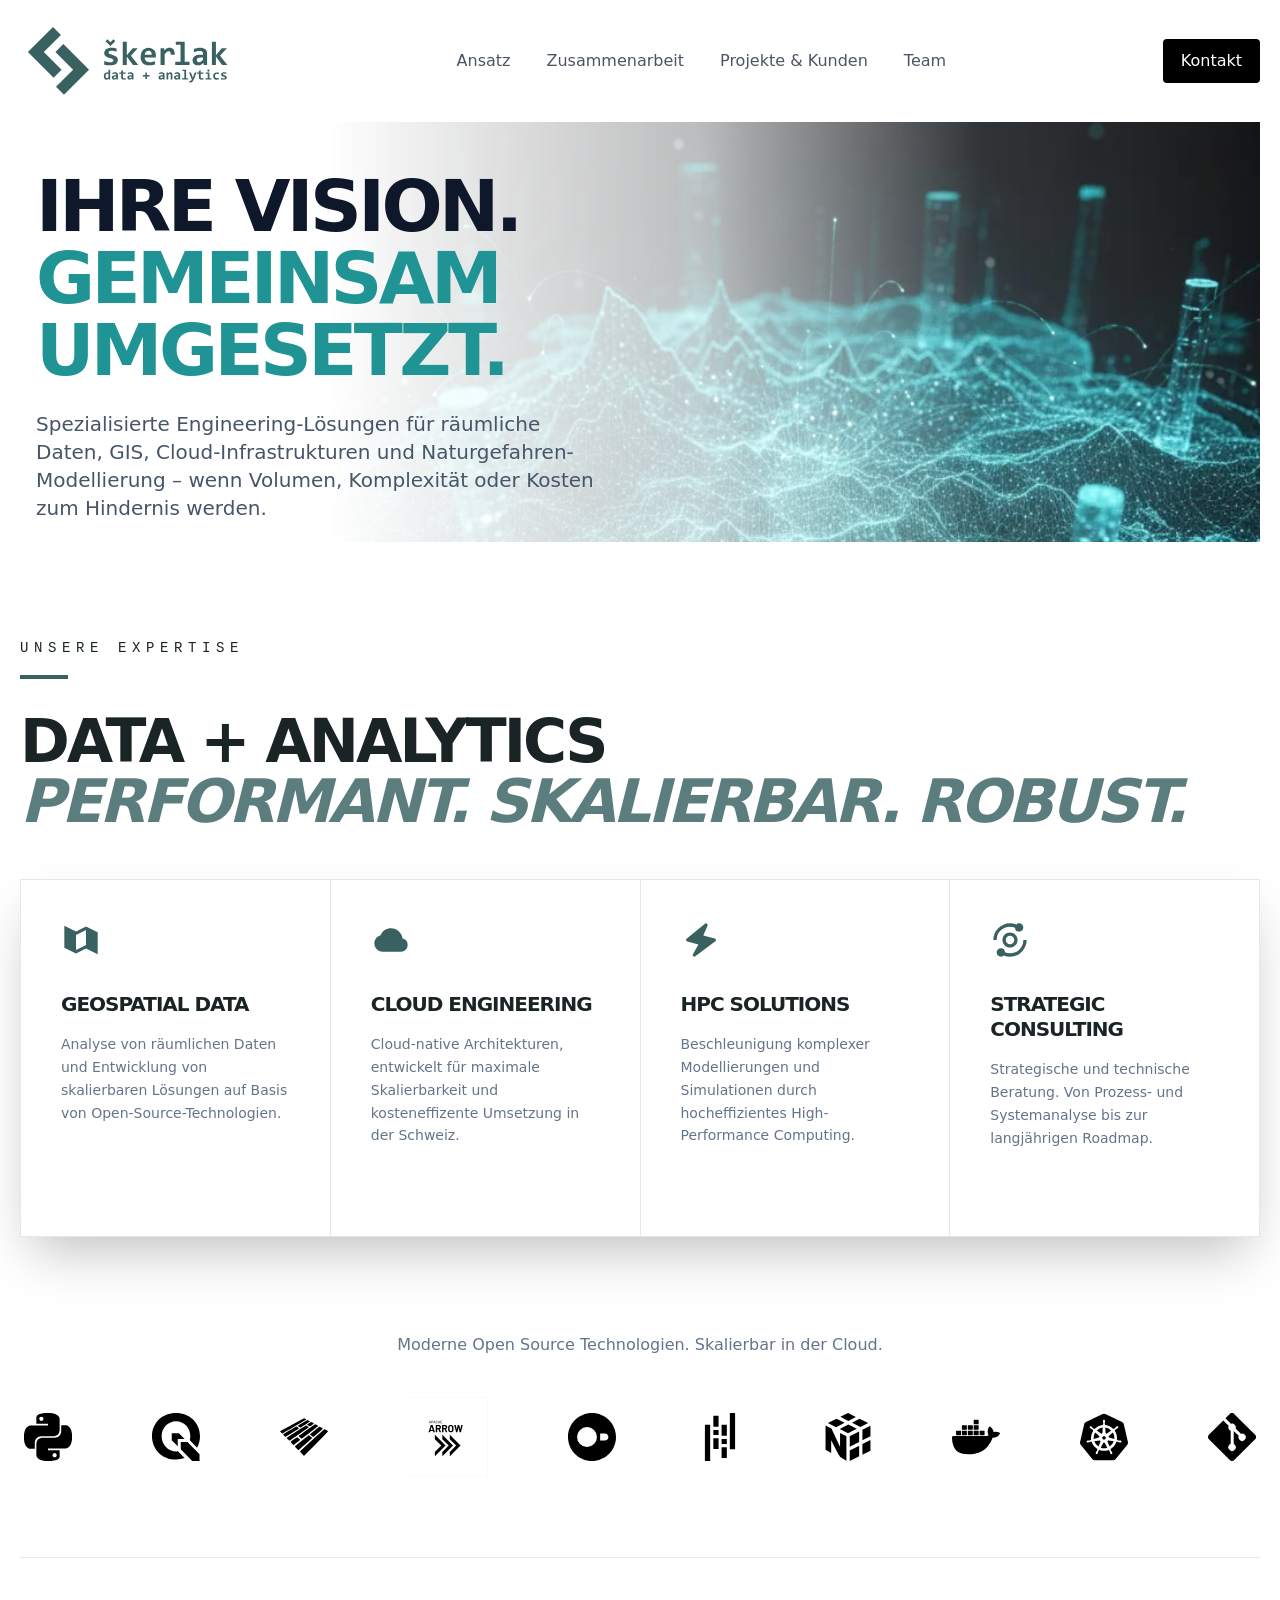
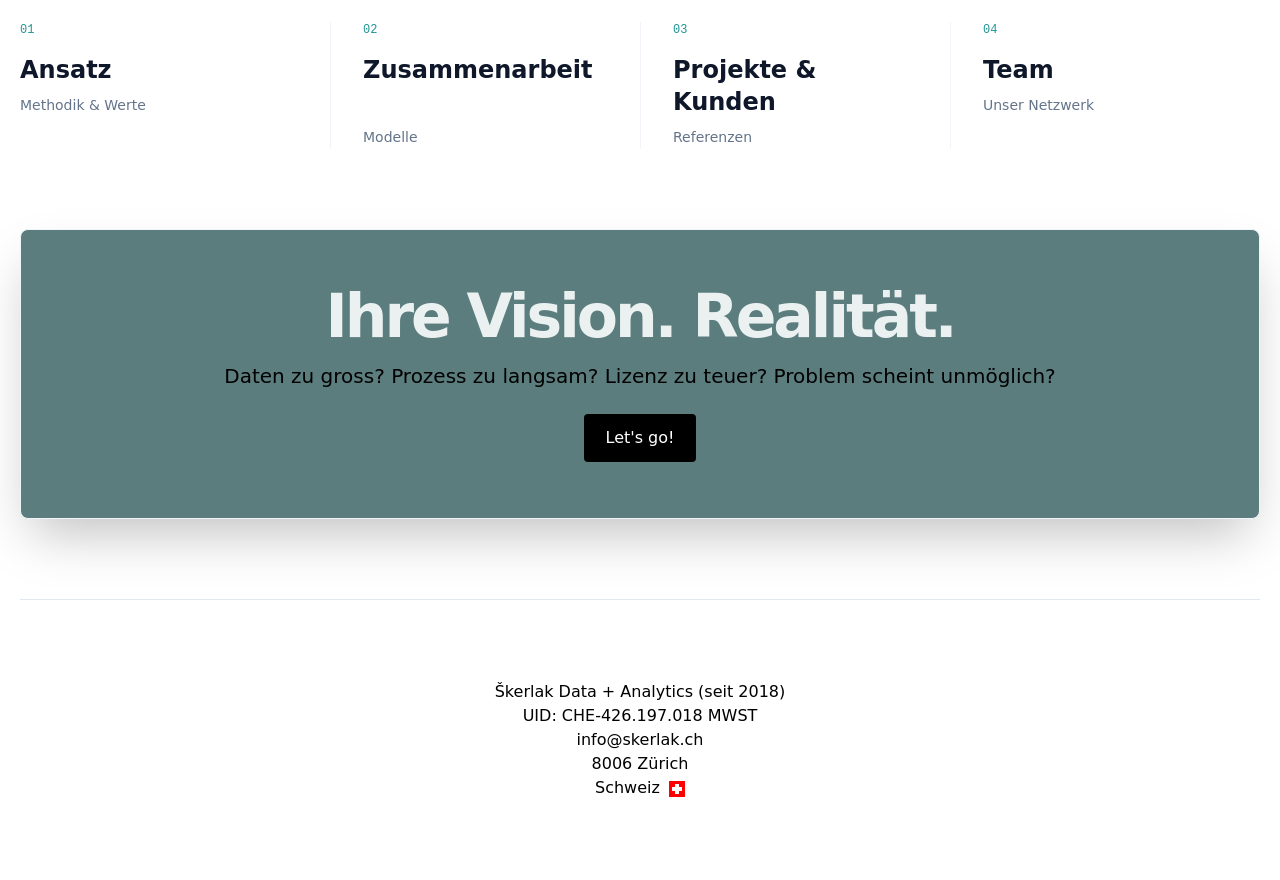
<file: index.html>
<!DOCTYPE html><html lang="en"> <head><meta charset="UTF-8"><meta name="viewport" content="width=device-width"><link rel="icon" type="image/svg+xml" href="/assets/logos/logo_2026_small.svg"><meta name="generator" content="Astro v5.16.16"><!-- <link rel="preload" as="image" href={src} alt="Hero" /> --><title>Škerlak Data + Analytics</title><link rel="canonical" href="https://bskerlak.github.io/"><meta name="description" content="Spezialisierte Engineering-Lösungen für Geodaten, Cloud-Infrastruktur und HPC in der Schweiz. Dr. Bojan Škerlak kombiniert ETH-Expertise mit pragmatischem Data Engineering für komplexe Naturgefahren-Modellierung."><meta name="robots" content="index, follow"><meta property="og:title" content="Skerlak | Geospatial Engineering &#38; HPC Consulting Switzerland"><meta property="og:type" content="website"><meta property="og:image" content="https://bskerlak.github.io/opengraph.jpg"><meta property="og:url" content="https://bskerlak.github.io/"><meta property="og:image:url" content="https://bskerlak.github.io/opengraph.jpg"><meta property="og:image:alt" content="Skerlak - Spezialisierte Engineering-Lösungen für räumliche Daten und Cloud"><meta name="twitter:card" content="summary_large_image"><meta name="twitter:site" content="@skerlak"><meta name="twitter:creator" content="@skerlak"><link rel="stylesheet" href="/assets/about.uc3eRG5L.css">
<style>.mask-linear-fade[data-astro-cid-zi4ldr3x]{mask-image:linear-gradient(90deg,#0000,#0000004d 40%,#000000e6,#000);-webkit-mask-image:linear-gradient(90deg,rgba(0,0,0,0) 0%,rgba(0,0,0,.3) 40%,rgba(0,0,0,.9) 70%,rgba(0,0,0,1) 100%);background-color:transparent}
</style></head> <body> <div class="max-w-screen-xl mx-auto px-5">  <header class="flex flex-col lg:flex-row justify-between items-center my-5">  <div class="flex w-full lg:w-auto items-center justify-between"> <a href="/" class="flex items-center gap-3"> <img src="/assets/logo_2026_wide.CNNSGHO0_Z1N1xbp.svg" alt="Site logo" loading="lazy" decoding="async" fetchpriority="auto" width="220" height="82" class="h-auto"> </a> <div class="block lg:hidden"> <button id="astronav-menu" aria-label="Toggle Menu">  <svg fill="currentColor" class="w-8 h-8 text-gray-800" width="24" height="24" viewBox="0 0 24 24" xmlns="http://www.w3.org/2000/svg"> <title>Toggle Menu</title> <path class="astronav-close-icon astronav-toggle hidden" fill-rule="evenodd" clip-rule="evenodd" d="M18.278 16.864a1 1 0 01-1.414 1.414l-4.829-4.828-4.828 4.828a1 1 0 01-1.414-1.414l4.828-4.829-4.828-4.828a1 1 0 011.414-1.414l4.829 4.828 4.828-4.828a1 1 0 111.414 1.414l-4.828 4.829 4.828 4.828z"></path> <path class="astronav-open-icon astronav-toggle" fill-rule="evenodd" d="M4 5h16a1 1 0 010 2H4a1 1 0 110-2zm0 6h16a1 1 0 010 2H4a1 1 0 010-2zm0 6h16a1 1 0 010 2H4a1 1 0 010-2z"></path> </svg>  </button> </div> </div> <nav class="astronav-items astronav-toggle hidden w-full lg:w-auto mt-2 lg:flex lg:mt-0">  <ul class="flex flex-col lg:flex-row lg:gap-3"> <li> <a href="/approach" class="flex lg:px-3 py-2 items-center text-gray-600 hover:text-gray-900"> <span> Ansatz</span>  </a> </li><li> <a href="/collaboration" class="flex lg:px-3 py-2 items-center text-gray-600 hover:text-gray-900"> <span> Zusammenarbeit</span>  </a> </li><li> <a href="/projects" class="flex lg:px-3 py-2 items-center text-gray-600 hover:text-gray-900"> <span> Projekte &amp; Kunden</span>  </a> </li><li> <a href="/about" class="flex lg:px-3 py-2 items-center text-gray-600 hover:text-gray-900"> <span> Team</span>  </a> </li> </ul>  </nav>  <script>(function(){const closeOnClick = false;

["DOMContentLoaded", "astro:after-swap"].forEach((event) => {
  document.addEventListener(event, addListeners);
});

// Function to clone and replace elements
function cloneAndReplace(element) {
  const clone = element.cloneNode(true);
  element.parentNode.replaceChild(clone, element);
}

function addListeners() {
  // Clean up existing listeners
  const oldMenuButton = document.getElementById("astronav-menu");
  if (oldMenuButton) {
    cloneAndReplace(oldMenuButton);
  }

  const oldDropdownMenus = document.querySelectorAll(".astronav-dropdown");
  oldDropdownMenus.forEach((menu) => {
    cloneAndReplace(menu);
  });

  // Mobile nav toggle
  const menuButton = document.getElementById("astronav-menu");
  menuButton && menuButton.addEventListener("click", toggleMobileNav);

  // Dropdown menus
  const dropdownMenus = document.querySelectorAll(".astronav-dropdown");
  dropdownMenus.forEach((menu) => {
    const button = menu.querySelector("button");
    button &&
      button.addEventListener("click", (event) =>
        toggleDropdownMenu(event, menu, dropdownMenus)
      );

    // Handle Submenu Dropdowns
    const dropDownSubmenus = menu.querySelectorAll(
      ".astronav-dropdown-submenu"
    );

    dropDownSubmenus.forEach((submenu) => {
      const submenuButton = submenu.querySelector("button");
      submenuButton &&
        submenuButton.addEventListener("click", (event) => {
          event.stopImmediatePropagation();
          toggleSubmenuDropdown(event, submenu);
        });
    });
  });

  // Clicking away from dropdown will remove the dropdown class
  document.addEventListener("click", closeAllDropdowns);

  if (closeOnClick) {
    handleCloseOnClick();
  }
}

function toggleMobileNav() {
  [...document.querySelectorAll(".astronav-toggle")].forEach((el) => {
    el.classList.toggle("hidden");
  });
}

function toggleDropdownMenu(event, menu, dropdownMenus) {
  toggleMenu(menu);

  // Close one dropdown when selecting another
  Array.from(dropdownMenus)
    .filter((el) => el !== menu && !menu.contains(el))
    .forEach(closeMenu);

  event.stopPropagation();
}

function toggleSubmenuDropdown(event, submenu) {
  event.stopPropagation();
  toggleMenu(submenu);

  // Close sibling submenus at the same nesting level
  const siblingSubmenus = submenu
    .closest(".astronav-dropdown")
    .querySelectorAll(".astronav-dropdown-submenu");
  Array.from(siblingSubmenus)
    .filter((el) => el !== submenu && !submenu.contains(el))
    .forEach(closeMenu);
}

function closeAllDropdowns(event) {
  const dropdownMenus = document.querySelectorAll(".dropdown-toggle");
  const dropdownParent = document.querySelectorAll(
    ".astronav-dropdown, .astronav-dropdown-submenu"
  );
  const isButtonInsideDropdown = [
    ...document.querySelectorAll(
      `.astronav-dropdown button, .astronav-dropdown label, .astronav-dropdown input,
	  .astronav-dropdown-submenu button, .astronav-dropdown-submenu label, .astronav-dropdown-submenu input,
	  #astronav-menu`
    ),
  ].some((button) => button.contains(event.target));
  if (!isButtonInsideDropdown) {
    dropdownMenus.forEach((d) => {
      // console.log("I ran", d);
      // if (!d.contains(event.target)) {
      d.classList.remove("open");
      d.removeAttribute("open");
      d.classList.add("hidden");
      // }
    });
    dropdownParent.forEach((d) => {
      d.classList.remove("open");
      d.removeAttribute("open");
      d.setAttribute("aria-expanded", "false");
    });
  }
}

function toggleMenu(menu) {
  menu.classList.toggle("open");
  const expanded = menu.getAttribute("aria-expanded") === "true";
  menu.setAttribute("aria-expanded", expanded ? "false" : "true");
  menu.hasAttribute("open")
    ? menu.removeAttribute("open")
    : menu.setAttribute("open", "");

  const dropdownToggle = menu.querySelector(".dropdown-toggle");
  const dropdownExpanded = dropdownToggle.getAttribute("aria-expanded");
  dropdownToggle.classList.toggle("hidden");
  dropdownToggle.setAttribute(
    "aria-expanded",
    dropdownExpanded === "true" ? "false" : "true"
  );
}

function closeMenu(menu) {
  // console.log("closing", menu);
  menu.classList.remove("open");
  menu.removeAttribute("open");
  menu.setAttribute("aria-expanded", "false");
  const dropdownToggles = menu.querySelectorAll(".dropdown-toggle");
  dropdownToggles.forEach((toggle) => {
    toggle.classList.add("hidden");
    toggle.setAttribute("aria-expanded", "false");
  });
}

function handleCloseOnClick() {
  const navMenuItems = document.querySelector(".astronav-items");
  const navToggle = document.getElementById("astronav-menu");
  const navLink = navMenuItems && navMenuItems.querySelectorAll("a");

  const MenuIcons = navToggle.querySelectorAll(".astronav-toggle");

  navLink &&
    navLink.forEach((item) => {
      item.addEventListener("click", () => {
        navMenuItems?.classList.add("hidden");
        MenuIcons.forEach((el) => {
          el.classList.toggle("hidden");
        });
      });
    });
}
})();</script> <div> <div class="hidden lg:flex items-center gap-4"> <a href="/contact" class="rounded text-center transition focus-visible:ring-2 ring-offset-2 ring-gray-200 px-4 py-2 bg-black text-white hover:bg-gray-800  border-2 border-transparent">Kontakt </a> </div> </div> </header>  </div>  <div class="max-w-screen-xl mx-auto px-5">  <section class="relative overflow-hidden bg-white" data-astro-cid-zi4ldr3x> <div class="absolute inset-0 z-0 pointer-events-none opacity-20 lg:opacity-100" data-astro-cid-zi4ldr3x> <div class="absolute top-0 right-0 w-full h-full lg:w-3/4 mask-linear-fade" data-astro-cid-zi4ldr3x> <picture data-astro-cid-zi4ldr3x="true"> <source srcset="/assets/mountain_mesh.CcVC2xxp_ZFjyTY.webp 400w, /assets/mountain_mesh.CcVC2xxp_thSeG.webp 800w, /assets/mountain_mesh.CcVC2xxp_ZtHkML.webp 807w" type="image/webp" sizes="100vw">  <img src="/assets/mountain_mesh.CcVC2xxp_Z2isJ8l.png" srcset="/assets/mountain_mesh.CcVC2xxp_Z2u4Xfy.png 400w, /assets/mountain_mesh.CcVC2xxp_Z1ksv5S.png 800w, /assets/mountain_mesh.CcVC2xxp_Z2isJ8l.png 807w" alt="Geospatial terrain mesh of Swiss Alps" sizes="100vw" data-astro-cid-zi4ldr3x="true" loading="lazy" decoding="async" fetchpriority="auto" width="807" height="657" class="w-full h-full object-cover object-right-top"> </picture> </div> </div> <main class="relative z-10 grid lg:grid-cols-2 place-items-center py-8 md:py-12 container mx-auto px-4 max-h-[420px] overflow-hidden" data-astro-cid-zi4ldr3x> <div class="order-2 lg:order-1" data-astro-cid-zi4ldr3x> <h1 class="text-5xl lg:text-7xl font-black text-slate-900 uppercase tracking-tighter leading-[0.9]" data-astro-cid-zi4ldr3x>
Ihre Vision. <span class="text-brand-teal" data-astro-cid-zi4ldr3x>Gemeinsam umgesetzt.</span> </h1> <p class="text-lg md:text-xl mt-6 text-slate-600 max-w-xl leading-relaxed" data-astro-cid-zi4ldr3x>
Spezialisierte Engineering-Lösungen für räumliche Daten, GIS, Cloud-Infrastrukturen und Naturgefahren-Modellierung – wenn Volumen, Komplexität oder Kosten zum Hindernis werden.
</p> </div> </main> </section>  <div class="mt-24 mb-12"> <h2 class="text-brand-dark font-mono text-[14px] uppercase tracking-[0.4em] mb-4">Unsere Expertise</h2> <div class="w-12 h-1 bg-brand-deep mb-8"></div> <h3 class="text-4xl lg:text-6xl font-black text-brand-dark uppercase tracking-tighter leading-none">
Data + Analytics <br> <span class="text-brand-muted italic">Performant. Skalierbar. Robust.</span> </h3> </div> <div class="grid md:grid-cols-2 lg:grid-cols-4 gap-px bg-slate-200 border border-slate-200 shadow-2xl"> <div class="bg-white p-10 hover:bg-brand-light transition-all group min-h-[320px] flex flex-col justify-between"> <div> <div class="text-brand-deep mb-8 transform group-hover:scale-110 transition-transform"> <svg width="1em" height="1em" class="w-10 h-10" data-icon="bx:bxs-map-alt">   <symbol id="ai:bx:bxs-map-alt" viewBox="0 0 24 24"><path d="M9 6.882l-7-3.5v13.236l7 3.5l6-3l7 3.5V7.382l-7-3.5l-6 3zM15 15l-6 3V9l6-3v9z" fill="currentColor"/></symbol><use href="#ai:bx:bxs-map-alt"></use>  </svg> </div> <h3 class="font-bold text-xl uppercase tracking-tighter leading-tight mb-4 text-brand-dark"> Geospatial Data </h3> <p class="text-slate-500 text-sm leading-relaxed">Analyse von räumlichen Daten und Entwicklung von skalierbaren Lösungen auf Basis von Open-Source-Technologien.</p> </div> <div class="mt-8 text-[10px] font-mono text-brand-muted opacity-0 group-hover:opacity-100 transition-opacity uppercase tracking-widest"> Offen. Flexibel. Zukunftssicher. </div> </div><div class="bg-white p-10 hover:bg-brand-light transition-all group min-h-[320px] flex flex-col justify-between"> <div> <div class="text-brand-deep mb-8 transform group-hover:scale-110 transition-transform"> <svg width="1em" height="1em" class="w-10 h-10" data-icon="bx:bxs-cloud">   <symbol id="ai:bx:bxs-cloud" viewBox="0 0 24 24"><path d="M18.944 11.112C18.507 7.67 15.56 5 12 5C9.244 5 6.85 6.611 5.757 9.15C3.609 9.792 2 11.82 2 14c0 2.757 2.243 5 5 5h11c2.206 0 4-1.794 4-4a4.01 4.01 0 0 0-3.056-3.888z" fill="currentColor"/></symbol><use href="#ai:bx:bxs-cloud"></use>  </svg> </div> <h3 class="font-bold text-xl uppercase tracking-tighter leading-tight mb-4 text-brand-dark"> Cloud Engineering </h3> <p class="text-slate-500 text-sm leading-relaxed">Cloud-native Architekturen, entwickelt für maximale Skalierbarkeit und kosteneffizente Umsetzung in der Schweiz.</p> </div> <div class="mt-8 text-[10px] font-mono text-brand-muted opacity-0 group-hover:opacity-100 transition-opacity uppercase tracking-widest"> Skalierbar. Sicher. Effizient. </div> </div><div class="bg-white p-10 hover:bg-brand-light transition-all group min-h-[320px] flex flex-col justify-between"> <div> <div class="text-brand-deep mb-8 transform group-hover:scale-110 transition-transform"> <svg width="1em" height="1em" class="w-10 h-10" data-icon="bx:bxs-zap">   <symbol id="ai:bx:bxs-zap" viewBox="0 0 24 24"><path d="M20.98 11.802a.995.995 0 0 0-.738-.771l-6.86-1.716l2.537-5.921a.998.998 0 0 0-.317-1.192a.996.996 0 0 0-1.234.024l-11 9a1 1 0 0 0 .39 1.744l6.719 1.681l-3.345 5.854A1.001 1.001 0 0 0 8 22a.995.995 0 0 0 .6-.2l12-9a1 1 0 0 0 .38-.998z" fill="currentColor"/></symbol><use href="#ai:bx:bxs-zap"></use>  </svg> </div> <h3 class="font-bold text-xl uppercase tracking-tighter leading-tight mb-4 text-brand-dark"> HPC Solutions </h3> <p class="text-slate-500 text-sm leading-relaxed">Beschleunigung komplexer Modellierungen und Simulationen durch hocheffizientes High-Performance Computing.</p> </div> <div class="mt-8 text-[10px] font-mono text-brand-muted opacity-0 group-hover:opacity-100 transition-opacity uppercase tracking-widest"> Extreme Leistung. Swiss Made. </div> </div><div class="bg-white p-10 hover:bg-brand-light transition-all group min-h-[320px] flex flex-col justify-between"> <div> <div class="text-brand-deep mb-8 transform group-hover:scale-110 transition-transform"> <svg width="1em" height="1em" class="w-10 h-10" data-icon="bx:bx-analyse">   <symbol id="ai:bx:bx-analyse" viewBox="0 0 24 24"><path fill="currentColor" d="M2 12h2a8 8 0 0 1 2.337-5.663a7.9 7.9 0 0 1 2.542-1.71a8.12 8.12 0 0 1 6.13-.041A2.49 2.49 0 0 0 17.5 7C18.886 7 20 5.886 20 4.5S18.886 2 17.5 2c-.689 0-1.312.276-1.763.725c-2.431-.973-5.223-.958-7.635.059a9.9 9.9 0 0 0-3.18 2.139a9.9 9.9 0 0 0-2.14 3.179A10 10 0 0 0 2 12m17.373 3.122c-.401.952-.977 1.808-1.71 2.541s-1.589 1.309-2.542 1.71a8.12 8.12 0 0 1-6.13.041A2.49 2.49 0 0 0 6.5 17C5.114 17 4 18.114 4 19.5S5.114 22 6.5 22c.689 0 1.312-.276 1.763-.725A10 10 0 0 0 12 22a9.98 9.98 0 0 0 9.217-6.102A10 10 0 0 0 22 12h-2a8 8 0 0 1-.627 3.122"/><path fill="currentColor" d="M12 7.462c-2.502 0-4.538 2.036-4.538 4.538S9.498 16.538 12 16.538s4.538-2.036 4.538-4.538S14.502 7.462 12 7.462m0 7.076c-1.399 0-2.538-1.139-2.538-2.538S10.601 9.462 12 9.462s2.538 1.139 2.538 2.538s-1.139 2.538-2.538 2.538"/></symbol><use href="#ai:bx:bx-analyse"></use>  </svg> </div> <h3 class="font-bold text-xl uppercase tracking-tighter leading-tight mb-4 text-brand-dark"> Strategic Consulting </h3> <p class="text-slate-500 text-sm leading-relaxed">Strategische und technische Beratung. Von Prozess- und Systemanalyse bis zur langjährigen Roadmap.</p> </div> <div class="mt-8 text-[10px] font-mono text-brand-muted opacity-0 group-hover:opacity-100 transition-opacity uppercase tracking-widest"> Klarheit ermöglicht Resultate. </div> </div> </div> <div class="mt-24"> <h2 class="text-center text-slate-500">Moderne Open Source Technologien. Skalierbar in der Cloud.</h2> <div class="flex gap-8 md:gap-20 items-center justify-center mt-10 flex-wrap"> <svg width="1em" height="1em" class="size-8 md:size-12" data-icon="simple-icons:python">   <symbol id="ai:simple-icons:python" viewBox="0 0 24 24"><path fill="currentColor" d="m14.25.18l.9.2l.73.26l.59.3l.45.32l.34.34l.25.34l.16.33l.1.3l.04.26l.02.2l-.01.13V8.5l-.05.63l-.13.55l-.21.46l-.26.38l-.3.31l-.33.25l-.35.19l-.35.14l-.33.1l-.3.07l-.26.04l-.21.02H8.77l-.69.05l-.59.14l-.5.22l-.41.27l-.33.32l-.27.35l-.2.36l-.15.37l-.1.35l-.07.32l-.04.27l-.02.21v3.06H3.17l-.21-.03l-.28-.07l-.32-.12l-.35-.18l-.36-.26l-.36-.36l-.35-.46l-.32-.59l-.28-.73l-.21-.88l-.14-1.05l-.05-1.23l.06-1.22l.16-1.04l.24-.87l.32-.71l.36-.57l.4-.44l.42-.33l.42-.24l.4-.16l.36-.1l.32-.05l.24-.01h.16l.06.01h8.16v-.83H6.18l-.01-2.75l-.02-.37l.05-.34l.11-.31l.17-.28l.25-.26l.31-.23l.38-.2l.44-.18l.51-.15l.58-.12l.64-.1l.71-.06l.77-.04l.84-.02l1.27.05zm-6.3 1.98l-.23.33l-.08.41l.08.41l.23.34l.33.22l.41.09l.41-.09l.33-.22l.23-.34l.08-.41l-.08-.41l-.23-.33l-.33-.22l-.41-.09l-.41.09zm13.09 3.95l.28.06l.32.12l.35.18l.36.27l.36.35l.35.47l.32.59l.28.73l.21.88l.14 1.04l.05 1.23l-.06 1.23l-.16 1.04l-.24.86l-.32.71l-.36.57l-.4.45l-.42.33l-.42.24l-.4.16l-.36.09l-.32.05l-.24.02l-.16-.01h-8.22v.82h5.84l.01 2.76l.02.36l-.05.34l-.11.31l-.17.29l-.25.25l-.31.24l-.38.2l-.44.17l-.51.15l-.58.13l-.64.09l-.71.07l-.77.04l-.84.01l-1.27-.04l-1.07-.14l-.9-.2l-.73-.25l-.59-.3l-.45-.33l-.34-.34l-.25-.34l-.16-.33l-.1-.3l-.04-.25l-.02-.2l.01-.13v-5.34l.05-.64l.13-.54l.21-.46l.26-.38l.3-.32l.33-.24l.35-.2l.35-.14l.33-.1l.3-.06l.26-.04l.21-.02l.13-.01h5.84l.69-.05l.59-.14l.5-.21l.41-.28l.33-.32l.27-.35l.2-.36l.15-.36l.1-.35l.07-.32l.04-.28l.02-.21V6.07h2.09l.14.01zm-6.47 14.25l-.23.33l-.08.41l.08.41l.23.33l.33.23l.41.08l.41-.08l.33-.23l.23-.33l.08-.41l-.08-.41l-.23-.33l-.33-.23l-.41-.08l-.41.08z"/></symbol><use href="#ai:simple-icons:python"></use>  </svg> <svg width="1em" height="1em" class="size-8 md:size-12" data-icon="simple-icons:qgis">   <symbol id="ai:simple-icons:qgis" viewBox="0 0 24 24"><path fill="currentColor" d="M12.879 13.006v3.65l-3.004-3.048v-3.495h3.582l2.852 2.893zm10.886 7.606V24h-3.654l-5.73-5.9v-3.55h3.354zm-10.828-1.448l3.372 3.371c-1.309.442-2.557.726-4.325.726C5.136 23.26 0 18.243 0 11.565C0 4.92 5.136 0 11.984 0C18.864 0 24 4.952 24 11.565c0 2.12-.523 4.076-1.457 5.759l-3.625-3.725a8.4 8.4 0 0 0 .24-2.005c0-4.291-3.148-7.527-7.1-7.527c-3.954 0-7.248 3.236-7.248 7.527s3.33 7.6 7.247 7.6c.548 0 .661.017.88-.03"/></symbol><use href="#ai:simple-icons:qgis"></use>  </svg> <svg width="1em" height="1em" class="size-8 md:size-12" data-icon="simple-icons:apacheparquet">   <symbol id="ai:simple-icons:apacheparquet" viewBox="0 0 24 24"><path fill="currentColor" d="M10.953 20.391c-.95-1.013-.978-1.057-.807-1.248c.27-.304 11.811-10.868 11.977-10.964c.143-.083 1.558.6 1.867.902c.119.115-.8 1.098-5.817 6.218c-3.277 3.345-6.021 6.095-6.097 6.112c-.076.016-.582-.442-1.123-1.02M8.333 17.7c-.511-.515-.835-.92-.803-1.003c.058-.152 6.693-5.515 6.817-5.51c.153.005 1.714 1.191 1.714 1.302c0 .116-6.67 6.073-6.8 6.073c-.038 0-.456-.388-.928-.862M5.91 15.227c-.4-.448-.652-.81-.598-.86c.28-.26 3.164-2.26 3.26-2.26c.154.002 1.547 1.196 1.547 1.327c0 .161-3.124 2.566-3.334 2.566c-.1 0-.494-.348-.875-.773m-1.988-2.04c-.574-.58-.642-.69-.512-.81c.187-.174 9.357-6.094 9.545-6.162c.146-.053 1.417.716 1.417.858c0 .102-9.401 6.685-9.63 6.744c-.091.023-.435-.241-.82-.63m6.117-.935c-.379-.314-.687-.626-.684-.692c.002-.066.337-.354.743-.64c.406-.285 2.227-1.587 4.046-2.894s3.383-2.376 3.474-2.376c.245 0 1.485.717 1.445.835c-.057.173-8.012 6.336-8.179 6.337c-.086 0-.467-.256-.845-.57m-7.963-.923c-.452-.478-.518-.593-.4-.701c.103-.093 5.783-3.449 6.47-3.821c.114-.062 1.318.807 1.28.922c-.05.15-6.456 4.172-6.645 4.172c-.09 0-.408-.257-.705-.572m13.735.038c-.416-.298-.772-.59-.792-.65c-.028-.083 3.74-3.215 4.595-3.818c.166-.118.297-.079 1.01.301c.45.24.818.485.817.545c-.002.152-4.487 4.098-4.7 4.135c-.096.016-.515-.214-.93-.513M.547 9.707L0 9.156l.243-.158c.133-.086 2.841-1.563 6.018-3.282l5.775-3.126l.553.27c.303.15.552.322.552.384c0 .084-11.875 7.018-12.02 7.018c-.015 0-.274-.249-.574-.553zm8.88-2.79c-.269-.2-.487-.418-.487-.483s1.083-.755 2.406-1.534l2.405-1.417l.617.33c.34.18.617.363.617.406c0 .122-4.715 3.07-4.904 3.067c-.092-.001-.387-.167-.655-.368Zm4.816-.612c-.325-.2-.589-.418-.588-.484c.002-.112 1.64-1.209 1.909-1.279c.123-.032 1.226.55 1.315.694c.027.044-.031.15-.128.237c-.333.296-1.7 1.202-1.81 1.199c-.06-.002-.374-.167-.698-.367"/></symbol><use href="#ai:simple-icons:apacheparquet"></use>  </svg> <img class="size-8 md:size-20" src="/assets/logos/arrow-logo_vertical_black-txt_transparent-bg.svg"> <svg width="1em" height="1em" class="size-8 md:size-12" data-icon="simple-icons:duckdb">   <symbol id="ai:simple-icons:duckdb" viewBox="0 0 24 24"><path fill="currentColor" d="M12 0C5.363 0 0 5.363 0 12s5.363 12 12 12s12-5.363 12-12S18.637 0 12 0M9.502 7.03a4.974 4.974 0 0 1 4.97 4.97a4.974 4.974 0 0 1-4.97 4.97A4.974 4.974 0 0 1 4.532 12a4.974 4.974 0 0 1 4.97-4.97m6.563 3.183h2.351c.98 0 1.787.782 1.787 1.762s-.807 1.789-1.787 1.789h-2.351z"/></symbol><use href="#ai:simple-icons:duckdb"></use>  </svg> <svg width="1em" height="1em" class="size-8 md:size-12" data-icon="simple-icons:pandas">   <symbol id="ai:simple-icons:pandas" viewBox="0 0 24 24"><path fill="currentColor" d="M16.922 0h2.623v18.104h-2.623zm-4.126 12.94h2.623v2.57h-2.623zm0-7.037h2.623v5.446h-2.623zm0 11.197h2.623v5.446h-2.623zM4.456 5.896h2.622V24H4.455zm4.213 2.559h2.623v2.57H8.67zm0 4.151h2.623v5.447H8.67zm0-11.187h2.623v5.446H8.67Z"/></symbol><use href="#ai:simple-icons:pandas"></use>  </svg> <svg width="1em" height="1em" class="size-8 md:size-12" data-icon="simple-icons:numpy">   <symbol id="ai:simple-icons:numpy" viewBox="0 0 24 24"><path fill="currentColor" d="m10.315 4.876l-4.01-2.024l-4.401 2.196l4.118 2.068zm1.838.928l4.205 2.122l-4.363 2.19l-4.125-2.07zm5.615-2.922l4.32 2.166l-3.863 1.94l-4.213-2.125zM15.91 1.95L12.021 0L8.174 1.92l4.007 2.02zm-3.04 16.744V24l4.711-2.35l-.005-5.31zm4.704-4.206l-.005-5.253l-4.699 2.336v5.254zm5.655-.984v5.327l-4.018 2.005l-.002-5.303zm0-1.863v-5.22l-4.025 2.001l.003 5.264zm-12.022-.07L8.033 9.976v6.895s-3.88-8.257-4.24-8.998c-.046-.096-.237-.201-.285-.227A358 358 0 0 0 .773 6.25v12.18l2.82 1.508V13.57s3.84 7.378 3.878 7.458c.04.08.425.858.837 1.132c.548.363 2.899 1.776 2.899 1.776z"/></symbol><use href="#ai:simple-icons:numpy"></use>  </svg> <svg width="1em" height="1em" class="size-8 md:size-12" data-icon="simple-icons:docker">   <symbol id="ai:simple-icons:docker" viewBox="0 0 24 24"><path fill="currentColor" d="M13.983 11.078h2.119a.186.186 0 0 0 .186-.185V9.006a.186.186 0 0 0-.186-.186h-2.119a.185.185 0 0 0-.185.185v1.888c0 .102.083.185.185.185m-2.954-5.43h2.118a.186.186 0 0 0 .186-.186V3.574a.186.186 0 0 0-.186-.185h-2.118a.185.185 0 0 0-.185.185v1.888c0 .102.082.185.185.185m0 2.716h2.118a.187.187 0 0 0 .186-.186V6.29a.186.186 0 0 0-.186-.185h-2.118a.185.185 0 0 0-.185.185v1.887c0 .102.082.185.185.186m-2.93 0h2.12a.186.186 0 0 0 .184-.186V6.29a.185.185 0 0 0-.185-.185H8.1a.185.185 0 0 0-.185.185v1.887c0 .102.083.185.185.186m-2.964 0h2.119a.186.186 0 0 0 .185-.186V6.29a.185.185 0 0 0-.185-.185H5.136a.186.186 0 0 0-.186.185v1.887c0 .102.084.185.186.186m5.893 2.715h2.118a.186.186 0 0 0 .186-.185V9.006a.186.186 0 0 0-.186-.186h-2.118a.185.185 0 0 0-.185.185v1.888c0 .102.082.185.185.185m-2.93 0h2.12a.185.185 0 0 0 .184-.185V9.006a.185.185 0 0 0-.184-.186h-2.12a.185.185 0 0 0-.184.185v1.888c0 .102.083.185.185.185m-2.964 0h2.119a.185.185 0 0 0 .185-.185V9.006a.185.185 0 0 0-.184-.186h-2.12a.186.186 0 0 0-.186.186v1.887c0 .102.084.185.186.185m-2.92 0h2.12a.185.185 0 0 0 .184-.185V9.006a.185.185 0 0 0-.184-.186h-2.12a.185.185 0 0 0-.184.185v1.888c0 .102.082.185.185.185M23.763 9.89c-.065-.051-.672-.51-1.954-.51q-.508.001-1.01.087c-.248-1.7-1.653-2.53-1.716-2.566l-.344-.199l-.226.327c-.284.438-.49.922-.612 1.43c-.23.97-.09 1.882.403 2.661c-.595.332-1.55.413-1.744.42H.751a.75.75 0 0 0-.75.748a11.4 11.4 0 0 0 .692 4.062c.545 1.428 1.355 2.48 2.41 3.124c1.18.723 3.1 1.137 5.275 1.137a15.7 15.7 0 0 0 2.93-.266a12.3 12.3 0 0 0 3.823-1.389a10.5 10.5 0 0 0 2.61-2.136c1.252-1.418 1.998-2.997 2.553-4.4h.221c1.372 0 2.215-.549 2.68-1.009c.309-.293.55-.65.707-1.046l.098-.288Z"/></symbol><use href="#ai:simple-icons:docker"></use>  </svg> <svg width="1em" height="1em" class="size-8 md:size-12" data-icon="simple-icons:kubernetes">   <symbol id="ai:simple-icons:kubernetes" viewBox="0 0 24 24"><path fill="currentColor" d="m10.204 14.35l.007.01l-.999 2.413a5.17 5.17 0 0 1-2.075-2.597l2.578-.437l.004.005a.44.44 0 0 1 .484.606zm-.833-2.129a.44.44 0 0 0 .173-.756l.002-.011L7.585 9.7a5.14 5.14 0 0 0-.73 3.255l2.514-.725zm1.145-1.98a.44.44 0 0 0 .699-.337l.01-.005l.15-2.62a5.14 5.14 0 0 0-3.01 1.442l2.147 1.523zm.76 2.75l.723.349l.722-.347l.18-.78l-.5-.623h-.804l-.5.623l.179.779zm1.5-3.095a.44.44 0 0 0 .7.336l.008.003l2.134-1.513a5.2 5.2 0 0 0-2.992-1.442l.148 2.615zm10.876 5.97l-5.773 7.181a1.6 1.6 0 0 1-1.248.594l-9.261.003a1.6 1.6 0 0 1-1.247-.596l-5.776-7.18a1.58 1.58 0 0 1-.307-1.34L2.1 5.573c.108-.47.425-.864.863-1.073L11.305.513a1.6 1.6 0 0 1 1.385 0l8.345 3.985c.438.209.755.604.863 1.073l2.062 8.955c.108.47-.005.963-.308 1.34m-3.289-2.057c-.042-.01-.103-.026-.145-.034c-.174-.033-.315-.025-.479-.038c-.35-.037-.638-.067-.895-.148c-.105-.04-.18-.165-.216-.216l-.201-.059a6.5 6.5 0 0 0-.105-2.332a6.5 6.5 0 0 0-.936-2.163c.052-.047.15-.133.177-.159c.008-.09.001-.183.094-.282c.197-.185.444-.338.743-.522c.142-.084.273-.137.415-.242c.032-.024.076-.062.11-.089c.24-.191.295-.52.123-.736s-.506-.236-.745-.045c-.034.027-.08.062-.111.088c-.134.116-.217.23-.33.35c-.246.25-.45.458-.673.609c-.097.056-.239.037-.303.033l-.19.135a6.55 6.55 0 0 0-4.146-2.003l-.012-.223c-.065-.062-.143-.115-.163-.25c-.022-.268.015-.557.057-.905c.023-.163.061-.298.068-.475c.001-.04-.001-.099-.001-.142c0-.306-.224-.555-.5-.555c-.275 0-.499.249-.499.555l.001.014c0 .041-.002.092 0 .128c.006.177.044.312.067.475c.042.348.078.637.056.906a.55.55 0 0 1-.162.258l-.012.211a6.42 6.42 0 0 0-4.166 2.003l-.18-.128c-.09.012-.18.04-.297-.029c-.223-.15-.427-.358-.673-.608c-.113-.12-.195-.234-.329-.349l-.111-.088a.6.6 0 0 0-.348-.132a.48.48 0 0 0-.398.176c-.172.216-.117.546.123.737l.007.005l.104.083c.142.105.272.159.414.242c.299.185.546.338.743.522c.076.082.09.226.1.288l.16.143a6.46 6.46 0 0 0-1.02 4.506l-.208.06c-.055.072-.133.184-.215.217c-.257.081-.546.11-.895.147c-.164.014-.305.006-.48.039c-.037.007-.09.02-.133.03l-.004.002l-.007.002c-.295.071-.484.342-.423.608c.061.267.349.429.645.365l.007-.001l.01-.003l.129-.029c.17-.046.294-.113.448-.172c.33-.118.604-.217.87-.256c.112-.009.23.069.288.101l.217-.037a6.5 6.5 0 0 0 2.88 3.596l-.09.218c.033.084.069.199.044.282c-.097.252-.263.517-.452.813c-.091.136-.185.242-.268.399c-.02.037-.045.095-.064.134c-.128.275-.034.591.213.71c.248.12.556-.007.69-.282v-.002c.02-.039.046-.09.062-.127c.07-.162.094-.301.144-.458c.132-.332.205-.68.387-.897c.05-.06.13-.082.215-.105l.113-.205a6.45 6.45 0 0 0 4.609.012l.106.192c.086.028.18.042.256.155c.136.232.229.507.342.84c.05.156.074.295.145.457c.016.037.043.09.062.129c.133.276.442.402.69.282c.247-.118.341-.435.213-.71c-.02-.039-.045-.096-.065-.134c-.083-.156-.177-.261-.268-.398c-.19-.296-.346-.541-.443-.793c-.04-.13.007-.21.038-.294c-.018-.022-.059-.144-.083-.202a6.5 6.5 0 0 0 2.88-3.622c.064.01.176.03.213.038c.075-.05.144-.114.28-.104c.266.039.54.138.87.256c.154.06.277.128.448.173c.036.01.088.019.13.028l.009.003l.007.001c.297.064.584-.098.645-.365c.06-.266-.128-.537-.423-.608M16.4 9.701l-1.95 1.746v.005a.44.44 0 0 0 .173.757l.003.01l2.526.728a5.2 5.2 0 0 0-.108-1.674A5.2 5.2 0 0 0 16.4 9.7zm-4.013 5.325a.44.44 0 0 0-.404-.232a.44.44 0 0 0-.372.233h-.002l-1.268 2.292a5.16 5.16 0 0 0 3.326.003l-1.27-2.296zm1.888-1.293a.44.44 0 0 0-.27.036a.44.44 0 0 0-.214.572l-.003.004l1.01 2.438a5.15 5.15 0 0 0 2.081-2.615l-2.6-.44z"/></symbol><use href="#ai:simple-icons:kubernetes"></use>  </svg> <svg width="1em" height="1em" class="size-8 md:size-12" data-icon="simple-icons:git">   <symbol id="ai:simple-icons:git" viewBox="0 0 24 24"><path fill="currentColor" d="M23.546 10.93L13.067.452a1.55 1.55 0 0 0-2.188 0L8.708 2.627l2.76 2.76a1.838 1.838 0 0 1 2.327 2.341l2.658 2.66a1.838 1.838 0 0 1 1.9 3.039a1.837 1.837 0 0 1-2.6 0a1.85 1.85 0 0 1-.404-1.996L12.86 8.955v6.525c.176.086.342.203.488.348a1.85 1.85 0 0 1 0 2.6a1.844 1.844 0 0 1-2.609 0a1.834 1.834 0 0 1 0-2.598c.182-.18.387-.316.605-.406V8.835a1.834 1.834 0 0 1-.996-2.41L7.636 3.7L.45 10.881c-.6.605-.6 1.584 0 2.189l10.48 10.477a1.545 1.545 0 0 0 2.186 0l10.43-10.43a1.544 1.544 0 0 0 0-2.187"/></symbol><use href="#ai:simple-icons:git"></use>  </svg> </div> </div> <section class="mt-20 mb-20 border-t border-slate-200 pt-16"> <div class="grid lg:grid-cols-4 gap-0 divide-y lg:divide-y-0 lg:divide-x divide-slate-100"> <a href="/approach" class="group py-8 lg:py-0 lg:px-8 first:pl-0 flex flex-col justify-between transition-all"> <div> <span class="text-xs font-mono text-brand-teal mb-4 block">01</span> <h3 class="text-2xl font-bold text-slate-900 group-hover:translate-x-1 transition-transform"> Ansatz <span class="text-brand-teal opacity-0 group-hover:opacity-100 transition-opacity">→</span> </h3> <p class="text-slate-500 text-sm mt-2 leading-relaxed"> Methodik &amp; Werte </p> </div> </a><a href="/collaboration" class="group py-8 lg:py-0 lg:px-8 first:pl-0 flex flex-col justify-between transition-all"> <div> <span class="text-xs font-mono text-brand-teal mb-4 block">02</span> <h3 class="text-2xl font-bold text-slate-900 group-hover:translate-x-1 transition-transform"> Zusammenarbeit <span class="text-brand-teal opacity-0 group-hover:opacity-100 transition-opacity">→</span> </h3> <p class="text-slate-500 text-sm mt-2 leading-relaxed"> Modelle </p> </div> </a><a href="/projects" class="group py-8 lg:py-0 lg:px-8 first:pl-0 flex flex-col justify-between transition-all"> <div> <span class="text-xs font-mono text-brand-teal mb-4 block">03</span> <h3 class="text-2xl font-bold text-slate-900 group-hover:translate-x-1 transition-transform"> Projekte &amp; Kunden <span class="text-brand-teal opacity-0 group-hover:opacity-100 transition-opacity">→</span> </h3> <p class="text-slate-500 text-sm mt-2 leading-relaxed"> Referenzen </p> </div> </a><a href="/about" class="group py-8 lg:py-0 lg:px-8 first:pl-0 flex flex-col justify-between transition-all"> <div> <span class="text-xs font-mono text-brand-teal mb-4 block">04</span> <h3 class="text-2xl font-bold text-slate-900 group-hover:translate-x-1 transition-transform"> Team <span class="text-brand-teal opacity-0 group-hover:opacity-100 transition-opacity">→</span> </h3> <p class="text-slate-500 text-sm mt-2 leading-relaxed"> Unser Netzwerk </p> </div> </a> </div> </section> <div class="bg-brand-muted p-10 md:px-14 md:py-14 mt-10 container mx-auto px-4 rounded-lg shadow-2xl flex flex-col items-center text-center border border-slate-100"> <h2 class="text-brand-light text-4xl md:text-6xl font-black tracking-tighter leading-none">
Ihre Vision. Realität.
</h2> <p class="text-brand-muted-500 mt-4 text-lg md:text-xl">
Daten zu gross? Prozess zu langsam? Lizenz zu teuer? Problem scheint unmöglich?
</p> <div class="flex mt-6 text-brand-teal"> <a href="/contact" class="rounded text-center transition focus-visible:ring-2 ring-offset-2 ring-gray-200 px-5 py-2.5 bg-black text-white hover:bg-gray-800  border-2 border-transparent">Let's go! </a> </div> </div> <section class="border-b border-slate-200 pb-20"></section>  </div>  <footer class="my-20"> <div class="text-center"> <p>Škerlak Data + Analytics (seit 2018)</p> <p>UID: CHE-426.197.018 MWST</p> <p><a href="mailto:info@skerlak.ch" class="hover:underline">info@skerlak.ch</a></p> <p> 8006 Zürich </p> <p>Schweiz
<span class="inline-block ml-1 align-middle" aria-label="Swiss flag"> <svg xmlns="http://www.w3.org/2000/svg" viewBox="0 0 512 512" width="16" height="16"> <rect width="512" height="512" fill="#FF0000"></rect> <rect x="192" y="96" width="128" height="320" fill="#fff"></rect> <rect x="96" y="192" width="320" height="128" fill="#fff"></rect> </svg> </span> </p> </div> </footer>  </body> </html>
</file>
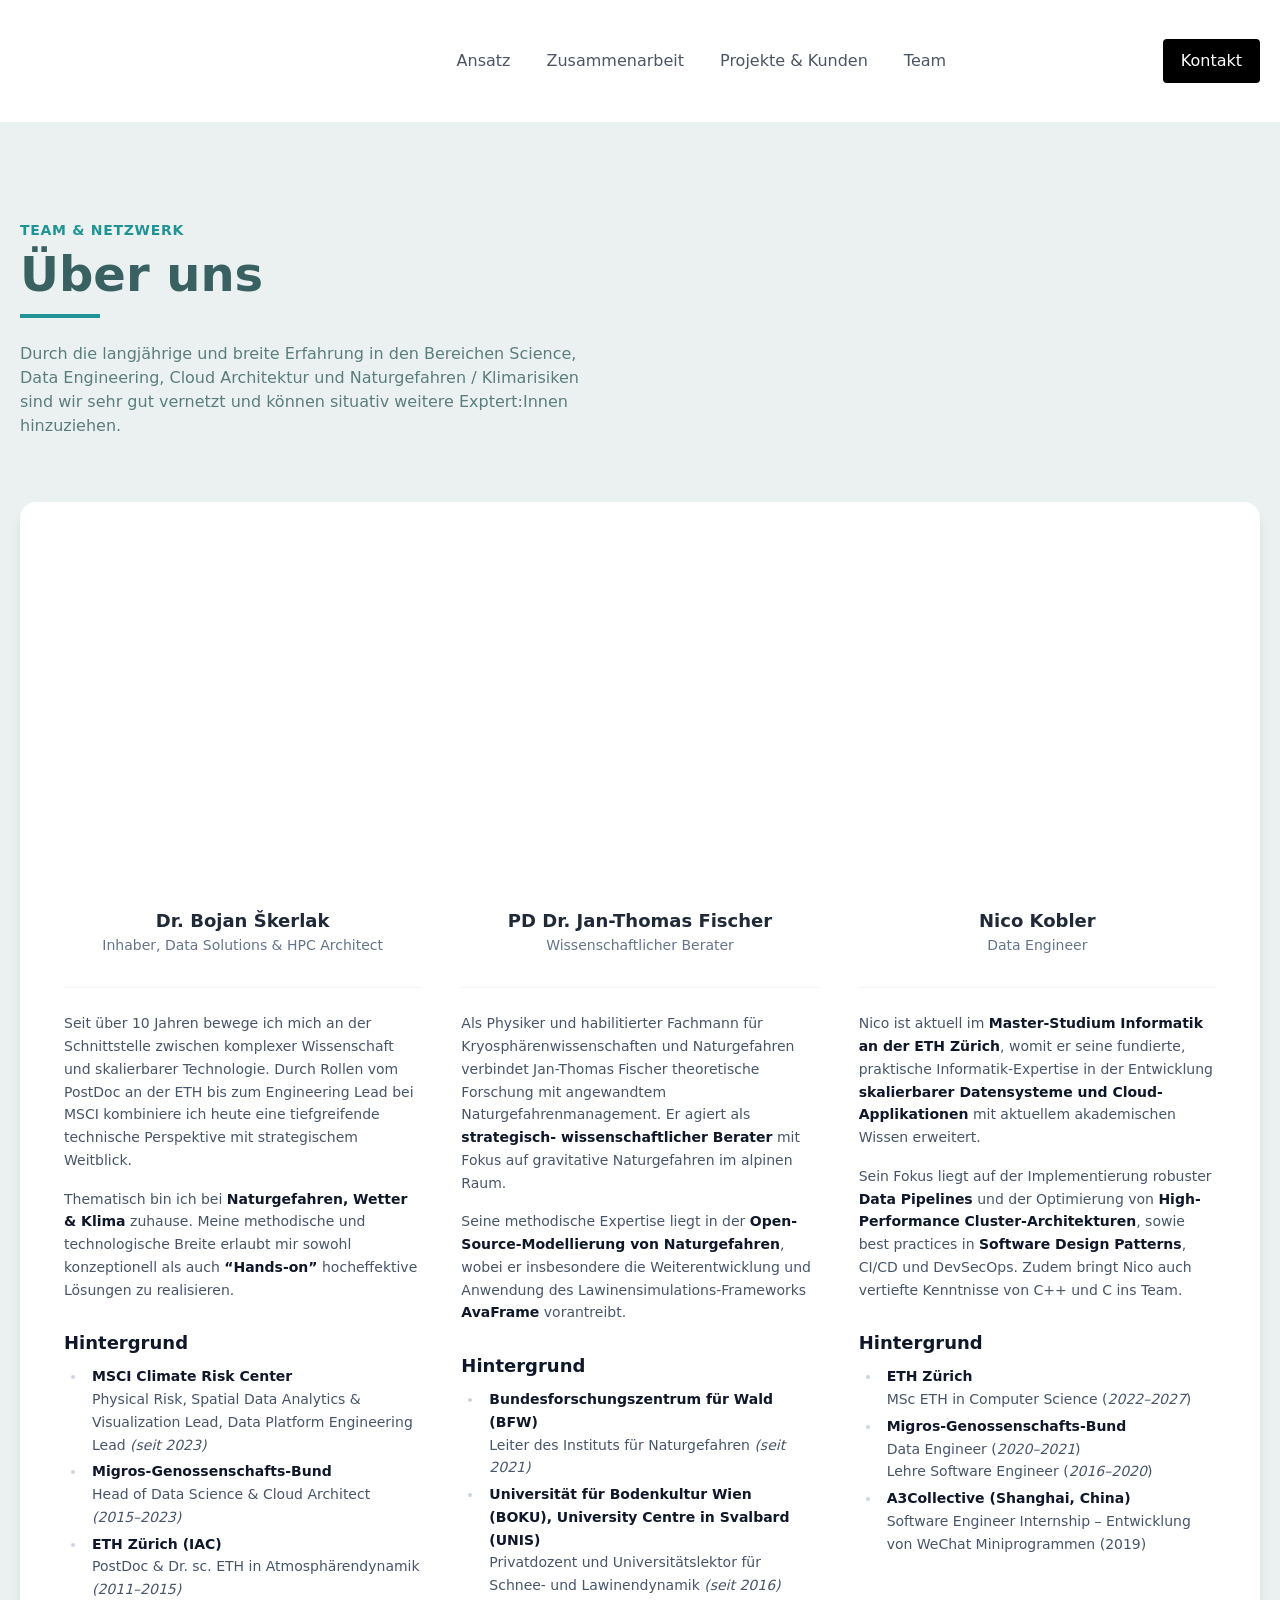
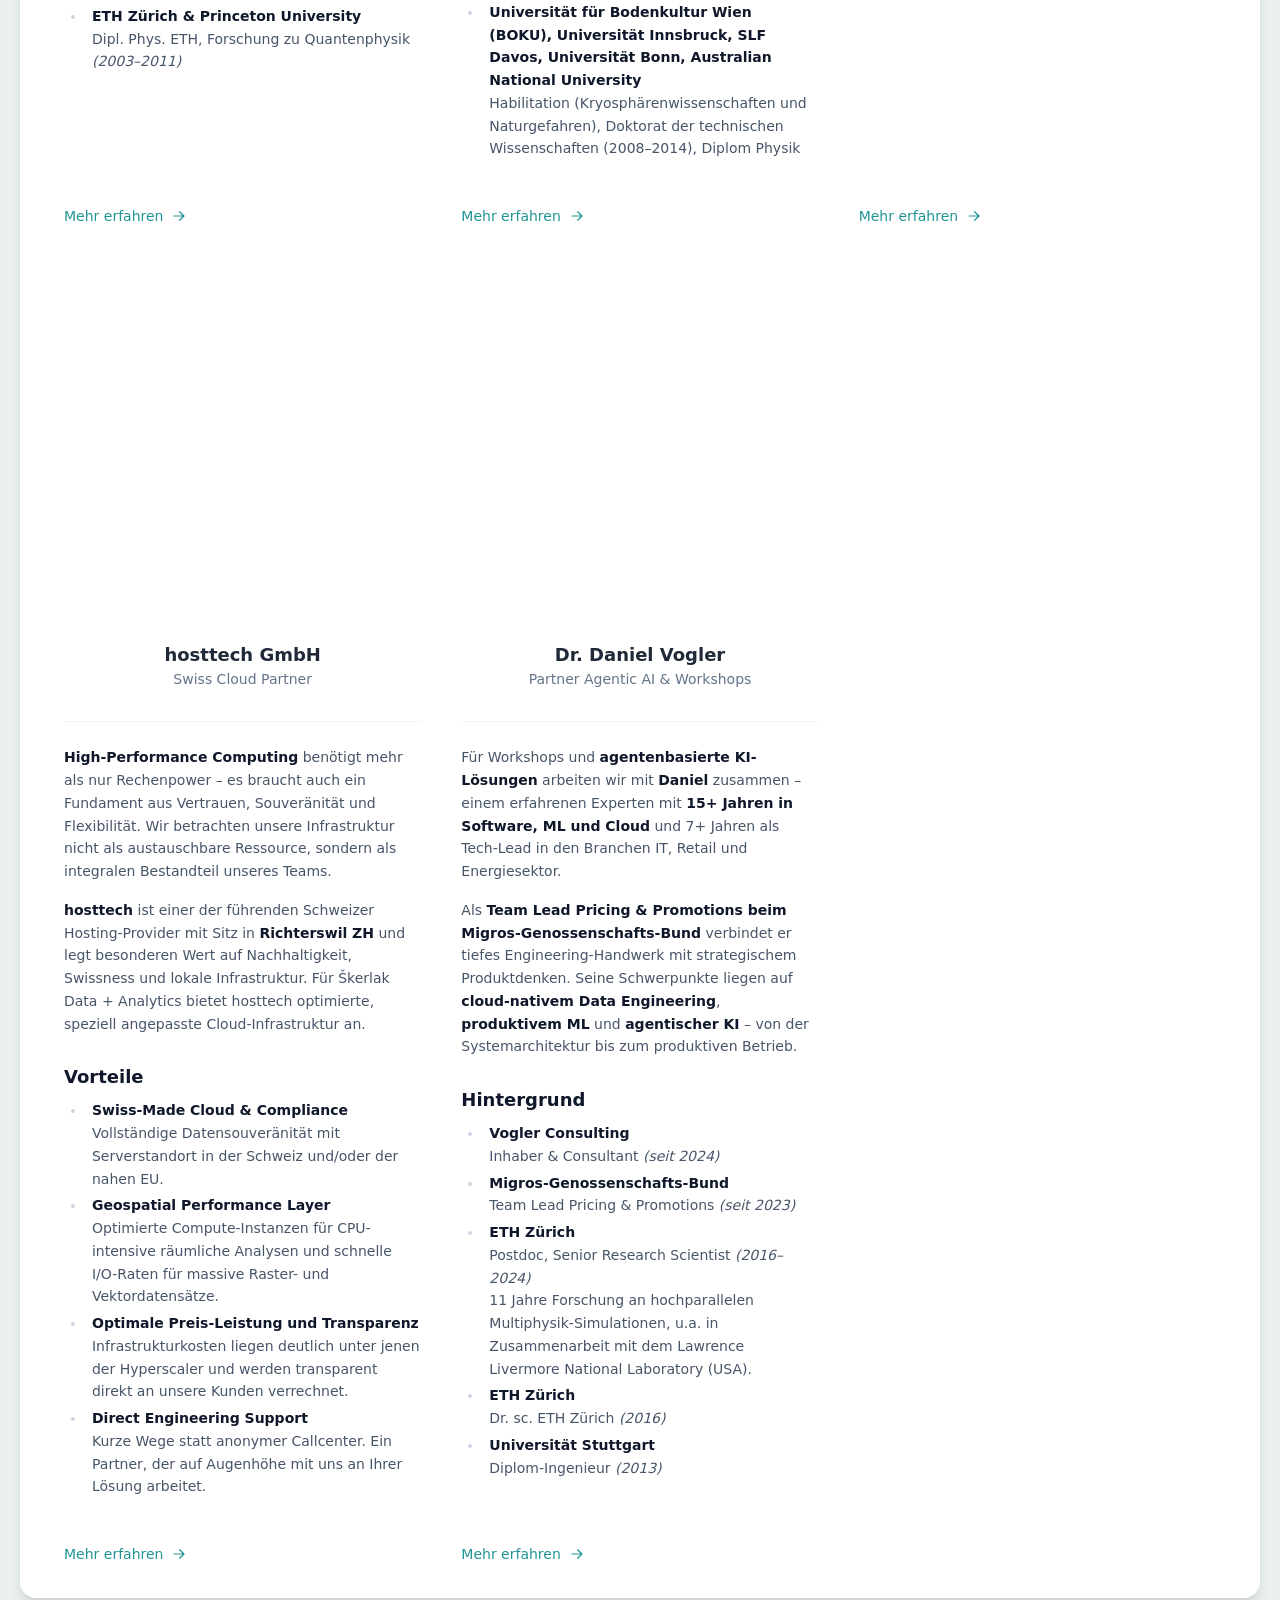
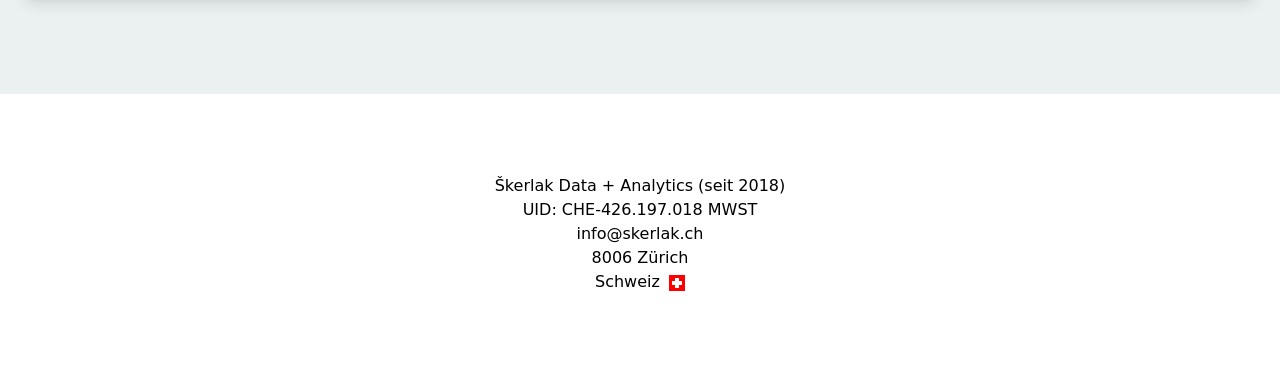
<file: about/index.html>
<!DOCTYPE html><html lang="en"> <head><meta charset="UTF-8"><meta name="viewport" content="width=device-width"><link rel="icon" type="image/svg+xml" href="/assets/logos/logo_2026_small.svg"><meta name="generator" content="Astro v5.16.16"><!-- <link rel="preload" as="image" href={src} alt="Hero" /> --><title>Über uns | Škerlak Data + Analytics</title><link rel="canonical" href="https://bskerlak.github.io/about/"><meta name="description" content="Spezialisierte Engineering-Lösungen für Geodaten, Cloud-Infrastruktur und HPC in der Schweiz. Dr. Bojan Škerlak kombiniert ETH-Expertise mit pragmatischem Data Engineering für komplexe Naturgefahren-Modellierung."><meta name="robots" content="index, follow"><meta property="og:title" content="Skerlak | Geospatial Engineering &#38; HPC Consulting Switzerland"><meta property="og:type" content="website"><meta property="og:image" content="https://bskerlak.github.io/opengraph.jpg"><meta property="og:url" content="https://bskerlak.github.io/about/"><meta property="og:image:url" content="https://bskerlak.github.io/opengraph.jpg"><meta property="og:image:alt" content="Skerlak - Spezialisierte Engineering-Lösungen für räumliche Daten und Cloud"><meta name="twitter:card" content="summary_large_image"><meta name="twitter:site" content="@skerlak"><meta name="twitter:creator" content="@skerlak"><link rel="stylesheet" href="/assets/about.uc3eRG5L.css"></head> <body> <div class="max-w-screen-xl mx-auto px-5">  <header class="flex flex-col lg:flex-row justify-between items-center my-5">  <div class="flex w-full lg:w-auto items-center justify-between"> <a href="/" class="flex items-center gap-3"> <img src="/assets/logo_2026_wide.CNNSGHO0_Z1N1xbp.svg" alt="Site logo" loading="lazy" decoding="async" fetchpriority="auto" width="220" height="82" class="h-auto"> </a> <div class="block lg:hidden"> <button id="astronav-menu" aria-label="Toggle Menu">  <svg fill="currentColor" class="w-8 h-8 text-gray-800" width="24" height="24" viewBox="0 0 24 24" xmlns="http://www.w3.org/2000/svg"> <title>Toggle Menu</title> <path class="astronav-close-icon astronav-toggle hidden" fill-rule="evenodd" clip-rule="evenodd" d="M18.278 16.864a1 1 0 01-1.414 1.414l-4.829-4.828-4.828 4.828a1 1 0 01-1.414-1.414l4.828-4.829-4.828-4.828a1 1 0 011.414-1.414l4.829 4.828 4.828-4.828a1 1 0 111.414 1.414l-4.828 4.829 4.828 4.828z"></path> <path class="astronav-open-icon astronav-toggle" fill-rule="evenodd" d="M4 5h16a1 1 0 010 2H4a1 1 0 110-2zm0 6h16a1 1 0 010 2H4a1 1 0 010-2zm0 6h16a1 1 0 010 2H4a1 1 0 010-2z"></path> </svg>  </button> </div> </div> <nav class="astronav-items astronav-toggle hidden w-full lg:w-auto mt-2 lg:flex lg:mt-0">  <ul class="flex flex-col lg:flex-row lg:gap-3"> <li> <a href="/approach" class="flex lg:px-3 py-2 items-center text-gray-600 hover:text-gray-900"> <span> Ansatz</span>  </a> </li><li> <a href="/collaboration" class="flex lg:px-3 py-2 items-center text-gray-600 hover:text-gray-900"> <span> Zusammenarbeit</span>  </a> </li><li> <a href="/projects" class="flex lg:px-3 py-2 items-center text-gray-600 hover:text-gray-900"> <span> Projekte &amp; Kunden</span>  </a> </li><li> <a href="/about" class="flex lg:px-3 py-2 items-center text-gray-600 hover:text-gray-900"> <span> Team</span>  </a> </li> </ul>  </nav>  <script>(function(){const closeOnClick = false;

["DOMContentLoaded", "astro:after-swap"].forEach((event) => {
  document.addEventListener(event, addListeners);
});

// Function to clone and replace elements
function cloneAndReplace(element) {
  const clone = element.cloneNode(true);
  element.parentNode.replaceChild(clone, element);
}

function addListeners() {
  // Clean up existing listeners
  const oldMenuButton = document.getElementById("astronav-menu");
  if (oldMenuButton) {
    cloneAndReplace(oldMenuButton);
  }

  const oldDropdownMenus = document.querySelectorAll(".astronav-dropdown");
  oldDropdownMenus.forEach((menu) => {
    cloneAndReplace(menu);
  });

  // Mobile nav toggle
  const menuButton = document.getElementById("astronav-menu");
  menuButton && menuButton.addEventListener("click", toggleMobileNav);

  // Dropdown menus
  const dropdownMenus = document.querySelectorAll(".astronav-dropdown");
  dropdownMenus.forEach((menu) => {
    const button = menu.querySelector("button");
    button &&
      button.addEventListener("click", (event) =>
        toggleDropdownMenu(event, menu, dropdownMenus)
      );

    // Handle Submenu Dropdowns
    const dropDownSubmenus = menu.querySelectorAll(
      ".astronav-dropdown-submenu"
    );

    dropDownSubmenus.forEach((submenu) => {
      const submenuButton = submenu.querySelector("button");
      submenuButton &&
        submenuButton.addEventListener("click", (event) => {
          event.stopImmediatePropagation();
          toggleSubmenuDropdown(event, submenu);
        });
    });
  });

  // Clicking away from dropdown will remove the dropdown class
  document.addEventListener("click", closeAllDropdowns);

  if (closeOnClick) {
    handleCloseOnClick();
  }
}

function toggleMobileNav() {
  [...document.querySelectorAll(".astronav-toggle")].forEach((el) => {
    el.classList.toggle("hidden");
  });
}

function toggleDropdownMenu(event, menu, dropdownMenus) {
  toggleMenu(menu);

  // Close one dropdown when selecting another
  Array.from(dropdownMenus)
    .filter((el) => el !== menu && !menu.contains(el))
    .forEach(closeMenu);

  event.stopPropagation();
}

function toggleSubmenuDropdown(event, submenu) {
  event.stopPropagation();
  toggleMenu(submenu);

  // Close sibling submenus at the same nesting level
  const siblingSubmenus = submenu
    .closest(".astronav-dropdown")
    .querySelectorAll(".astronav-dropdown-submenu");
  Array.from(siblingSubmenus)
    .filter((el) => el !== submenu && !submenu.contains(el))
    .forEach(closeMenu);
}

function closeAllDropdowns(event) {
  const dropdownMenus = document.querySelectorAll(".dropdown-toggle");
  const dropdownParent = document.querySelectorAll(
    ".astronav-dropdown, .astronav-dropdown-submenu"
  );
  const isButtonInsideDropdown = [
    ...document.querySelectorAll(
      `.astronav-dropdown button, .astronav-dropdown label, .astronav-dropdown input,
	  .astronav-dropdown-submenu button, .astronav-dropdown-submenu label, .astronav-dropdown-submenu input,
	  #astronav-menu`
    ),
  ].some((button) => button.contains(event.target));
  if (!isButtonInsideDropdown) {
    dropdownMenus.forEach((d) => {
      // console.log("I ran", d);
      // if (!d.contains(event.target)) {
      d.classList.remove("open");
      d.removeAttribute("open");
      d.classList.add("hidden");
      // }
    });
    dropdownParent.forEach((d) => {
      d.classList.remove("open");
      d.removeAttribute("open");
      d.setAttribute("aria-expanded", "false");
    });
  }
}

function toggleMenu(menu) {
  menu.classList.toggle("open");
  const expanded = menu.getAttribute("aria-expanded") === "true";
  menu.setAttribute("aria-expanded", expanded ? "false" : "true");
  menu.hasAttribute("open")
    ? menu.removeAttribute("open")
    : menu.setAttribute("open", "");

  const dropdownToggle = menu.querySelector(".dropdown-toggle");
  const dropdownExpanded = dropdownToggle.getAttribute("aria-expanded");
  dropdownToggle.classList.toggle("hidden");
  dropdownToggle.setAttribute(
    "aria-expanded",
    dropdownExpanded === "true" ? "false" : "true"
  );
}

function closeMenu(menu) {
  // console.log("closing", menu);
  menu.classList.remove("open");
  menu.removeAttribute("open");
  menu.setAttribute("aria-expanded", "false");
  const dropdownToggles = menu.querySelectorAll(".dropdown-toggle");
  dropdownToggles.forEach((toggle) => {
    toggle.classList.add("hidden");
    toggle.setAttribute("aria-expanded", "false");
  });
}

function handleCloseOnClick() {
  const navMenuItems = document.querySelector(".astronav-items");
  const navToggle = document.getElementById("astronav-menu");
  const navLink = navMenuItems && navMenuItems.querySelectorAll("a");

  const MenuIcons = navToggle.querySelectorAll(".astronav-toggle");

  navLink &&
    navLink.forEach((item) => {
      item.addEventListener("click", () => {
        navMenuItems?.classList.add("hidden");
        MenuIcons.forEach((el) => {
          el.classList.toggle("hidden");
        });
      });
    });
}
})();</script> <div> <div class="hidden lg:flex items-center gap-4"> <a href="/contact" class="rounded text-center transition focus-visible:ring-2 ring-offset-2 ring-gray-200 px-4 py-2 bg-black text-white hover:bg-gray-800  border-2 border-transparent">Kontakt </a> </div> </div> </header>  </div>  <section class="relative py-24 overflow-hidden bg-brand-light"> <div class="absolute inset-0 grid-overlay opacity-10 pointer-events-none [mask-image:linear-gradient(to_bottom,black_70%,transparent_100%)]"></div> <div class="max-w-screen-xl mx-auto px-5">  <div class="mb-16"> <span class="text-brand-teal font-bold tracking-wider uppercase text-sm">Team & Netzwerk</span> <h2 class="text-4xl md:text-5xl font-bold text-brand-deep mt-2 mb-4">Über uns</h2> <div class="h-1 w-20 bg-brand-teal"></div> <p class="mt-6 text-brand-muted max-w-xl">
Durch die langjährige und breite Erfahrung in den Bereichen Science, Data Engineering, Cloud Architektur und Naturgefahren / Klimarisiken sind wir sehr gut vernetzt und können situativ weitere Exptert:Innen hinzuziehen.
</p> </div> <div class="bg-white p-8 rounded-2xl shadow-lg"> <div class="grid grid-cols-1 sm:grid-cols-2 md:grid-cols-3 gap-10 mx-auto max-w-6xl"> <div class="group flex flex-col h-full"> <div class="w-full aspect-square overflow-hidden rounded-md"> <picture> <source srcset="/assets/bojan_selfie_crop.BOBiivkp_2eaE52.webp" type="image/webp" sizes="(max-width: 800px) 100vw, 400px">  <img src="/assets/bojan_selfie_crop.BOBiivkp_10wD6E.png" alt="Dr. Bojan Škerlak" sizes="(max-width: 800px) 100vw, 400px" loading="lazy" decoding="async" fetchpriority="auto" width="400" height="400" class="w-full transition duration-300 group-hover:-translate-y-1 group-hover:shadow-xl bg-white object-cover object-center aspect-square"> </picture> </div> <div class="mt-4 text-center"> <h2 class="text-lg text-gray-800 font-bold">Dr. Bojan Škerlak</h2> <h3 class="text-sm text-slate-500">Inhaber,  Data Solutions &amp; HPC Architect</h3> </div> <div class="mt-8 pt-6 border-t border-gray-100 bg-white flex flex-col flex-grow"> <div class="prose prose-slate prose-sm max-w-none text-slate-600 leading-relaxed flex-grow"> <p>Seit über 10 Jahren bewege ich mich an der Schnittstelle zwischen komplexer Wissenschaft und skalierbarer Technologie. Durch Rollen vom PostDoc an der ETH bis zum Engineering Lead bei MSCI kombiniere ich heute eine tiefgreifende technische Perspektive mit strategischem Weitblick.</p>
<p>Thematisch bin ich bei <strong>Naturgefahren, Wetter &#x26; Klima</strong> zuhause. Meine methodische und technologische Breite erlaubt mir sowohl konzeptionell als auch <strong>“Hands-on”</strong> hocheffektive Lösungen zu realisieren.</p>
<h3 id="hintergrund">Hintergrund</h3>
<ul>
<li><strong>MSCI Climate Risk Center</strong> <br>
Physical Risk, Spatial Data Analytics &#x26; Visualization Lead, Data Platform Engineering Lead <em>(seit 2023)</em></li>
<li><strong>Migros-Genossenschafts-Bund</strong> <br>
Head of Data Science &#x26; Cloud Architect <em>(2015–2023)</em></li>
<li><strong>ETH Zürich (IAC)</strong> <br>
PostDoc &#x26; Dr. sc. ETH in Atmosphärendynamik <em>(2011–2015)</em></li>
<li><strong>ETH Zürich &#x26; Princeton University</strong> <br>
Dipl. Phys. ETH, Forschung zu Quantenphysik <em>(2003–2011)</em></li>
</ul> </div> <div class="mt-6 pt-4"> <a href="https://www.linkedin.com/in/bojan-skerlak/" target="_blank" rel="noopener noreferrer" class="inline-flex items-center gap-2 text-sm font-medium text-brand-teal hover:text-brand-deep transition-colors group/link"> <span>Mehr erfahren</span> <svg xmlns="http://www.w3.org/2000/svg" viewBox="0 0 20 20" fill="currentColor" class="w-4 h-4 transition-transform group-hover/link:translate-x-1"> <path fill-rule="evenodd" d="M3 10a.75.75 0 01.75-.75h10.638L10.23 5.29a.75.75 0 111.04-1.08l5.5 5.25a.75.75 0 010 1.08l-5.5 5.25a.75.75 0 11-1.04-1.08l4.158-3.96H3.75A.75.75 0 013 10z" clip-rule="evenodd"></path> </svg> </a> </div> </div> </div><div class="group flex flex-col h-full"> <div class="w-full aspect-square overflow-hidden rounded-md"> <picture> <source srcset="/assets/JT.tsoumrzs_Z1FsmBG.webp" type="image/webp" sizes="(max-width: 800px) 100vw, 400px">  <img src="/assets/JT.tsoumrzs_Z2dYtkk.png" alt="PD Dr. Jan-Thomas Fischer" sizes="(max-width: 800px) 100vw, 400px" loading="lazy" decoding="async" fetchpriority="auto" width="400" height="400" class="w-full transition duration-300 group-hover:-translate-y-1 group-hover:shadow-xl bg-white object-cover object-center aspect-square"> </picture> </div> <div class="mt-4 text-center"> <h2 class="text-lg text-gray-800 font-bold">PD Dr. Jan-Thomas Fischer</h2> <h3 class="text-sm text-slate-500">Wissenschaftlicher Berater</h3> </div> <div class="mt-8 pt-6 border-t border-gray-100 bg-white flex flex-col flex-grow"> <div class="prose prose-slate prose-sm max-w-none text-slate-600 leading-relaxed flex-grow"> <p>Als Physiker und habilitierter Fachmann für Kryosphärenwissenschaften und Naturgefahren verbindet Jan-Thomas Fischer theoretische Forschung mit angewandtem Naturgefahrenmanagement. Er agiert als <strong>strategisch- wissenschaftlicher Berater</strong> mit Fokus auf gravitative Naturgefahren im alpinen Raum.</p>
<p>Seine methodische Expertise liegt in der <strong>Open-Source-Modellierung von Naturgefahren</strong>, wobei er insbesondere die Weiterentwicklung und Anwendung des Lawinensimulations-Frameworks <strong>AvaFrame</strong> vorantreibt.</p>
<h3 id="hintergrund">Hintergrund</h3>
<ul>
<li><strong>Bundesforschungszentrum für Wald (BFW)</strong> <br>
Leiter des Instituts für Naturgefahren <em>(seit 2021)</em></li>
<li><strong>Universität für Bodenkultur Wien (BOKU), University Centre in Svalbard (UNIS)</strong> <br>
Privatdozent und Universitätslektor für Schnee- und Lawinendynamik <em>(seit 2016)</em></li>
<li><strong>Universität für Bodenkultur Wien (BOKU), Universität Innsbruck, SLF Davos, Universität Bonn, Australian National University</strong> <br>
Habilitation (Kryosphärenwissenschaften und Naturgefahren), Doktorat der technischen Wissenschaften (2008–2014), Diplom Physik</li>
</ul> </div> <div class="mt-6 pt-4"> <a href="https://www.linkedin.com/in/jtfisch/" target="_blank" rel="noopener noreferrer" class="inline-flex items-center gap-2 text-sm font-medium text-brand-teal hover:text-brand-deep transition-colors group/link"> <span>Mehr erfahren</span> <svg xmlns="http://www.w3.org/2000/svg" viewBox="0 0 20 20" fill="currentColor" class="w-4 h-4 transition-transform group-hover/link:translate-x-1"> <path fill-rule="evenodd" d="M3 10a.75.75 0 01.75-.75h10.638L10.23 5.29a.75.75 0 111.04-1.08l5.5 5.25a.75.75 0 010 1.08l-5.5 5.25a.75.75 0 11-1.04-1.08l4.158-3.96H3.75A.75.75 0 013 10z" clip-rule="evenodd"></path> </svg> </a> </div> </div> </div><div class="group flex flex-col h-full"> <div class="w-full aspect-square overflow-hidden rounded-md"> <picture> <source srcset="/assets/nico.Dl2XoRaR_1ok5qU.webp" type="image/webp" sizes="(max-width: 800px) 100vw, 400px">  <img src="/assets/nico.Dl2XoRaR_ZXImKi.jpg" alt="Nico Kobler" sizes="(max-width: 800px) 100vw, 400px" loading="lazy" decoding="async" fetchpriority="auto" width="400" height="400" class="w-full transition duration-300 group-hover:-translate-y-1 group-hover:shadow-xl bg-white object-cover object-center aspect-square"> </picture> </div> <div class="mt-4 text-center"> <h2 class="text-lg text-gray-800 font-bold">Nico Kobler</h2> <h3 class="text-sm text-slate-500">Data Engineer</h3> </div> <div class="mt-8 pt-6 border-t border-gray-100 bg-white flex flex-col flex-grow"> <div class="prose prose-slate prose-sm max-w-none text-slate-600 leading-relaxed flex-grow"> <p>Nico ist aktuell im <strong>Master-Studium Informatik an der ETH Zürich</strong>, womit er seine fundierte, praktische Informatik-Expertise in der Entwicklung <strong>skalierbarer Datensysteme und Cloud-Applikationen</strong> mit aktuellem akademischen Wissen erweitert.</p>
<p>Sein Fokus liegt auf der Implementierung robuster <strong>Data Pipelines</strong> und der Optimierung von <strong>High-Performance Cluster-Architekturen</strong>, sowie best practices in <strong>Software Design Patterns</strong>, CI/CD und DevSecOps. Zudem bringt Nico auch vertiefte Kenntnisse von C++ und C ins Team.</p>
<h3 id="hintergrund">Hintergrund</h3>
<ul>
<li><strong>ETH Zürich</strong> <br>
MSc ETH in Computer Science (<em>2022–2027</em>)</li>
<li><strong>Migros-Genossenschafts-Bund</strong> <br>
Data Engineer (<em>2020–2021</em>) <br>
Lehre Software Engineer (<em>2016–2020</em>)</li>
<li><strong>A3Collective (Shanghai, China)</strong> <br>
Software Engineer Internship – Entwicklung von WeChat Miniprogrammen (2019)</li>
</ul> </div> <div class="mt-6 pt-4"> <a href="https://www.linkedin.com/in/nkobler/" target="_blank" rel="noopener noreferrer" class="inline-flex items-center gap-2 text-sm font-medium text-brand-teal hover:text-brand-deep transition-colors group/link"> <span>Mehr erfahren</span> <svg xmlns="http://www.w3.org/2000/svg" viewBox="0 0 20 20" fill="currentColor" class="w-4 h-4 transition-transform group-hover/link:translate-x-1"> <path fill-rule="evenodd" d="M3 10a.75.75 0 01.75-.75h10.638L10.23 5.29a.75.75 0 111.04-1.08l5.5 5.25a.75.75 0 010 1.08l-5.5 5.25a.75.75 0 11-1.04-1.08l4.158-3.96H3.75A.75.75 0 013 10z" clip-rule="evenodd"></path> </svg> </a> </div> </div> </div><div class="group flex flex-col h-full"> <div class="w-full aspect-square overflow-hidden rounded-md"> <picture> <source srcset="/assets/chris.BQwegFo-_ZWPdb9.webp" type="image/webp" sizes="(max-width: 800px) 100vw, 400px">  <img src="/assets/chris.BQwegFo-_4Hafn.jpg" alt="hosttech" sizes="(max-width: 800px) 100vw, 400px" loading="lazy" decoding="async" fetchpriority="auto" width="400" height="400" class="w-full transition duration-300 group-hover:-translate-y-1 group-hover:shadow-xl bg-white object-cover object-center aspect-square"> </picture> </div> <div class="mt-4 text-center"> <h2 class="text-lg text-gray-800 font-bold">hosttech GmbH</h2> <h3 class="text-sm text-slate-500">Swiss Cloud Partner</h3> </div> <div class="mt-8 pt-6 border-t border-gray-100 bg-white flex flex-col flex-grow"> <div class="prose prose-slate prose-sm max-w-none text-slate-600 leading-relaxed flex-grow"> <p><strong>High-Performance Computing</strong> benötigt mehr als nur Rechenpower – es braucht auch ein Fundament aus Vertrauen, Souveränität und Flexibilität. Wir betrachten unsere Infrastruktur nicht als austauschbare Ressource, sondern als integralen Bestandteil unseres Teams.</p>
<p><strong>hosttech</strong> ist einer der führenden Schweizer Hosting-Provider mit Sitz in <strong>Richterswil ZH</strong> und legt besonderen Wert auf Nachhaltigkeit, Swissness und lokale Infrastruktur. Für Škerlak Data + Analytics bietet hosttech optimierte, speziell angepasste Cloud-Infrastruktur an.</p>
<h3 id="vorteile">Vorteile</h3>
<ul>
<li><strong>Swiss-Made Cloud &#x26; Compliance</strong> <br>
Vollständige Datensouveränität mit Serverstandort in der Schweiz und/oder der nahen EU.</li>
<li><strong>Geospatial Performance Layer</strong> <br>
Optimierte Compute-Instanzen für CPU-intensive räumliche Analysen und schnelle I/O-Raten für massive Raster- und Vektordatensätze.</li>
<li><strong>Optimale Preis-Leistung und Transparenz</strong> <br>
Infrastrukturkosten liegen deutlich unter jenen der Hyperscaler und werden transparent direkt an unsere Kunden verrechnet.</li>
<li><strong>Direct Engineering Support</strong> <br>
Kurze Wege statt anonymer Callcenter. Ein Partner, der auf Augenhöhe mit uns an Ihrer Lösung arbeitet.</li>
</ul> </div> <div class="mt-6 pt-4"> <a href="https://www.hosttech.ch" target="_blank" rel="noopener noreferrer" class="inline-flex items-center gap-2 text-sm font-medium text-brand-teal hover:text-brand-deep transition-colors group/link"> <span>Mehr erfahren</span> <svg xmlns="http://www.w3.org/2000/svg" viewBox="0 0 20 20" fill="currentColor" class="w-4 h-4 transition-transform group-hover/link:translate-x-1"> <path fill-rule="evenodd" d="M3 10a.75.75 0 01.75-.75h10.638L10.23 5.29a.75.75 0 111.04-1.08l5.5 5.25a.75.75 0 010 1.08l-5.5 5.25a.75.75 0 11-1.04-1.08l4.158-3.96H3.75A.75.75 0 013 10z" clip-rule="evenodd"></path> </svg> </a> </div> </div> </div><div class="group flex flex-col h-full"> <div class="w-full aspect-square overflow-hidden rounded-md"> <picture> <source srcset="/assets/dani.Cqzdsyzz_1wowlB.webp" type="image/webp" sizes="(max-width: 800px) 100vw, 400px">  <img src="/assets/dani.Cqzdsyzz_Z1L1ySF.jpg" alt="Dr. Daniel Vogler" sizes="(max-width: 800px) 100vw, 400px" loading="lazy" decoding="async" fetchpriority="auto" width="400" height="400" class="w-full transition duration-300 group-hover:-translate-y-1 group-hover:shadow-xl bg-white object-cover object-center aspect-square"> </picture> </div> <div class="mt-4 text-center"> <h2 class="text-lg text-gray-800 font-bold">Dr. Daniel Vogler</h2> <h3 class="text-sm text-slate-500">Partner Agentic AI &amp; Workshops</h3> </div> <div class="mt-8 pt-6 border-t border-gray-100 bg-white flex flex-col flex-grow"> <div class="prose prose-slate prose-sm max-w-none text-slate-600 leading-relaxed flex-grow"> <p>Für Workshops und <strong>agentenbasierte KI-Lösungen</strong> arbeiten wir mit <strong>Daniel</strong> zusammen – einem erfahrenen Experten mit <strong>15+ Jahren in Software, ML und Cloud</strong> und 7+ Jahren als Tech-Lead in den Branchen IT, Retail und Energiesektor.</p>
<p>Als <strong>Team Lead Pricing &#x26; Promotions beim Migros-Genossenschafts-Bund</strong> verbindet er tiefes Engineering-Handwerk mit strategischem Produktdenken. Seine Schwerpunkte
liegen auf <strong>cloud-nativem Data Engineering</strong>, <strong>produktivem ML</strong> und <strong>agentischer KI</strong> – von der Systemarchitektur bis zum produktiven Betrieb.</p>
<h3 id="hintergrund">Hintergrund</h3>
<ul>
<li><strong>Vogler Consulting</strong> <br>
Inhaber &#x26; Consultant <em>(seit 2024)</em></li>
<li><strong>Migros-Genossenschafts-Bund</strong> <br>
Team Lead Pricing &#x26; Promotions <em>(seit 2023)</em> <br></li>
<li><strong>ETH Zürich</strong> <br>
Postdoc, Senior Research Scientist <em>(2016–2024)</em> <br>
11 Jahre Forschung an hochparallelen Multiphysik-Simulationen, u.a. in Zusammenarbeit mit dem Lawrence Livermore National Laboratory (USA).</li>
<li><strong>ETH Zürich</strong> <br>
Dr. sc. ETH Zürich <em>(2016)</em></li>
<li><strong>Universität Stuttgart</strong> <br>
Diplom-Ingenieur <em>(2013)</em></li>
</ul> </div> <div class="mt-6 pt-4"> <a href="https://www.linkedin.com/in/nkobler/" target="_blank" rel="noopener noreferrer" class="inline-flex items-center gap-2 text-sm font-medium text-brand-teal hover:text-brand-deep transition-colors group/link"> <span>Mehr erfahren</span> <svg xmlns="http://www.w3.org/2000/svg" viewBox="0 0 20 20" fill="currentColor" class="w-4 h-4 transition-transform group-hover/link:translate-x-1"> <path fill-rule="evenodd" d="M3 10a.75.75 0 01.75-.75h10.638L10.23 5.29a.75.75 0 111.04-1.08l5.5 5.25a.75.75 0 010 1.08l-5.5 5.25a.75.75 0 11-1.04-1.08l4.158-3.96H3.75A.75.75 0 013 10z" clip-rule="evenodd"></path> </svg> </a> </div> </div> </div> </div> </div>  </div> </section>  <footer class="my-20"> <div class="text-center"> <p>Škerlak Data + Analytics (seit 2018)</p> <p>UID: CHE-426.197.018 MWST</p> <p><a href="mailto:info@skerlak.ch" class="hover:underline">info@skerlak.ch</a></p> <p> 8006 Zürich </p> <p>Schweiz
<span class="inline-block ml-1 align-middle" aria-label="Swiss flag"> <svg xmlns="http://www.w3.org/2000/svg" viewBox="0 0 512 512" width="16" height="16"> <rect width="512" height="512" fill="#FF0000"></rect> <rect x="192" y="96" width="128" height="320" fill="#fff"></rect> <rect x="96" y="192" width="320" height="128" fill="#fff"></rect> </svg> </span> </p> </div> </footer>  </body> </html>
</file>
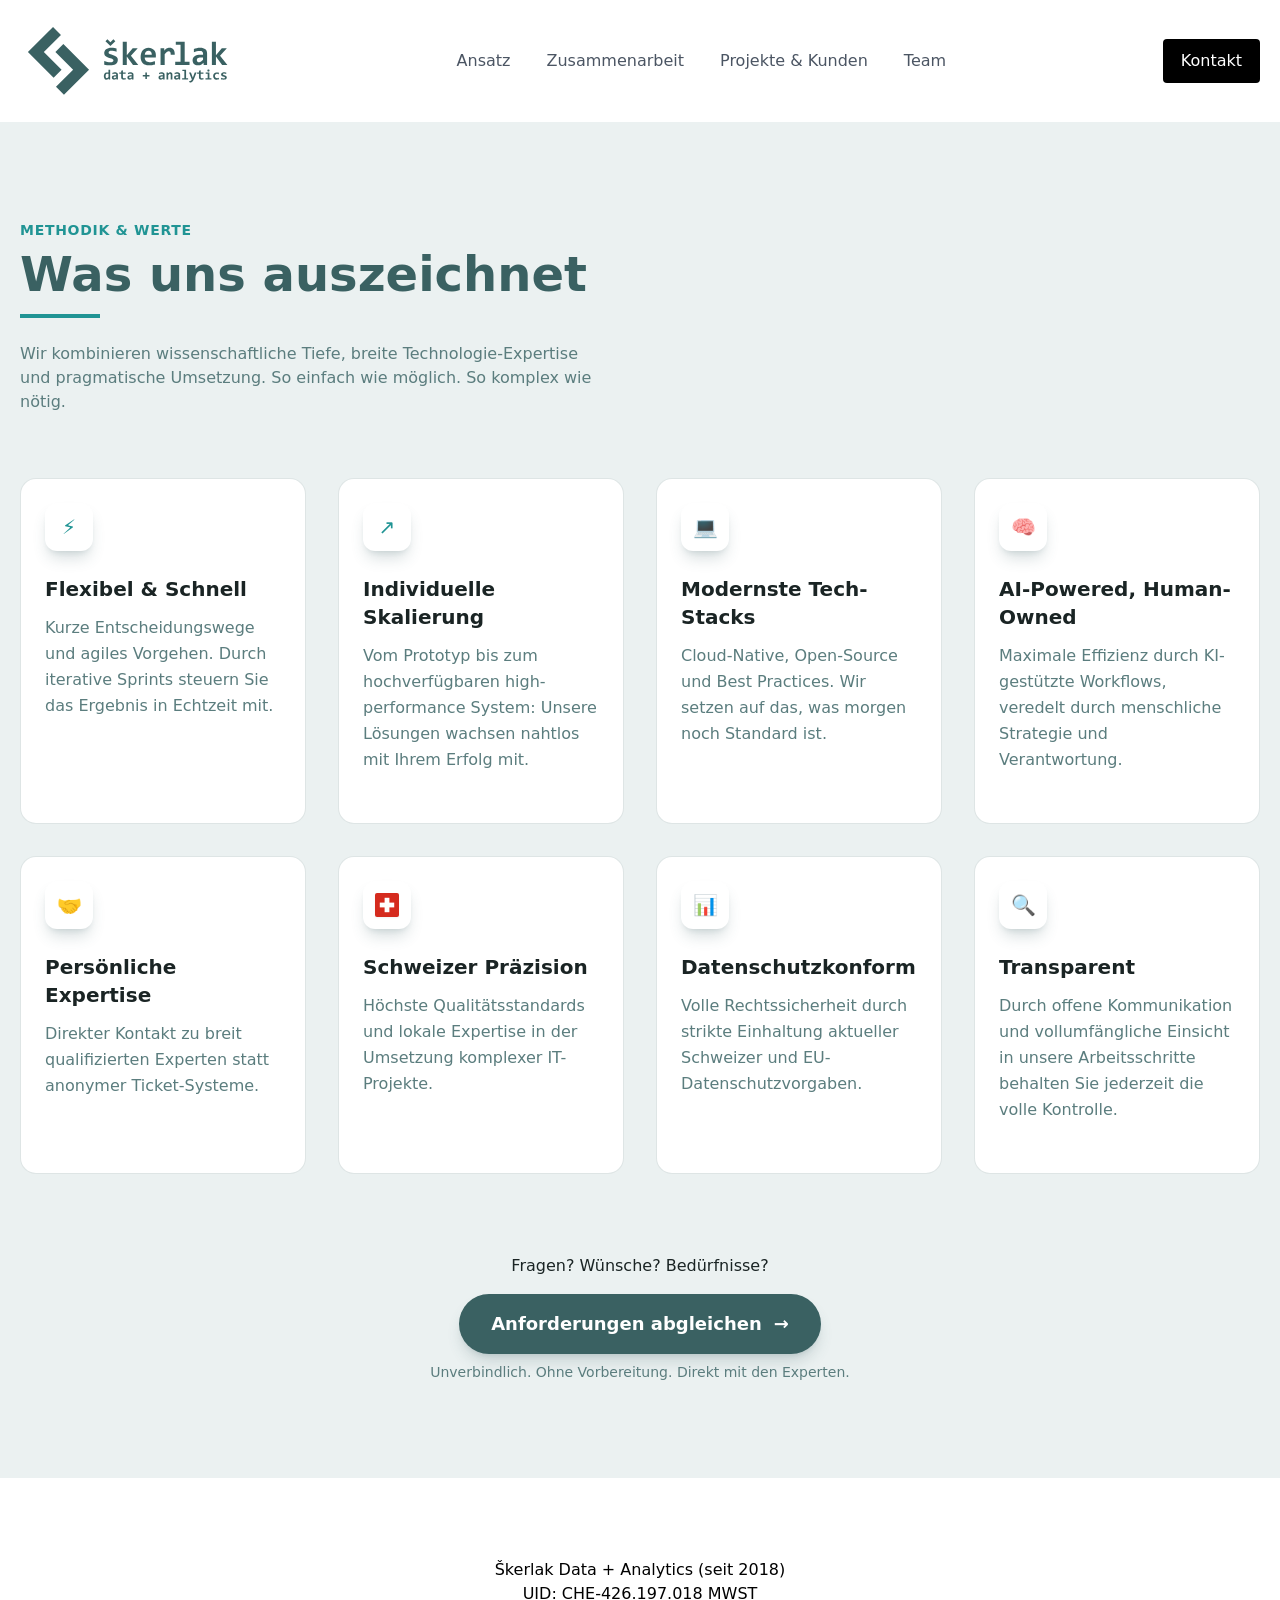
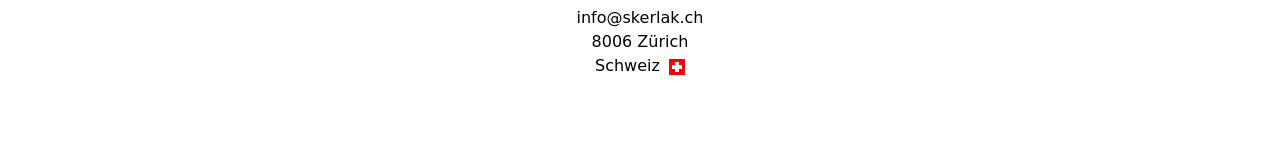
<file: approach/index.html>
<!DOCTYPE html><html lang="en"> <head><meta charset="UTF-8"><meta name="viewport" content="width=device-width"><link rel="icon" type="image/svg+xml" href="/assets/logos/logo_2026_small.svg"><meta name="generator" content="Astro v5.16.16"><!-- <link rel="preload" as="image" href={src} alt="Hero" /> --><title>Was uns auszeichnet | Skerlak | Škerlak Data + Analytics</title><link rel="canonical" href="https://bskerlak.github.io/approach/"><meta name="description" content="Spezialisierte Engineering-Lösungen für Geodaten, Cloud-Infrastruktur und HPC in der Schweiz. Dr. Bojan Škerlak kombiniert ETH-Expertise mit pragmatischem Data Engineering für komplexe Naturgefahren-Modellierung."><meta name="robots" content="index, follow"><meta property="og:title" content="Skerlak | Geospatial Engineering &#38; HPC Consulting Switzerland"><meta property="og:type" content="website"><meta property="og:image" content="https://bskerlak.github.io/opengraph.jpg"><meta property="og:url" content="https://bskerlak.github.io/approach/"><meta property="og:image:url" content="https://bskerlak.github.io/opengraph.jpg"><meta property="og:image:alt" content="Skerlak - Spezialisierte Engineering-Lösungen für räumliche Daten und Cloud"><meta name="twitter:card" content="summary_large_image"><meta name="twitter:site" content="@skerlak"><meta name="twitter:creator" content="@skerlak"><link rel="stylesheet" href="/assets/about.uc3eRG5L.css">
<style>[data-astro-cid-ubjagkxi]::-moz-selection{background-color:#3a6162;color:#ebf1f1}[data-astro-cid-ubjagkxi]::selection{background-color:#3a6162;color:#ebf1f1}
</style></head> <body> <div class="max-w-screen-xl mx-auto px-5">  <header class="flex flex-col lg:flex-row justify-between items-center my-5">  <div class="flex w-full lg:w-auto items-center justify-between"> <a href="/" class="flex items-center gap-3"> <img src="/assets/logo_2026_wide.CNNSGHO0_Z1N1xbp.svg" alt="Site logo" loading="lazy" decoding="async" fetchpriority="auto" width="220" height="82" class="h-auto"> </a> <div class="block lg:hidden"> <button id="astronav-menu" aria-label="Toggle Menu">  <svg fill="currentColor" class="w-8 h-8 text-gray-800" width="24" height="24" viewBox="0 0 24 24" xmlns="http://www.w3.org/2000/svg"> <title>Toggle Menu</title> <path class="astronav-close-icon astronav-toggle hidden" fill-rule="evenodd" clip-rule="evenodd" d="M18.278 16.864a1 1 0 01-1.414 1.414l-4.829-4.828-4.828 4.828a1 1 0 01-1.414-1.414l4.828-4.829-4.828-4.828a1 1 0 011.414-1.414l4.829 4.828 4.828-4.828a1 1 0 111.414 1.414l-4.828 4.829 4.828 4.828z"></path> <path class="astronav-open-icon astronav-toggle" fill-rule="evenodd" d="M4 5h16a1 1 0 010 2H4a1 1 0 110-2zm0 6h16a1 1 0 010 2H4a1 1 0 010-2zm0 6h16a1 1 0 010 2H4a1 1 0 010-2z"></path> </svg>  </button> </div> </div> <nav class="astronav-items astronav-toggle hidden w-full lg:w-auto mt-2 lg:flex lg:mt-0">  <ul class="flex flex-col lg:flex-row lg:gap-3"> <li> <a href="/approach" class="flex lg:px-3 py-2 items-center text-gray-600 hover:text-gray-900"> <span> Ansatz</span>  </a> </li><li> <a href="/collaboration" class="flex lg:px-3 py-2 items-center text-gray-600 hover:text-gray-900"> <span> Zusammenarbeit</span>  </a> </li><li> <a href="/projects" class="flex lg:px-3 py-2 items-center text-gray-600 hover:text-gray-900"> <span> Projekte &amp; Kunden</span>  </a> </li><li> <a href="/about" class="flex lg:px-3 py-2 items-center text-gray-600 hover:text-gray-900"> <span> Team</span>  </a> </li> </ul>  </nav>  <script>(function(){const closeOnClick = false;

["DOMContentLoaded", "astro:after-swap"].forEach((event) => {
  document.addEventListener(event, addListeners);
});

// Function to clone and replace elements
function cloneAndReplace(element) {
  const clone = element.cloneNode(true);
  element.parentNode.replaceChild(clone, element);
}

function addListeners() {
  // Clean up existing listeners
  const oldMenuButton = document.getElementById("astronav-menu");
  if (oldMenuButton) {
    cloneAndReplace(oldMenuButton);
  }

  const oldDropdownMenus = document.querySelectorAll(".astronav-dropdown");
  oldDropdownMenus.forEach((menu) => {
    cloneAndReplace(menu);
  });

  // Mobile nav toggle
  const menuButton = document.getElementById("astronav-menu");
  menuButton && menuButton.addEventListener("click", toggleMobileNav);

  // Dropdown menus
  const dropdownMenus = document.querySelectorAll(".astronav-dropdown");
  dropdownMenus.forEach((menu) => {
    const button = menu.querySelector("button");
    button &&
      button.addEventListener("click", (event) =>
        toggleDropdownMenu(event, menu, dropdownMenus)
      );

    // Handle Submenu Dropdowns
    const dropDownSubmenus = menu.querySelectorAll(
      ".astronav-dropdown-submenu"
    );

    dropDownSubmenus.forEach((submenu) => {
      const submenuButton = submenu.querySelector("button");
      submenuButton &&
        submenuButton.addEventListener("click", (event) => {
          event.stopImmediatePropagation();
          toggleSubmenuDropdown(event, submenu);
        });
    });
  });

  // Clicking away from dropdown will remove the dropdown class
  document.addEventListener("click", closeAllDropdowns);

  if (closeOnClick) {
    handleCloseOnClick();
  }
}

function toggleMobileNav() {
  [...document.querySelectorAll(".astronav-toggle")].forEach((el) => {
    el.classList.toggle("hidden");
  });
}

function toggleDropdownMenu(event, menu, dropdownMenus) {
  toggleMenu(menu);

  // Close one dropdown when selecting another
  Array.from(dropdownMenus)
    .filter((el) => el !== menu && !menu.contains(el))
    .forEach(closeMenu);

  event.stopPropagation();
}

function toggleSubmenuDropdown(event, submenu) {
  event.stopPropagation();
  toggleMenu(submenu);

  // Close sibling submenus at the same nesting level
  const siblingSubmenus = submenu
    .closest(".astronav-dropdown")
    .querySelectorAll(".astronav-dropdown-submenu");
  Array.from(siblingSubmenus)
    .filter((el) => el !== submenu && !submenu.contains(el))
    .forEach(closeMenu);
}

function closeAllDropdowns(event) {
  const dropdownMenus = document.querySelectorAll(".dropdown-toggle");
  const dropdownParent = document.querySelectorAll(
    ".astronav-dropdown, .astronav-dropdown-submenu"
  );
  const isButtonInsideDropdown = [
    ...document.querySelectorAll(
      `.astronav-dropdown button, .astronav-dropdown label, .astronav-dropdown input,
	  .astronav-dropdown-submenu button, .astronav-dropdown-submenu label, .astronav-dropdown-submenu input,
	  #astronav-menu`
    ),
  ].some((button) => button.contains(event.target));
  if (!isButtonInsideDropdown) {
    dropdownMenus.forEach((d) => {
      // console.log("I ran", d);
      // if (!d.contains(event.target)) {
      d.classList.remove("open");
      d.removeAttribute("open");
      d.classList.add("hidden");
      // }
    });
    dropdownParent.forEach((d) => {
      d.classList.remove("open");
      d.removeAttribute("open");
      d.setAttribute("aria-expanded", "false");
    });
  }
}

function toggleMenu(menu) {
  menu.classList.toggle("open");
  const expanded = menu.getAttribute("aria-expanded") === "true";
  menu.setAttribute("aria-expanded", expanded ? "false" : "true");
  menu.hasAttribute("open")
    ? menu.removeAttribute("open")
    : menu.setAttribute("open", "");

  const dropdownToggle = menu.querySelector(".dropdown-toggle");
  const dropdownExpanded = dropdownToggle.getAttribute("aria-expanded");
  dropdownToggle.classList.toggle("hidden");
  dropdownToggle.setAttribute(
    "aria-expanded",
    dropdownExpanded === "true" ? "false" : "true"
  );
}

function closeMenu(menu) {
  // console.log("closing", menu);
  menu.classList.remove("open");
  menu.removeAttribute("open");
  menu.setAttribute("aria-expanded", "false");
  const dropdownToggles = menu.querySelectorAll(".dropdown-toggle");
  dropdownToggles.forEach((toggle) => {
    toggle.classList.add("hidden");
    toggle.setAttribute("aria-expanded", "false");
  });
}

function handleCloseOnClick() {
  const navMenuItems = document.querySelector(".astronav-items");
  const navToggle = document.getElementById("astronav-menu");
  const navLink = navMenuItems && navMenuItems.querySelectorAll("a");

  const MenuIcons = navToggle.querySelectorAll(".astronav-toggle");

  navLink &&
    navLink.forEach((item) => {
      item.addEventListener("click", () => {
        navMenuItems?.classList.add("hidden");
        MenuIcons.forEach((el) => {
          el.classList.toggle("hidden");
        });
      });
    });
}
})();</script> <div> <div class="hidden lg:flex items-center gap-4"> <a href="/contact" class="rounded text-center transition focus-visible:ring-2 ring-offset-2 ring-gray-200 px-4 py-2 bg-black text-white hover:bg-gray-800  border-2 border-transparent">Kontakt </a> </div> </div> </header>  </div>  <section class="relative py-24 overflow-hidden bg-brand-light" data-astro-cid-ubjagkxi> <div class="absolute inset-0 grid-overlay opacity-10 pointer-events-none [mask-image:linear-gradient(to_bottom,black_70%,transparent_100%)]" data-astro-cid-ubjagkxi></div> <div class="max-w-screen-xl mx-auto px-5">  <div class="relative z-10" data-astro-cid-ubjagkxi> <div class="mb-16" data-astro-cid-ubjagkxi> <span class="text-brand-teal font-bold tracking-wider uppercase text-sm" data-astro-cid-ubjagkxi>Methodik & Werte</span> <h1 class="text-4xl md:text-5xl font-bold text-brand-deep mt-2 mb-4" data-astro-cid-ubjagkxi>
Was uns auszeichnet
</h1> <div class="h-1 w-20 bg-brand-teal" data-astro-cid-ubjagkxi></div> <p class="mt-6 text-brand-muted max-w-xl" data-astro-cid-ubjagkxi>
Wir kombinieren wissenschaftliche Tiefe, breite Technologie-Expertise und pragmatische Umsetzung. So einfach wie möglich. So komplex wie nötig.
</p> </div> <div class="grid grid-cols-1 sm:grid-cols-2 md:grid-cols-3 lg:grid-cols-4 gap-8" data-astro-cid-ubjagkxi> <div class="group p-6 bg-white backdrop-blur-md border border-brand-muted/20 rounded-2xl hover:border-brand-teal hover:shadow-2xl hover:shadow-brand-deep/5 transition-all duration-500 flex flex-col h-full" data-astro-cid-ubjagkxi> <div class="mb-6 w-12 h-12 rounded-xl bg-white flex items-center justify-center text-brand-teal text-xl shadow-lg shadow-brand-deep/20 group-hover:bg-brand-teal group-hover:text-white transform group-hover:scale-110 transition-all duration-300 flex-shrink-0 overflow-hidden" data-astro-cid-ubjagkxi> ⚡ </div> <h2 class="text-xl font-bold text-brand-dark mb-3 group-hover:text-brand-deep transition-colors" data-astro-cid-ubjagkxi> Flexibel &amp; Schnell </h2> <p class="text-brand-muted leading-relaxed flex-grow" data-astro-cid-ubjagkxi> Kurze Entscheidungswege und agiles Vorgehen. Durch iterative Sprints steuern Sie das Ergebnis in Echtzeit mit. </p> <div class="mt-6 h-[2px] w-0 bg-brand-teal group-hover:w-full transition-all duration-500 opacity-50" data-astro-cid-ubjagkxi></div> </div><div class="group p-6 bg-white backdrop-blur-md border border-brand-muted/20 rounded-2xl hover:border-brand-teal hover:shadow-2xl hover:shadow-brand-deep/5 transition-all duration-500 flex flex-col h-full" data-astro-cid-ubjagkxi> <div class="mb-6 w-12 h-12 rounded-xl bg-white flex items-center justify-center text-brand-teal text-xl shadow-lg shadow-brand-deep/20 group-hover:bg-brand-teal group-hover:text-white transform group-hover:scale-110 transition-all duration-300 flex-shrink-0 overflow-hidden" data-astro-cid-ubjagkxi> ↗️ </div> <h2 class="text-xl font-bold text-brand-dark mb-3 group-hover:text-brand-deep transition-colors" data-astro-cid-ubjagkxi> Individuelle Skalierung </h2> <p class="text-brand-muted leading-relaxed flex-grow" data-astro-cid-ubjagkxi> Vom Prototyp bis zum hochverfügbaren high-performance System: Unsere Lösungen wachsen nahtlos mit Ihrem Erfolg mit. </p> <div class="mt-6 h-[2px] w-0 bg-brand-teal group-hover:w-full transition-all duration-500 opacity-50" data-astro-cid-ubjagkxi></div> </div><div class="group p-6 bg-white backdrop-blur-md border border-brand-muted/20 rounded-2xl hover:border-brand-teal hover:shadow-2xl hover:shadow-brand-deep/5 transition-all duration-500 flex flex-col h-full" data-astro-cid-ubjagkxi> <div class="mb-6 w-12 h-12 rounded-xl bg-white flex items-center justify-center text-brand-teal text-xl shadow-lg shadow-brand-deep/20 group-hover:bg-brand-teal group-hover:text-white transform group-hover:scale-110 transition-all duration-300 flex-shrink-0 overflow-hidden" data-astro-cid-ubjagkxi> 💻 </div> <h2 class="text-xl font-bold text-brand-dark mb-3 group-hover:text-brand-deep transition-colors" data-astro-cid-ubjagkxi> Modernste Tech-Stacks </h2> <p class="text-brand-muted leading-relaxed flex-grow" data-astro-cid-ubjagkxi> Cloud-Native, Open-Source und Best Practices. Wir setzen auf das, was morgen noch Standard ist. </p> <div class="mt-6 h-[2px] w-0 bg-brand-teal group-hover:w-full transition-all duration-500 opacity-50" data-astro-cid-ubjagkxi></div> </div><div class="group p-6 bg-white backdrop-blur-md border border-brand-muted/20 rounded-2xl hover:border-brand-teal hover:shadow-2xl hover:shadow-brand-deep/5 transition-all duration-500 flex flex-col h-full" data-astro-cid-ubjagkxi> <div class="mb-6 w-12 h-12 rounded-xl bg-white flex items-center justify-center text-brand-teal text-xl shadow-lg shadow-brand-deep/20 group-hover:bg-brand-teal group-hover:text-white transform group-hover:scale-110 transition-all duration-300 flex-shrink-0 overflow-hidden" data-astro-cid-ubjagkxi> 🧠 </div> <h2 class="text-xl font-bold text-brand-dark mb-3 group-hover:text-brand-deep transition-colors" data-astro-cid-ubjagkxi> AI-Powered, Human-Owned </h2> <p class="text-brand-muted leading-relaxed flex-grow" data-astro-cid-ubjagkxi> Maximale Effizienz durch KI-gestützte Workflows, veredelt durch menschliche Strategie und Verantwortung. </p> <div class="mt-6 h-[2px] w-0 bg-brand-teal group-hover:w-full transition-all duration-500 opacity-50" data-astro-cid-ubjagkxi></div> </div><div class="group p-6 bg-white backdrop-blur-md border border-brand-muted/20 rounded-2xl hover:border-brand-teal hover:shadow-2xl hover:shadow-brand-deep/5 transition-all duration-500 flex flex-col h-full" data-astro-cid-ubjagkxi> <div class="mb-6 w-12 h-12 rounded-xl bg-white flex items-center justify-center text-brand-teal text-xl shadow-lg shadow-brand-deep/20 group-hover:bg-brand-teal group-hover:text-white transform group-hover:scale-110 transition-all duration-300 flex-shrink-0 overflow-hidden" data-astro-cid-ubjagkxi> 🤝 </div> <h2 class="text-xl font-bold text-brand-dark mb-3 group-hover:text-brand-deep transition-colors" data-astro-cid-ubjagkxi> Persönliche Expertise </h2> <p class="text-brand-muted leading-relaxed flex-grow" data-astro-cid-ubjagkxi> Direkter Kontakt zu breit qualifizierten Experten statt anonymer Ticket-Systeme. </p> <div class="mt-6 h-[2px] w-0 bg-brand-teal group-hover:w-full transition-all duration-500 opacity-50" data-astro-cid-ubjagkxi></div> </div><div class="group p-6 bg-white backdrop-blur-md border border-brand-muted/20 rounded-2xl hover:border-brand-teal hover:shadow-2xl hover:shadow-brand-deep/5 transition-all duration-500 flex flex-col h-full" data-astro-cid-ubjagkxi> <div class="mb-6 w-12 h-12 rounded-xl bg-white flex items-center justify-center text-brand-teal text-xl shadow-lg shadow-brand-deep/20 group-hover:bg-brand-teal group-hover:text-white transform group-hover:scale-110 transition-all duration-300 flex-shrink-0 overflow-hidden" data-astro-cid-ubjagkxi> <div class="w-6 h-6" data-astro-cid-ubjagkxi> <svg xmlns="http://www.w3.org/2000/svg" viewBox="0 0 512 512" class="w-full h-full rounded-sm shadow-sm" data-astro-cid-ubjagkxi> <rect width="512" height="512" fill="#D52B1E" data-astro-cid-ubjagkxi></rect> <rect width="102" height="308" x="205" y="102" fill="#fff" data-astro-cid-ubjagkxi></rect> <rect width="308" height="102" x="102" y="205" fill="#fff" data-astro-cid-ubjagkxi></rect> </svg> </div> </div> <h2 class="text-xl font-bold text-brand-dark mb-3 group-hover:text-brand-deep transition-colors" data-astro-cid-ubjagkxi> Schweizer Präzision </h2> <p class="text-brand-muted leading-relaxed flex-grow" data-astro-cid-ubjagkxi> Höchste Qualitätsstandards und lokale Expertise in der Umsetzung komplexer IT-Projekte. </p> <div class="mt-6 h-[2px] w-0 bg-brand-teal group-hover:w-full transition-all duration-500 opacity-50" data-astro-cid-ubjagkxi></div> </div><div class="group p-6 bg-white backdrop-blur-md border border-brand-muted/20 rounded-2xl hover:border-brand-teal hover:shadow-2xl hover:shadow-brand-deep/5 transition-all duration-500 flex flex-col h-full" data-astro-cid-ubjagkxi> <div class="mb-6 w-12 h-12 rounded-xl bg-white flex items-center justify-center text-brand-teal text-xl shadow-lg shadow-brand-deep/20 group-hover:bg-brand-teal group-hover:text-white transform group-hover:scale-110 transition-all duration-300 flex-shrink-0 overflow-hidden" data-astro-cid-ubjagkxi> 📊 </div> <h2 class="text-xl font-bold text-brand-dark mb-3 group-hover:text-brand-deep transition-colors" data-astro-cid-ubjagkxi> Datenschutzkonform </h2> <p class="text-brand-muted leading-relaxed flex-grow" data-astro-cid-ubjagkxi> Volle Rechtssicherheit durch strikte Einhaltung aktueller Schweizer und EU-Datenschutzvorgaben. </p> <div class="mt-6 h-[2px] w-0 bg-brand-teal group-hover:w-full transition-all duration-500 opacity-50" data-astro-cid-ubjagkxi></div> </div><div class="group p-6 bg-white backdrop-blur-md border border-brand-muted/20 rounded-2xl hover:border-brand-teal hover:shadow-2xl hover:shadow-brand-deep/5 transition-all duration-500 flex flex-col h-full" data-astro-cid-ubjagkxi> <div class="mb-6 w-12 h-12 rounded-xl bg-white flex items-center justify-center text-brand-teal text-xl shadow-lg shadow-brand-deep/20 group-hover:bg-brand-teal group-hover:text-white transform group-hover:scale-110 transition-all duration-300 flex-shrink-0 overflow-hidden" data-astro-cid-ubjagkxi> 🔍 </div> <h2 class="text-xl font-bold text-brand-dark mb-3 group-hover:text-brand-deep transition-colors" data-astro-cid-ubjagkxi> Transparent </h2> <p class="text-brand-muted leading-relaxed flex-grow" data-astro-cid-ubjagkxi> Durch offene Kommunikation und vollumfängliche Einsicht in unsere Arbeitsschritte behalten Sie jederzeit die volle Kontrolle. </p> <div class="mt-6 h-[2px] w-0 bg-brand-teal group-hover:w-full transition-all duration-500 opacity-50" data-astro-cid-ubjagkxi></div> </div> </div> </div> <div class="mt-20 text-center" data-astro-cid-ubjagkxi> <p class="text-brand-dark font-medium mb-4" data-astro-cid-ubjagkxi>
Fragen? Wünsche? Bedürfnisse?
</p> <a href="/contact" class="group inline-flex items-center gap-3 px-8 py-4 rounded-full bg-brand-deep text-white font-semibold text-lg shadow-lg shadow-brand-deep/20 hover:shadow-xl hover:shadow-brand-deep/30 transition-all duration-300" data-astro-cid-ubjagkxi>
Anforderungen abgleichen
<span class="transform group-hover:translate-x-1 transition-transform" data-astro-cid-ubjagkxi>
→
</span> </a> <p class="mt-2 text-sm text-brand-muted" data-astro-cid-ubjagkxi>
Unverbindlich. Ohne Vorbereitung. Direkt mit den Experten.
</p> </div>  </div> </section>  <footer class="my-20"> <div class="text-center"> <p>Škerlak Data + Analytics (seit 2018)</p> <p>UID: CHE-426.197.018 MWST</p> <p><a href="mailto:info@skerlak.ch" class="hover:underline">info@skerlak.ch</a></p> <p> 8006 Zürich </p> <p>Schweiz
<span class="inline-block ml-1 align-middle" aria-label="Swiss flag"> <svg xmlns="http://www.w3.org/2000/svg" viewBox="0 0 512 512" width="16" height="16"> <rect width="512" height="512" fill="#FF0000"></rect> <rect x="192" y="96" width="128" height="320" fill="#fff"></rect> <rect x="96" y="192" width="320" height="128" fill="#fff"></rect> </svg> </span> </p> </div> </footer>  </body> </html>
</file>
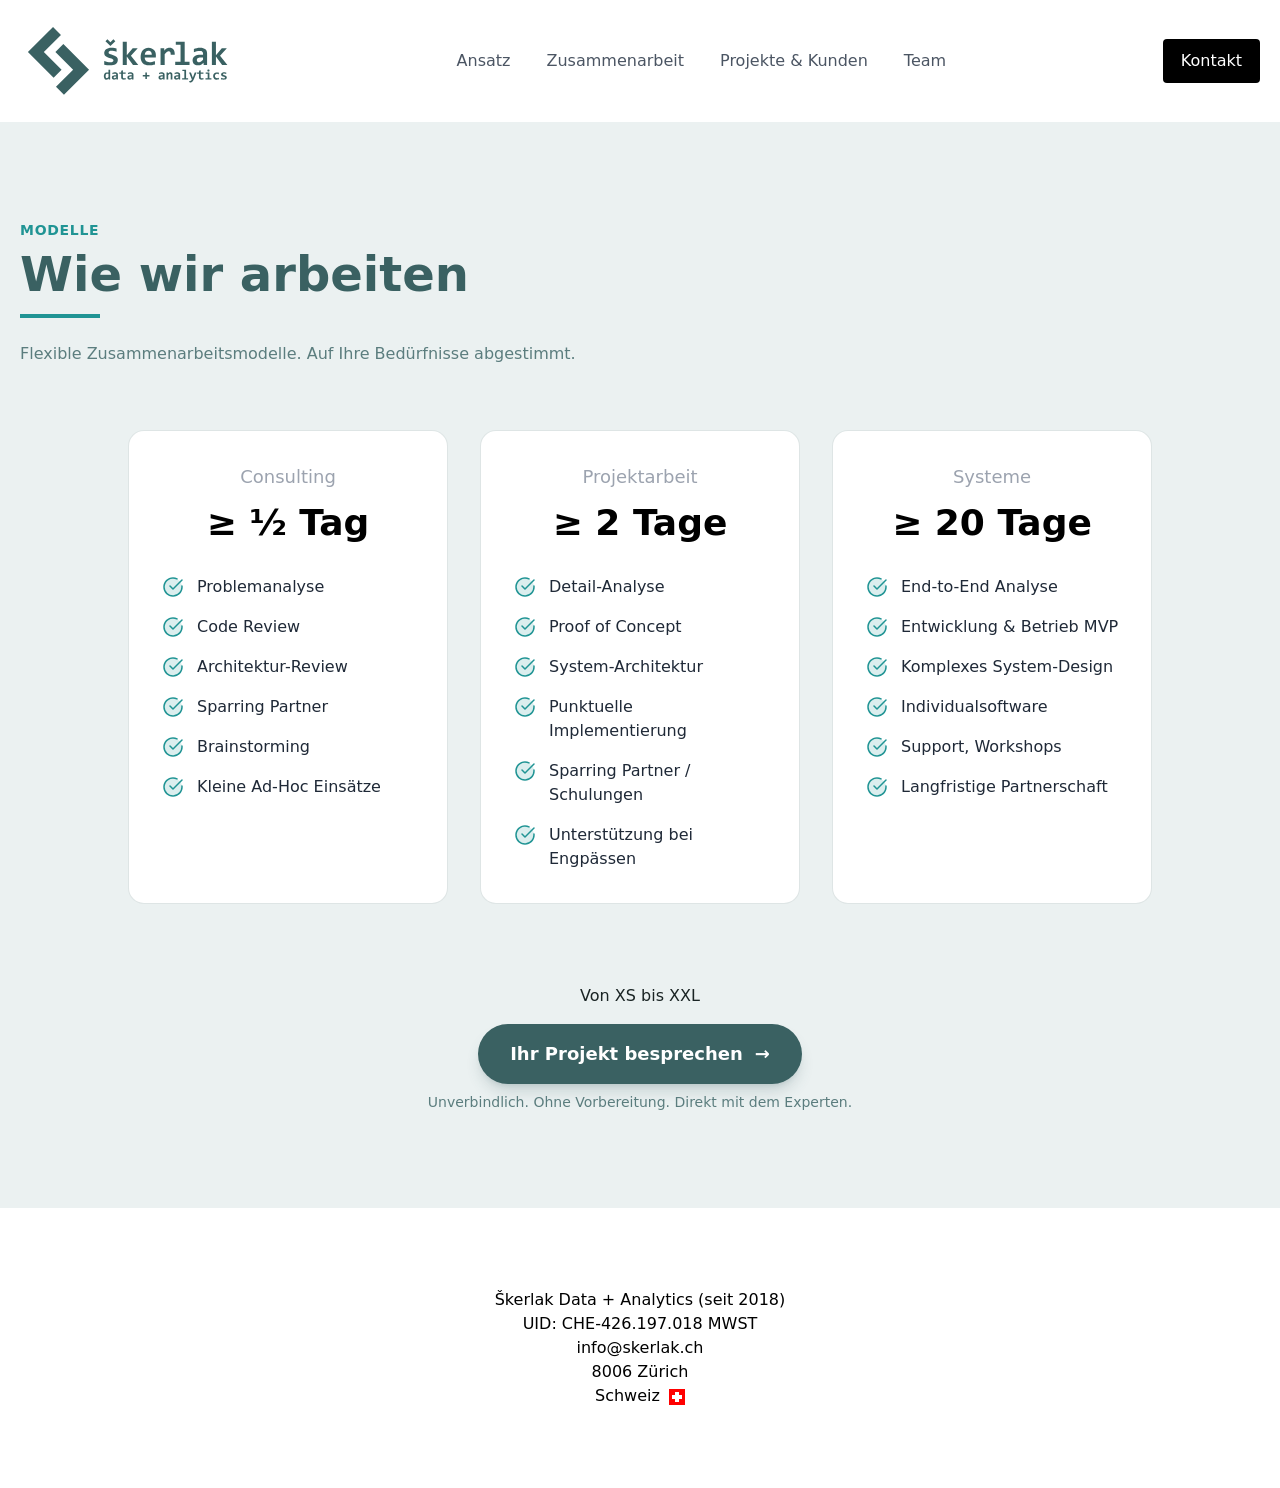
<file: collaboration/index.html>
<!DOCTYPE html><html lang="en"> <head><meta charset="UTF-8"><meta name="viewport" content="width=device-width"><link rel="icon" type="image/svg+xml" href="/assets/logos/logo_2026_small.svg"><meta name="generator" content="Astro v5.16.16"><!-- <link rel="preload" as="image" href={src} alt="Hero" /> --><title>Zusammenarbeitsmodelle | Skerlak | Škerlak Data + Analytics</title><link rel="canonical" href="https://bskerlak.github.io/collaboration/"><meta name="description" content="Spezialisierte Engineering-Lösungen für Geodaten, Cloud-Infrastruktur und HPC in der Schweiz. Dr. Bojan Škerlak kombiniert ETH-Expertise mit pragmatischem Data Engineering für komplexe Naturgefahren-Modellierung."><meta name="robots" content="index, follow"><meta property="og:title" content="Skerlak | Geospatial Engineering &#38; HPC Consulting Switzerland"><meta property="og:type" content="website"><meta property="og:image" content="https://bskerlak.github.io/opengraph.jpg"><meta property="og:url" content="https://bskerlak.github.io/collaboration/"><meta property="og:image:url" content="https://bskerlak.github.io/opengraph.jpg"><meta property="og:image:alt" content="Skerlak - Spezialisierte Engineering-Lösungen für räumliche Daten und Cloud"><meta name="twitter:card" content="summary_large_image"><meta name="twitter:site" content="@skerlak"><meta name="twitter:creator" content="@skerlak"><link rel="stylesheet" href="/assets/about.uc3eRG5L.css"></head> <body> <div class="max-w-screen-xl mx-auto px-5">  <header class="flex flex-col lg:flex-row justify-between items-center my-5">  <div class="flex w-full lg:w-auto items-center justify-between"> <a href="/" class="flex items-center gap-3"> <img src="/assets/logo_2026_wide.CNNSGHO0_Z1N1xbp.svg" alt="Site logo" loading="lazy" decoding="async" fetchpriority="auto" width="220" height="82" class="h-auto"> </a> <div class="block lg:hidden"> <button id="astronav-menu" aria-label="Toggle Menu">  <svg fill="currentColor" class="w-8 h-8 text-gray-800" width="24" height="24" viewBox="0 0 24 24" xmlns="http://www.w3.org/2000/svg"> <title>Toggle Menu</title> <path class="astronav-close-icon astronav-toggle hidden" fill-rule="evenodd" clip-rule="evenodd" d="M18.278 16.864a1 1 0 01-1.414 1.414l-4.829-4.828-4.828 4.828a1 1 0 01-1.414-1.414l4.828-4.829-4.828-4.828a1 1 0 011.414-1.414l4.829 4.828 4.828-4.828a1 1 0 111.414 1.414l-4.828 4.829 4.828 4.828z"></path> <path class="astronav-open-icon astronav-toggle" fill-rule="evenodd" d="M4 5h16a1 1 0 010 2H4a1 1 0 110-2zm0 6h16a1 1 0 010 2H4a1 1 0 010-2zm0 6h16a1 1 0 010 2H4a1 1 0 010-2z"></path> </svg>  </button> </div> </div> <nav class="astronav-items astronav-toggle hidden w-full lg:w-auto mt-2 lg:flex lg:mt-0">  <ul class="flex flex-col lg:flex-row lg:gap-3"> <li> <a href="/approach" class="flex lg:px-3 py-2 items-center text-gray-600 hover:text-gray-900"> <span> Ansatz</span>  </a> </li><li> <a href="/collaboration" class="flex lg:px-3 py-2 items-center text-gray-600 hover:text-gray-900"> <span> Zusammenarbeit</span>  </a> </li><li> <a href="/projects" class="flex lg:px-3 py-2 items-center text-gray-600 hover:text-gray-900"> <span> Projekte &amp; Kunden</span>  </a> </li><li> <a href="/about" class="flex lg:px-3 py-2 items-center text-gray-600 hover:text-gray-900"> <span> Team</span>  </a> </li> </ul>  </nav>  <script>(function(){const closeOnClick = false;

["DOMContentLoaded", "astro:after-swap"].forEach((event) => {
  document.addEventListener(event, addListeners);
});

// Function to clone and replace elements
function cloneAndReplace(element) {
  const clone = element.cloneNode(true);
  element.parentNode.replaceChild(clone, element);
}

function addListeners() {
  // Clean up existing listeners
  const oldMenuButton = document.getElementById("astronav-menu");
  if (oldMenuButton) {
    cloneAndReplace(oldMenuButton);
  }

  const oldDropdownMenus = document.querySelectorAll(".astronav-dropdown");
  oldDropdownMenus.forEach((menu) => {
    cloneAndReplace(menu);
  });

  // Mobile nav toggle
  const menuButton = document.getElementById("astronav-menu");
  menuButton && menuButton.addEventListener("click", toggleMobileNav);

  // Dropdown menus
  const dropdownMenus = document.querySelectorAll(".astronav-dropdown");
  dropdownMenus.forEach((menu) => {
    const button = menu.querySelector("button");
    button &&
      button.addEventListener("click", (event) =>
        toggleDropdownMenu(event, menu, dropdownMenus)
      );

    // Handle Submenu Dropdowns
    const dropDownSubmenus = menu.querySelectorAll(
      ".astronav-dropdown-submenu"
    );

    dropDownSubmenus.forEach((submenu) => {
      const submenuButton = submenu.querySelector("button");
      submenuButton &&
        submenuButton.addEventListener("click", (event) => {
          event.stopImmediatePropagation();
          toggleSubmenuDropdown(event, submenu);
        });
    });
  });

  // Clicking away from dropdown will remove the dropdown class
  document.addEventListener("click", closeAllDropdowns);

  if (closeOnClick) {
    handleCloseOnClick();
  }
}

function toggleMobileNav() {
  [...document.querySelectorAll(".astronav-toggle")].forEach((el) => {
    el.classList.toggle("hidden");
  });
}

function toggleDropdownMenu(event, menu, dropdownMenus) {
  toggleMenu(menu);

  // Close one dropdown when selecting another
  Array.from(dropdownMenus)
    .filter((el) => el !== menu && !menu.contains(el))
    .forEach(closeMenu);

  event.stopPropagation();
}

function toggleSubmenuDropdown(event, submenu) {
  event.stopPropagation();
  toggleMenu(submenu);

  // Close sibling submenus at the same nesting level
  const siblingSubmenus = submenu
    .closest(".astronav-dropdown")
    .querySelectorAll(".astronav-dropdown-submenu");
  Array.from(siblingSubmenus)
    .filter((el) => el !== submenu && !submenu.contains(el))
    .forEach(closeMenu);
}

function closeAllDropdowns(event) {
  const dropdownMenus = document.querySelectorAll(".dropdown-toggle");
  const dropdownParent = document.querySelectorAll(
    ".astronav-dropdown, .astronav-dropdown-submenu"
  );
  const isButtonInsideDropdown = [
    ...document.querySelectorAll(
      `.astronav-dropdown button, .astronav-dropdown label, .astronav-dropdown input,
	  .astronav-dropdown-submenu button, .astronav-dropdown-submenu label, .astronav-dropdown-submenu input,
	  #astronav-menu`
    ),
  ].some((button) => button.contains(event.target));
  if (!isButtonInsideDropdown) {
    dropdownMenus.forEach((d) => {
      // console.log("I ran", d);
      // if (!d.contains(event.target)) {
      d.classList.remove("open");
      d.removeAttribute("open");
      d.classList.add("hidden");
      // }
    });
    dropdownParent.forEach((d) => {
      d.classList.remove("open");
      d.removeAttribute("open");
      d.setAttribute("aria-expanded", "false");
    });
  }
}

function toggleMenu(menu) {
  menu.classList.toggle("open");
  const expanded = menu.getAttribute("aria-expanded") === "true";
  menu.setAttribute("aria-expanded", expanded ? "false" : "true");
  menu.hasAttribute("open")
    ? menu.removeAttribute("open")
    : menu.setAttribute("open", "");

  const dropdownToggle = menu.querySelector(".dropdown-toggle");
  const dropdownExpanded = dropdownToggle.getAttribute("aria-expanded");
  dropdownToggle.classList.toggle("hidden");
  dropdownToggle.setAttribute(
    "aria-expanded",
    dropdownExpanded === "true" ? "false" : "true"
  );
}

function closeMenu(menu) {
  // console.log("closing", menu);
  menu.classList.remove("open");
  menu.removeAttribute("open");
  menu.setAttribute("aria-expanded", "false");
  const dropdownToggles = menu.querySelectorAll(".dropdown-toggle");
  dropdownToggles.forEach((toggle) => {
    toggle.classList.add("hidden");
    toggle.setAttribute("aria-expanded", "false");
  });
}

function handleCloseOnClick() {
  const navMenuItems = document.querySelector(".astronav-items");
  const navToggle = document.getElementById("astronav-menu");
  const navLink = navMenuItems && navMenuItems.querySelectorAll("a");

  const MenuIcons = navToggle.querySelectorAll(".astronav-toggle");

  navLink &&
    navLink.forEach((item) => {
      item.addEventListener("click", () => {
        navMenuItems?.classList.add("hidden");
        MenuIcons.forEach((el) => {
          el.classList.toggle("hidden");
        });
      });
    });
}
})();</script> <div> <div class="hidden lg:flex items-center gap-4"> <a href="/contact" class="rounded text-center transition focus-visible:ring-2 ring-offset-2 ring-gray-200 px-4 py-2 bg-black text-white hover:bg-gray-800  border-2 border-transparent">Kontakt </a> </div> </div> </header>  </div>  <section class="relative py-24 overflow-hidden bg-brand-light"> <div class="absolute inset-0 grid-overlay opacity-10 pointer-events-none [mask-image:linear-gradient(to_bottom,black_70%,transparent_100%)]"></div> <div class="max-w-screen-xl mx-auto px-5">  <div class="mb-16"> <span class="text-brand-teal font-bold tracking-wider uppercase text-sm">Modelle</span> <h1 class="text-4xl md:text-5xl font-bold text-brand-deep mt-2 mb-4">
Wie wir arbeiten
</h1> <div class="h-1 w-20 bg-brand-teal"></div> <p class="mt-6 text-brand-muted max-w-xl">
Flexible Zusammenarbeitsmodelle. Auf Ihre Bedürfnisse abgestimmt.
</p> </div> <div class="grid md:grid-cols-3 gap-8 mx-auto max-w-5xl mt-12"> <div> <div class="group p-8 bg-white backdrop-blur-md border border-brand-muted/20 rounded-2xl 
            hover:border-brand-teal hover:shadow-2xl hover:shadow-brand-deep/5 
            transition-all duration-500 flex flex-col h-full"> <div class="text-center"> <h4 class="text-lg font-medium text-gray-400">Consulting</h4><p class="mt-3 text-4xl font-bold text-black md:text-4xl"> ≥ ½ Tag </p> <!-- {
        plan.price.original && (
          <p class="mt-1 text-xl font-medium text-gray-400 line-through md:text-2xl">
            {plan.price.original}
          </p>
        )
      } --> </div><ul class="grid mt-8 text-left gap-y-4"> <li class="flex items-start gap-3 text-gray-800"> <svg class="w-6 h-6 text-brand-teal flex-shrink-0" viewBox="0 0 24 24" fill="none" xmlns="http://www.w3.org/2000/svg"><circle cx="12" cy="12" r="9" fill="currentColor" fill-opacity=".16"></circle><path fill-rule="evenodd" clip-rule="evenodd" d="M3.75 12a8.25 8.25 0 0 1 11.916-7.393.75.75 0 1 0 .668-1.343A9.713 9.713 0 0 0 12 2.25c-5.385 0-9.75 4.365-9.75 9.75s4.365 9.75 9.75 9.75 9.75-4.365 9.75-9.75c0-.366-.02-.727-.06-1.082a.75.75 0 1 0-1.49.164A8.25 8.25 0 1 1 3.75 12Zm17.78-6.47a.75.75 0 0 0-1.06-1.06L12 12.94l-2.47-2.47a.75.75 0 0 0-1.06 1.06l3 3a.75.75 0 0 0 1.06 0l9-9Z" fill="currentColor"></path> </svg> <span>Problemanalyse</span> </li><li class="flex items-start gap-3 text-gray-800"> <svg class="w-6 h-6 text-brand-teal flex-shrink-0" viewBox="0 0 24 24" fill="none" xmlns="http://www.w3.org/2000/svg"><circle cx="12" cy="12" r="9" fill="currentColor" fill-opacity=".16"></circle><path fill-rule="evenodd" clip-rule="evenodd" d="M3.75 12a8.25 8.25 0 0 1 11.916-7.393.75.75 0 1 0 .668-1.343A9.713 9.713 0 0 0 12 2.25c-5.385 0-9.75 4.365-9.75 9.75s4.365 9.75 9.75 9.75 9.75-4.365 9.75-9.75c0-.366-.02-.727-.06-1.082a.75.75 0 1 0-1.49.164A8.25 8.25 0 1 1 3.75 12Zm17.78-6.47a.75.75 0 0 0-1.06-1.06L12 12.94l-2.47-2.47a.75.75 0 0 0-1.06 1.06l3 3a.75.75 0 0 0 1.06 0l9-9Z" fill="currentColor"></path> </svg> <span>Code Review</span> </li><li class="flex items-start gap-3 text-gray-800"> <svg class="w-6 h-6 text-brand-teal flex-shrink-0" viewBox="0 0 24 24" fill="none" xmlns="http://www.w3.org/2000/svg"><circle cx="12" cy="12" r="9" fill="currentColor" fill-opacity=".16"></circle><path fill-rule="evenodd" clip-rule="evenodd" d="M3.75 12a8.25 8.25 0 0 1 11.916-7.393.75.75 0 1 0 .668-1.343A9.713 9.713 0 0 0 12 2.25c-5.385 0-9.75 4.365-9.75 9.75s4.365 9.75 9.75 9.75 9.75-4.365 9.75-9.75c0-.366-.02-.727-.06-1.082a.75.75 0 1 0-1.49.164A8.25 8.25 0 1 1 3.75 12Zm17.78-6.47a.75.75 0 0 0-1.06-1.06L12 12.94l-2.47-2.47a.75.75 0 0 0-1.06 1.06l3 3a.75.75 0 0 0 1.06 0l9-9Z" fill="currentColor"></path> </svg> <span>Architektur-Review</span> </li><li class="flex items-start gap-3 text-gray-800"> <svg class="w-6 h-6 text-brand-teal flex-shrink-0" viewBox="0 0 24 24" fill="none" xmlns="http://www.w3.org/2000/svg"><circle cx="12" cy="12" r="9" fill="currentColor" fill-opacity=".16"></circle><path fill-rule="evenodd" clip-rule="evenodd" d="M3.75 12a8.25 8.25 0 0 1 11.916-7.393.75.75 0 1 0 .668-1.343A9.713 9.713 0 0 0 12 2.25c-5.385 0-9.75 4.365-9.75 9.75s4.365 9.75 9.75 9.75 9.75-4.365 9.75-9.75c0-.366-.02-.727-.06-1.082a.75.75 0 1 0-1.49.164A8.25 8.25 0 1 1 3.75 12Zm17.78-6.47a.75.75 0 0 0-1.06-1.06L12 12.94l-2.47-2.47a.75.75 0 0 0-1.06 1.06l3 3a.75.75 0 0 0 1.06 0l9-9Z" fill="currentColor"></path> </svg> <span>Sparring Partner</span> </li><li class="flex items-start gap-3 text-gray-800"> <svg class="w-6 h-6 text-brand-teal flex-shrink-0" viewBox="0 0 24 24" fill="none" xmlns="http://www.w3.org/2000/svg"><circle cx="12" cy="12" r="9" fill="currentColor" fill-opacity=".16"></circle><path fill-rule="evenodd" clip-rule="evenodd" d="M3.75 12a8.25 8.25 0 0 1 11.916-7.393.75.75 0 1 0 .668-1.343A9.713 9.713 0 0 0 12 2.25c-5.385 0-9.75 4.365-9.75 9.75s4.365 9.75 9.75 9.75 9.75-4.365 9.75-9.75c0-.366-.02-.727-.06-1.082a.75.75 0 1 0-1.49.164A8.25 8.25 0 1 1 3.75 12Zm17.78-6.47a.75.75 0 0 0-1.06-1.06L12 12.94l-2.47-2.47a.75.75 0 0 0-1.06 1.06l3 3a.75.75 0 0 0 1.06 0l9-9Z" fill="currentColor"></path> </svg> <span>Brainstorming</span> </li><li class="flex items-start gap-3 text-gray-800"> <svg class="w-6 h-6 text-brand-teal flex-shrink-0" viewBox="0 0 24 24" fill="none" xmlns="http://www.w3.org/2000/svg"><circle cx="12" cy="12" r="9" fill="currentColor" fill-opacity=".16"></circle><path fill-rule="evenodd" clip-rule="evenodd" d="M3.75 12a8.25 8.25 0 0 1 11.916-7.393.75.75 0 1 0 .668-1.343A9.713 9.713 0 0 0 12 2.25c-5.385 0-9.75 4.365-9.75 9.75s4.365 9.75 9.75 9.75 9.75-4.365 9.75-9.75c0-.366-.02-.727-.06-1.082a.75.75 0 1 0-1.49.164A8.25 8.25 0 1 1 3.75 12Zm17.78-6.47a.75.75 0 0 0-1.06-1.06L12 12.94l-2.47-2.47a.75.75 0 0 0-1.06 1.06l3 3a.75.75 0 0 0 1.06 0l9-9Z" fill="currentColor"></path> </svg> <span>Kleine Ad-Hoc Einsätze</span> </li> </ul></div> </div><div> <div class="group p-8 bg-white backdrop-blur-md border border-brand-muted/20 rounded-2xl 
            hover:border-brand-teal hover:shadow-2xl hover:shadow-brand-deep/5 
            transition-all duration-500 flex flex-col h-full"> <div class="text-center"> <h4 class="text-lg font-medium text-gray-400">Projektarbeit</h4><p class="mt-3 text-4xl font-bold text-black md:text-4xl"> ≥ 2 Tage </p> <!-- {
        plan.price.original && (
          <p class="mt-1 text-xl font-medium text-gray-400 line-through md:text-2xl">
            {plan.price.original}
          </p>
        )
      } --> </div><ul class="grid mt-8 text-left gap-y-4"> <li class="flex items-start gap-3 text-gray-800"> <svg class="w-6 h-6 text-brand-teal flex-shrink-0" viewBox="0 0 24 24" fill="none" xmlns="http://www.w3.org/2000/svg"><circle cx="12" cy="12" r="9" fill="currentColor" fill-opacity=".16"></circle><path fill-rule="evenodd" clip-rule="evenodd" d="M3.75 12a8.25 8.25 0 0 1 11.916-7.393.75.75 0 1 0 .668-1.343A9.713 9.713 0 0 0 12 2.25c-5.385 0-9.75 4.365-9.75 9.75s4.365 9.75 9.75 9.75 9.75-4.365 9.75-9.75c0-.366-.02-.727-.06-1.082a.75.75 0 1 0-1.49.164A8.25 8.25 0 1 1 3.75 12Zm17.78-6.47a.75.75 0 0 0-1.06-1.06L12 12.94l-2.47-2.47a.75.75 0 0 0-1.06 1.06l3 3a.75.75 0 0 0 1.06 0l9-9Z" fill="currentColor"></path> </svg> <span>Detail-Analyse</span> </li><li class="flex items-start gap-3 text-gray-800"> <svg class="w-6 h-6 text-brand-teal flex-shrink-0" viewBox="0 0 24 24" fill="none" xmlns="http://www.w3.org/2000/svg"><circle cx="12" cy="12" r="9" fill="currentColor" fill-opacity=".16"></circle><path fill-rule="evenodd" clip-rule="evenodd" d="M3.75 12a8.25 8.25 0 0 1 11.916-7.393.75.75 0 1 0 .668-1.343A9.713 9.713 0 0 0 12 2.25c-5.385 0-9.75 4.365-9.75 9.75s4.365 9.75 9.75 9.75 9.75-4.365 9.75-9.75c0-.366-.02-.727-.06-1.082a.75.75 0 1 0-1.49.164A8.25 8.25 0 1 1 3.75 12Zm17.78-6.47a.75.75 0 0 0-1.06-1.06L12 12.94l-2.47-2.47a.75.75 0 0 0-1.06 1.06l3 3a.75.75 0 0 0 1.06 0l9-9Z" fill="currentColor"></path> </svg> <span>Proof of Concept</span> </li><li class="flex items-start gap-3 text-gray-800"> <svg class="w-6 h-6 text-brand-teal flex-shrink-0" viewBox="0 0 24 24" fill="none" xmlns="http://www.w3.org/2000/svg"><circle cx="12" cy="12" r="9" fill="currentColor" fill-opacity=".16"></circle><path fill-rule="evenodd" clip-rule="evenodd" d="M3.75 12a8.25 8.25 0 0 1 11.916-7.393.75.75 0 1 0 .668-1.343A9.713 9.713 0 0 0 12 2.25c-5.385 0-9.75 4.365-9.75 9.75s4.365 9.75 9.75 9.75 9.75-4.365 9.75-9.75c0-.366-.02-.727-.06-1.082a.75.75 0 1 0-1.49.164A8.25 8.25 0 1 1 3.75 12Zm17.78-6.47a.75.75 0 0 0-1.06-1.06L12 12.94l-2.47-2.47a.75.75 0 0 0-1.06 1.06l3 3a.75.75 0 0 0 1.06 0l9-9Z" fill="currentColor"></path> </svg> <span>System-Architektur</span> </li><li class="flex items-start gap-3 text-gray-800"> <svg class="w-6 h-6 text-brand-teal flex-shrink-0" viewBox="0 0 24 24" fill="none" xmlns="http://www.w3.org/2000/svg"><circle cx="12" cy="12" r="9" fill="currentColor" fill-opacity=".16"></circle><path fill-rule="evenodd" clip-rule="evenodd" d="M3.75 12a8.25 8.25 0 0 1 11.916-7.393.75.75 0 1 0 .668-1.343A9.713 9.713 0 0 0 12 2.25c-5.385 0-9.75 4.365-9.75 9.75s4.365 9.75 9.75 9.75 9.75-4.365 9.75-9.75c0-.366-.02-.727-.06-1.082a.75.75 0 1 0-1.49.164A8.25 8.25 0 1 1 3.75 12Zm17.78-6.47a.75.75 0 0 0-1.06-1.06L12 12.94l-2.47-2.47a.75.75 0 0 0-1.06 1.06l3 3a.75.75 0 0 0 1.06 0l9-9Z" fill="currentColor"></path> </svg> <span>Punktuelle Implementierung</span> </li><li class="flex items-start gap-3 text-gray-800"> <svg class="w-6 h-6 text-brand-teal flex-shrink-0" viewBox="0 0 24 24" fill="none" xmlns="http://www.w3.org/2000/svg"><circle cx="12" cy="12" r="9" fill="currentColor" fill-opacity=".16"></circle><path fill-rule="evenodd" clip-rule="evenodd" d="M3.75 12a8.25 8.25 0 0 1 11.916-7.393.75.75 0 1 0 .668-1.343A9.713 9.713 0 0 0 12 2.25c-5.385 0-9.75 4.365-9.75 9.75s4.365 9.75 9.75 9.75 9.75-4.365 9.75-9.75c0-.366-.02-.727-.06-1.082a.75.75 0 1 0-1.49.164A8.25 8.25 0 1 1 3.75 12Zm17.78-6.47a.75.75 0 0 0-1.06-1.06L12 12.94l-2.47-2.47a.75.75 0 0 0-1.06 1.06l3 3a.75.75 0 0 0 1.06 0l9-9Z" fill="currentColor"></path> </svg> <span>Sparring Partner / Schulungen</span> </li><li class="flex items-start gap-3 text-gray-800"> <svg class="w-6 h-6 text-brand-teal flex-shrink-0" viewBox="0 0 24 24" fill="none" xmlns="http://www.w3.org/2000/svg"><circle cx="12" cy="12" r="9" fill="currentColor" fill-opacity=".16"></circle><path fill-rule="evenodd" clip-rule="evenodd" d="M3.75 12a8.25 8.25 0 0 1 11.916-7.393.75.75 0 1 0 .668-1.343A9.713 9.713 0 0 0 12 2.25c-5.385 0-9.75 4.365-9.75 9.75s4.365 9.75 9.75 9.75 9.75-4.365 9.75-9.75c0-.366-.02-.727-.06-1.082a.75.75 0 1 0-1.49.164A8.25 8.25 0 1 1 3.75 12Zm17.78-6.47a.75.75 0 0 0-1.06-1.06L12 12.94l-2.47-2.47a.75.75 0 0 0-1.06 1.06l3 3a.75.75 0 0 0 1.06 0l9-9Z" fill="currentColor"></path> </svg> <span>Unterstützung bei Engpässen</span> </li> </ul></div> </div><div> <div class="group p-8 bg-white backdrop-blur-md border border-brand-muted/20 rounded-2xl 
            hover:border-brand-teal hover:shadow-2xl hover:shadow-brand-deep/5 
            transition-all duration-500 flex flex-col h-full"> <div class="text-center"> <h4 class="text-lg font-medium text-gray-400">Systeme</h4><p class="mt-3 text-4xl font-bold text-black md:text-4xl">  ≥ 20 Tage </p> <!-- {
        plan.price.original && (
          <p class="mt-1 text-xl font-medium text-gray-400 line-through md:text-2xl">
            {plan.price.original}
          </p>
        )
      } --> </div><ul class="grid mt-8 text-left gap-y-4"> <li class="flex items-start gap-3 text-gray-800"> <svg class="w-6 h-6 text-brand-teal flex-shrink-0" viewBox="0 0 24 24" fill="none" xmlns="http://www.w3.org/2000/svg"><circle cx="12" cy="12" r="9" fill="currentColor" fill-opacity=".16"></circle><path fill-rule="evenodd" clip-rule="evenodd" d="M3.75 12a8.25 8.25 0 0 1 11.916-7.393.75.75 0 1 0 .668-1.343A9.713 9.713 0 0 0 12 2.25c-5.385 0-9.75 4.365-9.75 9.75s4.365 9.75 9.75 9.75 9.75-4.365 9.75-9.75c0-.366-.02-.727-.06-1.082a.75.75 0 1 0-1.49.164A8.25 8.25 0 1 1 3.75 12Zm17.78-6.47a.75.75 0 0 0-1.06-1.06L12 12.94l-2.47-2.47a.75.75 0 0 0-1.06 1.06l3 3a.75.75 0 0 0 1.06 0l9-9Z" fill="currentColor"></path> </svg> <span>End-to-End Analyse</span> </li><li class="flex items-start gap-3 text-gray-800"> <svg class="w-6 h-6 text-brand-teal flex-shrink-0" viewBox="0 0 24 24" fill="none" xmlns="http://www.w3.org/2000/svg"><circle cx="12" cy="12" r="9" fill="currentColor" fill-opacity=".16"></circle><path fill-rule="evenodd" clip-rule="evenodd" d="M3.75 12a8.25 8.25 0 0 1 11.916-7.393.75.75 0 1 0 .668-1.343A9.713 9.713 0 0 0 12 2.25c-5.385 0-9.75 4.365-9.75 9.75s4.365 9.75 9.75 9.75 9.75-4.365 9.75-9.75c0-.366-.02-.727-.06-1.082a.75.75 0 1 0-1.49.164A8.25 8.25 0 1 1 3.75 12Zm17.78-6.47a.75.75 0 0 0-1.06-1.06L12 12.94l-2.47-2.47a.75.75 0 0 0-1.06 1.06l3 3a.75.75 0 0 0 1.06 0l9-9Z" fill="currentColor"></path> </svg> <span>Entwicklung &amp; Betrieb MVP</span> </li><li class="flex items-start gap-3 text-gray-800"> <svg class="w-6 h-6 text-brand-teal flex-shrink-0" viewBox="0 0 24 24" fill="none" xmlns="http://www.w3.org/2000/svg"><circle cx="12" cy="12" r="9" fill="currentColor" fill-opacity=".16"></circle><path fill-rule="evenodd" clip-rule="evenodd" d="M3.75 12a8.25 8.25 0 0 1 11.916-7.393.75.75 0 1 0 .668-1.343A9.713 9.713 0 0 0 12 2.25c-5.385 0-9.75 4.365-9.75 9.75s4.365 9.75 9.75 9.75 9.75-4.365 9.75-9.75c0-.366-.02-.727-.06-1.082a.75.75 0 1 0-1.49.164A8.25 8.25 0 1 1 3.75 12Zm17.78-6.47a.75.75 0 0 0-1.06-1.06L12 12.94l-2.47-2.47a.75.75 0 0 0-1.06 1.06l3 3a.75.75 0 0 0 1.06 0l9-9Z" fill="currentColor"></path> </svg> <span>Komplexes System-Design</span> </li><li class="flex items-start gap-3 text-gray-800"> <svg class="w-6 h-6 text-brand-teal flex-shrink-0" viewBox="0 0 24 24" fill="none" xmlns="http://www.w3.org/2000/svg"><circle cx="12" cy="12" r="9" fill="currentColor" fill-opacity=".16"></circle><path fill-rule="evenodd" clip-rule="evenodd" d="M3.75 12a8.25 8.25 0 0 1 11.916-7.393.75.75 0 1 0 .668-1.343A9.713 9.713 0 0 0 12 2.25c-5.385 0-9.75 4.365-9.75 9.75s4.365 9.75 9.75 9.75 9.75-4.365 9.75-9.75c0-.366-.02-.727-.06-1.082a.75.75 0 1 0-1.49.164A8.25 8.25 0 1 1 3.75 12Zm17.78-6.47a.75.75 0 0 0-1.06-1.06L12 12.94l-2.47-2.47a.75.75 0 0 0-1.06 1.06l3 3a.75.75 0 0 0 1.06 0l9-9Z" fill="currentColor"></path> </svg> <span>Individualsoftware</span> </li><li class="flex items-start gap-3 text-gray-800"> <svg class="w-6 h-6 text-brand-teal flex-shrink-0" viewBox="0 0 24 24" fill="none" xmlns="http://www.w3.org/2000/svg"><circle cx="12" cy="12" r="9" fill="currentColor" fill-opacity=".16"></circle><path fill-rule="evenodd" clip-rule="evenodd" d="M3.75 12a8.25 8.25 0 0 1 11.916-7.393.75.75 0 1 0 .668-1.343A9.713 9.713 0 0 0 12 2.25c-5.385 0-9.75 4.365-9.75 9.75s4.365 9.75 9.75 9.75 9.75-4.365 9.75-9.75c0-.366-.02-.727-.06-1.082a.75.75 0 1 0-1.49.164A8.25 8.25 0 1 1 3.75 12Zm17.78-6.47a.75.75 0 0 0-1.06-1.06L12 12.94l-2.47-2.47a.75.75 0 0 0-1.06 1.06l3 3a.75.75 0 0 0 1.06 0l9-9Z" fill="currentColor"></path> </svg> <span>Support, Workshops</span> </li><li class="flex items-start gap-3 text-gray-800"> <svg class="w-6 h-6 text-brand-teal flex-shrink-0" viewBox="0 0 24 24" fill="none" xmlns="http://www.w3.org/2000/svg"><circle cx="12" cy="12" r="9" fill="currentColor" fill-opacity=".16"></circle><path fill-rule="evenodd" clip-rule="evenodd" d="M3.75 12a8.25 8.25 0 0 1 11.916-7.393.75.75 0 1 0 .668-1.343A9.713 9.713 0 0 0 12 2.25c-5.385 0-9.75 4.365-9.75 9.75s4.365 9.75 9.75 9.75 9.75-4.365 9.75-9.75c0-.366-.02-.727-.06-1.082a.75.75 0 1 0-1.49.164A8.25 8.25 0 1 1 3.75 12Zm17.78-6.47a.75.75 0 0 0-1.06-1.06L12 12.94l-2.47-2.47a.75.75 0 0 0-1.06 1.06l3 3a.75.75 0 0 0 1.06 0l9-9Z" fill="currentColor"></path> </svg> <span>Langfristige Partnerschaft</span> </li> </ul></div> </div> </div> <div class="mt-20 text-center"> <p class="text-brand-dark font-medium mb-4">
Von XS bis XXL
</p> <a href="/contact" class="group inline-flex items-center gap-3 px-8 py-4 rounded-full bg-brand-deep text-white font-semibold text-lg shadow-lg shadow-brand-deep/20 hover:shadow-xl hover:shadow-brand-deep/30 transition-all duration-300">
Ihr Projekt besprechen
<span class="transform group-hover:translate-x-1 transition-transform">
→
</span> </a> <p class="mt-2 text-sm text-brand-muted">
Unverbindlich. Ohne Vorbereitung. Direkt mit dem Experten.
</p> </div>  </div> </section>  <footer class="my-20"> <div class="text-center"> <p>Škerlak Data + Analytics (seit 2018)</p> <p>UID: CHE-426.197.018 MWST</p> <p><a href="mailto:info@skerlak.ch" class="hover:underline">info@skerlak.ch</a></p> <p> 8006 Zürich </p> <p>Schweiz
<span class="inline-block ml-1 align-middle" aria-label="Swiss flag"> <svg xmlns="http://www.w3.org/2000/svg" viewBox="0 0 512 512" width="16" height="16"> <rect width="512" height="512" fill="#FF0000"></rect> <rect x="192" y="96" width="128" height="320" fill="#fff"></rect> <rect x="96" y="192" width="320" height="128" fill="#fff"></rect> </svg> </span> </p> </div> </footer>  </body> </html>
</file>
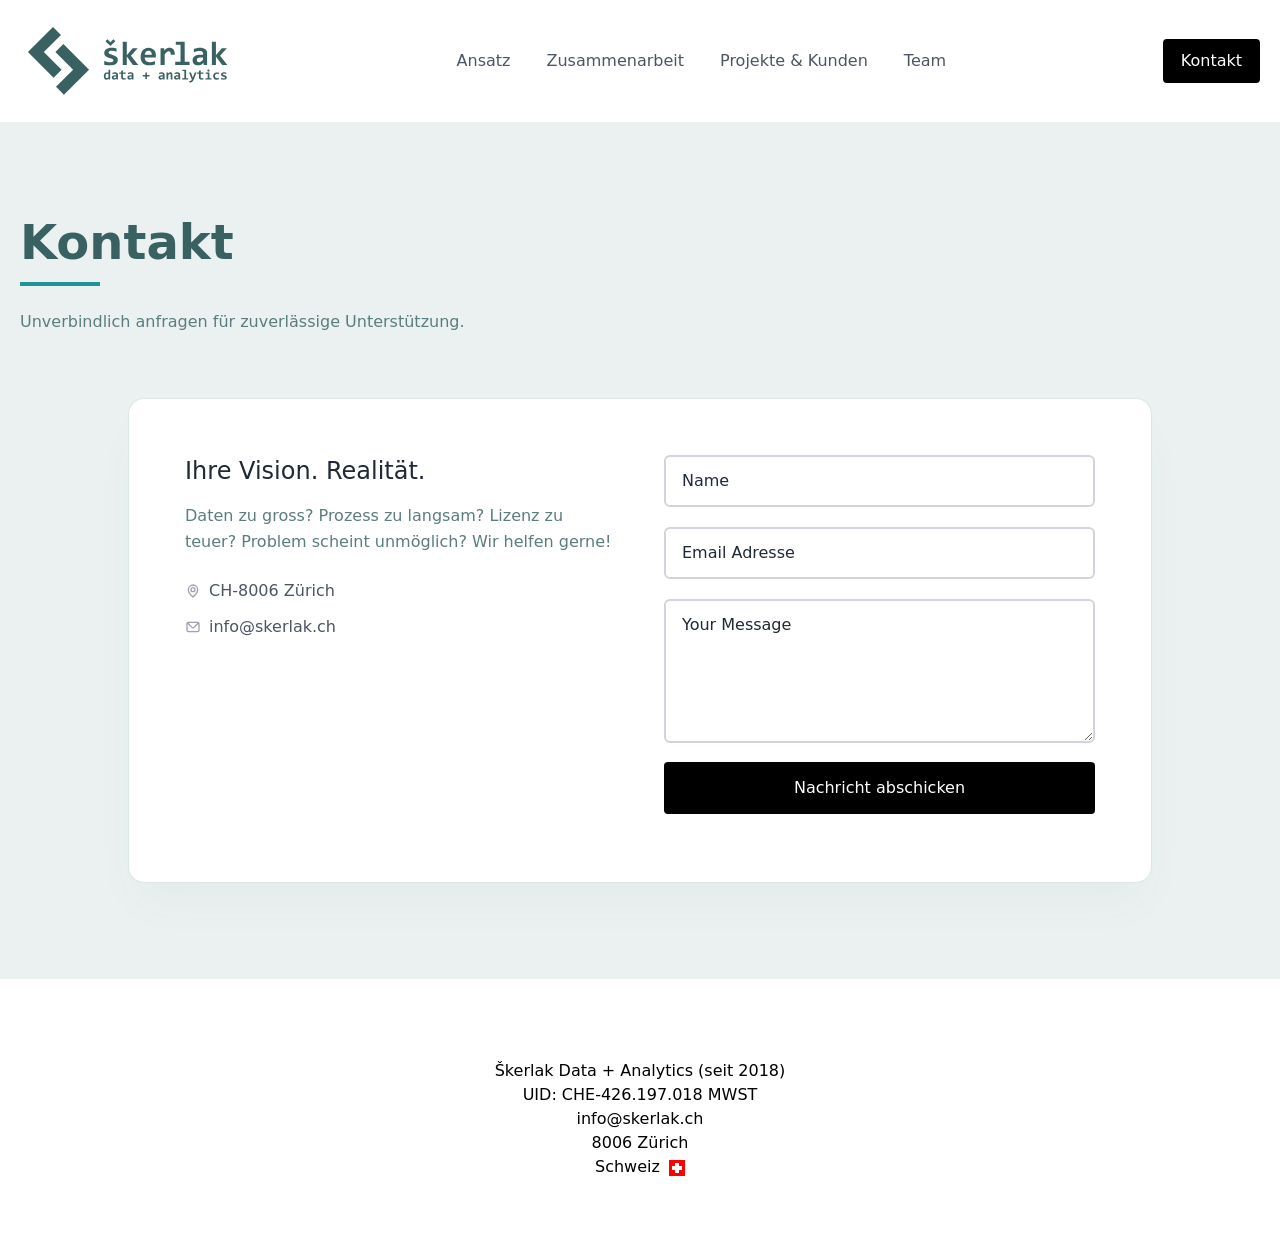
<file: contact/index.html>
<!DOCTYPE html><html lang="en"> <head><meta charset="UTF-8"><meta name="viewport" content="width=device-width"><link rel="icon" type="image/svg+xml" href="/assets/logos/logo_2026_small.svg"><meta name="generator" content="Astro v5.16.16"><!-- <link rel="preload" as="image" href={src} alt="Hero" /> --><title>Contact | Škerlak Data + Analytics</title><link rel="canonical" href="https://bskerlak.github.io/contact/"><meta name="description" content="Spezialisierte Engineering-Lösungen für Geodaten, Cloud-Infrastruktur und HPC in der Schweiz. Dr. Bojan Škerlak kombiniert ETH-Expertise mit pragmatischem Data Engineering für komplexe Naturgefahren-Modellierung."><meta name="robots" content="index, follow"><meta property="og:title" content="Skerlak | Geospatial Engineering &#38; HPC Consulting Switzerland"><meta property="og:type" content="website"><meta property="og:image" content="https://bskerlak.github.io/opengraph.jpg"><meta property="og:url" content="https://bskerlak.github.io/contact/"><meta property="og:image:url" content="https://bskerlak.github.io/opengraph.jpg"><meta property="og:image:alt" content="Skerlak - Spezialisierte Engineering-Lösungen für räumliche Daten und Cloud"><meta name="twitter:card" content="summary_large_image"><meta name="twitter:site" content="@skerlak"><meta name="twitter:creator" content="@skerlak"><link rel="stylesheet" href="/assets/about.uc3eRG5L.css">
<style>.invalid-feedback[data-astro-cid-uwnxe3i2],.empty-feedback[data-astro-cid-uwnxe3i2]{display:none}.was-validated[data-astro-cid-uwnxe3i2] [data-astro-cid-uwnxe3i2]:-moz-placeholder:invalid~.empty-feedback[data-astro-cid-uwnxe3i2]{display:block}.was-validated[data-astro-cid-uwnxe3i2] [data-astro-cid-uwnxe3i2]:placeholder-shown:invalid~.empty-feedback[data-astro-cid-uwnxe3i2]{display:block}.was-validated[data-astro-cid-uwnxe3i2] [data-astro-cid-uwnxe3i2]:not(:-moz-placeholder):invalid~.invalid-feedback[data-astro-cid-uwnxe3i2]{display:block}.was-validated[data-astro-cid-uwnxe3i2] [data-astro-cid-uwnxe3i2]:not(:placeholder-shown):invalid~.invalid-feedback[data-astro-cid-uwnxe3i2]{display:block}.is-invalid[data-astro-cid-uwnxe3i2],.was-validated[data-astro-cid-uwnxe3i2] [data-astro-cid-uwnxe3i2]:invalid{border-color:#dc3545}
</style></head> <body> <div class="max-w-screen-xl mx-auto px-5">  <header class="flex flex-col lg:flex-row justify-between items-center my-5">  <div class="flex w-full lg:w-auto items-center justify-between"> <a href="/" class="flex items-center gap-3"> <img src="/assets/logo_2026_wide.CNNSGHO0_Z1N1xbp.svg" alt="Site logo" loading="lazy" decoding="async" fetchpriority="auto" width="220" height="82" class="h-auto"> </a> <div class="block lg:hidden"> <button id="astronav-menu" aria-label="Toggle Menu">  <svg fill="currentColor" class="w-8 h-8 text-gray-800" width="24" height="24" viewBox="0 0 24 24" xmlns="http://www.w3.org/2000/svg"> <title>Toggle Menu</title> <path class="astronav-close-icon astronav-toggle hidden" fill-rule="evenodd" clip-rule="evenodd" d="M18.278 16.864a1 1 0 01-1.414 1.414l-4.829-4.828-4.828 4.828a1 1 0 01-1.414-1.414l4.828-4.829-4.828-4.828a1 1 0 011.414-1.414l4.829 4.828 4.828-4.828a1 1 0 111.414 1.414l-4.828 4.829 4.828 4.828z"></path> <path class="astronav-open-icon astronav-toggle" fill-rule="evenodd" d="M4 5h16a1 1 0 010 2H4a1 1 0 110-2zm0 6h16a1 1 0 010 2H4a1 1 0 010-2zm0 6h16a1 1 0 010 2H4a1 1 0 010-2z"></path> </svg>  </button> </div> </div> <nav class="astronav-items astronav-toggle hidden w-full lg:w-auto mt-2 lg:flex lg:mt-0">  <ul class="flex flex-col lg:flex-row lg:gap-3"> <li> <a href="/approach" class="flex lg:px-3 py-2 items-center text-gray-600 hover:text-gray-900"> <span> Ansatz</span>  </a> </li><li> <a href="/collaboration" class="flex lg:px-3 py-2 items-center text-gray-600 hover:text-gray-900"> <span> Zusammenarbeit</span>  </a> </li><li> <a href="/projects" class="flex lg:px-3 py-2 items-center text-gray-600 hover:text-gray-900"> <span> Projekte &amp; Kunden</span>  </a> </li><li> <a href="/about" class="flex lg:px-3 py-2 items-center text-gray-600 hover:text-gray-900"> <span> Team</span>  </a> </li> </ul>  </nav>  <script>(function(){const closeOnClick = false;

["DOMContentLoaded", "astro:after-swap"].forEach((event) => {
  document.addEventListener(event, addListeners);
});

// Function to clone and replace elements
function cloneAndReplace(element) {
  const clone = element.cloneNode(true);
  element.parentNode.replaceChild(clone, element);
}

function addListeners() {
  // Clean up existing listeners
  const oldMenuButton = document.getElementById("astronav-menu");
  if (oldMenuButton) {
    cloneAndReplace(oldMenuButton);
  }

  const oldDropdownMenus = document.querySelectorAll(".astronav-dropdown");
  oldDropdownMenus.forEach((menu) => {
    cloneAndReplace(menu);
  });

  // Mobile nav toggle
  const menuButton = document.getElementById("astronav-menu");
  menuButton && menuButton.addEventListener("click", toggleMobileNav);

  // Dropdown menus
  const dropdownMenus = document.querySelectorAll(".astronav-dropdown");
  dropdownMenus.forEach((menu) => {
    const button = menu.querySelector("button");
    button &&
      button.addEventListener("click", (event) =>
        toggleDropdownMenu(event, menu, dropdownMenus)
      );

    // Handle Submenu Dropdowns
    const dropDownSubmenus = menu.querySelectorAll(
      ".astronav-dropdown-submenu"
    );

    dropDownSubmenus.forEach((submenu) => {
      const submenuButton = submenu.querySelector("button");
      submenuButton &&
        submenuButton.addEventListener("click", (event) => {
          event.stopImmediatePropagation();
          toggleSubmenuDropdown(event, submenu);
        });
    });
  });

  // Clicking away from dropdown will remove the dropdown class
  document.addEventListener("click", closeAllDropdowns);

  if (closeOnClick) {
    handleCloseOnClick();
  }
}

function toggleMobileNav() {
  [...document.querySelectorAll(".astronav-toggle")].forEach((el) => {
    el.classList.toggle("hidden");
  });
}

function toggleDropdownMenu(event, menu, dropdownMenus) {
  toggleMenu(menu);

  // Close one dropdown when selecting another
  Array.from(dropdownMenus)
    .filter((el) => el !== menu && !menu.contains(el))
    .forEach(closeMenu);

  event.stopPropagation();
}

function toggleSubmenuDropdown(event, submenu) {
  event.stopPropagation();
  toggleMenu(submenu);

  // Close sibling submenus at the same nesting level
  const siblingSubmenus = submenu
    .closest(".astronav-dropdown")
    .querySelectorAll(".astronav-dropdown-submenu");
  Array.from(siblingSubmenus)
    .filter((el) => el !== submenu && !submenu.contains(el))
    .forEach(closeMenu);
}

function closeAllDropdowns(event) {
  const dropdownMenus = document.querySelectorAll(".dropdown-toggle");
  const dropdownParent = document.querySelectorAll(
    ".astronav-dropdown, .astronav-dropdown-submenu"
  );
  const isButtonInsideDropdown = [
    ...document.querySelectorAll(
      `.astronav-dropdown button, .astronav-dropdown label, .astronav-dropdown input,
	  .astronav-dropdown-submenu button, .astronav-dropdown-submenu label, .astronav-dropdown-submenu input,
	  #astronav-menu`
    ),
  ].some((button) => button.contains(event.target));
  if (!isButtonInsideDropdown) {
    dropdownMenus.forEach((d) => {
      // console.log("I ran", d);
      // if (!d.contains(event.target)) {
      d.classList.remove("open");
      d.removeAttribute("open");
      d.classList.add("hidden");
      // }
    });
    dropdownParent.forEach((d) => {
      d.classList.remove("open");
      d.removeAttribute("open");
      d.setAttribute("aria-expanded", "false");
    });
  }
}

function toggleMenu(menu) {
  menu.classList.toggle("open");
  const expanded = menu.getAttribute("aria-expanded") === "true";
  menu.setAttribute("aria-expanded", expanded ? "false" : "true");
  menu.hasAttribute("open")
    ? menu.removeAttribute("open")
    : menu.setAttribute("open", "");

  const dropdownToggle = menu.querySelector(".dropdown-toggle");
  const dropdownExpanded = dropdownToggle.getAttribute("aria-expanded");
  dropdownToggle.classList.toggle("hidden");
  dropdownToggle.setAttribute(
    "aria-expanded",
    dropdownExpanded === "true" ? "false" : "true"
  );
}

function closeMenu(menu) {
  // console.log("closing", menu);
  menu.classList.remove("open");
  menu.removeAttribute("open");
  menu.setAttribute("aria-expanded", "false");
  const dropdownToggles = menu.querySelectorAll(".dropdown-toggle");
  dropdownToggles.forEach((toggle) => {
    toggle.classList.add("hidden");
    toggle.setAttribute("aria-expanded", "false");
  });
}

function handleCloseOnClick() {
  const navMenuItems = document.querySelector(".astronav-items");
  const navToggle = document.getElementById("astronav-menu");
  const navLink = navMenuItems && navMenuItems.querySelectorAll("a");

  const MenuIcons = navToggle.querySelectorAll(".astronav-toggle");

  navLink &&
    navLink.forEach((item) => {
      item.addEventListener("click", () => {
        navMenuItems?.classList.add("hidden");
        MenuIcons.forEach((el) => {
          el.classList.toggle("hidden");
        });
      });
    });
}
})();</script> <div> <div class="hidden lg:flex items-center gap-4"> <a href="/contact" class="rounded text-center transition focus-visible:ring-2 ring-offset-2 ring-gray-200 px-4 py-2 bg-black text-white hover:bg-gray-800  border-2 border-transparent">Kontakt </a> </div> </div> </header>  </div>  <section class="relative py-24 overflow-hidden bg-brand-light"> <div class="absolute inset-0 grid-overlay opacity-10 pointer-events-none [mask-image:linear-gradient(to_bottom,black_70%,transparent_100%)]"></div> <div class="max-w-screen-xl mx-auto px-5">   <div class="mb-16"> <h2 class="text-4xl md:text-5xl font-bold text-brand-deep mb-4">
Kontakt
</h2> <div class="h-1 w-20 bg-brand-teal"></div> <p class="mt-6 text-brand-muted max-w-xl">
Unverbindlich anfragen für zuverlässige Unterstützung.
</p> </div>  <div class="max-w-5xl mx-auto bg-white rounded-2xl border border-brand-muted/20 shadow-2xl shadow-brand-deep/5 p-10 md:p-14"> <div class="grid md:grid-cols-2 gap-12"> <!-- Left --> <div> <h2 class="font-medium text-2xl text-gray-800">
Ihre Vision. Realität.
</h2> <p class="text-base leading-relaxed text-brand-muted mt-4">
Daten zu gross? Prozess zu langsam? Lizenz zu teuer? Problem scheint unmöglich? Wir helfen gerne!
</p> <div class="mt-6 space-y-3"> <div class="flex items-center space-x-2 text-gray-600"> <svg width="1em" height="1em" class="text-gray-400 w-4 h-4" data-icon="uil:map-marker">   <symbol id="ai:uil:map-marker" viewBox="0 0 24 24"><path fill="currentColor" d="M12 2a8 8 0 0 0-8 8c0 5.4 7.05 11.5 7.35 11.76a1 1 0 0 0 1.3 0C13 21.5 20 15.4 20 10a8 8 0 0 0-8-8m0 17.65c-2.13-2-6-6.31-6-9.65a6 6 0 0 1 12 0c0 3.34-3.87 7.66-6 9.65M12 6a4 4 0 1 0 4 4a4 4 0 0 0-4-4m0 6a2 2 0 1 1 2-2a2 2 0 0 1-2 2"/></symbol><use href="#ai:uil:map-marker"></use>  </svg> <span>CH-8006 Zürich</span> </div> <div class="flex items-center space-x-2 text-gray-600"> <svg width="1em" height="1em" class="text-gray-400 w-4 h-4" data-icon="uil:envelope">   <symbol id="ai:uil:envelope" viewBox="0 0 24 24"><path fill="currentColor" d="M19 4H5a3 3 0 0 0-3 3v10a3 3 0 0 0 3 3h14a3 3 0 0 0 3-3V7a3 3 0 0 0-3-3m-.41 2l-5.88 5.88a1 1 0 0 1-1.42 0L5.41 6ZM20 17a1 1 0 0 1-1 1H5a1 1 0 0 1-1-1V7.41l5.88 5.88a3 3 0 0 0 4.24 0L20 7.41Z"/></symbol><use href="#ai:uil:envelope"></use>  </svg> <a href="mailto:info@skerlak.ch">info@skerlak.ch</a> </div> </div> </div> <!-- Right --> <div> <!-- To make this contact form work, create your free access key from https://web3forms.com/
     Then you will get all form submissions in your email inbox. --><form action="https://api.web3forms.com/submit" method="POST" id="form" class="needs-validation" novalidate data-astro-cid-uwnxe3i2> <input type="hidden" name="access_key" value="5244a933-953a-498f-86d0-a8f92b7c36a1" data-astro-cid-uwnxe3i2> <!-- Create your free access key from https://web3forms.com/ --> <input type="checkbox" class="hidden" style="display:none" name="botcheck" data-astro-cid-uwnxe3i2> <div class="mb-5" data-astro-cid-uwnxe3i2> <input type="text" placeholder="Name" required class="w-full px-4 py-3 border-2 placeholder:text-gray-800 rounded-md outline-none focus:ring-4 border-gray-300 focus:border-gray-600 ring-gray-100" name="name" data-astro-cid-uwnxe3i2> <div class="empty-feedback invalid-feedback text-red-400 text-sm mt-1" data-astro-cid-uwnxe3i2>
Bitte geben Sie Ihren Namen an.
</div> </div> <div class="mb-5" data-astro-cid-uwnxe3i2> <label for="email_address" class="sr-only" data-astro-cid-uwnxe3i2>Email Adresse</label><input id="email_address" type="email" placeholder="Email Adresse" name="email" required class="w-full px-4 py-3 border-2 placeholder:text-gray-800 rounded-md outline-none focus:ring-4 border-gray-300 focus:border-gray-600 ring-gray-100" data-astro-cid-uwnxe3i2> <div class="empty-feedback text-red-400 text-sm mt-1" data-astro-cid-uwnxe3i2>
Bitte geben Sie Ihre Email Adresse an.
</div> <div class="invalid-feedback text-red-400 text-sm mt-1" data-astro-cid-uwnxe3i2>
Bitte geben Sie eine gültige Email Adresse an.
</div> </div> <div class="mb-3" data-astro-cid-uwnxe3i2> <textarea name="message" required placeholder="Your Message" class="w-full px-4 py-3 border-2 placeholder:text-gray-800 rounded-md outline-none h-36 focus:ring-4 border-gray-300 focus:border-gray-600 ring-gray-100" data-astro-cid-uwnxe3i2></textarea> <div class="empty-feedback invalid-feedback text-red-400 text-sm mt-1" data-astro-cid-uwnxe3i2>
Please enter your message.
</div> </div> <button type="submit" data-astro-cid-uwnxe3i2="true" class="rounded text-center transition focus-visible:ring-2 ring-offset-2 ring-gray-200 w-full px-6 py-3 bg-black text-white hover:bg-slate-900  border-2 border-transparent">Nachricht abschicken </button> <div id="result" class="mt-3 text-center" data-astro-cid-uwnxe3i2></div> </form>  <script>
  const form = document.getElementById("form");
  const result = document.getElementById("result");

  form.addEventListener("submit", function (e) {
    e.preventDefault();
    form.classList.add("was-validated");
    if (!form.checkValidity()) {
      form.querySelectorAll(":invalid")[0].focus();
      return;
    }
    const formData = new FormData(form);
    const object = Object.fromEntries(formData);
    const json = JSON.stringify(object);

    result.innerHTML = "Sending...";

    fetch("https://api.web3forms.com/submit", {
      method: "POST",
      headers: {
        "Content-Type": "application/json",
        Accept: "application/json",
      },
      body: json,
    })
      .then(async (response) => {
        let json = await response.json();
        if (response.status == 200) {
          result.classList.add("text-green-500");
          result.innerHTML = json.message;
        } else {
          console.log(response);
          result.classList.add("text-red-500");
          result.innerHTML = json.message;
        }
      })
      .catch((error) => {
        console.log(error);
        result.innerHTML = "Something went wrong!";
      })
      .then(function () {
        form.reset();
        form.classList.remove("was-validated");
        setTimeout(() => {
          result.style.display = "none";
        }, 5000);
      });
  });
</script> </div> </div> </div>  </div> </section>  <footer class="my-20"> <div class="text-center"> <p>Škerlak Data + Analytics (seit 2018)</p> <p>UID: CHE-426.197.018 MWST</p> <p><a href="mailto:info@skerlak.ch" class="hover:underline">info@skerlak.ch</a></p> <p> 8006 Zürich </p> <p>Schweiz
<span class="inline-block ml-1 align-middle" aria-label="Swiss flag"> <svg xmlns="http://www.w3.org/2000/svg" viewBox="0 0 512 512" width="16" height="16"> <rect width="512" height="512" fill="#FF0000"></rect> <rect x="192" y="96" width="128" height="320" fill="#fff"></rect> <rect x="96" y="192" width="320" height="128" fill="#fff"></rect> </svg> </span> </p> </div> </footer>  </body> </html>
</file>
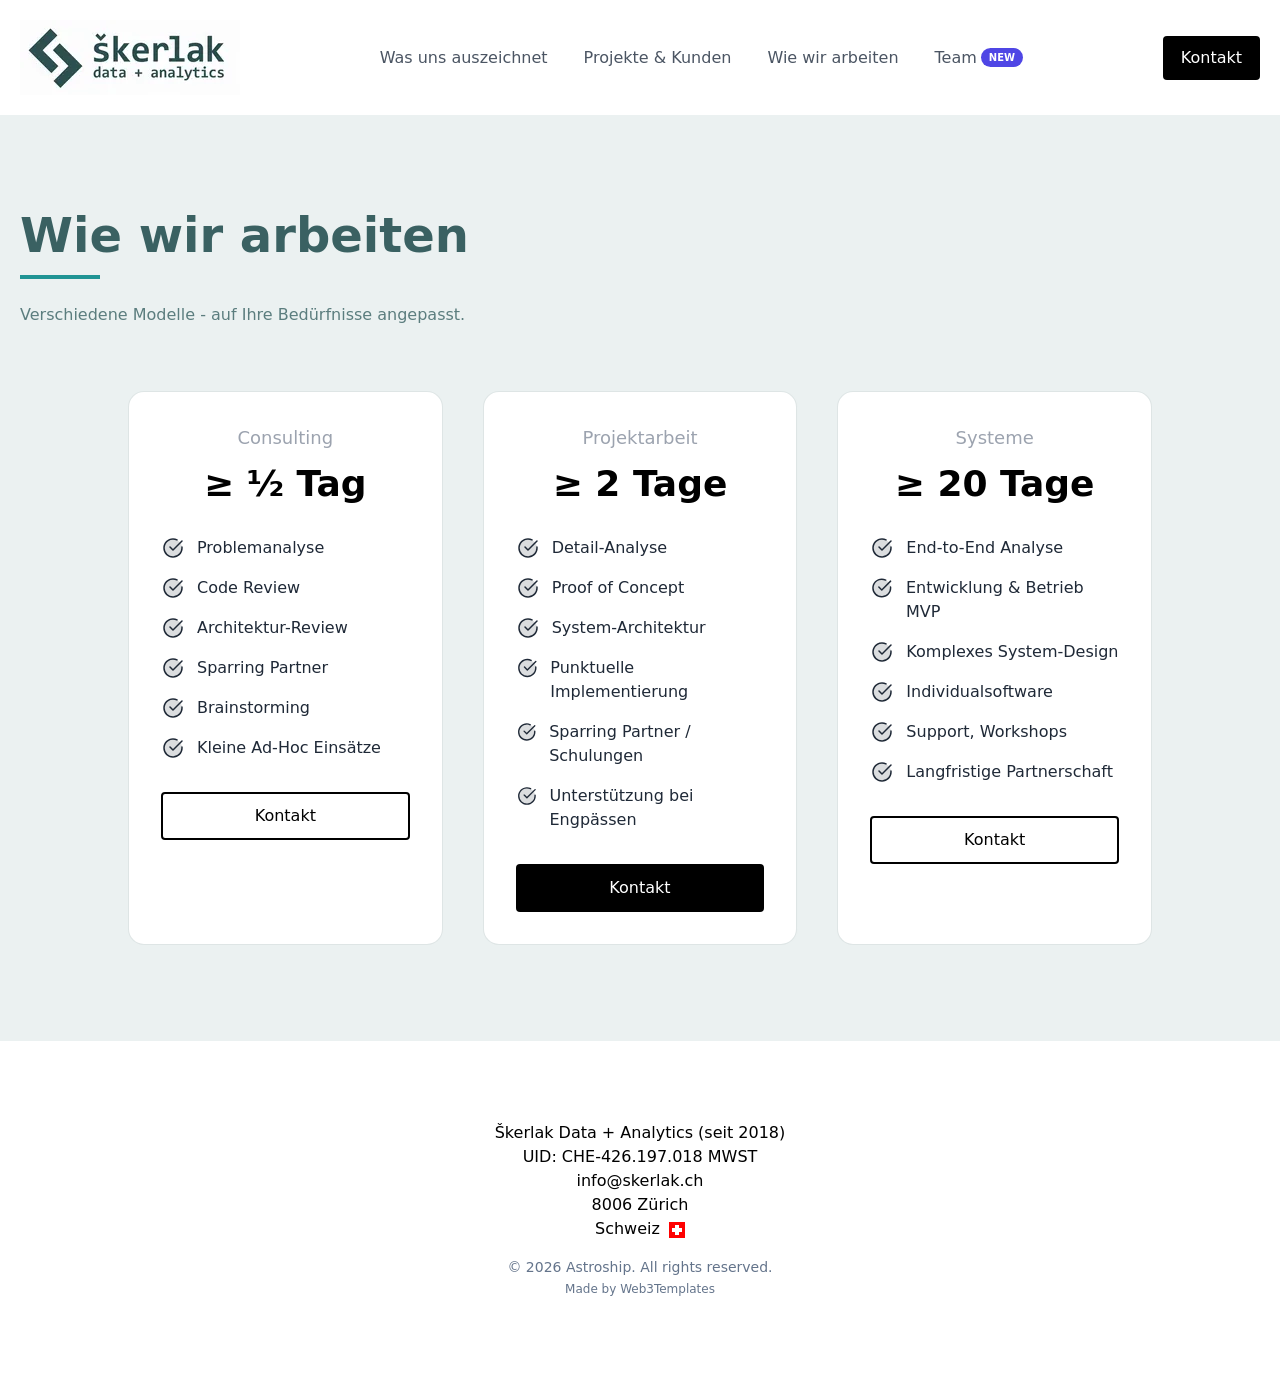
<file: howwework/index.html>
<!DOCTYPE html><html lang="en"> <head><meta charset="UTF-8"><meta name="viewport" content="width=device-width"><link rel="icon" type="image/svg+xml" href="/assets/logos/logo_2026_small.svg"><meta name="generator" content="Astro v5.16.16"><!-- <link rel="preload" as="image" href={src} alt="Hero" /> --><title>Pricing | Škerlak Data + Analytics</title><link rel="canonical" href="https://bskerlak.github.io/howwework/"><meta name="description" content="Astroship is a starter website template for Astro built with TailwindCSS."><meta name="robots" content="index, follow"><meta property="og:title" content="Astroship - Starter Template for Astro"><meta property="og:type" content="website"><meta property="og:image" content="https://bskerlak.github.io/opengraph.jpg"><meta property="og:url" content="https://bskerlak.github.io/howwework/"><meta property="og:image:url" content="https://bskerlak.github.io/opengraph.jpg"><meta property="og:image:alt" content="Astroship Homepage Screenshot"><meta name="twitter:card" content="summary_large_image"><meta name="twitter:site" content="@web3templates"><meta name="twitter:creator" content="@surjithctly"><link rel="stylesheet" href="/assets/about.BVmpOgDE.css"></head> <body> <div class="max-w-screen-xl mx-auto px-5">  <header class="flex flex-col lg:flex-row justify-between items-center my-5">  <div class="flex w-full lg:w-auto items-center justify-between"> <a href="/" class="flex items-center gap-3"> <img src="/assets/logo_2026_wide.22bounkB_Z99Chd.webp" alt="Site logo" loading="lazy" decoding="async" fetchpriority="auto" width="220" height="75" class="h-auto"> </a> <div class="block lg:hidden"> <button id="astronav-menu" aria-label="Toggle Menu">  <svg fill="currentColor" class="w-4 h-4 text-gray-800" width="24" height="24" viewBox="0 0 24 24" xmlns="http://www.w3.org/2000/svg"> <title>Toggle Menu</title> <path class="astronav-close-icon astronav-toggle hidden" fill-rule="evenodd" clip-rule="evenodd" d="M18.278 16.864a1 1 0 01-1.414 1.414l-4.829-4.828-4.828 4.828a1 1 0 01-1.414-1.414l4.828-4.829-4.828-4.828a1 1 0 011.414-1.414l4.829 4.828 4.828-4.828a1 1 0 111.414 1.414l-4.828 4.829 4.828 4.828z"></path> <path class="astronav-open-icon astronav-toggle" fill-rule="evenodd" d="M4 5h16a1 1 0 010 2H4a1 1 0 110-2zm0 6h16a1 1 0 010 2H4a1 1 0 010-2zm0 6h16a1 1 0 010 2H4a1 1 0 010-2z"></path> </svg>  </button> </div> </div> <nav class="astronav-items astronav-toggle hidden w-full lg:w-auto mt-2 lg:flex lg:mt-0">  <ul class="flex flex-col lg:flex-row lg:gap-3"> <li> <a href="/whatmakesusspecial" class="flex lg:px-3 py-2 items-center text-gray-600 hover:text-gray-900"> <span> Was uns auszeichnet</span>  </a> </li><li> <a href="/projects" class="flex lg:px-3 py-2 items-center text-gray-600 hover:text-gray-900"> <span> Projekte &amp; Kunden</span>  </a> </li><li> <a href="/howwework" class="flex lg:px-3 py-2 items-center text-gray-600 hover:text-gray-900"> <span> Wie wir arbeiten</span>  </a> </li><li> <a href="/about" class="flex lg:px-3 py-2 items-center text-gray-600 hover:text-gray-900"> <span> Team</span> <span class="ml-1 px-2 py-0.5 text-[10px] animate-pulse font-semibold uppercase text-white bg-indigo-600 rounded-full">
New
</span> </a> </li> </ul> <div class="lg:hidden flex items-center mt-3 gap-4"> <a href="#" class="rounded text-center transition focus-visible:ring-2 ring-offset-2 ring-gray-200 w-full px-4 py-2 bg-gray-100 hover:bg-gray-200   border-2 border-transparent">Log in </a> <a href="/contact" class="rounded text-center transition focus-visible:ring-2 ring-offset-2 ring-gray-200 w-full px-4 py-2 bg-black text-white hover:bg-gray-800  border-2 border-transparent">Sign up </a> </div>  </nav>  <script>(function(){const closeOnClick = false;

["DOMContentLoaded", "astro:after-swap"].forEach((event) => {
  document.addEventListener(event, addListeners);
});

// Function to clone and replace elements
function cloneAndReplace(element) {
  const clone = element.cloneNode(true);
  element.parentNode.replaceChild(clone, element);
}

function addListeners() {
  // Clean up existing listeners
  const oldMenuButton = document.getElementById("astronav-menu");
  if (oldMenuButton) {
    cloneAndReplace(oldMenuButton);
  }

  const oldDropdownMenus = document.querySelectorAll(".astronav-dropdown");
  oldDropdownMenus.forEach((menu) => {
    cloneAndReplace(menu);
  });

  // Mobile nav toggle
  const menuButton = document.getElementById("astronav-menu");
  menuButton && menuButton.addEventListener("click", toggleMobileNav);

  // Dropdown menus
  const dropdownMenus = document.querySelectorAll(".astronav-dropdown");
  dropdownMenus.forEach((menu) => {
    const button = menu.querySelector("button");
    button &&
      button.addEventListener("click", (event) =>
        toggleDropdownMenu(event, menu, dropdownMenus)
      );

    // Handle Submenu Dropdowns
    const dropDownSubmenus = menu.querySelectorAll(
      ".astronav-dropdown-submenu"
    );

    dropDownSubmenus.forEach((submenu) => {
      const submenuButton = submenu.querySelector("button");
      submenuButton &&
        submenuButton.addEventListener("click", (event) => {
          event.stopImmediatePropagation();
          toggleSubmenuDropdown(event, submenu);
        });
    });
  });

  // Clicking away from dropdown will remove the dropdown class
  document.addEventListener("click", closeAllDropdowns);

  if (closeOnClick) {
    handleCloseOnClick();
  }
}

function toggleMobileNav() {
  [...document.querySelectorAll(".astronav-toggle")].forEach((el) => {
    el.classList.toggle("hidden");
  });
}

function toggleDropdownMenu(event, menu, dropdownMenus) {
  toggleMenu(menu);

  // Close one dropdown when selecting another
  Array.from(dropdownMenus)
    .filter((el) => el !== menu && !menu.contains(el))
    .forEach(closeMenu);

  event.stopPropagation();
}

function toggleSubmenuDropdown(event, submenu) {
  event.stopPropagation();
  toggleMenu(submenu);

  // Close sibling submenus at the same nesting level
  const siblingSubmenus = submenu
    .closest(".astronav-dropdown")
    .querySelectorAll(".astronav-dropdown-submenu");
  Array.from(siblingSubmenus)
    .filter((el) => el !== submenu && !submenu.contains(el))
    .forEach(closeMenu);
}

function closeAllDropdowns(event) {
  const dropdownMenus = document.querySelectorAll(".dropdown-toggle");
  const dropdownParent = document.querySelectorAll(
    ".astronav-dropdown, .astronav-dropdown-submenu"
  );
  const isButtonInsideDropdown = [
    ...document.querySelectorAll(
      `.astronav-dropdown button, .astronav-dropdown label, .astronav-dropdown input,
	  .astronav-dropdown-submenu button, .astronav-dropdown-submenu label, .astronav-dropdown-submenu input,
	  #astronav-menu`
    ),
  ].some((button) => button.contains(event.target));
  if (!isButtonInsideDropdown) {
    dropdownMenus.forEach((d) => {
      // console.log("I ran", d);
      // if (!d.contains(event.target)) {
      d.classList.remove("open");
      d.removeAttribute("open");
      d.classList.add("hidden");
      // }
    });
    dropdownParent.forEach((d) => {
      d.classList.remove("open");
      d.removeAttribute("open");
      d.setAttribute("aria-expanded", "false");
    });
  }
}

function toggleMenu(menu) {
  menu.classList.toggle("open");
  const expanded = menu.getAttribute("aria-expanded") === "true";
  menu.setAttribute("aria-expanded", expanded ? "false" : "true");
  menu.hasAttribute("open")
    ? menu.removeAttribute("open")
    : menu.setAttribute("open", "");

  const dropdownToggle = menu.querySelector(".dropdown-toggle");
  const dropdownExpanded = dropdownToggle.getAttribute("aria-expanded");
  dropdownToggle.classList.toggle("hidden");
  dropdownToggle.setAttribute(
    "aria-expanded",
    dropdownExpanded === "true" ? "false" : "true"
  );
}

function closeMenu(menu) {
  // console.log("closing", menu);
  menu.classList.remove("open");
  menu.removeAttribute("open");
  menu.setAttribute("aria-expanded", "false");
  const dropdownToggles = menu.querySelectorAll(".dropdown-toggle");
  dropdownToggles.forEach((toggle) => {
    toggle.classList.add("hidden");
    toggle.setAttribute("aria-expanded", "false");
  });
}

function handleCloseOnClick() {
  const navMenuItems = document.querySelector(".astronav-items");
  const navToggle = document.getElementById("astronav-menu");
  const navLink = navMenuItems && navMenuItems.querySelectorAll("a");

  const MenuIcons = navToggle.querySelectorAll(".astronav-toggle");

  navLink &&
    navLink.forEach((item) => {
      item.addEventListener("click", () => {
        navMenuItems?.classList.add("hidden");
        MenuIcons.forEach((el) => {
          el.classList.toggle("hidden");
        });
      });
    });
}
})();</script> <div> <div class="hidden lg:flex items-center gap-4"> <a href="/contact" class="rounded text-center transition focus-visible:ring-2 ring-offset-2 ring-gray-200 px-4 py-2 bg-black text-white hover:bg-gray-800  border-2 border-transparent">Kontakt </a> </div> </div> </header>  </div>  <section class="relative py-24 overflow-hidden bg-brand-light"> <div class="absolute inset-0 grid-overlay opacity-10 pointer-events-none [mask-image:linear-gradient(to_bottom,black_70%,transparent_100%)]"></div> <div class="max-w-screen-xl mx-auto px-5">  <div class="mb-16"> <h2 class="text-4xl md:text-5xl font-bold text-brand-deep mb-4">
Wie wir arbeiten
</h2> <div class="h-1 w-20 bg-brand-teal"></div> <p class="mt-6 text-brand-muted max-w-xl">
Verschiedene Modelle - auf Ihre Bedürfnisse angepasst.
</p> </div> <div class="grid md:grid-cols-3 gap-10 mx-auto max-w-screen-lg mt-12"> <div> <div class="group p-8 bg-white backdrop-blur-md border border-brand-muted/20 rounded-2xl 
            hover:border-brand-teal hover:shadow-2xl hover:shadow-brand-deep/5 
            transition-all duration-500 flex flex-col h-full"> <div class="text-center"> <h4 class="text-lg font-medium text-gray-400">Consulting</h4><p class="mt-3 text-4xl font-bold text-black md:text-4xl"> ≥ ½ Tag </p> <!-- {
        plan.price.original && (
          <p class="mt-1 text-xl font-medium text-gray-400 line-through md:text-2xl">
            {plan.price.original}
          </p>
        )
      } --> </div><ul class="grid mt-8 text-left gap-y-4"> <li class="flex items-start gap-3 text-gray-800"> <svg class="w-6 h-6" viewBox="0 0 24 24" fill="none" xmlns="http://www.w3.org/2000/svg"><circle cx="12" cy="12" r="9" fill="currentColor" fill-opacity=".16"></circle><path fill-rule="evenodd" clip-rule="evenodd" d="M3.75 12a8.25 8.25 0 0 1 11.916-7.393.75.75 0 1 0 .668-1.343A9.713 9.713 0 0 0 12 2.25c-5.385 0-9.75 4.365-9.75 9.75s4.365 9.75 9.75 9.75 9.75-4.365 9.75-9.75c0-.366-.02-.727-.06-1.082a.75.75 0 1 0-1.49.164A8.25 8.25 0 1 1 3.75 12Zm17.78-6.47a.75.75 0 0 0-1.06-1.06L12 12.94l-2.47-2.47a.75.75 0 0 0-1.06 1.06l3 3a.75.75 0 0 0 1.06 0l9-9Z" fill="currentColor"></path> </svg> <span>Problemanalyse</span> </li><li class="flex items-start gap-3 text-gray-800"> <svg class="w-6 h-6" viewBox="0 0 24 24" fill="none" xmlns="http://www.w3.org/2000/svg"><circle cx="12" cy="12" r="9" fill="currentColor" fill-opacity=".16"></circle><path fill-rule="evenodd" clip-rule="evenodd" d="M3.75 12a8.25 8.25 0 0 1 11.916-7.393.75.75 0 1 0 .668-1.343A9.713 9.713 0 0 0 12 2.25c-5.385 0-9.75 4.365-9.75 9.75s4.365 9.75 9.75 9.75 9.75-4.365 9.75-9.75c0-.366-.02-.727-.06-1.082a.75.75 0 1 0-1.49.164A8.25 8.25 0 1 1 3.75 12Zm17.78-6.47a.75.75 0 0 0-1.06-1.06L12 12.94l-2.47-2.47a.75.75 0 0 0-1.06 1.06l3 3a.75.75 0 0 0 1.06 0l9-9Z" fill="currentColor"></path> </svg> <span>Code Review</span> </li><li class="flex items-start gap-3 text-gray-800"> <svg class="w-6 h-6" viewBox="0 0 24 24" fill="none" xmlns="http://www.w3.org/2000/svg"><circle cx="12" cy="12" r="9" fill="currentColor" fill-opacity=".16"></circle><path fill-rule="evenodd" clip-rule="evenodd" d="M3.75 12a8.25 8.25 0 0 1 11.916-7.393.75.75 0 1 0 .668-1.343A9.713 9.713 0 0 0 12 2.25c-5.385 0-9.75 4.365-9.75 9.75s4.365 9.75 9.75 9.75 9.75-4.365 9.75-9.75c0-.366-.02-.727-.06-1.082a.75.75 0 1 0-1.49.164A8.25 8.25 0 1 1 3.75 12Zm17.78-6.47a.75.75 0 0 0-1.06-1.06L12 12.94l-2.47-2.47a.75.75 0 0 0-1.06 1.06l3 3a.75.75 0 0 0 1.06 0l9-9Z" fill="currentColor"></path> </svg> <span>Architektur-Review</span> </li><li class="flex items-start gap-3 text-gray-800"> <svg class="w-6 h-6" viewBox="0 0 24 24" fill="none" xmlns="http://www.w3.org/2000/svg"><circle cx="12" cy="12" r="9" fill="currentColor" fill-opacity=".16"></circle><path fill-rule="evenodd" clip-rule="evenodd" d="M3.75 12a8.25 8.25 0 0 1 11.916-7.393.75.75 0 1 0 .668-1.343A9.713 9.713 0 0 0 12 2.25c-5.385 0-9.75 4.365-9.75 9.75s4.365 9.75 9.75 9.75 9.75-4.365 9.75-9.75c0-.366-.02-.727-.06-1.082a.75.75 0 1 0-1.49.164A8.25 8.25 0 1 1 3.75 12Zm17.78-6.47a.75.75 0 0 0-1.06-1.06L12 12.94l-2.47-2.47a.75.75 0 0 0-1.06 1.06l3 3a.75.75 0 0 0 1.06 0l9-9Z" fill="currentColor"></path> </svg> <span>Sparring Partner</span> </li><li class="flex items-start gap-3 text-gray-800"> <svg class="w-6 h-6" viewBox="0 0 24 24" fill="none" xmlns="http://www.w3.org/2000/svg"><circle cx="12" cy="12" r="9" fill="currentColor" fill-opacity=".16"></circle><path fill-rule="evenodd" clip-rule="evenodd" d="M3.75 12a8.25 8.25 0 0 1 11.916-7.393.75.75 0 1 0 .668-1.343A9.713 9.713 0 0 0 12 2.25c-5.385 0-9.75 4.365-9.75 9.75s4.365 9.75 9.75 9.75 9.75-4.365 9.75-9.75c0-.366-.02-.727-.06-1.082a.75.75 0 1 0-1.49.164A8.25 8.25 0 1 1 3.75 12Zm17.78-6.47a.75.75 0 0 0-1.06-1.06L12 12.94l-2.47-2.47a.75.75 0 0 0-1.06 1.06l3 3a.75.75 0 0 0 1.06 0l9-9Z" fill="currentColor"></path> </svg> <span>Brainstorming</span> </li><li class="flex items-start gap-3 text-gray-800"> <svg class="w-6 h-6" viewBox="0 0 24 24" fill="none" xmlns="http://www.w3.org/2000/svg"><circle cx="12" cy="12" r="9" fill="currentColor" fill-opacity=".16"></circle><path fill-rule="evenodd" clip-rule="evenodd" d="M3.75 12a8.25 8.25 0 0 1 11.916-7.393.75.75 0 1 0 .668-1.343A9.713 9.713 0 0 0 12 2.25c-5.385 0-9.75 4.365-9.75 9.75s4.365 9.75 9.75 9.75 9.75-4.365 9.75-9.75c0-.366-.02-.727-.06-1.082a.75.75 0 1 0-1.49.164A8.25 8.25 0 1 1 3.75 12Zm17.78-6.47a.75.75 0 0 0-1.06-1.06L12 12.94l-2.47-2.47a.75.75 0 0 0-1.06 1.06l3 3a.75.75 0 0 0 1.06 0l9-9Z" fill="currentColor"></path> </svg> <span>Kleine Ad-Hoc Einsätze</span> </li> </ul><div class="flex mt-8"> <a href="/contact" class="rounded text-center transition focus-visible:ring-2 ring-offset-2 ring-gray-200 w-full px-5 py-2.5 bg-white border-2 border-black hover:bg-gray-100 text-black ">Kontakt </a> </div> </div> </div><div> <div class="group p-8 bg-white backdrop-blur-md border border-brand-muted/20 rounded-2xl 
            hover:border-brand-teal hover:shadow-2xl hover:shadow-brand-deep/5 
            transition-all duration-500 flex flex-col h-full"> <div class="text-center"> <h4 class="text-lg font-medium text-gray-400">Projektarbeit</h4><p class="mt-3 text-4xl font-bold text-black md:text-4xl"> ≥ 2 Tage </p> <!-- {
        plan.price.original && (
          <p class="mt-1 text-xl font-medium text-gray-400 line-through md:text-2xl">
            {plan.price.original}
          </p>
        )
      } --> </div><ul class="grid mt-8 text-left gap-y-4"> <li class="flex items-start gap-3 text-gray-800"> <svg class="w-6 h-6" viewBox="0 0 24 24" fill="none" xmlns="http://www.w3.org/2000/svg"><circle cx="12" cy="12" r="9" fill="currentColor" fill-opacity=".16"></circle><path fill-rule="evenodd" clip-rule="evenodd" d="M3.75 12a8.25 8.25 0 0 1 11.916-7.393.75.75 0 1 0 .668-1.343A9.713 9.713 0 0 0 12 2.25c-5.385 0-9.75 4.365-9.75 9.75s4.365 9.75 9.75 9.75 9.75-4.365 9.75-9.75c0-.366-.02-.727-.06-1.082a.75.75 0 1 0-1.49.164A8.25 8.25 0 1 1 3.75 12Zm17.78-6.47a.75.75 0 0 0-1.06-1.06L12 12.94l-2.47-2.47a.75.75 0 0 0-1.06 1.06l3 3a.75.75 0 0 0 1.06 0l9-9Z" fill="currentColor"></path> </svg> <span>Detail-Analyse</span> </li><li class="flex items-start gap-3 text-gray-800"> <svg class="w-6 h-6" viewBox="0 0 24 24" fill="none" xmlns="http://www.w3.org/2000/svg"><circle cx="12" cy="12" r="9" fill="currentColor" fill-opacity=".16"></circle><path fill-rule="evenodd" clip-rule="evenodd" d="M3.75 12a8.25 8.25 0 0 1 11.916-7.393.75.75 0 1 0 .668-1.343A9.713 9.713 0 0 0 12 2.25c-5.385 0-9.75 4.365-9.75 9.75s4.365 9.75 9.75 9.75 9.75-4.365 9.75-9.75c0-.366-.02-.727-.06-1.082a.75.75 0 1 0-1.49.164A8.25 8.25 0 1 1 3.75 12Zm17.78-6.47a.75.75 0 0 0-1.06-1.06L12 12.94l-2.47-2.47a.75.75 0 0 0-1.06 1.06l3 3a.75.75 0 0 0 1.06 0l9-9Z" fill="currentColor"></path> </svg> <span>Proof of Concept</span> </li><li class="flex items-start gap-3 text-gray-800"> <svg class="w-6 h-6" viewBox="0 0 24 24" fill="none" xmlns="http://www.w3.org/2000/svg"><circle cx="12" cy="12" r="9" fill="currentColor" fill-opacity=".16"></circle><path fill-rule="evenodd" clip-rule="evenodd" d="M3.75 12a8.25 8.25 0 0 1 11.916-7.393.75.75 0 1 0 .668-1.343A9.713 9.713 0 0 0 12 2.25c-5.385 0-9.75 4.365-9.75 9.75s4.365 9.75 9.75 9.75 9.75-4.365 9.75-9.75c0-.366-.02-.727-.06-1.082a.75.75 0 1 0-1.49.164A8.25 8.25 0 1 1 3.75 12Zm17.78-6.47a.75.75 0 0 0-1.06-1.06L12 12.94l-2.47-2.47a.75.75 0 0 0-1.06 1.06l3 3a.75.75 0 0 0 1.06 0l9-9Z" fill="currentColor"></path> </svg> <span>System-Architektur</span> </li><li class="flex items-start gap-3 text-gray-800"> <svg class="w-6 h-6" viewBox="0 0 24 24" fill="none" xmlns="http://www.w3.org/2000/svg"><circle cx="12" cy="12" r="9" fill="currentColor" fill-opacity=".16"></circle><path fill-rule="evenodd" clip-rule="evenodd" d="M3.75 12a8.25 8.25 0 0 1 11.916-7.393.75.75 0 1 0 .668-1.343A9.713 9.713 0 0 0 12 2.25c-5.385 0-9.75 4.365-9.75 9.75s4.365 9.75 9.75 9.75 9.75-4.365 9.75-9.75c0-.366-.02-.727-.06-1.082a.75.75 0 1 0-1.49.164A8.25 8.25 0 1 1 3.75 12Zm17.78-6.47a.75.75 0 0 0-1.06-1.06L12 12.94l-2.47-2.47a.75.75 0 0 0-1.06 1.06l3 3a.75.75 0 0 0 1.06 0l9-9Z" fill="currentColor"></path> </svg> <span>Punktuelle Implementierung</span> </li><li class="flex items-start gap-3 text-gray-800"> <svg class="w-6 h-6" viewBox="0 0 24 24" fill="none" xmlns="http://www.w3.org/2000/svg"><circle cx="12" cy="12" r="9" fill="currentColor" fill-opacity=".16"></circle><path fill-rule="evenodd" clip-rule="evenodd" d="M3.75 12a8.25 8.25 0 0 1 11.916-7.393.75.75 0 1 0 .668-1.343A9.713 9.713 0 0 0 12 2.25c-5.385 0-9.75 4.365-9.75 9.75s4.365 9.75 9.75 9.75 9.75-4.365 9.75-9.75c0-.366-.02-.727-.06-1.082a.75.75 0 1 0-1.49.164A8.25 8.25 0 1 1 3.75 12Zm17.78-6.47a.75.75 0 0 0-1.06-1.06L12 12.94l-2.47-2.47a.75.75 0 0 0-1.06 1.06l3 3a.75.75 0 0 0 1.06 0l9-9Z" fill="currentColor"></path> </svg> <span>Sparring Partner / Schulungen</span> </li><li class="flex items-start gap-3 text-gray-800"> <svg class="w-6 h-6" viewBox="0 0 24 24" fill="none" xmlns="http://www.w3.org/2000/svg"><circle cx="12" cy="12" r="9" fill="currentColor" fill-opacity=".16"></circle><path fill-rule="evenodd" clip-rule="evenodd" d="M3.75 12a8.25 8.25 0 0 1 11.916-7.393.75.75 0 1 0 .668-1.343A9.713 9.713 0 0 0 12 2.25c-5.385 0-9.75 4.365-9.75 9.75s4.365 9.75 9.75 9.75 9.75-4.365 9.75-9.75c0-.366-.02-.727-.06-1.082a.75.75 0 1 0-1.49.164A8.25 8.25 0 1 1 3.75 12Zm17.78-6.47a.75.75 0 0 0-1.06-1.06L12 12.94l-2.47-2.47a.75.75 0 0 0-1.06 1.06l3 3a.75.75 0 0 0 1.06 0l9-9Z" fill="currentColor"></path> </svg> <span>Unterstützung bei Engpässen</span> </li> </ul><div class="flex mt-8"> <a href="/contact" class="rounded text-center transition focus-visible:ring-2 ring-offset-2 ring-gray-200 w-full px-5 py-2.5 bg-black text-white hover:bg-gray-800  border-2 border-transparent">Kontakt </a> </div> </div> </div><div> <div class="group p-8 bg-white backdrop-blur-md border border-brand-muted/20 rounded-2xl 
            hover:border-brand-teal hover:shadow-2xl hover:shadow-brand-deep/5 
            transition-all duration-500 flex flex-col h-full"> <div class="text-center"> <h4 class="text-lg font-medium text-gray-400">Systeme</h4><p class="mt-3 text-4xl font-bold text-black md:text-4xl">  ≥ 20 Tage </p> <!-- {
        plan.price.original && (
          <p class="mt-1 text-xl font-medium text-gray-400 line-through md:text-2xl">
            {plan.price.original}
          </p>
        )
      } --> </div><ul class="grid mt-8 text-left gap-y-4"> <li class="flex items-start gap-3 text-gray-800"> <svg class="w-6 h-6" viewBox="0 0 24 24" fill="none" xmlns="http://www.w3.org/2000/svg"><circle cx="12" cy="12" r="9" fill="currentColor" fill-opacity=".16"></circle><path fill-rule="evenodd" clip-rule="evenodd" d="M3.75 12a8.25 8.25 0 0 1 11.916-7.393.75.75 0 1 0 .668-1.343A9.713 9.713 0 0 0 12 2.25c-5.385 0-9.75 4.365-9.75 9.75s4.365 9.75 9.75 9.75 9.75-4.365 9.75-9.75c0-.366-.02-.727-.06-1.082a.75.75 0 1 0-1.49.164A8.25 8.25 0 1 1 3.75 12Zm17.78-6.47a.75.75 0 0 0-1.06-1.06L12 12.94l-2.47-2.47a.75.75 0 0 0-1.06 1.06l3 3a.75.75 0 0 0 1.06 0l9-9Z" fill="currentColor"></path> </svg> <span>End-to-End Analyse</span> </li><li class="flex items-start gap-3 text-gray-800"> <svg class="w-6 h-6" viewBox="0 0 24 24" fill="none" xmlns="http://www.w3.org/2000/svg"><circle cx="12" cy="12" r="9" fill="currentColor" fill-opacity=".16"></circle><path fill-rule="evenodd" clip-rule="evenodd" d="M3.75 12a8.25 8.25 0 0 1 11.916-7.393.75.75 0 1 0 .668-1.343A9.713 9.713 0 0 0 12 2.25c-5.385 0-9.75 4.365-9.75 9.75s4.365 9.75 9.75 9.75 9.75-4.365 9.75-9.75c0-.366-.02-.727-.06-1.082a.75.75 0 1 0-1.49.164A8.25 8.25 0 1 1 3.75 12Zm17.78-6.47a.75.75 0 0 0-1.06-1.06L12 12.94l-2.47-2.47a.75.75 0 0 0-1.06 1.06l3 3a.75.75 0 0 0 1.06 0l9-9Z" fill="currentColor"></path> </svg> <span>Entwicklung &amp; Betrieb MVP</span> </li><li class="flex items-start gap-3 text-gray-800"> <svg class="w-6 h-6" viewBox="0 0 24 24" fill="none" xmlns="http://www.w3.org/2000/svg"><circle cx="12" cy="12" r="9" fill="currentColor" fill-opacity=".16"></circle><path fill-rule="evenodd" clip-rule="evenodd" d="M3.75 12a8.25 8.25 0 0 1 11.916-7.393.75.75 0 1 0 .668-1.343A9.713 9.713 0 0 0 12 2.25c-5.385 0-9.75 4.365-9.75 9.75s4.365 9.75 9.75 9.75 9.75-4.365 9.75-9.75c0-.366-.02-.727-.06-1.082a.75.75 0 1 0-1.49.164A8.25 8.25 0 1 1 3.75 12Zm17.78-6.47a.75.75 0 0 0-1.06-1.06L12 12.94l-2.47-2.47a.75.75 0 0 0-1.06 1.06l3 3a.75.75 0 0 0 1.06 0l9-9Z" fill="currentColor"></path> </svg> <span>Komplexes System-Design</span> </li><li class="flex items-start gap-3 text-gray-800"> <svg class="w-6 h-6" viewBox="0 0 24 24" fill="none" xmlns="http://www.w3.org/2000/svg"><circle cx="12" cy="12" r="9" fill="currentColor" fill-opacity=".16"></circle><path fill-rule="evenodd" clip-rule="evenodd" d="M3.75 12a8.25 8.25 0 0 1 11.916-7.393.75.75 0 1 0 .668-1.343A9.713 9.713 0 0 0 12 2.25c-5.385 0-9.75 4.365-9.75 9.75s4.365 9.75 9.75 9.75 9.75-4.365 9.75-9.75c0-.366-.02-.727-.06-1.082a.75.75 0 1 0-1.49.164A8.25 8.25 0 1 1 3.75 12Zm17.78-6.47a.75.75 0 0 0-1.06-1.06L12 12.94l-2.47-2.47a.75.75 0 0 0-1.06 1.06l3 3a.75.75 0 0 0 1.06 0l9-9Z" fill="currentColor"></path> </svg> <span>Individualsoftware</span> </li><li class="flex items-start gap-3 text-gray-800"> <svg class="w-6 h-6" viewBox="0 0 24 24" fill="none" xmlns="http://www.w3.org/2000/svg"><circle cx="12" cy="12" r="9" fill="currentColor" fill-opacity=".16"></circle><path fill-rule="evenodd" clip-rule="evenodd" d="M3.75 12a8.25 8.25 0 0 1 11.916-7.393.75.75 0 1 0 .668-1.343A9.713 9.713 0 0 0 12 2.25c-5.385 0-9.75 4.365-9.75 9.75s4.365 9.75 9.75 9.75 9.75-4.365 9.75-9.75c0-.366-.02-.727-.06-1.082a.75.75 0 1 0-1.49.164A8.25 8.25 0 1 1 3.75 12Zm17.78-6.47a.75.75 0 0 0-1.06-1.06L12 12.94l-2.47-2.47a.75.75 0 0 0-1.06 1.06l3 3a.75.75 0 0 0 1.06 0l9-9Z" fill="currentColor"></path> </svg> <span>Support, Workshops</span> </li><li class="flex items-start gap-3 text-gray-800"> <svg class="w-6 h-6" viewBox="0 0 24 24" fill="none" xmlns="http://www.w3.org/2000/svg"><circle cx="12" cy="12" r="9" fill="currentColor" fill-opacity=".16"></circle><path fill-rule="evenodd" clip-rule="evenodd" d="M3.75 12a8.25 8.25 0 0 1 11.916-7.393.75.75 0 1 0 .668-1.343A9.713 9.713 0 0 0 12 2.25c-5.385 0-9.75 4.365-9.75 9.75s4.365 9.75 9.75 9.75 9.75-4.365 9.75-9.75c0-.366-.02-.727-.06-1.082a.75.75 0 1 0-1.49.164A8.25 8.25 0 1 1 3.75 12Zm17.78-6.47a.75.75 0 0 0-1.06-1.06L12 12.94l-2.47-2.47a.75.75 0 0 0-1.06 1.06l3 3a.75.75 0 0 0 1.06 0l9-9Z" fill="currentColor"></path> </svg> <span>Langfristige Partnerschaft</span> </li> </ul><div class="flex mt-8"> <a href="/contact" class="rounded text-center transition focus-visible:ring-2 ring-offset-2 ring-gray-200 w-full px-5 py-2.5 bg-white border-2 border-black hover:bg-gray-100 text-black ">Kontakt </a> </div> </div> </div> </div>  </div> </section>  <footer class="my-20"> <div class="text-center"> <p>Škerlak Data + Analytics (seit 2018)</p> <p>UID: CHE-426.197.018 MWST</p> <p><a href="mailto:info@skerlak.ch" class="hover:underline">info@skerlak.ch</a></p> <p> 8006 Zürich </p> <p>Schweiz
<span class="inline-block ml-1 align-middle" aria-label="Swiss flag"> <svg xmlns="http://www.w3.org/2000/svg" viewBox="0 0 512 512" width="16" height="16"> <rect width="512" height="512" fill="#FF0000"></rect> <rect x="192" y="96" width="128" height="320" fill="#fff"></rect> <rect x="96" y="192" width="320" height="128" fill="#fff"></rect> </svg> </span> </p> </div> <!--
    Can we ask you a favor 🙏
    Please keep this backlink on your website if possible.
    or Purchase a commercial license from https://web3templates.com
  --> <p class="text-center text-sm text-slate-500 mt-4">
© 2026 Astroship. All rights reserved.
</p> <p class="text-center text-xs text-slate-500 mt-1">
Made by <a href="https://web3templates.com" target="_blank" rel="noopener" class="hover:underline">
Web3Templates
</a> </p> </footer>  </body> </html>
</file>
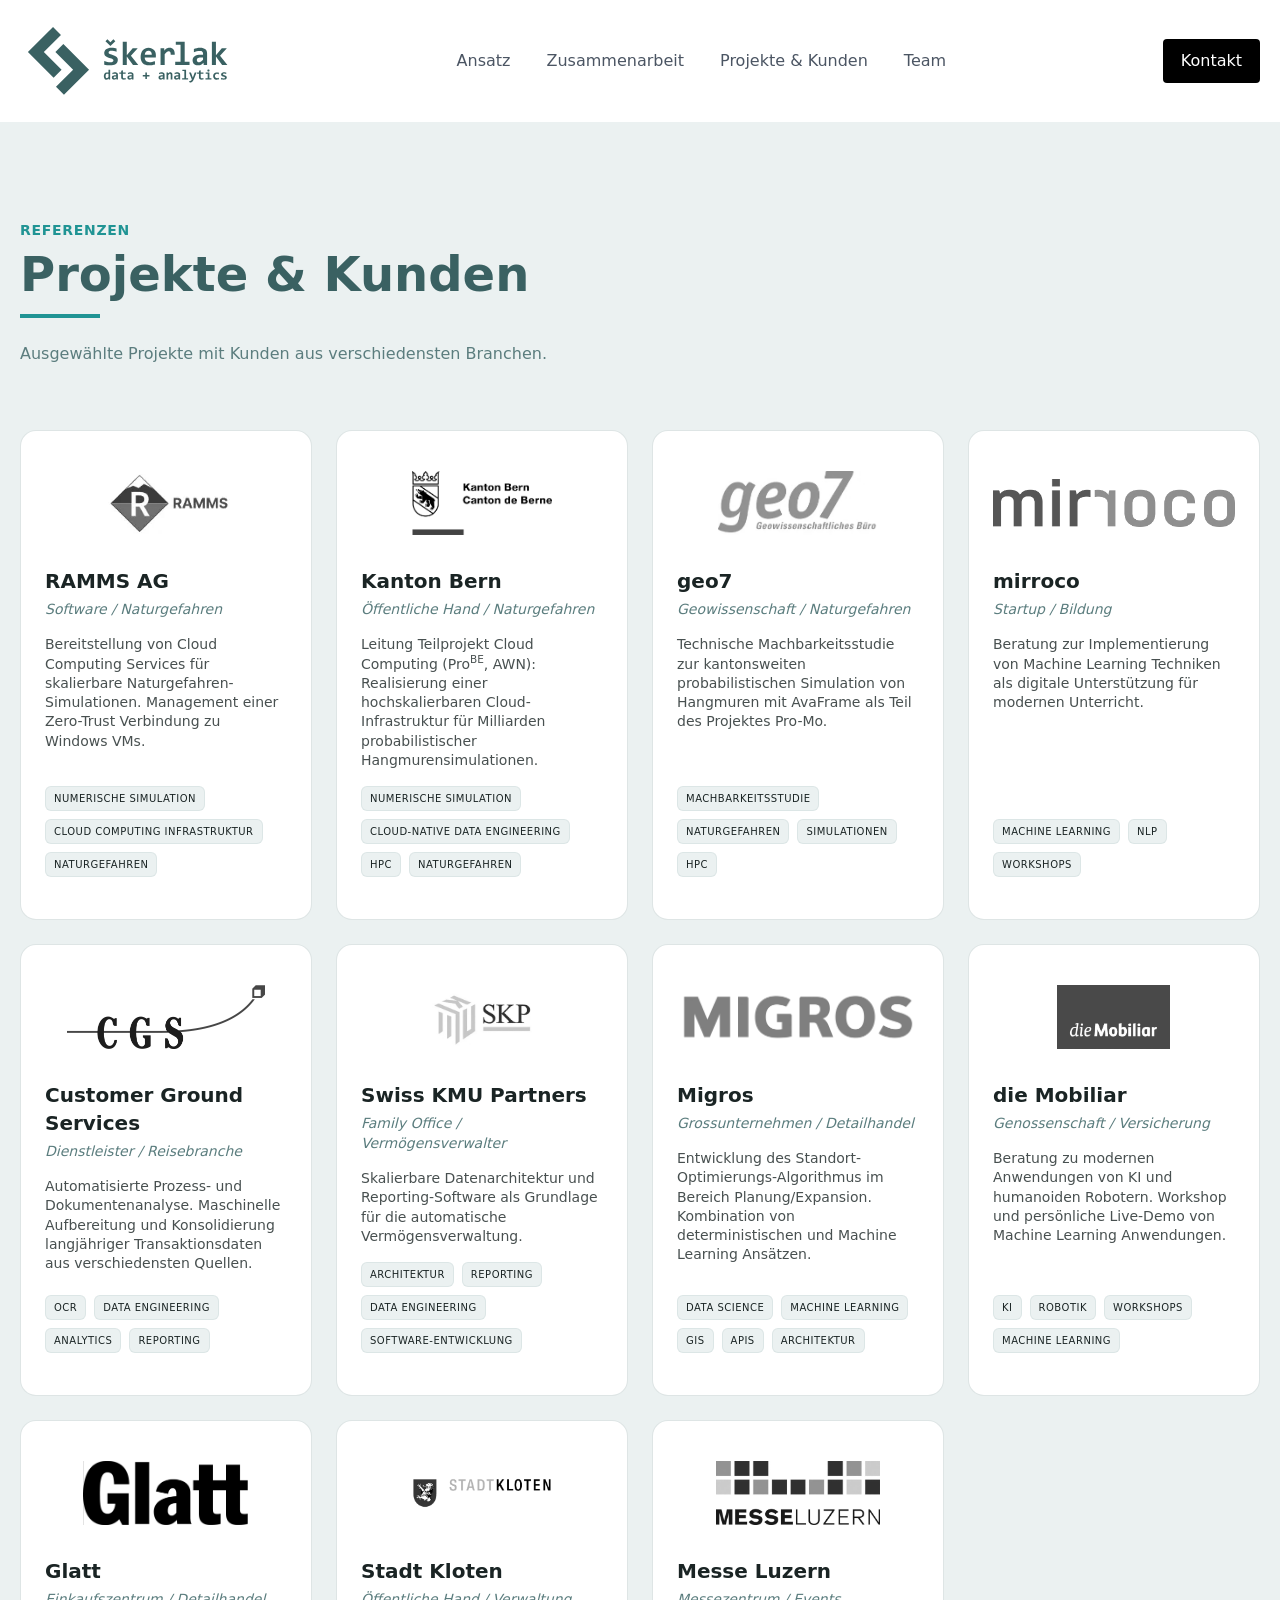
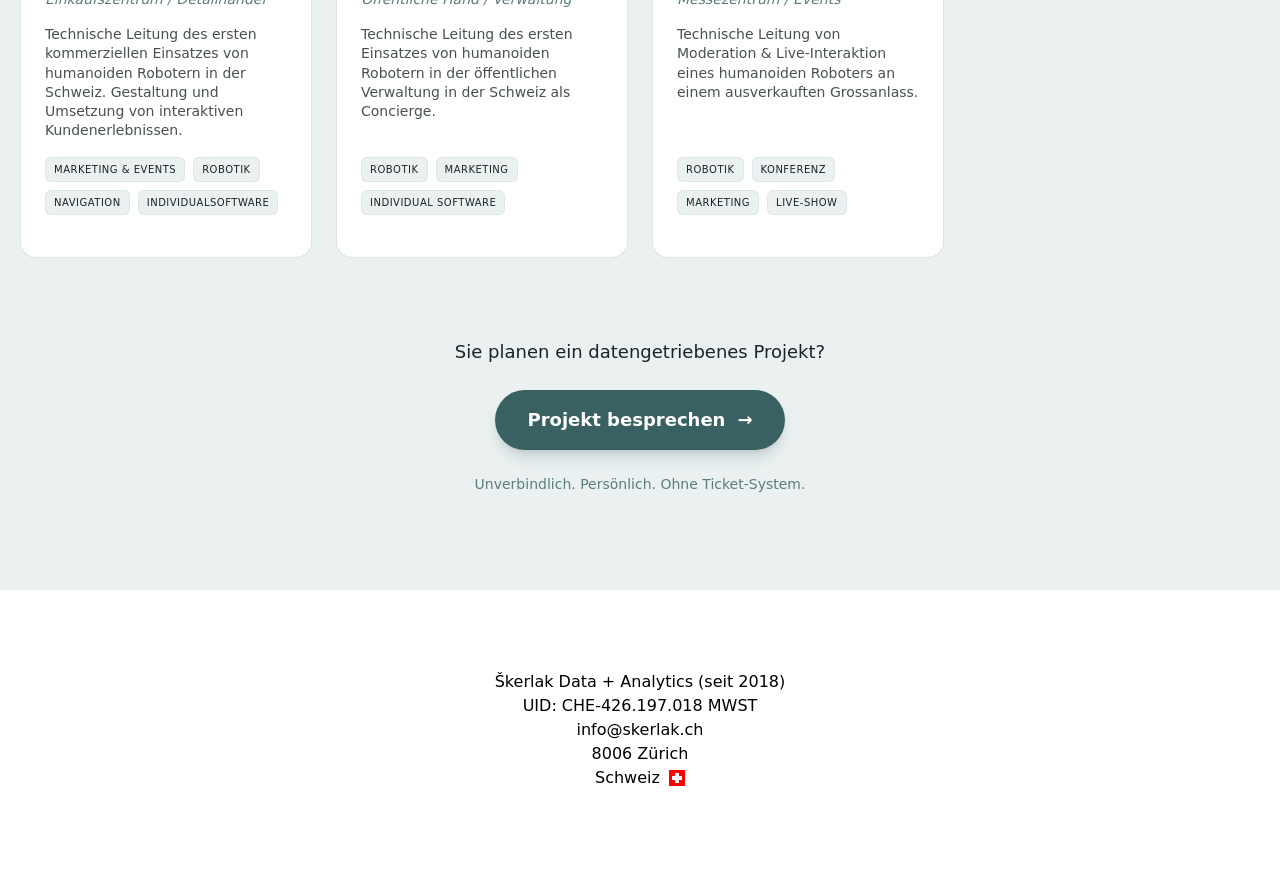
<file: projects/index.html>
<!DOCTYPE html><html lang="en"> <head><meta charset="UTF-8"><meta name="viewport" content="width=device-width"><link rel="icon" type="image/svg+xml" href="/assets/logos/logo_2026_small.svg"><meta name="generator" content="Astro v5.16.16"><!-- <link rel="preload" as="image" href={src} alt="Hero" /> --><title>Projekte & Kunden | Skerlak | Škerlak Data + Analytics</title><link rel="canonical" href="https://bskerlak.github.io/projects/"><meta name="description" content="Spezialisierte Engineering-Lösungen für Geodaten, Cloud-Infrastruktur und HPC in der Schweiz. Dr. Bojan Škerlak kombiniert ETH-Expertise mit pragmatischem Data Engineering für komplexe Naturgefahren-Modellierung."><meta name="robots" content="index, follow"><meta property="og:title" content="Skerlak | Geospatial Engineering &#38; HPC Consulting Switzerland"><meta property="og:type" content="website"><meta property="og:image" content="https://bskerlak.github.io/opengraph.jpg"><meta property="og:url" content="https://bskerlak.github.io/projects/"><meta property="og:image:url" content="https://bskerlak.github.io/opengraph.jpg"><meta property="og:image:alt" content="Skerlak - Spezialisierte Engineering-Lösungen für räumliche Daten und Cloud"><meta name="twitter:card" content="summary_large_image"><meta name="twitter:site" content="@skerlak"><meta name="twitter:creator" content="@skerlak"><link rel="stylesheet" href="/assets/about.uc3eRG5L.css"></head> <body> <div class="max-w-screen-xl mx-auto px-5">  <header class="flex flex-col lg:flex-row justify-between items-center my-5">  <div class="flex w-full lg:w-auto items-center justify-between"> <a href="/" class="flex items-center gap-3"> <img src="/assets/logo_2026_wide.CNNSGHO0_Z1N1xbp.svg" alt="Site logo" loading="lazy" decoding="async" fetchpriority="auto" width="220" height="82" class="h-auto"> </a> <div class="block lg:hidden"> <button id="astronav-menu" aria-label="Toggle Menu">  <svg fill="currentColor" class="w-8 h-8 text-gray-800" width="24" height="24" viewBox="0 0 24 24" xmlns="http://www.w3.org/2000/svg"> <title>Toggle Menu</title> <path class="astronav-close-icon astronav-toggle hidden" fill-rule="evenodd" clip-rule="evenodd" d="M18.278 16.864a1 1 0 01-1.414 1.414l-4.829-4.828-4.828 4.828a1 1 0 01-1.414-1.414l4.828-4.829-4.828-4.828a1 1 0 011.414-1.414l4.829 4.828 4.828-4.828a1 1 0 111.414 1.414l-4.828 4.829 4.828 4.828z"></path> <path class="astronav-open-icon astronav-toggle" fill-rule="evenodd" d="M4 5h16a1 1 0 010 2H4a1 1 0 110-2zm0 6h16a1 1 0 010 2H4a1 1 0 010-2zm0 6h16a1 1 0 010 2H4a1 1 0 010-2z"></path> </svg>  </button> </div> </div> <nav class="astronav-items astronav-toggle hidden w-full lg:w-auto mt-2 lg:flex lg:mt-0">  <ul class="flex flex-col lg:flex-row lg:gap-3"> <li> <a href="/approach" class="flex lg:px-3 py-2 items-center text-gray-600 hover:text-gray-900"> <span> Ansatz</span>  </a> </li><li> <a href="/collaboration" class="flex lg:px-3 py-2 items-center text-gray-600 hover:text-gray-900"> <span> Zusammenarbeit</span>  </a> </li><li> <a href="/projects" class="flex lg:px-3 py-2 items-center text-gray-600 hover:text-gray-900"> <span> Projekte &amp; Kunden</span>  </a> </li><li> <a href="/about" class="flex lg:px-3 py-2 items-center text-gray-600 hover:text-gray-900"> <span> Team</span>  </a> </li> </ul>  </nav>  <script>(function(){const closeOnClick = false;

["DOMContentLoaded", "astro:after-swap"].forEach((event) => {
  document.addEventListener(event, addListeners);
});

// Function to clone and replace elements
function cloneAndReplace(element) {
  const clone = element.cloneNode(true);
  element.parentNode.replaceChild(clone, element);
}

function addListeners() {
  // Clean up existing listeners
  const oldMenuButton = document.getElementById("astronav-menu");
  if (oldMenuButton) {
    cloneAndReplace(oldMenuButton);
  }

  const oldDropdownMenus = document.querySelectorAll(".astronav-dropdown");
  oldDropdownMenus.forEach((menu) => {
    cloneAndReplace(menu);
  });

  // Mobile nav toggle
  const menuButton = document.getElementById("astronav-menu");
  menuButton && menuButton.addEventListener("click", toggleMobileNav);

  // Dropdown menus
  const dropdownMenus = document.querySelectorAll(".astronav-dropdown");
  dropdownMenus.forEach((menu) => {
    const button = menu.querySelector("button");
    button &&
      button.addEventListener("click", (event) =>
        toggleDropdownMenu(event, menu, dropdownMenus)
      );

    // Handle Submenu Dropdowns
    const dropDownSubmenus = menu.querySelectorAll(
      ".astronav-dropdown-submenu"
    );

    dropDownSubmenus.forEach((submenu) => {
      const submenuButton = submenu.querySelector("button");
      submenuButton &&
        submenuButton.addEventListener("click", (event) => {
          event.stopImmediatePropagation();
          toggleSubmenuDropdown(event, submenu);
        });
    });
  });

  // Clicking away from dropdown will remove the dropdown class
  document.addEventListener("click", closeAllDropdowns);

  if (closeOnClick) {
    handleCloseOnClick();
  }
}

function toggleMobileNav() {
  [...document.querySelectorAll(".astronav-toggle")].forEach((el) => {
    el.classList.toggle("hidden");
  });
}

function toggleDropdownMenu(event, menu, dropdownMenus) {
  toggleMenu(menu);

  // Close one dropdown when selecting another
  Array.from(dropdownMenus)
    .filter((el) => el !== menu && !menu.contains(el))
    .forEach(closeMenu);

  event.stopPropagation();
}

function toggleSubmenuDropdown(event, submenu) {
  event.stopPropagation();
  toggleMenu(submenu);

  // Close sibling submenus at the same nesting level
  const siblingSubmenus = submenu
    .closest(".astronav-dropdown")
    .querySelectorAll(".astronav-dropdown-submenu");
  Array.from(siblingSubmenus)
    .filter((el) => el !== submenu && !submenu.contains(el))
    .forEach(closeMenu);
}

function closeAllDropdowns(event) {
  const dropdownMenus = document.querySelectorAll(".dropdown-toggle");
  const dropdownParent = document.querySelectorAll(
    ".astronav-dropdown, .astronav-dropdown-submenu"
  );
  const isButtonInsideDropdown = [
    ...document.querySelectorAll(
      `.astronav-dropdown button, .astronav-dropdown label, .astronav-dropdown input,
	  .astronav-dropdown-submenu button, .astronav-dropdown-submenu label, .astronav-dropdown-submenu input,
	  #astronav-menu`
    ),
  ].some((button) => button.contains(event.target));
  if (!isButtonInsideDropdown) {
    dropdownMenus.forEach((d) => {
      // console.log("I ran", d);
      // if (!d.contains(event.target)) {
      d.classList.remove("open");
      d.removeAttribute("open");
      d.classList.add("hidden");
      // }
    });
    dropdownParent.forEach((d) => {
      d.classList.remove("open");
      d.removeAttribute("open");
      d.setAttribute("aria-expanded", "false");
    });
  }
}

function toggleMenu(menu) {
  menu.classList.toggle("open");
  const expanded = menu.getAttribute("aria-expanded") === "true";
  menu.setAttribute("aria-expanded", expanded ? "false" : "true");
  menu.hasAttribute("open")
    ? menu.removeAttribute("open")
    : menu.setAttribute("open", "");

  const dropdownToggle = menu.querySelector(".dropdown-toggle");
  const dropdownExpanded = dropdownToggle.getAttribute("aria-expanded");
  dropdownToggle.classList.toggle("hidden");
  dropdownToggle.setAttribute(
    "aria-expanded",
    dropdownExpanded === "true" ? "false" : "true"
  );
}

function closeMenu(menu) {
  // console.log("closing", menu);
  menu.classList.remove("open");
  menu.removeAttribute("open");
  menu.setAttribute("aria-expanded", "false");
  const dropdownToggles = menu.querySelectorAll(".dropdown-toggle");
  dropdownToggles.forEach((toggle) => {
    toggle.classList.add("hidden");
    toggle.setAttribute("aria-expanded", "false");
  });
}

function handleCloseOnClick() {
  const navMenuItems = document.querySelector(".astronav-items");
  const navToggle = document.getElementById("astronav-menu");
  const navLink = navMenuItems && navMenuItems.querySelectorAll("a");

  const MenuIcons = navToggle.querySelectorAll(".astronav-toggle");

  navLink &&
    navLink.forEach((item) => {
      item.addEventListener("click", () => {
        navMenuItems?.classList.add("hidden");
        MenuIcons.forEach((el) => {
          el.classList.toggle("hidden");
        });
      });
    });
}
})();</script> <div> <div class="hidden lg:flex items-center gap-4"> <a href="/contact" class="rounded text-center transition focus-visible:ring-2 ring-offset-2 ring-gray-200 px-4 py-2 bg-black text-white hover:bg-gray-800  border-2 border-transparent">Kontakt </a> </div> </div> </header>  </div>  <section class="relative py-24 bg-brand-light overflow-hidden"> <div class="max-w-screen-xl mx-auto px-5">  <div class="mb-16 max-w-2xl"> <span class="text-brand-teal font-bold tracking-wider uppercase text-sm">Referenzen</span> <h1 class="text-4xl md:text-5xl font-bold text-brand-deep mt-2 mb-4">
Projekte & Kunden
</h1> <div class="h-1 w-20 bg-brand-teal"></div> <p class="mt-6 text-brand-muted">
Ausgewählte Projekte mit Kunden aus verschiedensten Branchen.
</p> </div> <div class="grid grid-cols-1 sm:grid-cols-2 lg:grid-cols-4 gap-6"> <article class="group bg-white border border-brand-muted/20 rounded-2xl p-6 transition-all duration-300 md:hover:-translate-y-1 md:hover:shadow-lg hover:border-brand-teal/40 active:scale-[0.98] flex flex-col h-full">  <div class="mb-4 h-24 flex items-center justify-center"> <picture> <source srcset="/assets/ramms.pdm91kD6_21trfr.webp" type="image/webp">  <img src="/assets/ramms.pdm91kD6_eKswq.png" alt="Logo RAMMS AG" loading="lazy" decoding="async" fetchpriority="auto" width="172" height="82" class="object-contain h-16 w-auto transition duration-300 md:grayscale md:group-hover:grayscale-0"> </picture> </div>  <h2 class="text-xl font-semibold text-brand-dark mb-1"> RAMMS AG </h2>  <p class="text-sm text-brand-muted mb-4 italic"> Software / Naturgefahren </p>  <p class="text-sm text-brand-dark/80 mb-4 leading-snug">Bereitstellung von Cloud Computing Services für skalierbare Naturgefahren-Simulationen. Management einer Zero-Trust Verbindung zu Windows VMs.</p>  <div class="flex flex-wrap gap-2 mt-auto"> <span class="text-[10px] uppercase tracking-wider px-2 py-1 rounded-md bg-brand-light text-brand-dark border border-brand-muted/10 font-medium"> Numerische Simulation </span><span class="text-[10px] uppercase tracking-wider px-2 py-1 rounded-md bg-brand-light text-brand-dark border border-brand-muted/10 font-medium"> Cloud Computing Infrastruktur </span><span class="text-[10px] uppercase tracking-wider px-2 py-1 rounded-md bg-brand-light text-brand-dark border border-brand-muted/10 font-medium"> Naturgefahren </span> </div>  <div class="mt-4 h-[2px] w-8 md:w-0 bg-brand-teal md:group-hover:w-full transition-all duration-500 opacity-60"></div> </article><article class="group bg-white border border-brand-muted/20 rounded-2xl p-6 transition-all duration-300 md:hover:-translate-y-1 md:hover:shadow-lg hover:border-brand-teal/40 active:scale-[0.98] flex flex-col h-full">  <div class="mb-4 h-24 flex items-center justify-center"> <picture> <source srcset="/assets/kanton-bern.DaEmqgFl_ZmqFOK.webp" type="image/webp">  <img src="/assets/kanton-bern.DaEmqgFl_1zTJc.jpg" alt="Logo Kanton Bern" loading="lazy" decoding="async" fetchpriority="auto" width="1297" height="593" class="object-contain h-16 w-auto transition duration-300 md:grayscale md:group-hover:grayscale-0"> </picture> </div>  <h2 class="text-xl font-semibold text-brand-dark mb-1"> Kanton Bern </h2>  <p class="text-sm text-brand-muted mb-4 italic"> Öffentliche Hand / Naturgefahren </p>  <p class="text-sm text-brand-dark/80 mb-4 leading-snug">Leitung Teilprojekt Cloud Computing (Pro<sup>BE</sup>, AWN): Realisierung einer hochskalierbaren Cloud-Infrastruktur für Milliarden probabilistischer Hangmurensimulationen.</p>  <div class="flex flex-wrap gap-2 mt-auto"> <span class="text-[10px] uppercase tracking-wider px-2 py-1 rounded-md bg-brand-light text-brand-dark border border-brand-muted/10 font-medium"> Numerische Simulation </span><span class="text-[10px] uppercase tracking-wider px-2 py-1 rounded-md bg-brand-light text-brand-dark border border-brand-muted/10 font-medium"> Cloud-Native Data Engineering </span><span class="text-[10px] uppercase tracking-wider px-2 py-1 rounded-md bg-brand-light text-brand-dark border border-brand-muted/10 font-medium"> HPC </span><span class="text-[10px] uppercase tracking-wider px-2 py-1 rounded-md bg-brand-light text-brand-dark border border-brand-muted/10 font-medium"> Naturgefahren </span> </div>  <div class="mt-4 h-[2px] w-8 md:w-0 bg-brand-teal md:group-hover:w-full transition-all duration-500 opacity-60"></div> </article><article class="group bg-white border border-brand-muted/20 rounded-2xl p-6 transition-all duration-300 md:hover:-translate-y-1 md:hover:shadow-lg hover:border-brand-teal/40 active:scale-[0.98] flex flex-col h-full">  <div class="mb-4 h-24 flex items-center justify-center"> <picture> <source srcset="/assets/geo7.CeydlkP2_sSVSo.webp" type="image/webp">  <img src="/assets/geo7.CeydlkP2_19Jbwa.png" alt="Logo geo7" loading="lazy" decoding="async" fetchpriority="auto" width="363" height="146" class="object-contain h-16 w-auto transition duration-300 md:grayscale md:group-hover:grayscale-0"> </picture> </div>  <h2 class="text-xl font-semibold text-brand-dark mb-1"> geo7 </h2>  <p class="text-sm text-brand-muted mb-4 italic"> Geowissenschaft / Naturgefahren </p>  <p class="text-sm text-brand-dark/80 mb-4 leading-snug">Technische Machbarkeitsstudie zur kantonsweiten probabilistischen Simulation von Hangmuren mit AvaFrame als Teil des Projektes Pro-Mo.</p>  <div class="flex flex-wrap gap-2 mt-auto"> <span class="text-[10px] uppercase tracking-wider px-2 py-1 rounded-md bg-brand-light text-brand-dark border border-brand-muted/10 font-medium"> Machbarkeitsstudie </span><span class="text-[10px] uppercase tracking-wider px-2 py-1 rounded-md bg-brand-light text-brand-dark border border-brand-muted/10 font-medium"> Naturgefahren </span><span class="text-[10px] uppercase tracking-wider px-2 py-1 rounded-md bg-brand-light text-brand-dark border border-brand-muted/10 font-medium"> Simulationen </span><span class="text-[10px] uppercase tracking-wider px-2 py-1 rounded-md bg-brand-light text-brand-dark border border-brand-muted/10 font-medium"> HPC </span> </div>  <div class="mt-4 h-[2px] w-8 md:w-0 bg-brand-teal md:group-hover:w-full transition-all duration-500 opacity-60"></div> </article><article class="group bg-white border border-brand-muted/20 rounded-2xl p-6 transition-all duration-300 md:hover:-translate-y-1 md:hover:shadow-lg hover:border-brand-teal/40 active:scale-[0.98] flex flex-col h-full">  <div class="mb-4 h-24 flex items-center justify-center"> <picture> <source srcset="/assets/mirroco.Btcbouz3_CHPkU.webp" type="image/webp">  <img src="/assets/mirroco.Btcbouz3_1xWGL4.png" alt="Logo mirroco" loading="lazy" decoding="async" fetchpriority="auto" width="400" height="80" class="object-contain h-16 w-auto transition duration-300 md:grayscale md:group-hover:grayscale-0"> </picture> </div>  <h2 class="text-xl font-semibold text-brand-dark mb-1"> mirroco </h2>  <p class="text-sm text-brand-muted mb-4 italic"> Startup / Bildung </p>  <p class="text-sm text-brand-dark/80 mb-4 leading-snug">Beratung zur Implementierung von Machine Learning Techniken als digitale Unterstützung für modernen Unterricht.</p>  <div class="flex flex-wrap gap-2 mt-auto"> <span class="text-[10px] uppercase tracking-wider px-2 py-1 rounded-md bg-brand-light text-brand-dark border border-brand-muted/10 font-medium"> Machine Learning </span><span class="text-[10px] uppercase tracking-wider px-2 py-1 rounded-md bg-brand-light text-brand-dark border border-brand-muted/10 font-medium"> NLP </span><span class="text-[10px] uppercase tracking-wider px-2 py-1 rounded-md bg-brand-light text-brand-dark border border-brand-muted/10 font-medium"> Workshops </span> </div>  <div class="mt-4 h-[2px] w-8 md:w-0 bg-brand-teal md:group-hover:w-full transition-all duration-500 opacity-60"></div> </article><article class="group bg-white border border-brand-muted/20 rounded-2xl p-6 transition-all duration-300 md:hover:-translate-y-1 md:hover:shadow-lg hover:border-brand-teal/40 active:scale-[0.98] flex flex-col h-full">  <div class="mb-4 h-24 flex items-center justify-center"> <picture> <source srcset="/assets/customer-ground.BST_nPVz_11Yw2J.webp" type="image/webp">  <img src="/assets/customer-ground.BST_nPVz_kiGGQ.png" alt="Logo Customer Ground Services" loading="lazy" decoding="async" fetchpriority="auto" width="790" height="256" class="object-contain h-16 w-auto transition duration-300 md:grayscale md:group-hover:grayscale-0"> </picture> </div>  <h2 class="text-xl font-semibold text-brand-dark mb-1"> Customer Ground Services </h2>  <p class="text-sm text-brand-muted mb-4 italic"> Dienstleister / Reisebranche </p>  <p class="text-sm text-brand-dark/80 mb-4 leading-snug">Automatisierte Prozess- und Dokumentenanalyse. Maschinelle Aufbereitung und Konsolidierung langjähriger Transaktionsdaten aus verschiedensten Quellen.</p>  <div class="flex flex-wrap gap-2 mt-auto"> <span class="text-[10px] uppercase tracking-wider px-2 py-1 rounded-md bg-brand-light text-brand-dark border border-brand-muted/10 font-medium"> OCR </span><span class="text-[10px] uppercase tracking-wider px-2 py-1 rounded-md bg-brand-light text-brand-dark border border-brand-muted/10 font-medium"> Data Engineering </span><span class="text-[10px] uppercase tracking-wider px-2 py-1 rounded-md bg-brand-light text-brand-dark border border-brand-muted/10 font-medium"> Analytics </span><span class="text-[10px] uppercase tracking-wider px-2 py-1 rounded-md bg-brand-light text-brand-dark border border-brand-muted/10 font-medium"> Reporting </span> </div>  <div class="mt-4 h-[2px] w-8 md:w-0 bg-brand-teal md:group-hover:w-full transition-all duration-500 opacity-60"></div> </article><article class="group bg-white border border-brand-muted/20 rounded-2xl p-6 transition-all duration-300 md:hover:-translate-y-1 md:hover:shadow-lg hover:border-brand-teal/40 active:scale-[0.98] flex flex-col h-full">  <div class="mb-4 h-24 flex items-center justify-center"> <picture> <source srcset="/assets/swiss-kmu.OfO6eFu2_Z2h6TJ5.webp" type="image/webp">  <img src="/assets/swiss-kmu.OfO6eFu2_1AD9ff.png" alt="Logo Swiss KMU Partners" loading="lazy" decoding="async" fetchpriority="auto" width="284" height="172" class="object-contain h-16 w-auto transition duration-300 md:grayscale md:group-hover:grayscale-0"> </picture> </div>  <h2 class="text-xl font-semibold text-brand-dark mb-1"> Swiss KMU Partners </h2>  <p class="text-sm text-brand-muted mb-4 italic"> Family Office / Vermögensverwalter </p>  <p class="text-sm text-brand-dark/80 mb-4 leading-snug">Skalierbare Datenarchitektur und Reporting-Software als Grundlage für die automatische Vermögensverwaltung.</p>  <div class="flex flex-wrap gap-2 mt-auto"> <span class="text-[10px] uppercase tracking-wider px-2 py-1 rounded-md bg-brand-light text-brand-dark border border-brand-muted/10 font-medium"> Architektur </span><span class="text-[10px] uppercase tracking-wider px-2 py-1 rounded-md bg-brand-light text-brand-dark border border-brand-muted/10 font-medium"> Reporting </span><span class="text-[10px] uppercase tracking-wider px-2 py-1 rounded-md bg-brand-light text-brand-dark border border-brand-muted/10 font-medium"> Data Engineering </span><span class="text-[10px] uppercase tracking-wider px-2 py-1 rounded-md bg-brand-light text-brand-dark border border-brand-muted/10 font-medium"> Software-Entwicklung </span> </div>  <div class="mt-4 h-[2px] w-8 md:w-0 bg-brand-teal md:group-hover:w-full transition-all duration-500 opacity-60"></div> </article><article class="group bg-white border border-brand-muted/20 rounded-2xl p-6 transition-all duration-300 md:hover:-translate-y-1 md:hover:shadow-lg hover:border-brand-teal/40 active:scale-[0.98] flex flex-col h-full">  <div class="mb-4 h-24 flex items-center justify-center"> <picture> <source srcset="/assets/migros.CYMsKRCr_12k6Cd.webp" type="image/webp">  <img src="/assets/migros.CYMsKRCr_Z1i7Sza.png" alt="Logo Migros" loading="lazy" decoding="async" fetchpriority="auto" width="1000" height="233" class="object-contain h-16 w-auto transition duration-300 md:grayscale md:group-hover:grayscale-0"> </picture> </div>  <h2 class="text-xl font-semibold text-brand-dark mb-1"> Migros </h2>  <p class="text-sm text-brand-muted mb-4 italic"> Grossunternehmen / Detailhandel </p>  <p class="text-sm text-brand-dark/80 mb-4 leading-snug">Entwicklung des Standort-Optimierungs-Algorithmus im Bereich Planung/Expansion. Kombination von deterministischen und Machine Learning Ansätzen.</p>  <div class="flex flex-wrap gap-2 mt-auto"> <span class="text-[10px] uppercase tracking-wider px-2 py-1 rounded-md bg-brand-light text-brand-dark border border-brand-muted/10 font-medium"> Data Science </span><span class="text-[10px] uppercase tracking-wider px-2 py-1 rounded-md bg-brand-light text-brand-dark border border-brand-muted/10 font-medium"> Machine Learning </span><span class="text-[10px] uppercase tracking-wider px-2 py-1 rounded-md bg-brand-light text-brand-dark border border-brand-muted/10 font-medium"> GIS </span><span class="text-[10px] uppercase tracking-wider px-2 py-1 rounded-md bg-brand-light text-brand-dark border border-brand-muted/10 font-medium"> APIs </span><span class="text-[10px] uppercase tracking-wider px-2 py-1 rounded-md bg-brand-light text-brand-dark border border-brand-muted/10 font-medium"> Architektur </span> </div>  <div class="mt-4 h-[2px] w-8 md:w-0 bg-brand-teal md:group-hover:w-full transition-all duration-500 opacity-60"></div> </article><article class="group bg-white border border-brand-muted/20 rounded-2xl p-6 transition-all duration-300 md:hover:-translate-y-1 md:hover:shadow-lg hover:border-brand-teal/40 active:scale-[0.98] flex flex-col h-full">  <div class="mb-4 h-24 flex items-center justify-center"> <picture> <source srcset="/assets/mobiliar.ATVlbBkc_16F7ss.webp" type="image/webp">  <img src="/assets/mobiliar.ATVlbBkc_Z1dLRIU.png" alt="Logo die Mobiliar" loading="lazy" decoding="async" fetchpriority="auto" width="690" height="390" class="object-contain h-16 w-auto transition duration-300 md:grayscale md:group-hover:grayscale-0"> </picture> </div>  <h2 class="text-xl font-semibold text-brand-dark mb-1"> die Mobiliar </h2>  <p class="text-sm text-brand-muted mb-4 italic"> Genossenschaft / Versicherung </p>  <p class="text-sm text-brand-dark/80 mb-4 leading-snug">Beratung zu modernen Anwendungen von KI und humanoiden Robotern. Workshop und persönliche Live-Demo von Machine Learning Anwendungen.</p>  <div class="flex flex-wrap gap-2 mt-auto"> <span class="text-[10px] uppercase tracking-wider px-2 py-1 rounded-md bg-brand-light text-brand-dark border border-brand-muted/10 font-medium"> KI </span><span class="text-[10px] uppercase tracking-wider px-2 py-1 rounded-md bg-brand-light text-brand-dark border border-brand-muted/10 font-medium"> Robotik </span><span class="text-[10px] uppercase tracking-wider px-2 py-1 rounded-md bg-brand-light text-brand-dark border border-brand-muted/10 font-medium"> Workshops </span><span class="text-[10px] uppercase tracking-wider px-2 py-1 rounded-md bg-brand-light text-brand-dark border border-brand-muted/10 font-medium"> Machine Learning </span> </div>  <div class="mt-4 h-[2px] w-8 md:w-0 bg-brand-teal md:group-hover:w-full transition-all duration-500 opacity-60"></div> </article><article class="group bg-white border border-brand-muted/20 rounded-2xl p-6 transition-all duration-300 md:hover:-translate-y-1 md:hover:shadow-lg hover:border-brand-teal/40 active:scale-[0.98] flex flex-col h-full">  <div class="mb-4 h-24 flex items-center justify-center"> <picture> <source srcset="/assets/glatt.mYv4d1Qz_MxvDg.webp" type="image/webp">  <img src="/assets/glatt.mYv4d1Qz_220k8s.png" alt="Logo Glatt" loading="lazy" decoding="async" fetchpriority="auto" width="1504" height="583" class="object-contain h-16 w-auto transition duration-300 md:grayscale md:group-hover:grayscale-0"> </picture> </div>  <h2 class="text-xl font-semibold text-brand-dark mb-1"> Glatt </h2>  <p class="text-sm text-brand-muted mb-4 italic"> Einkaufszentrum / Detailhandel </p>  <p class="text-sm text-brand-dark/80 mb-4 leading-snug">Technische Leitung des ersten kommerziellen Einsatzes von humanoiden Robotern in der Schweiz. Gestaltung und Umsetzung von interaktiven Kundenerlebnissen.</p>  <div class="flex flex-wrap gap-2 mt-auto"> <span class="text-[10px] uppercase tracking-wider px-2 py-1 rounded-md bg-brand-light text-brand-dark border border-brand-muted/10 font-medium"> Marketing &amp; Events </span><span class="text-[10px] uppercase tracking-wider px-2 py-1 rounded-md bg-brand-light text-brand-dark border border-brand-muted/10 font-medium"> Robotik </span><span class="text-[10px] uppercase tracking-wider px-2 py-1 rounded-md bg-brand-light text-brand-dark border border-brand-muted/10 font-medium"> Navigation </span><span class="text-[10px] uppercase tracking-wider px-2 py-1 rounded-md bg-brand-light text-brand-dark border border-brand-muted/10 font-medium"> Individualsoftware </span> </div>  <div class="mt-4 h-[2px] w-8 md:w-0 bg-brand-teal md:group-hover:w-full transition-all duration-500 opacity-60"></div> </article><article class="group bg-white border border-brand-muted/20 rounded-2xl p-6 transition-all duration-300 md:hover:-translate-y-1 md:hover:shadow-lg hover:border-brand-teal/40 active:scale-[0.98] flex flex-col h-full">  <div class="mb-4 h-24 flex items-center justify-center"> <picture> <source srcset="/assets/stadt-kloten.DCWoeM5Z_ZmAa4p.webp" type="image/webp">  <img src="/assets/stadt-kloten.DCWoeM5Z_2vVVe5.png" alt="Logo Stadt Kloten" loading="lazy" decoding="async" fetchpriority="auto" width="877" height="390" class="object-contain h-16 w-auto transition duration-300 md:grayscale md:group-hover:grayscale-0"> </picture> </div>  <h2 class="text-xl font-semibold text-brand-dark mb-1"> Stadt Kloten </h2>  <p class="text-sm text-brand-muted mb-4 italic"> Öffentliche Hand / Verwaltung </p>  <p class="text-sm text-brand-dark/80 mb-4 leading-snug">Technische Leitung des ersten Einsatzes von humanoiden Robotern in der öffentlichen Verwaltung in der Schweiz als Concierge.</p>  <div class="flex flex-wrap gap-2 mt-auto"> <span class="text-[10px] uppercase tracking-wider px-2 py-1 rounded-md bg-brand-light text-brand-dark border border-brand-muted/10 font-medium"> Robotik </span><span class="text-[10px] uppercase tracking-wider px-2 py-1 rounded-md bg-brand-light text-brand-dark border border-brand-muted/10 font-medium"> Marketing </span><span class="text-[10px] uppercase tracking-wider px-2 py-1 rounded-md bg-brand-light text-brand-dark border border-brand-muted/10 font-medium"> Individual software </span> </div>  <div class="mt-4 h-[2px] w-8 md:w-0 bg-brand-teal md:group-hover:w-full transition-all duration-500 opacity-60"></div> </article><article class="group bg-white border border-brand-muted/20 rounded-2xl p-6 transition-all duration-300 md:hover:-translate-y-1 md:hover:shadow-lg hover:border-brand-teal/40 active:scale-[0.98] flex flex-col h-full">  <div class="mb-4 h-24 flex items-center justify-center"> <picture> <source srcset="/assets/messe-luzern.DpIAzrZw_ZRG7yM.webp" type="image/webp">  <img src="/assets/messe-luzern.DpIAzrZw_20PXIH.png" alt="Logo Messe Luzern" loading="lazy" decoding="async" fetchpriority="auto" width="999" height="390" class="object-contain h-16 w-auto transition duration-300 md:grayscale md:group-hover:grayscale-0"> </picture> </div>  <h2 class="text-xl font-semibold text-brand-dark mb-1"> Messe Luzern </h2>  <p class="text-sm text-brand-muted mb-4 italic"> Messezentrum / Events </p>  <p class="text-sm text-brand-dark/80 mb-4 leading-snug">Technische Leitung von Moderation & Live-Interaktion eines humanoiden Roboters an einem ausverkauften Grossanlass.</p>  <div class="flex flex-wrap gap-2 mt-auto"> <span class="text-[10px] uppercase tracking-wider px-2 py-1 rounded-md bg-brand-light text-brand-dark border border-brand-muted/10 font-medium"> Robotik </span><span class="text-[10px] uppercase tracking-wider px-2 py-1 rounded-md bg-brand-light text-brand-dark border border-brand-muted/10 font-medium"> Konferenz </span><span class="text-[10px] uppercase tracking-wider px-2 py-1 rounded-md bg-brand-light text-brand-dark border border-brand-muted/10 font-medium"> Marketing </span><span class="text-[10px] uppercase tracking-wider px-2 py-1 rounded-md bg-brand-light text-brand-dark border border-brand-muted/10 font-medium"> Live-Show </span> </div>  <div class="mt-4 h-[2px] w-8 md:w-0 bg-brand-teal md:group-hover:w-full transition-all duration-500 opacity-60"></div> </article> </div> <div class="mt-20 text-center"> <div class="inline-flex flex-col items-center gap-6"> <p class="text-lg text-brand-dark font-medium">
Sie planen ein datengetriebenes Projekt?
</p> <a href="/contact" class="group inline-flex items-center gap-3 px-8 py-4 rounded-full bg-brand-deep text-white font-semibold text-lg shadow-lg shadow-brand-deep/20 hover:shadow-xl hover:shadow-brand-deep/30 transition-all duration-300">
Projekt besprechen
<span class="transform group-hover:translate-x-1 transition-transform">
→
</span> </a> <p class="text-sm text-brand-muted">
Unverbindlich. Persönlich. Ohne Ticket-System.
</p> </div> </div>  </div> </section>  <footer class="my-20"> <div class="text-center"> <p>Škerlak Data + Analytics (seit 2018)</p> <p>UID: CHE-426.197.018 MWST</p> <p><a href="mailto:info@skerlak.ch" class="hover:underline">info@skerlak.ch</a></p> <p> 8006 Zürich </p> <p>Schweiz
<span class="inline-block ml-1 align-middle" aria-label="Swiss flag"> <svg xmlns="http://www.w3.org/2000/svg" viewBox="0 0 512 512" width="16" height="16"> <rect width="512" height="512" fill="#FF0000"></rect> <rect x="192" y="96" width="128" height="320" fill="#fff"></rect> <rect x="96" y="192" width="320" height="128" fill="#fff"></rect> </svg> </span> </p> </div> </footer>  </body> </html>
</file>
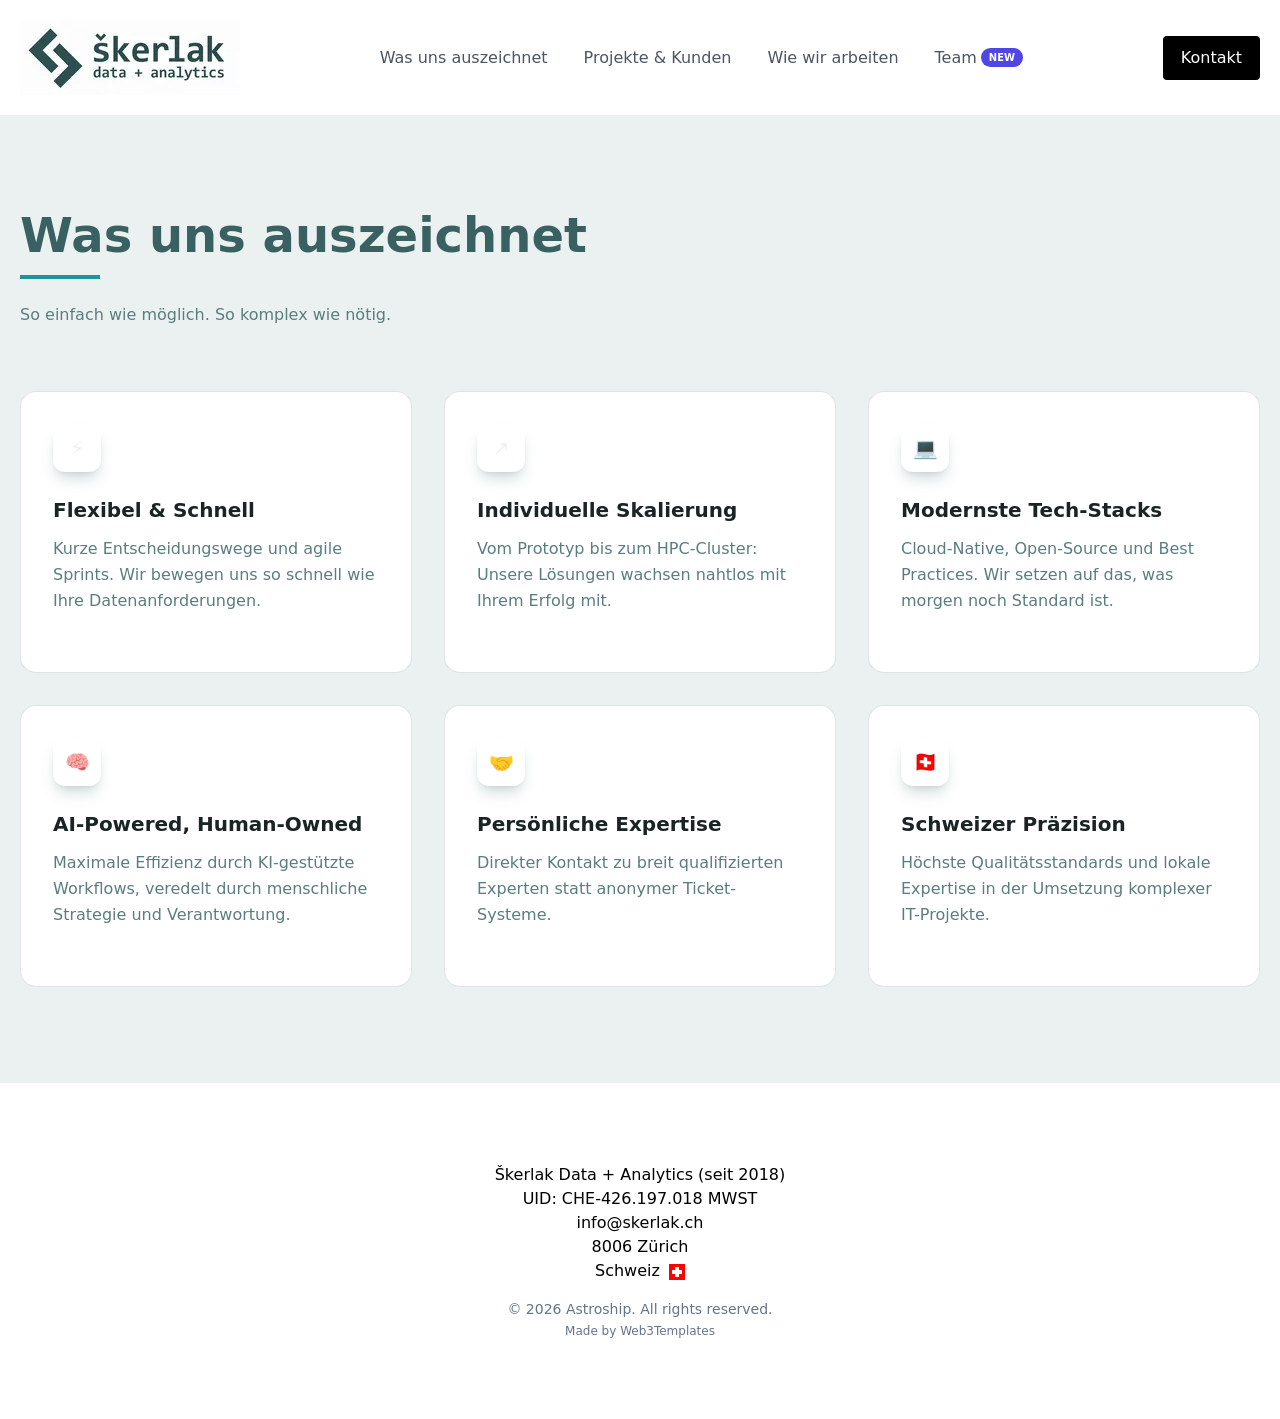
<file: whatmakesusspecial/index.html>
<!DOCTYPE html><html lang="en"> <head><meta charset="UTF-8"><meta name="viewport" content="width=device-width"><link rel="icon" type="image/svg+xml" href="/assets/logos/logo_2026_small.svg"><meta name="generator" content="Astro v5.16.16"><!-- <link rel="preload" as="image" href={src} alt="Hero" /> --><title>Was zeichnet uns aus | Škerlak Data + Analytics</title><link rel="canonical" href="https://bskerlak.github.io/whatmakesusspecial/"><meta name="description" content="Astroship is a starter website template for Astro built with TailwindCSS."><meta name="robots" content="index, follow"><meta property="og:title" content="Astroship - Starter Template for Astro"><meta property="og:type" content="website"><meta property="og:image" content="https://bskerlak.github.io/opengraph.jpg"><meta property="og:url" content="https://bskerlak.github.io/whatmakesusspecial/"><meta property="og:image:url" content="https://bskerlak.github.io/opengraph.jpg"><meta property="og:image:alt" content="Astroship Homepage Screenshot"><meta name="twitter:card" content="summary_large_image"><meta name="twitter:site" content="@web3templates"><meta name="twitter:creator" content="@surjithctly"><link rel="stylesheet" href="/assets/about.BVmpOgDE.css">
<style>[data-astro-cid-pwxploek]::-moz-selection{background-color:#3a6162;color:#ebf1f1}[data-astro-cid-pwxploek]::selection{background-color:#3a6162;color:#ebf1f1}
</style></head> <body> <div class="max-w-screen-xl mx-auto px-5">  <header class="flex flex-col lg:flex-row justify-between items-center my-5">  <div class="flex w-full lg:w-auto items-center justify-between"> <a href="/" class="flex items-center gap-3"> <img src="/assets/logo_2026_wide.22bounkB_Z99Chd.webp" alt="Site logo" loading="lazy" decoding="async" fetchpriority="auto" width="220" height="75" class="h-auto"> </a> <div class="block lg:hidden"> <button id="astronav-menu" aria-label="Toggle Menu">  <svg fill="currentColor" class="w-4 h-4 text-gray-800" width="24" height="24" viewBox="0 0 24 24" xmlns="http://www.w3.org/2000/svg"> <title>Toggle Menu</title> <path class="astronav-close-icon astronav-toggle hidden" fill-rule="evenodd" clip-rule="evenodd" d="M18.278 16.864a1 1 0 01-1.414 1.414l-4.829-4.828-4.828 4.828a1 1 0 01-1.414-1.414l4.828-4.829-4.828-4.828a1 1 0 011.414-1.414l4.829 4.828 4.828-4.828a1 1 0 111.414 1.414l-4.828 4.829 4.828 4.828z"></path> <path class="astronav-open-icon astronav-toggle" fill-rule="evenodd" d="M4 5h16a1 1 0 010 2H4a1 1 0 110-2zm0 6h16a1 1 0 010 2H4a1 1 0 010-2zm0 6h16a1 1 0 010 2H4a1 1 0 010-2z"></path> </svg>  </button> </div> </div> <nav class="astronav-items astronav-toggle hidden w-full lg:w-auto mt-2 lg:flex lg:mt-0">  <ul class="flex flex-col lg:flex-row lg:gap-3"> <li> <a href="/whatmakesusspecial" class="flex lg:px-3 py-2 items-center text-gray-600 hover:text-gray-900"> <span> Was uns auszeichnet</span>  </a> </li><li> <a href="/projects" class="flex lg:px-3 py-2 items-center text-gray-600 hover:text-gray-900"> <span> Projekte &amp; Kunden</span>  </a> </li><li> <a href="/howwework" class="flex lg:px-3 py-2 items-center text-gray-600 hover:text-gray-900"> <span> Wie wir arbeiten</span>  </a> </li><li> <a href="/about" class="flex lg:px-3 py-2 items-center text-gray-600 hover:text-gray-900"> <span> Team</span> <span class="ml-1 px-2 py-0.5 text-[10px] animate-pulse font-semibold uppercase text-white bg-indigo-600 rounded-full">
New
</span> </a> </li> </ul> <div class="lg:hidden flex items-center mt-3 gap-4"> <a href="#" class="rounded text-center transition focus-visible:ring-2 ring-offset-2 ring-gray-200 w-full px-4 py-2 bg-gray-100 hover:bg-gray-200   border-2 border-transparent">Log in </a> <a href="/contact" class="rounded text-center transition focus-visible:ring-2 ring-offset-2 ring-gray-200 w-full px-4 py-2 bg-black text-white hover:bg-gray-800  border-2 border-transparent">Sign up </a> </div>  </nav>  <script>(function(){const closeOnClick = false;

["DOMContentLoaded", "astro:after-swap"].forEach((event) => {
  document.addEventListener(event, addListeners);
});

// Function to clone and replace elements
function cloneAndReplace(element) {
  const clone = element.cloneNode(true);
  element.parentNode.replaceChild(clone, element);
}

function addListeners() {
  // Clean up existing listeners
  const oldMenuButton = document.getElementById("astronav-menu");
  if (oldMenuButton) {
    cloneAndReplace(oldMenuButton);
  }

  const oldDropdownMenus = document.querySelectorAll(".astronav-dropdown");
  oldDropdownMenus.forEach((menu) => {
    cloneAndReplace(menu);
  });

  // Mobile nav toggle
  const menuButton = document.getElementById("astronav-menu");
  menuButton && menuButton.addEventListener("click", toggleMobileNav);

  // Dropdown menus
  const dropdownMenus = document.querySelectorAll(".astronav-dropdown");
  dropdownMenus.forEach((menu) => {
    const button = menu.querySelector("button");
    button &&
      button.addEventListener("click", (event) =>
        toggleDropdownMenu(event, menu, dropdownMenus)
      );

    // Handle Submenu Dropdowns
    const dropDownSubmenus = menu.querySelectorAll(
      ".astronav-dropdown-submenu"
    );

    dropDownSubmenus.forEach((submenu) => {
      const submenuButton = submenu.querySelector("button");
      submenuButton &&
        submenuButton.addEventListener("click", (event) => {
          event.stopImmediatePropagation();
          toggleSubmenuDropdown(event, submenu);
        });
    });
  });

  // Clicking away from dropdown will remove the dropdown class
  document.addEventListener("click", closeAllDropdowns);

  if (closeOnClick) {
    handleCloseOnClick();
  }
}

function toggleMobileNav() {
  [...document.querySelectorAll(".astronav-toggle")].forEach((el) => {
    el.classList.toggle("hidden");
  });
}

function toggleDropdownMenu(event, menu, dropdownMenus) {
  toggleMenu(menu);

  // Close one dropdown when selecting another
  Array.from(dropdownMenus)
    .filter((el) => el !== menu && !menu.contains(el))
    .forEach(closeMenu);

  event.stopPropagation();
}

function toggleSubmenuDropdown(event, submenu) {
  event.stopPropagation();
  toggleMenu(submenu);

  // Close sibling submenus at the same nesting level
  const siblingSubmenus = submenu
    .closest(".astronav-dropdown")
    .querySelectorAll(".astronav-dropdown-submenu");
  Array.from(siblingSubmenus)
    .filter((el) => el !== submenu && !submenu.contains(el))
    .forEach(closeMenu);
}

function closeAllDropdowns(event) {
  const dropdownMenus = document.querySelectorAll(".dropdown-toggle");
  const dropdownParent = document.querySelectorAll(
    ".astronav-dropdown, .astronav-dropdown-submenu"
  );
  const isButtonInsideDropdown = [
    ...document.querySelectorAll(
      `.astronav-dropdown button, .astronav-dropdown label, .astronav-dropdown input,
	  .astronav-dropdown-submenu button, .astronav-dropdown-submenu label, .astronav-dropdown-submenu input,
	  #astronav-menu`
    ),
  ].some((button) => button.contains(event.target));
  if (!isButtonInsideDropdown) {
    dropdownMenus.forEach((d) => {
      // console.log("I ran", d);
      // if (!d.contains(event.target)) {
      d.classList.remove("open");
      d.removeAttribute("open");
      d.classList.add("hidden");
      // }
    });
    dropdownParent.forEach((d) => {
      d.classList.remove("open");
      d.removeAttribute("open");
      d.setAttribute("aria-expanded", "false");
    });
  }
}

function toggleMenu(menu) {
  menu.classList.toggle("open");
  const expanded = menu.getAttribute("aria-expanded") === "true";
  menu.setAttribute("aria-expanded", expanded ? "false" : "true");
  menu.hasAttribute("open")
    ? menu.removeAttribute("open")
    : menu.setAttribute("open", "");

  const dropdownToggle = menu.querySelector(".dropdown-toggle");
  const dropdownExpanded = dropdownToggle.getAttribute("aria-expanded");
  dropdownToggle.classList.toggle("hidden");
  dropdownToggle.setAttribute(
    "aria-expanded",
    dropdownExpanded === "true" ? "false" : "true"
  );
}

function closeMenu(menu) {
  // console.log("closing", menu);
  menu.classList.remove("open");
  menu.removeAttribute("open");
  menu.setAttribute("aria-expanded", "false");
  const dropdownToggles = menu.querySelectorAll(".dropdown-toggle");
  dropdownToggles.forEach((toggle) => {
    toggle.classList.add("hidden");
    toggle.setAttribute("aria-expanded", "false");
  });
}

function handleCloseOnClick() {
  const navMenuItems = document.querySelector(".astronav-items");
  const navToggle = document.getElementById("astronav-menu");
  const navLink = navMenuItems && navMenuItems.querySelectorAll("a");

  const MenuIcons = navToggle.querySelectorAll(".astronav-toggle");

  navLink &&
    navLink.forEach((item) => {
      item.addEventListener("click", () => {
        navMenuItems?.classList.add("hidden");
        MenuIcons.forEach((el) => {
          el.classList.toggle("hidden");
        });
      });
    });
}
})();</script> <div> <div class="hidden lg:flex items-center gap-4"> <a href="/contact" class="rounded text-center transition focus-visible:ring-2 ring-offset-2 ring-gray-200 px-4 py-2 bg-black text-white hover:bg-gray-800  border-2 border-transparent">Kontakt </a> </div> </div> </header>  </div>  <section class="relative py-24 overflow-hidden bg-brand-light" data-astro-cid-pwxploek> <div class="absolute inset-0 grid-overlay opacity-10 pointer-events-none [mask-image:linear-gradient(to_bottom,black_70%,transparent_100%)]" data-astro-cid-pwxploek></div> <div class="max-w-screen-xl mx-auto px-5">  <div class="relative z-10" data-astro-cid-pwxploek> <div class="mb-16" data-astro-cid-pwxploek> <h2 class="text-4xl md:text-5xl font-bold text-brand-deep mb-4" data-astro-cid-pwxploek>
Was uns auszeichnet
</h2> <div class="h-1 w-20 bg-brand-teal" data-astro-cid-pwxploek></div> <p class="mt-6 text-brand-muted max-w-xl" data-astro-cid-pwxploek>
So einfach wie möglich. So komplex wie nötig.
</p> </div> <div class="grid grid-cols-1 md:grid-cols-2 lg:grid-cols-3 gap-8" data-astro-cid-pwxploek> <div class="group p-8 bg-white backdrop-blur-md border border-brand-muted/20 rounded-2xl hover:border-brand-teal hover:shadow-2xl hover:shadow-brand-deep/5 transition-all duration-500 flex flex-col h-full" data-astro-cid-pwxploek> <div class="mb-6 w-12 h-12 rounded-xl bg-brand-white flex items-center justify-center text-brand-light text-xl shadow-lg shadow-brand-deep/20 group-hover:bg-brand-teal transition-colors duration-300" data-astro-cid-pwxploek> ⚡ </div> <h3 class="text-xl font-bold text-brand-dark mb-3 group-hover:text-brand-deep transition-colors" data-astro-cid-pwxploek> Flexibel &amp; Schnell </h3> <p class="text-brand-muted leading-relaxed flex-grow" data-astro-cid-pwxploek> Kurze Entscheidungswege und agile Sprints. Wir bewegen uns so schnell wie Ihre Datenanforderungen. </p> <div class="mt-6 h-[2px] w-0 bg-brand-teal group-hover:w-full transition-all duration-500 opacity-50" data-astro-cid-pwxploek></div> </div><div class="group p-8 bg-white backdrop-blur-md border border-brand-muted/20 rounded-2xl hover:border-brand-teal hover:shadow-2xl hover:shadow-brand-deep/5 transition-all duration-500 flex flex-col h-full" data-astro-cid-pwxploek> <div class="mb-6 w-12 h-12 rounded-xl bg-brand-white flex items-center justify-center text-brand-light text-xl shadow-lg shadow-brand-deep/20 group-hover:bg-brand-teal transition-colors duration-300" data-astro-cid-pwxploek> ↗️ </div> <h3 class="text-xl font-bold text-brand-dark mb-3 group-hover:text-brand-deep transition-colors" data-astro-cid-pwxploek> Individuelle Skalierung </h3> <p class="text-brand-muted leading-relaxed flex-grow" data-astro-cid-pwxploek> Vom Prototyp bis zum HPC-Cluster: Unsere Lösungen wachsen nahtlos mit Ihrem Erfolg mit. </p> <div class="mt-6 h-[2px] w-0 bg-brand-teal group-hover:w-full transition-all duration-500 opacity-50" data-astro-cid-pwxploek></div> </div><div class="group p-8 bg-white backdrop-blur-md border border-brand-muted/20 rounded-2xl hover:border-brand-teal hover:shadow-2xl hover:shadow-brand-deep/5 transition-all duration-500 flex flex-col h-full" data-astro-cid-pwxploek> <div class="mb-6 w-12 h-12 rounded-xl bg-brand-white flex items-center justify-center text-brand-light text-xl shadow-lg shadow-brand-deep/20 group-hover:bg-brand-teal transition-colors duration-300" data-astro-cid-pwxploek> 💻 </div> <h3 class="text-xl font-bold text-brand-dark mb-3 group-hover:text-brand-deep transition-colors" data-astro-cid-pwxploek> Modernste Tech-Stacks </h3> <p class="text-brand-muted leading-relaxed flex-grow" data-astro-cid-pwxploek> Cloud-Native, Open-Source und Best Practices. Wir setzen auf das, was morgen noch Standard ist. </p> <div class="mt-6 h-[2px] w-0 bg-brand-teal group-hover:w-full transition-all duration-500 opacity-50" data-astro-cid-pwxploek></div> </div><div class="group p-8 bg-white backdrop-blur-md border border-brand-muted/20 rounded-2xl hover:border-brand-teal hover:shadow-2xl hover:shadow-brand-deep/5 transition-all duration-500 flex flex-col h-full" data-astro-cid-pwxploek> <div class="mb-6 w-12 h-12 rounded-xl bg-brand-white flex items-center justify-center text-brand-light text-xl shadow-lg shadow-brand-deep/20 group-hover:bg-brand-teal transition-colors duration-300" data-astro-cid-pwxploek> 🧠 </div> <h3 class="text-xl font-bold text-brand-dark mb-3 group-hover:text-brand-deep transition-colors" data-astro-cid-pwxploek> AI-Powered, Human-Owned </h3> <p class="text-brand-muted leading-relaxed flex-grow" data-astro-cid-pwxploek> Maximale Effizienz durch KI-gestützte Workflows, veredelt durch menschliche Strategie und Verantwortung. </p> <div class="mt-6 h-[2px] w-0 bg-brand-teal group-hover:w-full transition-all duration-500 opacity-50" data-astro-cid-pwxploek></div> </div><div class="group p-8 bg-white backdrop-blur-md border border-brand-muted/20 rounded-2xl hover:border-brand-teal hover:shadow-2xl hover:shadow-brand-deep/5 transition-all duration-500 flex flex-col h-full" data-astro-cid-pwxploek> <div class="mb-6 w-12 h-12 rounded-xl bg-brand-white flex items-center justify-center text-brand-light text-xl shadow-lg shadow-brand-deep/20 group-hover:bg-brand-teal transition-colors duration-300" data-astro-cid-pwxploek> 🤝 </div> <h3 class="text-xl font-bold text-brand-dark mb-3 group-hover:text-brand-deep transition-colors" data-astro-cid-pwxploek> Persönliche Expertise </h3> <p class="text-brand-muted leading-relaxed flex-grow" data-astro-cid-pwxploek> Direkter Kontakt zu breit qualifizierten Experten statt anonymer Ticket-Systeme. </p> <div class="mt-6 h-[2px] w-0 bg-brand-teal group-hover:w-full transition-all duration-500 opacity-50" data-astro-cid-pwxploek></div> </div><div class="group p-8 bg-white backdrop-blur-md border border-brand-muted/20 rounded-2xl hover:border-brand-teal hover:shadow-2xl hover:shadow-brand-deep/5 transition-all duration-500 flex flex-col h-full" data-astro-cid-pwxploek> <div class="mb-6 w-12 h-12 rounded-xl bg-brand-white flex items-center justify-center text-brand-light text-xl shadow-lg shadow-brand-deep/20 group-hover:bg-brand-teal transition-colors duration-300" data-astro-cid-pwxploek> 🇨🇭 </div> <h3 class="text-xl font-bold text-brand-dark mb-3 group-hover:text-brand-deep transition-colors" data-astro-cid-pwxploek> Schweizer Präzision </h3> <p class="text-brand-muted leading-relaxed flex-grow" data-astro-cid-pwxploek> Höchste Qualitätsstandards und lokale Expertise in der Umsetzung komplexer IT-Projekte. </p> <div class="mt-6 h-[2px] w-0 bg-brand-teal group-hover:w-full transition-all duration-500 opacity-50" data-astro-cid-pwxploek></div> </div> </div> </div>  </div> </section>  <footer class="my-20"> <div class="text-center"> <p>Škerlak Data + Analytics (seit 2018)</p> <p>UID: CHE-426.197.018 MWST</p> <p><a href="mailto:info@skerlak.ch" class="hover:underline">info@skerlak.ch</a></p> <p> 8006 Zürich </p> <p>Schweiz
<span class="inline-block ml-1 align-middle" aria-label="Swiss flag"> <svg xmlns="http://www.w3.org/2000/svg" viewBox="0 0 512 512" width="16" height="16"> <rect width="512" height="512" fill="#FF0000"></rect> <rect x="192" y="96" width="128" height="320" fill="#fff"></rect> <rect x="96" y="192" width="320" height="128" fill="#fff"></rect> </svg> </span> </p> </div> <!--
    Can we ask you a favor 🙏
    Please keep this backlink on your website if possible.
    or Purchase a commercial license from https://web3templates.com
  --> <p class="text-center text-sm text-slate-500 mt-4">
© 2026 Astroship. All rights reserved.
</p> <p class="text-center text-xs text-slate-500 mt-1">
Made by <a href="https://web3templates.com" target="_blank" rel="noopener" class="hover:underline">
Web3Templates
</a> </p> </footer>  </body> </html>
</file>
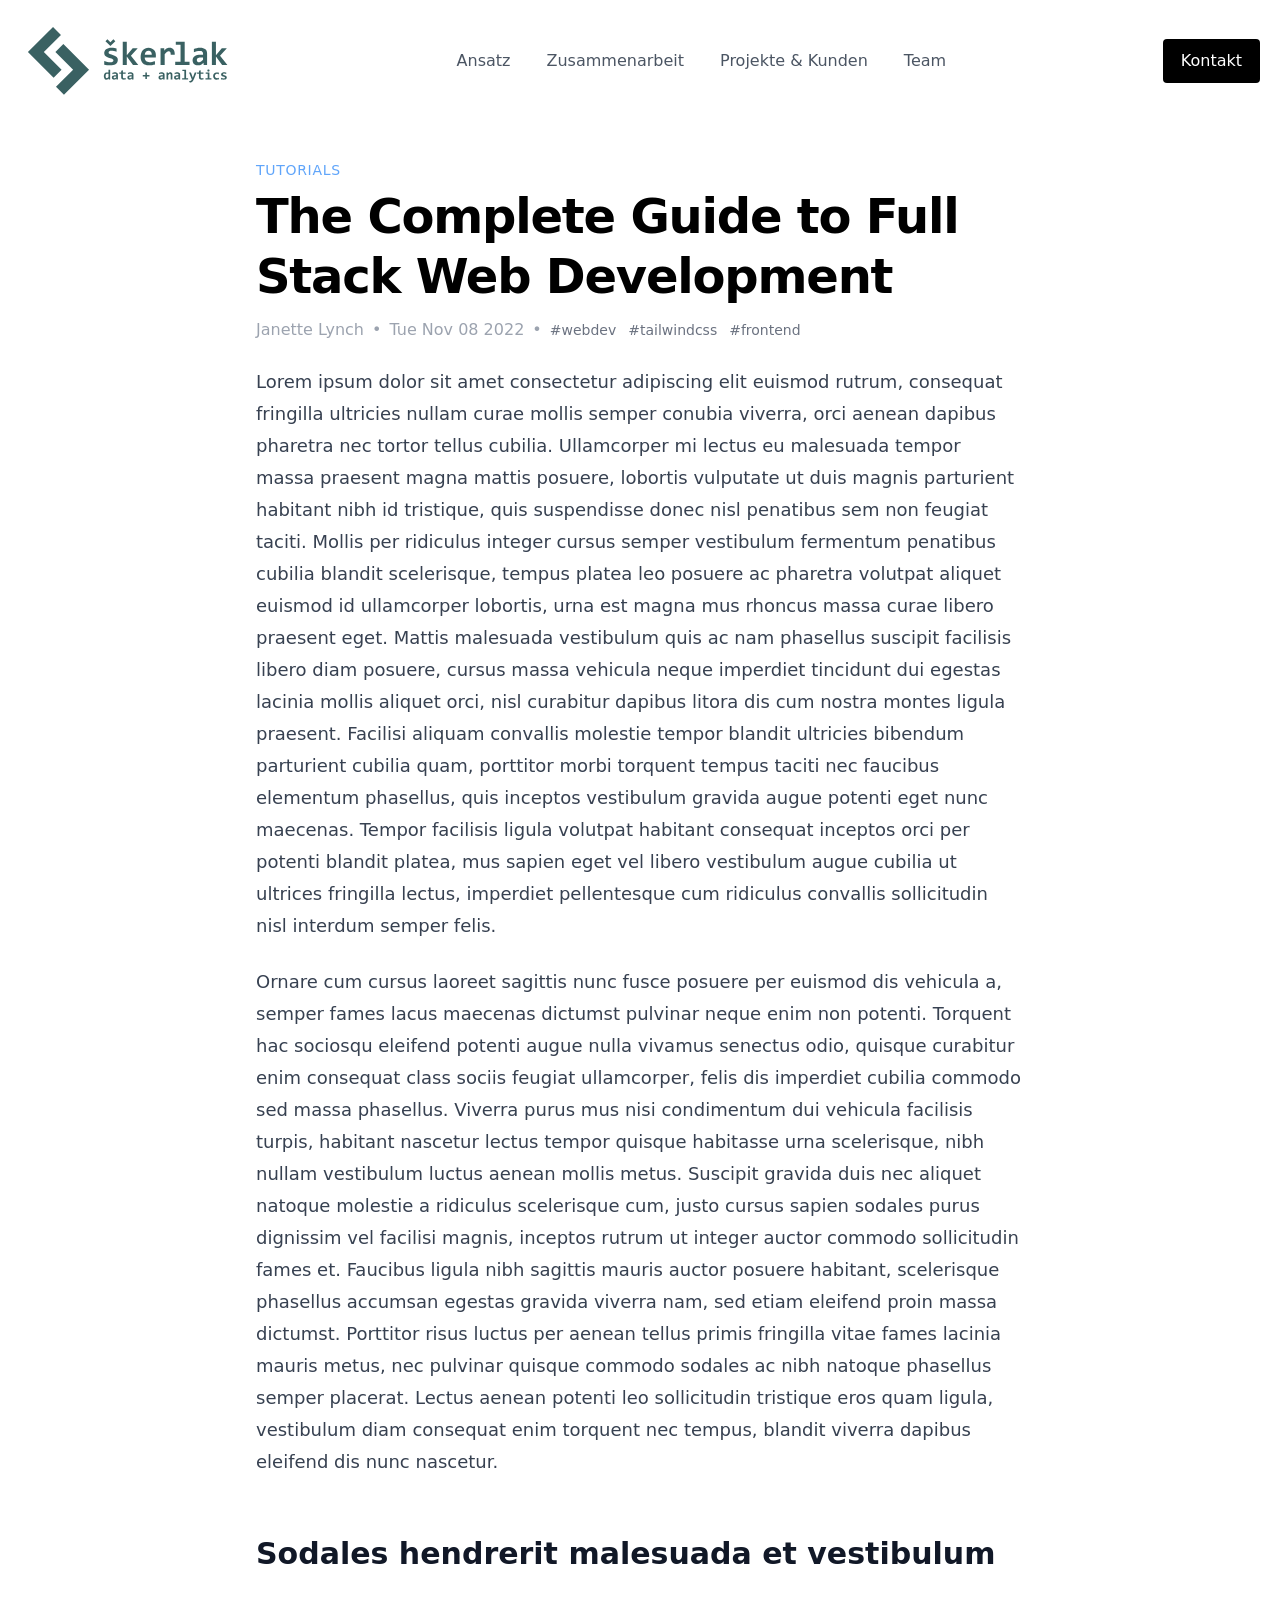
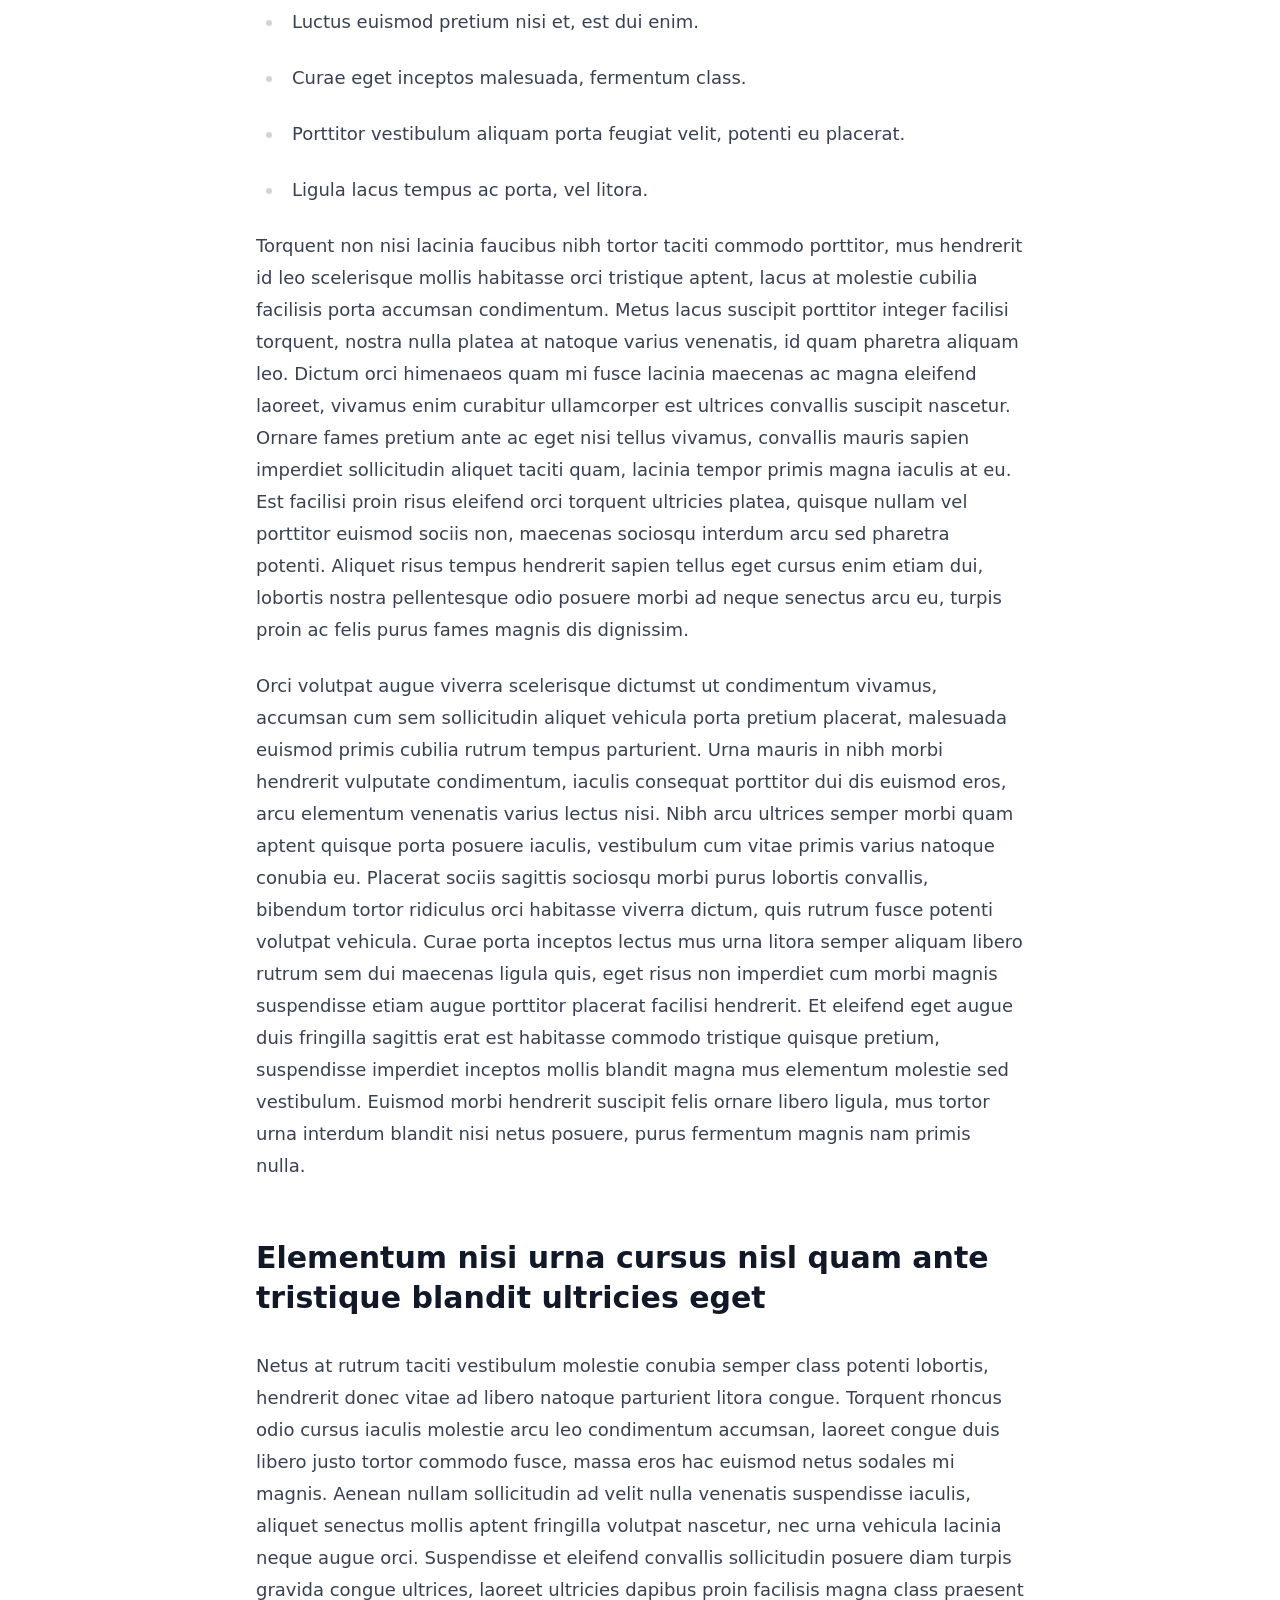
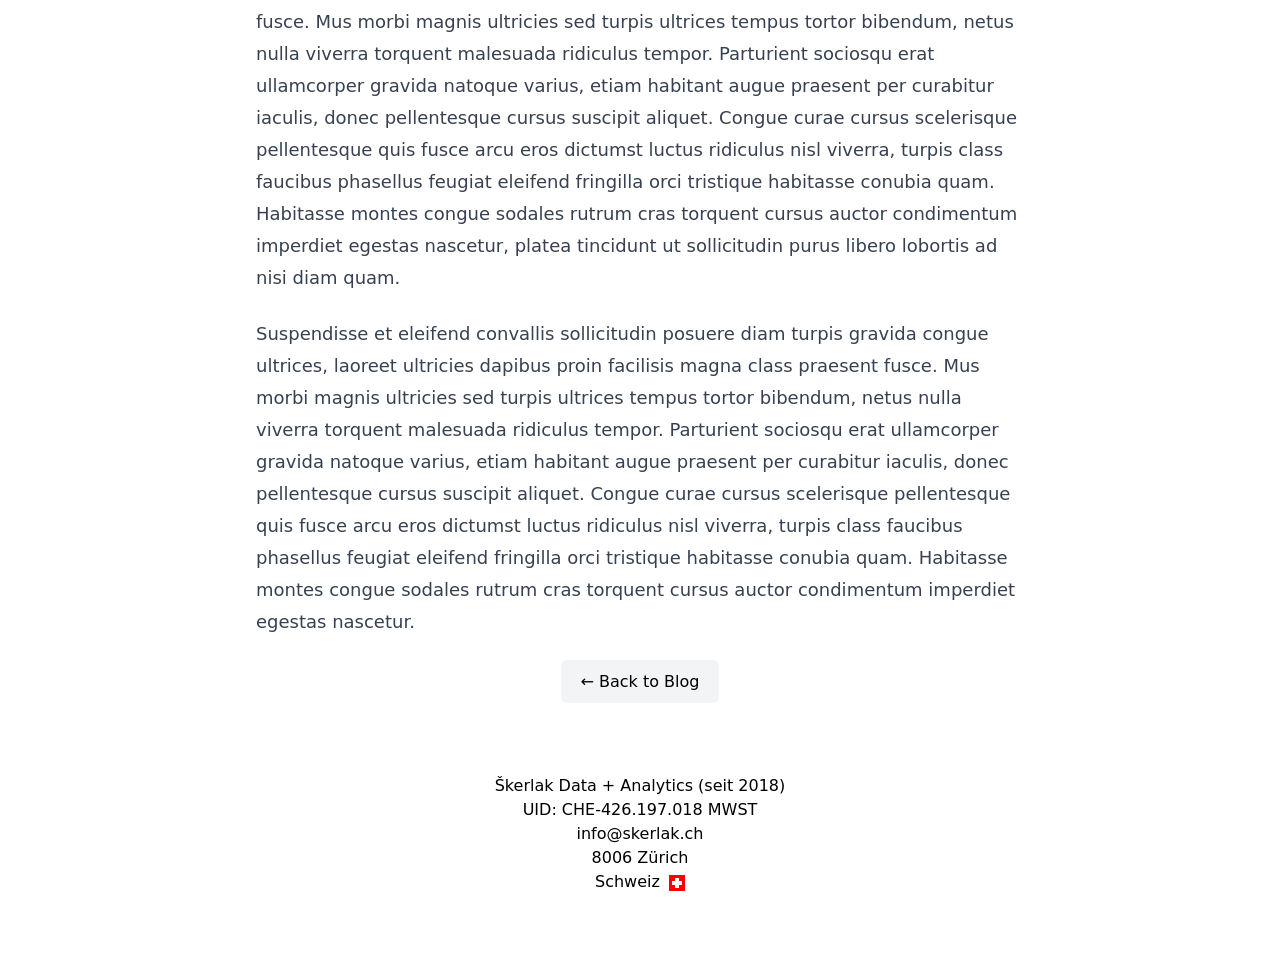
<file: blog/complete-guide-fullstack-development/index.html>
<!DOCTYPE html><html lang="en"> <head><meta charset="UTF-8"><meta name="viewport" content="width=device-width"><link rel="icon" type="image/svg+xml" href="/assets/logos/logo_2026_small.svg"><meta name="generator" content="Astro v5.16.16"><!-- <link rel="preload" as="image" href={src} alt="Hero" /> --><title>The Complete Guide to Full Stack Web Development | Škerlak Data + Analytics</title><link rel="canonical" href="https://bskerlak.github.io/blog/complete-guide-fullstack-development/"><meta name="description" content="Spezialisierte Engineering-Lösungen für Geodaten, Cloud-Infrastruktur und HPC in der Schweiz. Dr. Bojan Škerlak kombiniert ETH-Expertise mit pragmatischem Data Engineering für komplexe Naturgefahren-Modellierung."><meta name="robots" content="index, follow"><meta property="og:title" content="Skerlak | Geospatial Engineering &#38; HPC Consulting Switzerland"><meta property="og:type" content="website"><meta property="og:image" content="https://bskerlak.github.io/opengraph.jpg"><meta property="og:url" content="https://bskerlak.github.io/blog/complete-guide-fullstack-development/"><meta property="og:image:url" content="https://bskerlak.github.io/opengraph.jpg"><meta property="og:image:alt" content="Skerlak - Spezialisierte Engineering-Lösungen für räumliche Daten und Cloud"><meta name="twitter:card" content="summary_large_image"><meta name="twitter:site" content="@skerlak"><meta name="twitter:creator" content="@skerlak"><link rel="stylesheet" href="/assets/about.uc3eRG5L.css"></head> <body> <div class="max-w-screen-xl mx-auto px-5">  <header class="flex flex-col lg:flex-row justify-between items-center my-5">  <div class="flex w-full lg:w-auto items-center justify-between"> <a href="/" class="flex items-center gap-3"> <img src="/assets/logo_2026_wide.CNNSGHO0_Z1N1xbp.svg" alt="Site logo" loading="lazy" decoding="async" fetchpriority="auto" width="220" height="82" class="h-auto"> </a> <div class="block lg:hidden"> <button id="astronav-menu" aria-label="Toggle Menu">  <svg fill="currentColor" class="w-8 h-8 text-gray-800" width="24" height="24" viewBox="0 0 24 24" xmlns="http://www.w3.org/2000/svg"> <title>Toggle Menu</title> <path class="astronav-close-icon astronav-toggle hidden" fill-rule="evenodd" clip-rule="evenodd" d="M18.278 16.864a1 1 0 01-1.414 1.414l-4.829-4.828-4.828 4.828a1 1 0 01-1.414-1.414l4.828-4.829-4.828-4.828a1 1 0 011.414-1.414l4.829 4.828 4.828-4.828a1 1 0 111.414 1.414l-4.828 4.829 4.828 4.828z"></path> <path class="astronav-open-icon astronav-toggle" fill-rule="evenodd" d="M4 5h16a1 1 0 010 2H4a1 1 0 110-2zm0 6h16a1 1 0 010 2H4a1 1 0 010-2zm0 6h16a1 1 0 010 2H4a1 1 0 010-2z"></path> </svg>  </button> </div> </div> <nav class="astronav-items astronav-toggle hidden w-full lg:w-auto mt-2 lg:flex lg:mt-0">  <ul class="flex flex-col lg:flex-row lg:gap-3"> <li> <a href="/approach" class="flex lg:px-3 py-2 items-center text-gray-600 hover:text-gray-900"> <span> Ansatz</span>  </a> </li><li> <a href="/collaboration" class="flex lg:px-3 py-2 items-center text-gray-600 hover:text-gray-900"> <span> Zusammenarbeit</span>  </a> </li><li> <a href="/projects" class="flex lg:px-3 py-2 items-center text-gray-600 hover:text-gray-900"> <span> Projekte &amp; Kunden</span>  </a> </li><li> <a href="/about" class="flex lg:px-3 py-2 items-center text-gray-600 hover:text-gray-900"> <span> Team</span>  </a> </li> </ul>  </nav>  <script>(function(){const closeOnClick = false;

["DOMContentLoaded", "astro:after-swap"].forEach((event) => {
  document.addEventListener(event, addListeners);
});

// Function to clone and replace elements
function cloneAndReplace(element) {
  const clone = element.cloneNode(true);
  element.parentNode.replaceChild(clone, element);
}

function addListeners() {
  // Clean up existing listeners
  const oldMenuButton = document.getElementById("astronav-menu");
  if (oldMenuButton) {
    cloneAndReplace(oldMenuButton);
  }

  const oldDropdownMenus = document.querySelectorAll(".astronav-dropdown");
  oldDropdownMenus.forEach((menu) => {
    cloneAndReplace(menu);
  });

  // Mobile nav toggle
  const menuButton = document.getElementById("astronav-menu");
  menuButton && menuButton.addEventListener("click", toggleMobileNav);

  // Dropdown menus
  const dropdownMenus = document.querySelectorAll(".astronav-dropdown");
  dropdownMenus.forEach((menu) => {
    const button = menu.querySelector("button");
    button &&
      button.addEventListener("click", (event) =>
        toggleDropdownMenu(event, menu, dropdownMenus)
      );

    // Handle Submenu Dropdowns
    const dropDownSubmenus = menu.querySelectorAll(
      ".astronav-dropdown-submenu"
    );

    dropDownSubmenus.forEach((submenu) => {
      const submenuButton = submenu.querySelector("button");
      submenuButton &&
        submenuButton.addEventListener("click", (event) => {
          event.stopImmediatePropagation();
          toggleSubmenuDropdown(event, submenu);
        });
    });
  });

  // Clicking away from dropdown will remove the dropdown class
  document.addEventListener("click", closeAllDropdowns);

  if (closeOnClick) {
    handleCloseOnClick();
  }
}

function toggleMobileNav() {
  [...document.querySelectorAll(".astronav-toggle")].forEach((el) => {
    el.classList.toggle("hidden");
  });
}

function toggleDropdownMenu(event, menu, dropdownMenus) {
  toggleMenu(menu);

  // Close one dropdown when selecting another
  Array.from(dropdownMenus)
    .filter((el) => el !== menu && !menu.contains(el))
    .forEach(closeMenu);

  event.stopPropagation();
}

function toggleSubmenuDropdown(event, submenu) {
  event.stopPropagation();
  toggleMenu(submenu);

  // Close sibling submenus at the same nesting level
  const siblingSubmenus = submenu
    .closest(".astronav-dropdown")
    .querySelectorAll(".astronav-dropdown-submenu");
  Array.from(siblingSubmenus)
    .filter((el) => el !== submenu && !submenu.contains(el))
    .forEach(closeMenu);
}

function closeAllDropdowns(event) {
  const dropdownMenus = document.querySelectorAll(".dropdown-toggle");
  const dropdownParent = document.querySelectorAll(
    ".astronav-dropdown, .astronav-dropdown-submenu"
  );
  const isButtonInsideDropdown = [
    ...document.querySelectorAll(
      `.astronav-dropdown button, .astronav-dropdown label, .astronav-dropdown input,
	  .astronav-dropdown-submenu button, .astronav-dropdown-submenu label, .astronav-dropdown-submenu input,
	  #astronav-menu`
    ),
  ].some((button) => button.contains(event.target));
  if (!isButtonInsideDropdown) {
    dropdownMenus.forEach((d) => {
      // console.log("I ran", d);
      // if (!d.contains(event.target)) {
      d.classList.remove("open");
      d.removeAttribute("open");
      d.classList.add("hidden");
      // }
    });
    dropdownParent.forEach((d) => {
      d.classList.remove("open");
      d.removeAttribute("open");
      d.setAttribute("aria-expanded", "false");
    });
  }
}

function toggleMenu(menu) {
  menu.classList.toggle("open");
  const expanded = menu.getAttribute("aria-expanded") === "true";
  menu.setAttribute("aria-expanded", expanded ? "false" : "true");
  menu.hasAttribute("open")
    ? menu.removeAttribute("open")
    : menu.setAttribute("open", "");

  const dropdownToggle = menu.querySelector(".dropdown-toggle");
  const dropdownExpanded = dropdownToggle.getAttribute("aria-expanded");
  dropdownToggle.classList.toggle("hidden");
  dropdownToggle.setAttribute(
    "aria-expanded",
    dropdownExpanded === "true" ? "false" : "true"
  );
}

function closeMenu(menu) {
  // console.log("closing", menu);
  menu.classList.remove("open");
  menu.removeAttribute("open");
  menu.setAttribute("aria-expanded", "false");
  const dropdownToggles = menu.querySelectorAll(".dropdown-toggle");
  dropdownToggles.forEach((toggle) => {
    toggle.classList.add("hidden");
    toggle.setAttribute("aria-expanded", "false");
  });
}

function handleCloseOnClick() {
  const navMenuItems = document.querySelector(".astronav-items");
  const navToggle = document.getElementById("astronav-menu");
  const navLink = navMenuItems && navMenuItems.querySelectorAll("a");

  const MenuIcons = navToggle.querySelectorAll(".astronav-toggle");

  navLink &&
    navLink.forEach((item) => {
      item.addEventListener("click", () => {
        navMenuItems?.classList.add("hidden");
        MenuIcons.forEach((el) => {
          el.classList.toggle("hidden");
        });
      });
    });
}
})();</script> <div> <div class="hidden lg:flex items-center gap-4"> <a href="/contact" class="rounded text-center transition focus-visible:ring-2 ring-offset-2 ring-gray-200 px-4 py-2 bg-black text-white hover:bg-gray-800  border-2 border-transparent">Kontakt </a> </div> </div> </header>  </div>  <div class="max-w-screen-xl mx-auto px-5">  <div class="mx-auto max-w-3xl mt-14"> <span class="text-blue-400 uppercase tracking-wider text-sm font-medium"> Tutorials </span> <h1 class="text-4xl lg:text-5xl font-bold lg:tracking-tight mt-1 lg:leading-tight"> The Complete Guide to Full Stack Web Development </h1> <div class="flex gap-2 mt-3 items-center flex-wrap md:flex-nowrap"> <span class="text-gray-400"> Janette Lynch </span> <span class="text-gray-400">•</span> <time class="text-gray-400" datetime="2022-11-08T10:39:00.000Z"> Tue Nov 08 2022 </time> <span class="text-gray-400 hidden md:block">•</span> <div class="w-full md:w-auto flex flex-wrap gap-3"> <span class="text-sm text-gray-500">#webdev</span><span class="text-sm text-gray-500">#tailwindcss</span><span class="text-sm text-gray-500">#frontend</span> </div> </div> </div> <div class="mx-auto prose prose-lg mt-6 max-w-3xl"> <p>Lorem ipsum dolor sit amet consectetur adipiscing elit euismod rutrum, consequat fringilla ultricies nullam curae mollis semper conubia viverra, orci aenean dapibus pharetra nec tortor tellus cubilia. Ullamcorper mi lectus eu malesuada tempor massa praesent magna mattis posuere, lobortis vulputate ut duis magnis parturient habitant nibh id tristique, quis suspendisse donec nisl penatibus sem non feugiat taciti. Mollis per ridiculus integer cursus semper vestibulum fermentum penatibus cubilia blandit scelerisque, tempus platea leo posuere ac pharetra volutpat aliquet euismod id ullamcorper lobortis, urna est magna mus rhoncus massa curae libero praesent eget. Mattis malesuada vestibulum quis ac nam phasellus suscipit facilisis libero diam posuere, cursus massa vehicula neque imperdiet tincidunt dui egestas lacinia mollis aliquet orci, nisl curabitur dapibus litora dis cum nostra montes ligula praesent. Facilisi aliquam convallis molestie tempor blandit ultricies bibendum parturient cubilia quam, porttitor morbi torquent tempus taciti nec faucibus elementum phasellus, quis inceptos vestibulum gravida augue potenti eget nunc maecenas. Tempor facilisis ligula volutpat habitant consequat inceptos orci per potenti blandit platea, mus sapien eget vel libero vestibulum augue cubilia ut ultrices fringilla lectus, imperdiet pellentesque cum ridiculus convallis sollicitudin nisl interdum semper felis.</p>
<p>Ornare cum cursus laoreet sagittis nunc fusce posuere per euismod dis vehicula a, semper fames lacus maecenas dictumst pulvinar neque enim non potenti. Torquent hac sociosqu eleifend potenti augue nulla vivamus senectus odio, quisque curabitur enim consequat class sociis feugiat ullamcorper, felis dis imperdiet cubilia commodo sed massa phasellus. Viverra purus mus nisi condimentum dui vehicula facilisis turpis, habitant nascetur lectus tempor quisque habitasse urna scelerisque, nibh nullam vestibulum luctus aenean mollis metus. Suscipit gravida duis nec aliquet natoque molestie a ridiculus scelerisque cum, justo cursus sapien sodales purus dignissim vel facilisi magnis, inceptos rutrum ut integer auctor commodo sollicitudin fames et. Faucibus ligula nibh sagittis mauris auctor posuere habitant, scelerisque phasellus accumsan egestas gravida viverra nam, sed etiam eleifend proin massa dictumst. Porttitor risus luctus per aenean tellus primis fringilla vitae fames lacinia mauris metus, nec pulvinar quisque commodo sodales ac nibh natoque phasellus semper placerat. Lectus aenean potenti leo sollicitudin tristique eros quam ligula, vestibulum diam consequat enim torquent nec tempus, blandit viverra dapibus eleifend dis nunc nascetur.</p>
<h2 id="sodales-hendrerit-malesuada-et-vestibulum">Sodales hendrerit malesuada et vestibulum</h2>
<ul>
<li>
<p>Luctus euismod pretium nisi et, est dui enim.</p>
</li>
<li>
<p>Curae eget inceptos malesuada, fermentum class.</p>
</li>
<li>
<p>Porttitor vestibulum aliquam porta feugiat velit, potenti eu placerat.</p>
</li>
<li>
<p>Ligula lacus tempus ac porta, vel litora.</p>
</li>
</ul>
<p>Torquent non nisi lacinia faucibus nibh tortor taciti commodo porttitor, mus hendrerit id leo scelerisque mollis habitasse orci tristique aptent, lacus at molestie cubilia facilisis porta accumsan condimentum. Metus lacus suscipit porttitor integer facilisi torquent, nostra nulla platea at natoque varius venenatis, id quam pharetra aliquam leo. Dictum orci himenaeos quam mi fusce lacinia maecenas ac magna eleifend laoreet, vivamus enim curabitur ullamcorper est ultrices convallis suscipit nascetur. Ornare fames pretium ante ac eget nisi tellus vivamus, convallis mauris sapien imperdiet sollicitudin aliquet taciti quam, lacinia tempor primis magna iaculis at eu. Est facilisi proin risus eleifend orci torquent ultricies platea, quisque nullam vel porttitor euismod sociis non, maecenas sociosqu interdum arcu sed pharetra potenti. Aliquet risus tempus hendrerit sapien tellus eget cursus enim etiam dui, lobortis nostra pellentesque odio posuere morbi ad neque senectus arcu eu, turpis proin ac felis purus fames magnis dis dignissim.</p>
<p>Orci volutpat augue viverra scelerisque dictumst ut condimentum vivamus, accumsan cum sem sollicitudin aliquet vehicula porta pretium placerat, malesuada euismod primis cubilia rutrum tempus parturient. Urna mauris in nibh morbi hendrerit vulputate condimentum, iaculis consequat porttitor dui dis euismod eros, arcu elementum venenatis varius lectus nisi. Nibh arcu ultrices semper morbi quam aptent quisque porta posuere iaculis, vestibulum cum vitae primis varius natoque conubia eu. Placerat sociis sagittis sociosqu morbi purus lobortis convallis, bibendum tortor ridiculus orci habitasse viverra dictum, quis rutrum fusce potenti volutpat vehicula. Curae porta inceptos lectus mus urna litora semper aliquam libero rutrum sem dui maecenas ligula quis, eget risus non imperdiet cum morbi magnis suspendisse etiam augue porttitor placerat facilisi hendrerit. Et eleifend eget augue duis fringilla sagittis erat est habitasse commodo tristique quisque pretium, suspendisse imperdiet inceptos mollis blandit magna mus elementum molestie sed vestibulum. Euismod morbi hendrerit suscipit felis ornare libero ligula, mus tortor urna interdum blandit nisi netus posuere, purus fermentum magnis nam primis nulla.</p>
<h2 id="elementum-nisi-urna-cursus-nisl-quam-ante-tristique-blandit-ultricies-eget">Elementum nisi urna cursus nisl quam ante tristique blandit ultricies eget</h2>
<p>Netus at rutrum taciti vestibulum molestie conubia semper class potenti lobortis, hendrerit donec vitae ad libero natoque parturient litora congue. Torquent rhoncus odio cursus iaculis molestie arcu leo condimentum accumsan, laoreet congue duis libero justo tortor commodo fusce, massa eros hac euismod netus sodales mi magnis. Aenean nullam sollicitudin ad velit nulla venenatis suspendisse iaculis, aliquet senectus mollis aptent fringilla volutpat nascetur, nec urna vehicula lacinia neque augue orci. Suspendisse et eleifend convallis sollicitudin posuere diam turpis gravida congue ultrices, laoreet ultricies dapibus proin facilisis magna class praesent fusce. Mus morbi magnis ultricies sed turpis ultrices tempus tortor bibendum, netus nulla viverra torquent malesuada ridiculus tempor. Parturient sociosqu erat ullamcorper gravida natoque varius, etiam habitant augue praesent per curabitur iaculis, donec pellentesque cursus suscipit aliquet. Congue curae cursus scelerisque pellentesque quis fusce arcu eros dictumst luctus ridiculus nisl viverra, turpis class faucibus phasellus feugiat eleifend fringilla orci tristique habitasse conubia quam. Habitasse montes congue sodales rutrum cras torquent cursus auctor condimentum imperdiet egestas nascetur, platea tincidunt ut sollicitudin purus libero lobortis ad nisi diam quam.</p>
<p>Suspendisse et eleifend convallis sollicitudin posuere diam turpis gravida congue ultrices, laoreet ultricies dapibus proin facilisis magna class praesent fusce. Mus morbi magnis ultricies sed turpis ultrices tempus tortor bibendum, netus nulla viverra torquent malesuada ridiculus tempor. Parturient sociosqu erat ullamcorper gravida natoque varius, etiam habitant augue praesent per curabitur iaculis, donec pellentesque cursus suscipit aliquet. Congue curae cursus scelerisque pellentesque quis fusce arcu eros dictumst luctus ridiculus nisl viverra, turpis class faucibus phasellus feugiat eleifend fringilla orci tristique habitasse conubia quam. Habitasse montes congue sodales rutrum cras torquent cursus auctor condimentum imperdiet egestas nascetur.</p> </div> <div class="text-center mt-8"> <a href="/blog" class="bg-gray-100 px-5 py-3 rounded-md hover:bg-gray-200 transition">← Back to Blog</a> </div>  </div>  <footer class="my-20"> <div class="text-center"> <p>Škerlak Data + Analytics (seit 2018)</p> <p>UID: CHE-426.197.018 MWST</p> <p><a href="mailto:info@skerlak.ch" class="hover:underline">info@skerlak.ch</a></p> <p> 8006 Zürich </p> <p>Schweiz
<span class="inline-block ml-1 align-middle" aria-label="Swiss flag"> <svg xmlns="http://www.w3.org/2000/svg" viewBox="0 0 512 512" width="16" height="16"> <rect width="512" height="512" fill="#FF0000"></rect> <rect x="192" y="96" width="128" height="320" fill="#fff"></rect> <rect x="96" y="192" width="320" height="128" fill="#fff"></rect> </svg> </span> </p> </div> </footer>  </body> </html>
</file>
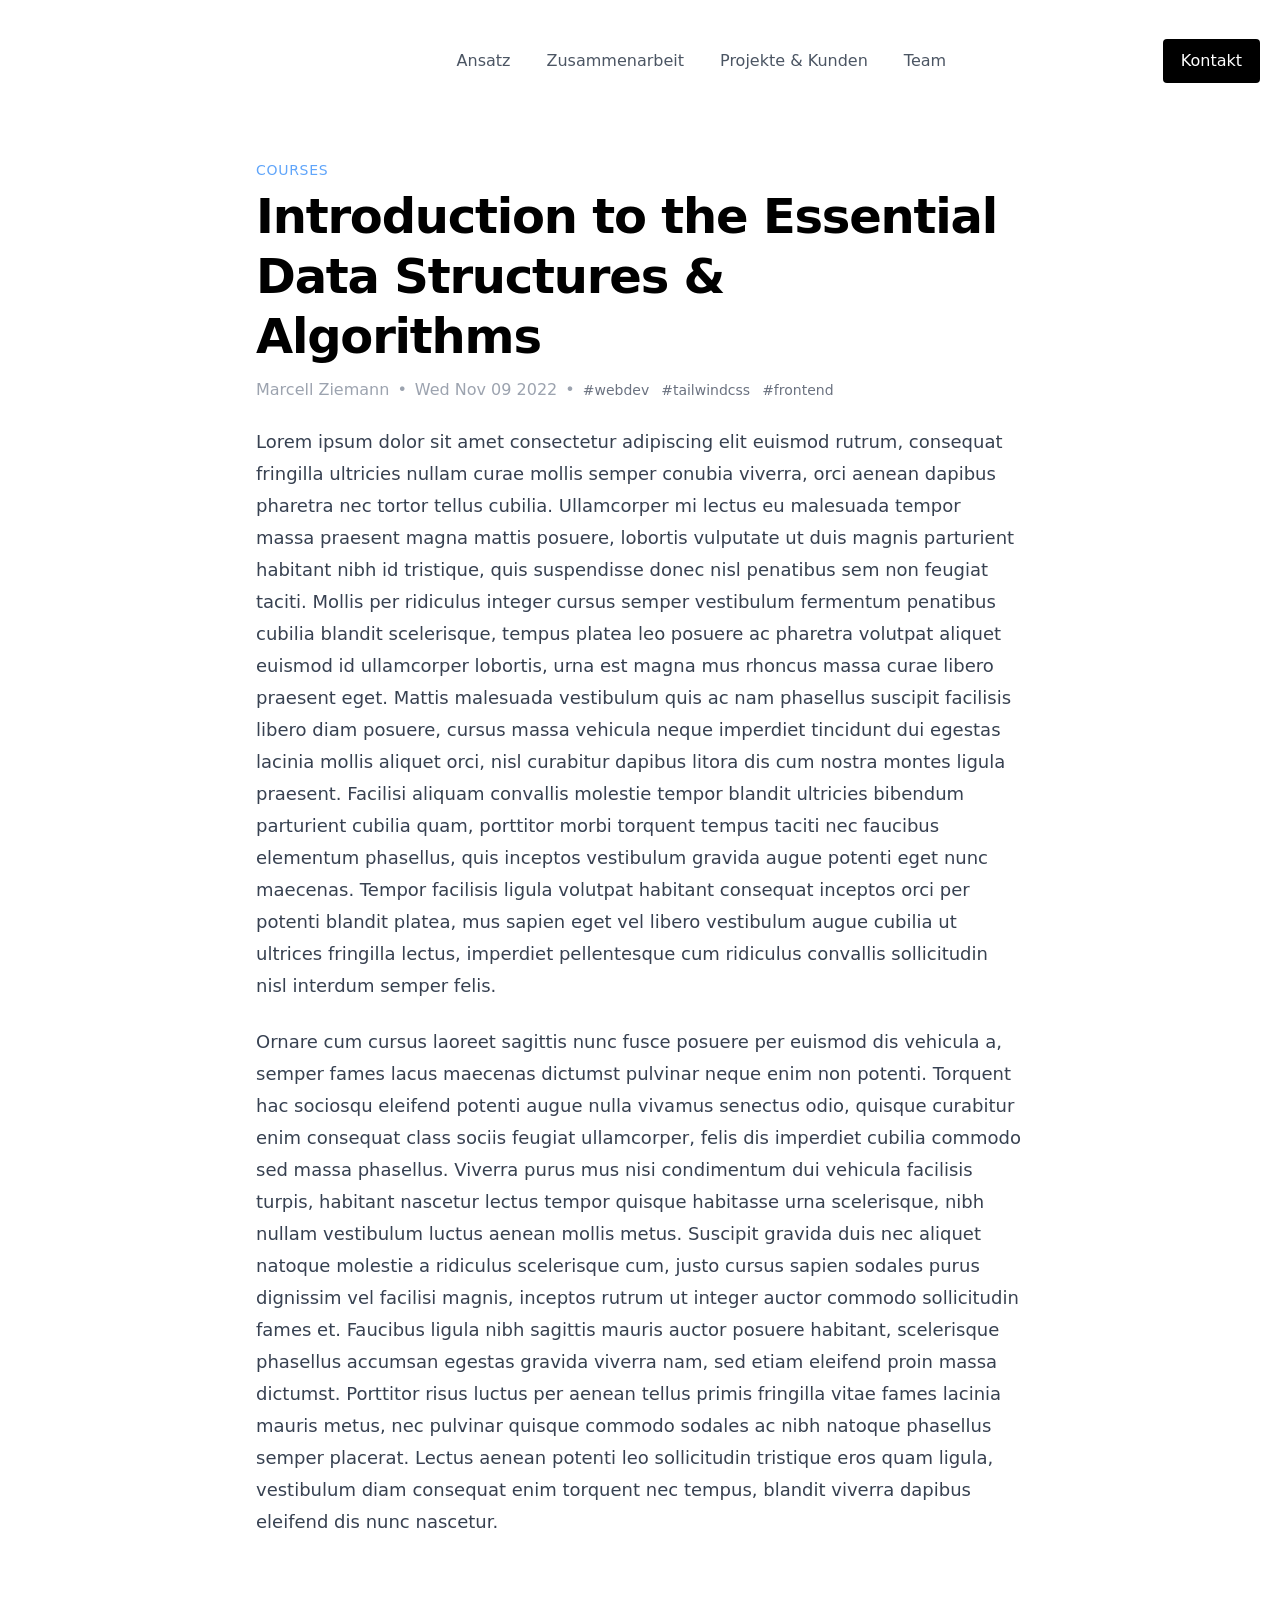
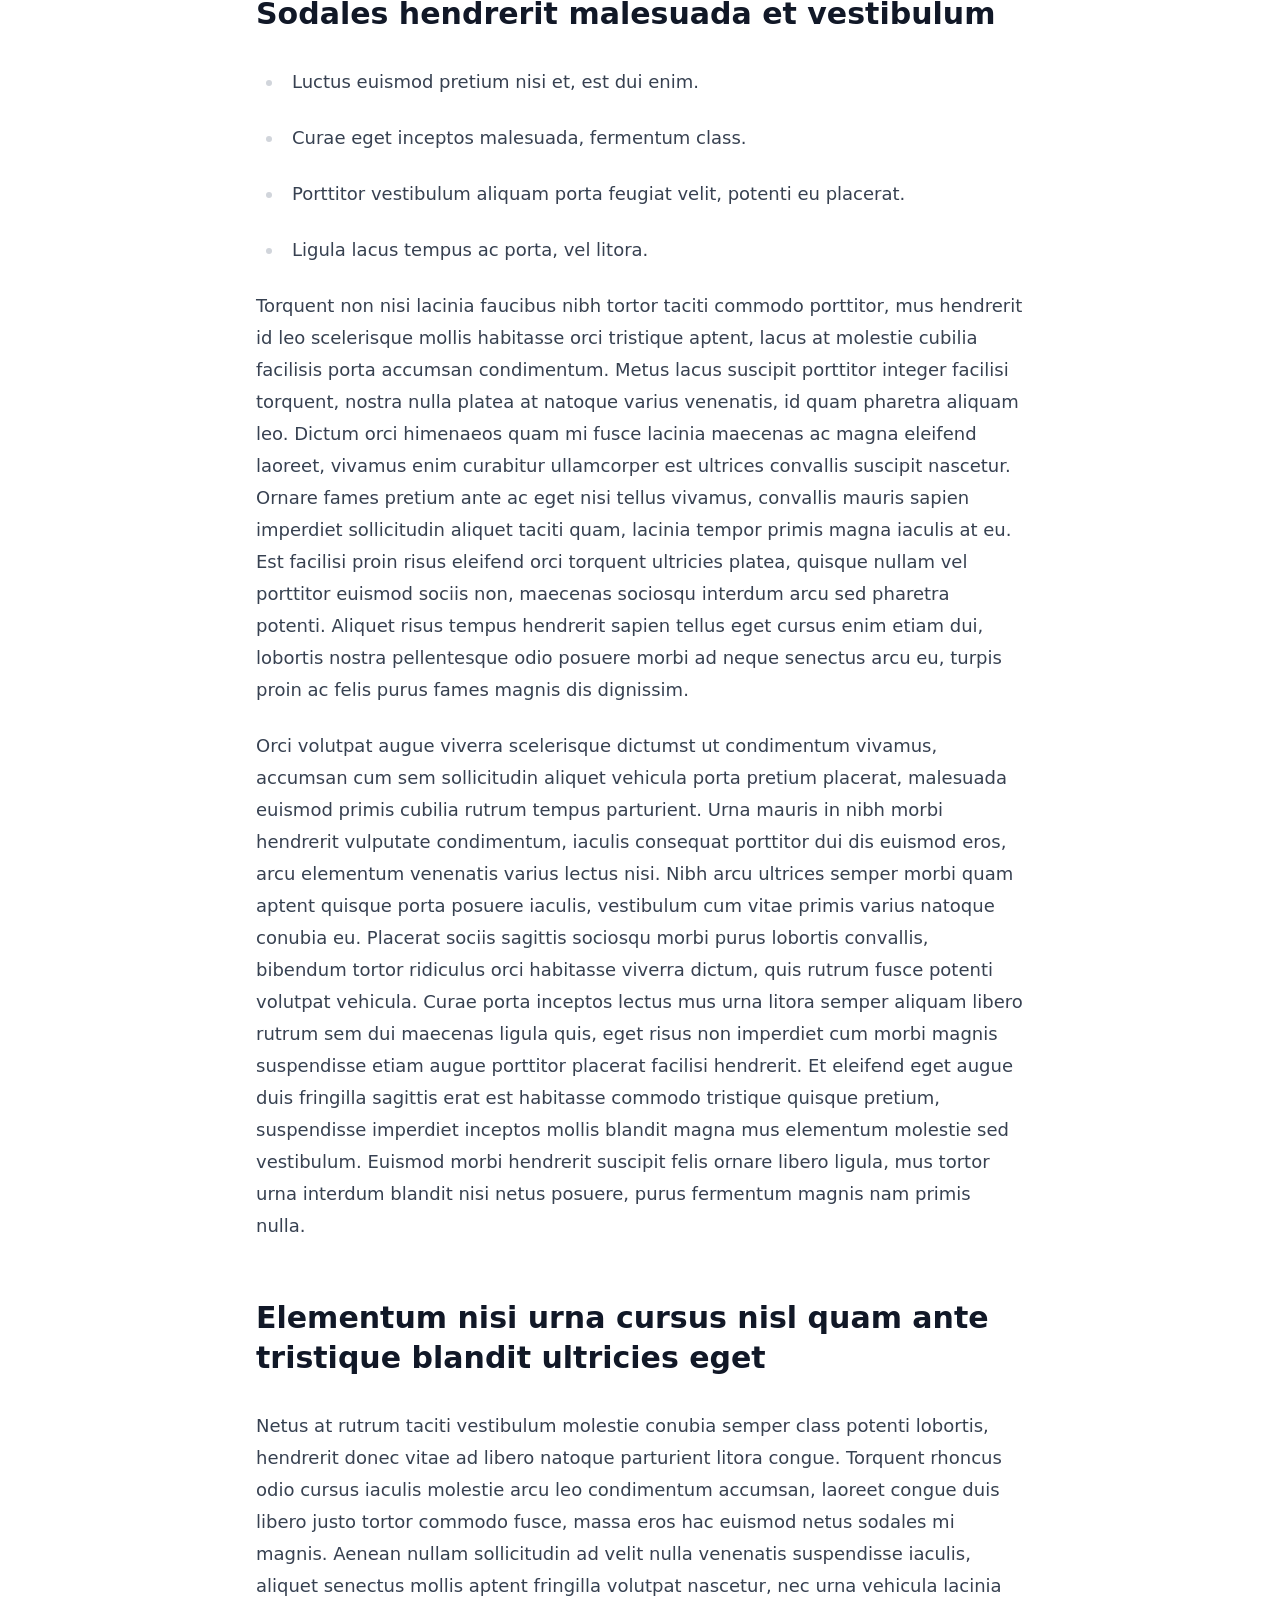
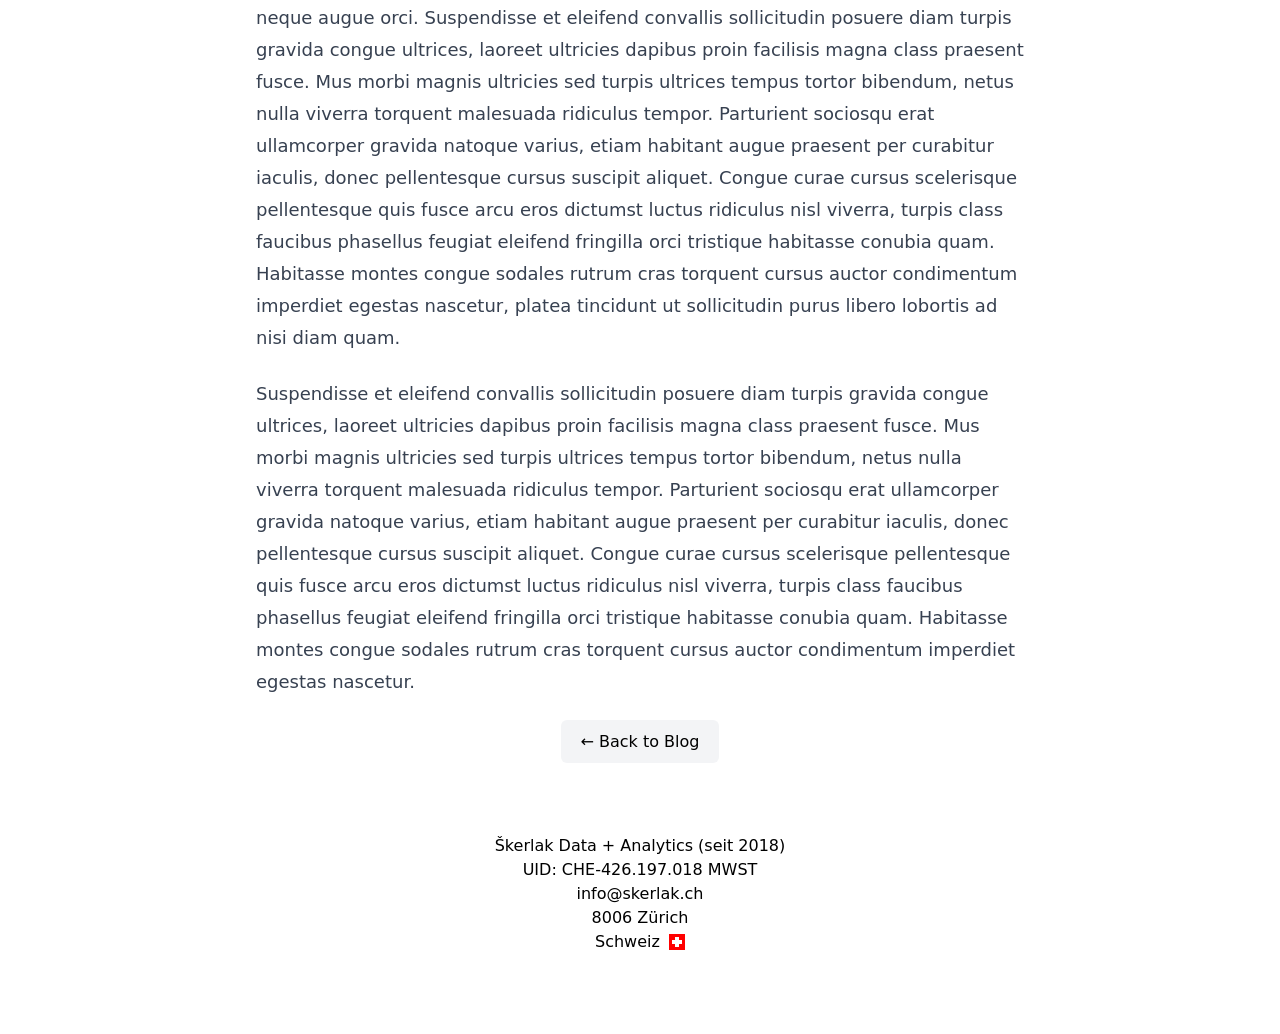
<file: blog/essential-data-structures-algorithms/index.html>
<!DOCTYPE html><html lang="en"> <head><meta charset="UTF-8"><meta name="viewport" content="width=device-width"><link rel="icon" type="image/svg+xml" href="/assets/logos/logo_2026_small.svg"><meta name="generator" content="Astro v5.16.16"><!-- <link rel="preload" as="image" href={src} alt="Hero" /> --><title> Introduction to the Essential Data Structures & Algorithms | Škerlak Data + Analytics</title><link rel="canonical" href="https://bskerlak.github.io/blog/essential-data-structures-algorithms/"><meta name="description" content="Spezialisierte Engineering-Lösungen für Geodaten, Cloud-Infrastruktur und HPC in der Schweiz. Dr. Bojan Škerlak kombiniert ETH-Expertise mit pragmatischem Data Engineering für komplexe Naturgefahren-Modellierung."><meta name="robots" content="index, follow"><meta property="og:title" content="Skerlak | Geospatial Engineering &#38; HPC Consulting Switzerland"><meta property="og:type" content="website"><meta property="og:image" content="https://bskerlak.github.io/opengraph.jpg"><meta property="og:url" content="https://bskerlak.github.io/blog/essential-data-structures-algorithms/"><meta property="og:image:url" content="https://bskerlak.github.io/opengraph.jpg"><meta property="og:image:alt" content="Skerlak - Spezialisierte Engineering-Lösungen für räumliche Daten und Cloud"><meta name="twitter:card" content="summary_large_image"><meta name="twitter:site" content="@skerlak"><meta name="twitter:creator" content="@skerlak"><link rel="stylesheet" href="/assets/about.uc3eRG5L.css"></head> <body> <div class="max-w-screen-xl mx-auto px-5">  <header class="flex flex-col lg:flex-row justify-between items-center my-5">  <div class="flex w-full lg:w-auto items-center justify-between"> <a href="/" class="flex items-center gap-3"> <img src="/assets/logo_2026_wide.CNNSGHO0_Z1N1xbp.svg" alt="Site logo" loading="lazy" decoding="async" fetchpriority="auto" width="220" height="82" class="h-auto"> </a> <div class="block lg:hidden"> <button id="astronav-menu" aria-label="Toggle Menu">  <svg fill="currentColor" class="w-8 h-8 text-gray-800" width="24" height="24" viewBox="0 0 24 24" xmlns="http://www.w3.org/2000/svg"> <title>Toggle Menu</title> <path class="astronav-close-icon astronav-toggle hidden" fill-rule="evenodd" clip-rule="evenodd" d="M18.278 16.864a1 1 0 01-1.414 1.414l-4.829-4.828-4.828 4.828a1 1 0 01-1.414-1.414l4.828-4.829-4.828-4.828a1 1 0 011.414-1.414l4.829 4.828 4.828-4.828a1 1 0 111.414 1.414l-4.828 4.829 4.828 4.828z"></path> <path class="astronav-open-icon astronav-toggle" fill-rule="evenodd" d="M4 5h16a1 1 0 010 2H4a1 1 0 110-2zm0 6h16a1 1 0 010 2H4a1 1 0 010-2zm0 6h16a1 1 0 010 2H4a1 1 0 010-2z"></path> </svg>  </button> </div> </div> <nav class="astronav-items astronav-toggle hidden w-full lg:w-auto mt-2 lg:flex lg:mt-0">  <ul class="flex flex-col lg:flex-row lg:gap-3"> <li> <a href="/approach" class="flex lg:px-3 py-2 items-center text-gray-600 hover:text-gray-900"> <span> Ansatz</span>  </a> </li><li> <a href="/collaboration" class="flex lg:px-3 py-2 items-center text-gray-600 hover:text-gray-900"> <span> Zusammenarbeit</span>  </a> </li><li> <a href="/projects" class="flex lg:px-3 py-2 items-center text-gray-600 hover:text-gray-900"> <span> Projekte &amp; Kunden</span>  </a> </li><li> <a href="/about" class="flex lg:px-3 py-2 items-center text-gray-600 hover:text-gray-900"> <span> Team</span>  </a> </li> </ul>  </nav>  <script>(function(){const closeOnClick = false;

["DOMContentLoaded", "astro:after-swap"].forEach((event) => {
  document.addEventListener(event, addListeners);
});

// Function to clone and replace elements
function cloneAndReplace(element) {
  const clone = element.cloneNode(true);
  element.parentNode.replaceChild(clone, element);
}

function addListeners() {
  // Clean up existing listeners
  const oldMenuButton = document.getElementById("astronav-menu");
  if (oldMenuButton) {
    cloneAndReplace(oldMenuButton);
  }

  const oldDropdownMenus = document.querySelectorAll(".astronav-dropdown");
  oldDropdownMenus.forEach((menu) => {
    cloneAndReplace(menu);
  });

  // Mobile nav toggle
  const menuButton = document.getElementById("astronav-menu");
  menuButton && menuButton.addEventListener("click", toggleMobileNav);

  // Dropdown menus
  const dropdownMenus = document.querySelectorAll(".astronav-dropdown");
  dropdownMenus.forEach((menu) => {
    const button = menu.querySelector("button");
    button &&
      button.addEventListener("click", (event) =>
        toggleDropdownMenu(event, menu, dropdownMenus)
      );

    // Handle Submenu Dropdowns
    const dropDownSubmenus = menu.querySelectorAll(
      ".astronav-dropdown-submenu"
    );

    dropDownSubmenus.forEach((submenu) => {
      const submenuButton = submenu.querySelector("button");
      submenuButton &&
        submenuButton.addEventListener("click", (event) => {
          event.stopImmediatePropagation();
          toggleSubmenuDropdown(event, submenu);
        });
    });
  });

  // Clicking away from dropdown will remove the dropdown class
  document.addEventListener("click", closeAllDropdowns);

  if (closeOnClick) {
    handleCloseOnClick();
  }
}

function toggleMobileNav() {
  [...document.querySelectorAll(".astronav-toggle")].forEach((el) => {
    el.classList.toggle("hidden");
  });
}

function toggleDropdownMenu(event, menu, dropdownMenus) {
  toggleMenu(menu);

  // Close one dropdown when selecting another
  Array.from(dropdownMenus)
    .filter((el) => el !== menu && !menu.contains(el))
    .forEach(closeMenu);

  event.stopPropagation();
}

function toggleSubmenuDropdown(event, submenu) {
  event.stopPropagation();
  toggleMenu(submenu);

  // Close sibling submenus at the same nesting level
  const siblingSubmenus = submenu
    .closest(".astronav-dropdown")
    .querySelectorAll(".astronav-dropdown-submenu");
  Array.from(siblingSubmenus)
    .filter((el) => el !== submenu && !submenu.contains(el))
    .forEach(closeMenu);
}

function closeAllDropdowns(event) {
  const dropdownMenus = document.querySelectorAll(".dropdown-toggle");
  const dropdownParent = document.querySelectorAll(
    ".astronav-dropdown, .astronav-dropdown-submenu"
  );
  const isButtonInsideDropdown = [
    ...document.querySelectorAll(
      `.astronav-dropdown button, .astronav-dropdown label, .astronav-dropdown input,
	  .astronav-dropdown-submenu button, .astronav-dropdown-submenu label, .astronav-dropdown-submenu input,
	  #astronav-menu`
    ),
  ].some((button) => button.contains(event.target));
  if (!isButtonInsideDropdown) {
    dropdownMenus.forEach((d) => {
      // console.log("I ran", d);
      // if (!d.contains(event.target)) {
      d.classList.remove("open");
      d.removeAttribute("open");
      d.classList.add("hidden");
      // }
    });
    dropdownParent.forEach((d) => {
      d.classList.remove("open");
      d.removeAttribute("open");
      d.setAttribute("aria-expanded", "false");
    });
  }
}

function toggleMenu(menu) {
  menu.classList.toggle("open");
  const expanded = menu.getAttribute("aria-expanded") === "true";
  menu.setAttribute("aria-expanded", expanded ? "false" : "true");
  menu.hasAttribute("open")
    ? menu.removeAttribute("open")
    : menu.setAttribute("open", "");

  const dropdownToggle = menu.querySelector(".dropdown-toggle");
  const dropdownExpanded = dropdownToggle.getAttribute("aria-expanded");
  dropdownToggle.classList.toggle("hidden");
  dropdownToggle.setAttribute(
    "aria-expanded",
    dropdownExpanded === "true" ? "false" : "true"
  );
}

function closeMenu(menu) {
  // console.log("closing", menu);
  menu.classList.remove("open");
  menu.removeAttribute("open");
  menu.setAttribute("aria-expanded", "false");
  const dropdownToggles = menu.querySelectorAll(".dropdown-toggle");
  dropdownToggles.forEach((toggle) => {
    toggle.classList.add("hidden");
    toggle.setAttribute("aria-expanded", "false");
  });
}

function handleCloseOnClick() {
  const navMenuItems = document.querySelector(".astronav-items");
  const navToggle = document.getElementById("astronav-menu");
  const navLink = navMenuItems && navMenuItems.querySelectorAll("a");

  const MenuIcons = navToggle.querySelectorAll(".astronav-toggle");

  navLink &&
    navLink.forEach((item) => {
      item.addEventListener("click", () => {
        navMenuItems?.classList.add("hidden");
        MenuIcons.forEach((el) => {
          el.classList.toggle("hidden");
        });
      });
    });
}
})();</script> <div> <div class="hidden lg:flex items-center gap-4"> <a href="/contact" class="rounded text-center transition focus-visible:ring-2 ring-offset-2 ring-gray-200 px-4 py-2 bg-black text-white hover:bg-gray-800  border-2 border-transparent">Kontakt </a> </div> </div> </header>  </div>  <div class="max-w-screen-xl mx-auto px-5">  <div class="mx-auto max-w-3xl mt-14"> <span class="text-blue-400 uppercase tracking-wider text-sm font-medium"> Courses </span> <h1 class="text-4xl lg:text-5xl font-bold lg:tracking-tight mt-1 lg:leading-tight">  Introduction to the Essential Data Structures &amp; Algorithms </h1> <div class="flex gap-2 mt-3 items-center flex-wrap md:flex-nowrap"> <span class="text-gray-400"> Marcell Ziemann </span> <span class="text-gray-400">•</span> <time class="text-gray-400" datetime="2022-11-09T15:39:00.000Z"> Wed Nov 09 2022 </time> <span class="text-gray-400 hidden md:block">•</span> <div class="w-full md:w-auto flex flex-wrap gap-3"> <span class="text-sm text-gray-500">#webdev</span><span class="text-sm text-gray-500">#tailwindcss</span><span class="text-sm text-gray-500">#frontend</span> </div> </div> </div> <div class="mx-auto prose prose-lg mt-6 max-w-3xl"> <p>Lorem ipsum dolor sit amet consectetur adipiscing elit euismod rutrum, consequat fringilla ultricies nullam curae mollis semper conubia viverra, orci aenean dapibus pharetra nec tortor tellus cubilia. Ullamcorper mi lectus eu malesuada tempor massa praesent magna mattis posuere, lobortis vulputate ut duis magnis parturient habitant nibh id tristique, quis suspendisse donec nisl penatibus sem non feugiat taciti. Mollis per ridiculus integer cursus semper vestibulum fermentum penatibus cubilia blandit scelerisque, tempus platea leo posuere ac pharetra volutpat aliquet euismod id ullamcorper lobortis, urna est magna mus rhoncus massa curae libero praesent eget. Mattis malesuada vestibulum quis ac nam phasellus suscipit facilisis libero diam posuere, cursus massa vehicula neque imperdiet tincidunt dui egestas lacinia mollis aliquet orci, nisl curabitur dapibus litora dis cum nostra montes ligula praesent. Facilisi aliquam convallis molestie tempor blandit ultricies bibendum parturient cubilia quam, porttitor morbi torquent tempus taciti nec faucibus elementum phasellus, quis inceptos vestibulum gravida augue potenti eget nunc maecenas. Tempor facilisis ligula volutpat habitant consequat inceptos orci per potenti blandit platea, mus sapien eget vel libero vestibulum augue cubilia ut ultrices fringilla lectus, imperdiet pellentesque cum ridiculus convallis sollicitudin nisl interdum semper felis.</p>
<p>Ornare cum cursus laoreet sagittis nunc fusce posuere per euismod dis vehicula a, semper fames lacus maecenas dictumst pulvinar neque enim non potenti. Torquent hac sociosqu eleifend potenti augue nulla vivamus senectus odio, quisque curabitur enim consequat class sociis feugiat ullamcorper, felis dis imperdiet cubilia commodo sed massa phasellus. Viverra purus mus nisi condimentum dui vehicula facilisis turpis, habitant nascetur lectus tempor quisque habitasse urna scelerisque, nibh nullam vestibulum luctus aenean mollis metus. Suscipit gravida duis nec aliquet natoque molestie a ridiculus scelerisque cum, justo cursus sapien sodales purus dignissim vel facilisi magnis, inceptos rutrum ut integer auctor commodo sollicitudin fames et. Faucibus ligula nibh sagittis mauris auctor posuere habitant, scelerisque phasellus accumsan egestas gravida viverra nam, sed etiam eleifend proin massa dictumst. Porttitor risus luctus per aenean tellus primis fringilla vitae fames lacinia mauris metus, nec pulvinar quisque commodo sodales ac nibh natoque phasellus semper placerat. Lectus aenean potenti leo sollicitudin tristique eros quam ligula, vestibulum diam consequat enim torquent nec tempus, blandit viverra dapibus eleifend dis nunc nascetur.</p>
<h2 id="sodales-hendrerit-malesuada-et-vestibulum">Sodales hendrerit malesuada et vestibulum</h2>
<ul>
<li>
<p>Luctus euismod pretium nisi et, est dui enim.</p>
</li>
<li>
<p>Curae eget inceptos malesuada, fermentum class.</p>
</li>
<li>
<p>Porttitor vestibulum aliquam porta feugiat velit, potenti eu placerat.</p>
</li>
<li>
<p>Ligula lacus tempus ac porta, vel litora.</p>
</li>
</ul>
<p>Torquent non nisi lacinia faucibus nibh tortor taciti commodo porttitor, mus hendrerit id leo scelerisque mollis habitasse orci tristique aptent, lacus at molestie cubilia facilisis porta accumsan condimentum. Metus lacus suscipit porttitor integer facilisi torquent, nostra nulla platea at natoque varius venenatis, id quam pharetra aliquam leo. Dictum orci himenaeos quam mi fusce lacinia maecenas ac magna eleifend laoreet, vivamus enim curabitur ullamcorper est ultrices convallis suscipit nascetur. Ornare fames pretium ante ac eget nisi tellus vivamus, convallis mauris sapien imperdiet sollicitudin aliquet taciti quam, lacinia tempor primis magna iaculis at eu. Est facilisi proin risus eleifend orci torquent ultricies platea, quisque nullam vel porttitor euismod sociis non, maecenas sociosqu interdum arcu sed pharetra potenti. Aliquet risus tempus hendrerit sapien tellus eget cursus enim etiam dui, lobortis nostra pellentesque odio posuere morbi ad neque senectus arcu eu, turpis proin ac felis purus fames magnis dis dignissim.</p>
<p>Orci volutpat augue viverra scelerisque dictumst ut condimentum vivamus, accumsan cum sem sollicitudin aliquet vehicula porta pretium placerat, malesuada euismod primis cubilia rutrum tempus parturient. Urna mauris in nibh morbi hendrerit vulputate condimentum, iaculis consequat porttitor dui dis euismod eros, arcu elementum venenatis varius lectus nisi. Nibh arcu ultrices semper morbi quam aptent quisque porta posuere iaculis, vestibulum cum vitae primis varius natoque conubia eu. Placerat sociis sagittis sociosqu morbi purus lobortis convallis, bibendum tortor ridiculus orci habitasse viverra dictum, quis rutrum fusce potenti volutpat vehicula. Curae porta inceptos lectus mus urna litora semper aliquam libero rutrum sem dui maecenas ligula quis, eget risus non imperdiet cum morbi magnis suspendisse etiam augue porttitor placerat facilisi hendrerit. Et eleifend eget augue duis fringilla sagittis erat est habitasse commodo tristique quisque pretium, suspendisse imperdiet inceptos mollis blandit magna mus elementum molestie sed vestibulum. Euismod morbi hendrerit suscipit felis ornare libero ligula, mus tortor urna interdum blandit nisi netus posuere, purus fermentum magnis nam primis nulla.</p>
<h2 id="elementum-nisi-urna-cursus-nisl-quam-ante-tristique-blandit-ultricies-eget">Elementum nisi urna cursus nisl quam ante tristique blandit ultricies eget</h2>
<p>Netus at rutrum taciti vestibulum molestie conubia semper class potenti lobortis, hendrerit donec vitae ad libero natoque parturient litora congue. Torquent rhoncus odio cursus iaculis molestie arcu leo condimentum accumsan, laoreet congue duis libero justo tortor commodo fusce, massa eros hac euismod netus sodales mi magnis. Aenean nullam sollicitudin ad velit nulla venenatis suspendisse iaculis, aliquet senectus mollis aptent fringilla volutpat nascetur, nec urna vehicula lacinia neque augue orci. Suspendisse et eleifend convallis sollicitudin posuere diam turpis gravida congue ultrices, laoreet ultricies dapibus proin facilisis magna class praesent fusce. Mus morbi magnis ultricies sed turpis ultrices tempus tortor bibendum, netus nulla viverra torquent malesuada ridiculus tempor. Parturient sociosqu erat ullamcorper gravida natoque varius, etiam habitant augue praesent per curabitur iaculis, donec pellentesque cursus suscipit aliquet. Congue curae cursus scelerisque pellentesque quis fusce arcu eros dictumst luctus ridiculus nisl viverra, turpis class faucibus phasellus feugiat eleifend fringilla orci tristique habitasse conubia quam. Habitasse montes congue sodales rutrum cras torquent cursus auctor condimentum imperdiet egestas nascetur, platea tincidunt ut sollicitudin purus libero lobortis ad nisi diam quam.</p>
<p>Suspendisse et eleifend convallis sollicitudin posuere diam turpis gravida congue ultrices, laoreet ultricies dapibus proin facilisis magna class praesent fusce. Mus morbi magnis ultricies sed turpis ultrices tempus tortor bibendum, netus nulla viverra torquent malesuada ridiculus tempor. Parturient sociosqu erat ullamcorper gravida natoque varius, etiam habitant augue praesent per curabitur iaculis, donec pellentesque cursus suscipit aliquet. Congue curae cursus scelerisque pellentesque quis fusce arcu eros dictumst luctus ridiculus nisl viverra, turpis class faucibus phasellus feugiat eleifend fringilla orci tristique habitasse conubia quam. Habitasse montes congue sodales rutrum cras torquent cursus auctor condimentum imperdiet egestas nascetur.</p> </div> <div class="text-center mt-8"> <a href="/blog" class="bg-gray-100 px-5 py-3 rounded-md hover:bg-gray-200 transition">← Back to Blog</a> </div>  </div>  <footer class="my-20"> <div class="text-center"> <p>Škerlak Data + Analytics (seit 2018)</p> <p>UID: CHE-426.197.018 MWST</p> <p><a href="mailto:info@skerlak.ch" class="hover:underline">info@skerlak.ch</a></p> <p> 8006 Zürich </p> <p>Schweiz
<span class="inline-block ml-1 align-middle" aria-label="Swiss flag"> <svg xmlns="http://www.w3.org/2000/svg" viewBox="0 0 512 512" width="16" height="16"> <rect width="512" height="512" fill="#FF0000"></rect> <rect x="192" y="96" width="128" height="320" fill="#fff"></rect> <rect x="96" y="192" width="320" height="128" fill="#fff"></rect> </svg> </span> </p> </div> </footer>  </body> </html>
</file>
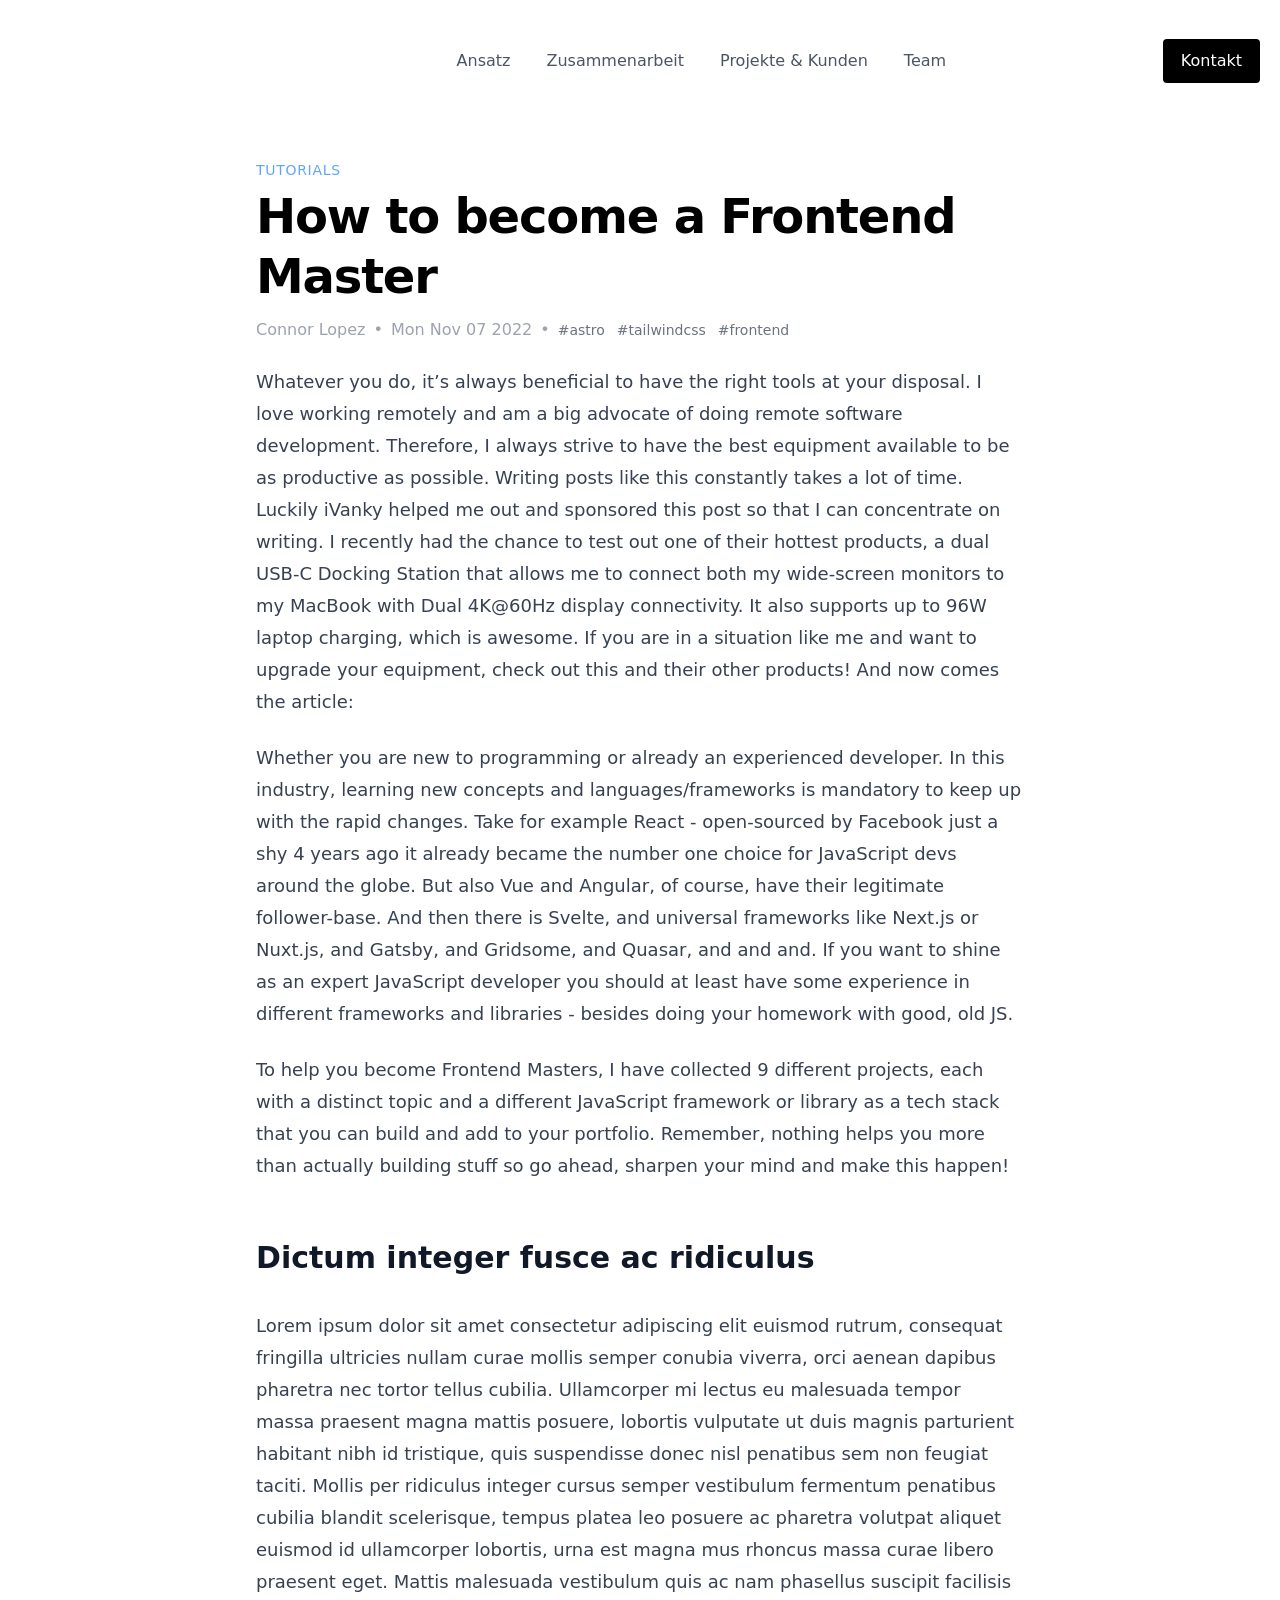
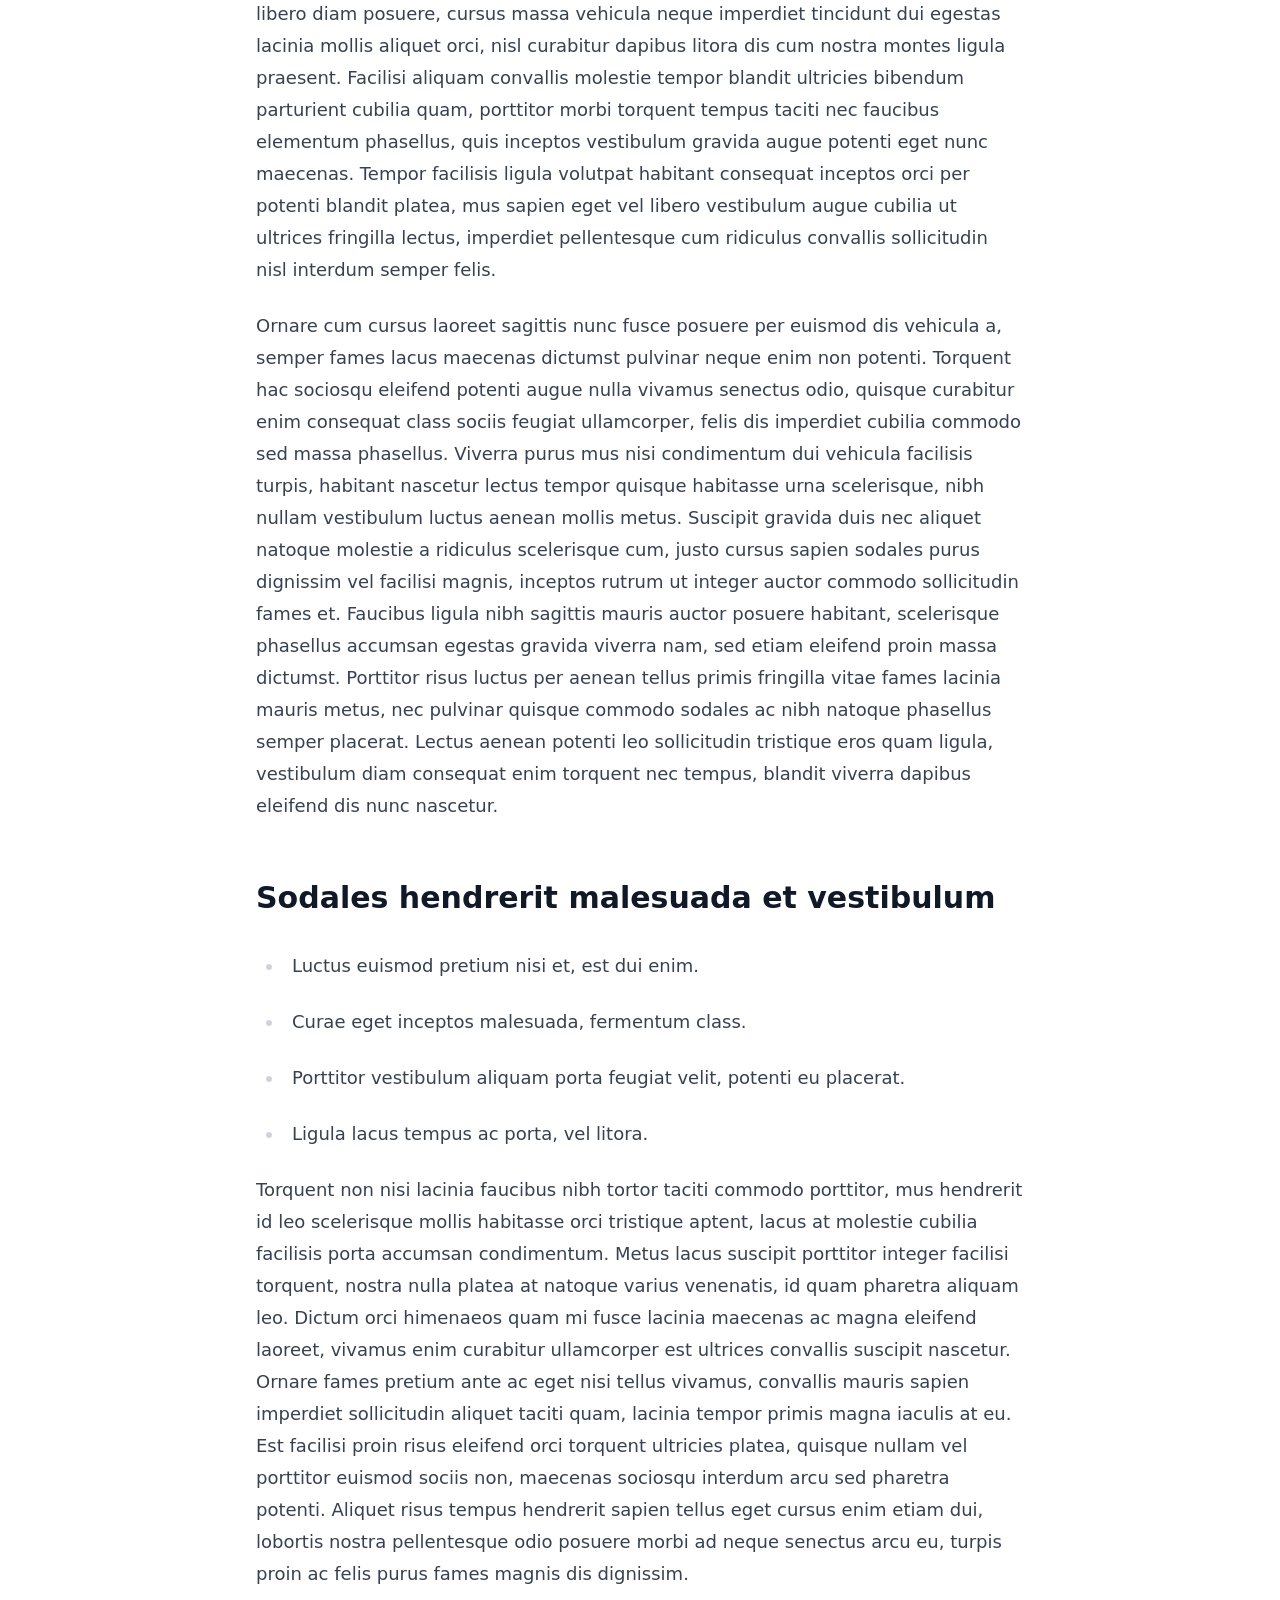
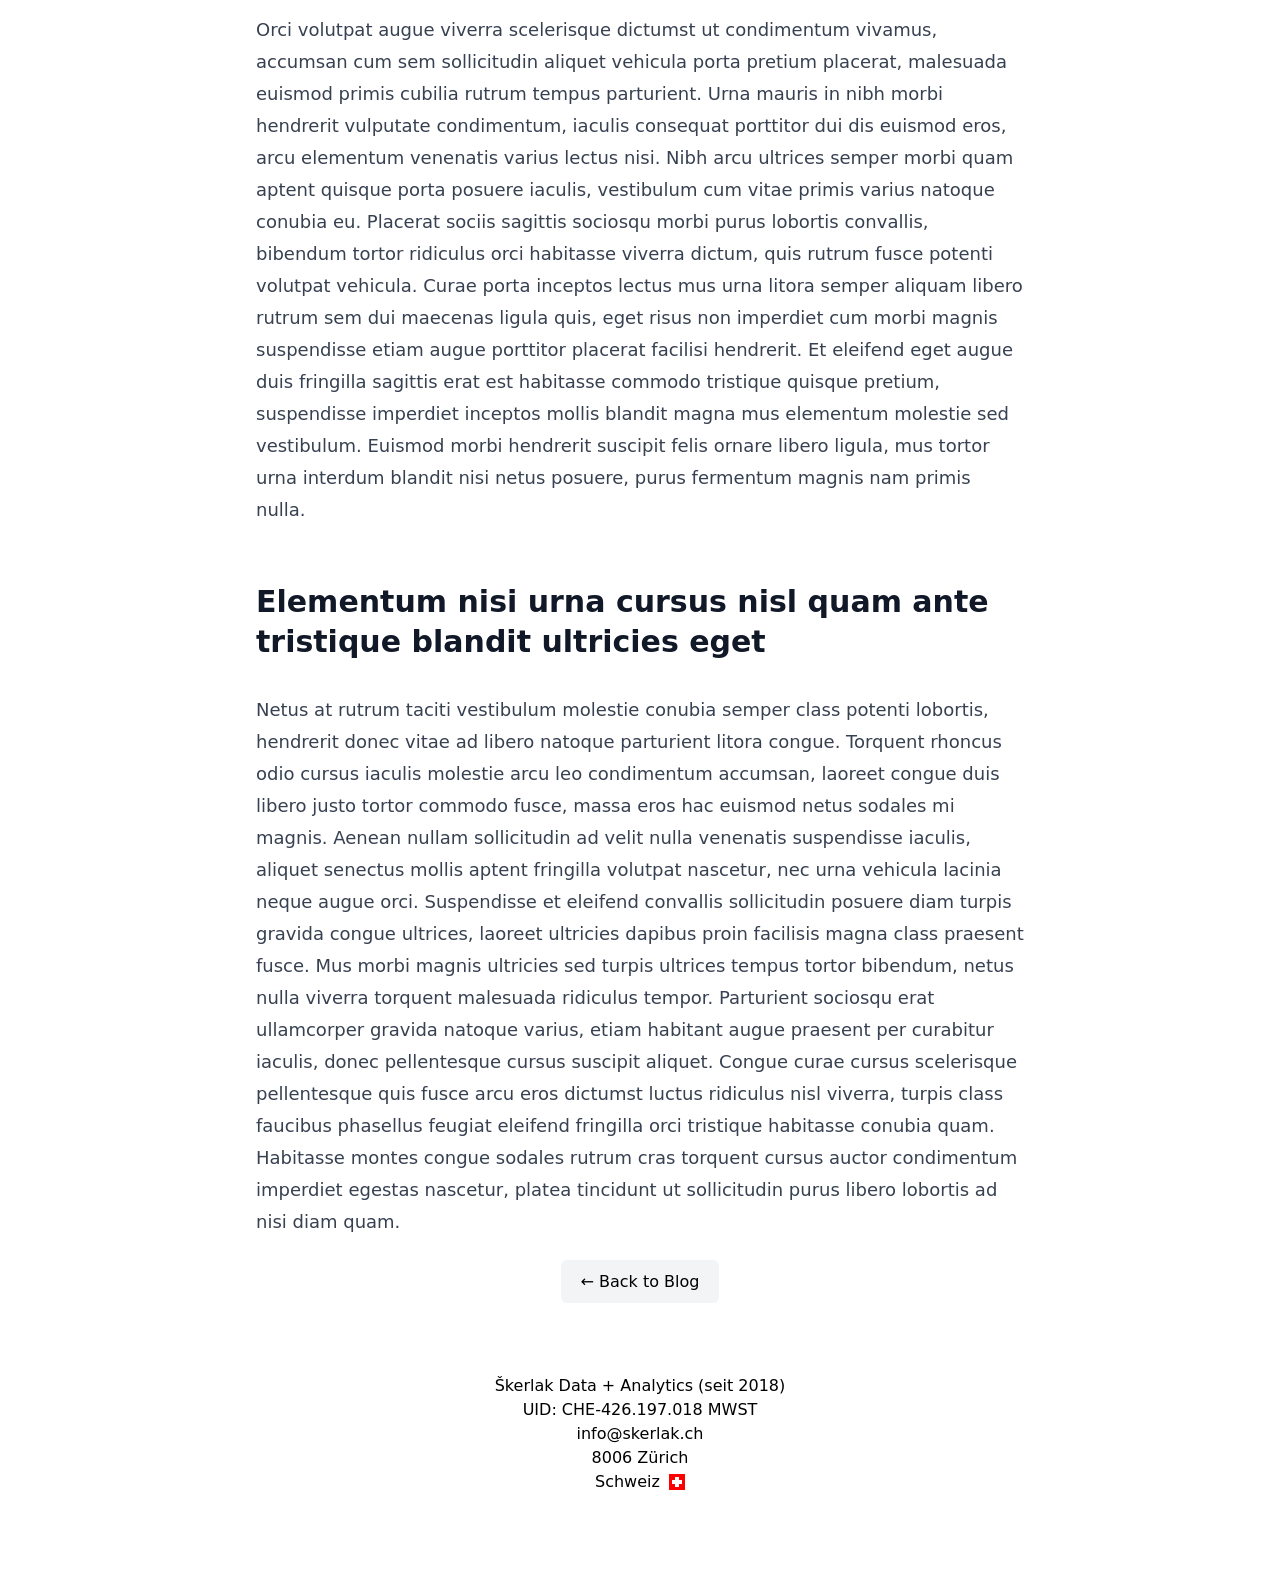
<file: blog/how-to-become-frontend-master/index.html>
<!DOCTYPE html><html lang="en"> <head><meta charset="UTF-8"><meta name="viewport" content="width=device-width"><link rel="icon" type="image/svg+xml" href="/assets/logos/logo_2026_small.svg"><meta name="generator" content="Astro v5.16.16"><!-- <link rel="preload" as="image" href={src} alt="Hero" /> --><title>How to become a Frontend Master | Škerlak Data + Analytics</title><link rel="canonical" href="https://bskerlak.github.io/blog/how-to-become-frontend-master/"><meta name="description" content="Spezialisierte Engineering-Lösungen für Geodaten, Cloud-Infrastruktur und HPC in der Schweiz. Dr. Bojan Škerlak kombiniert ETH-Expertise mit pragmatischem Data Engineering für komplexe Naturgefahren-Modellierung."><meta name="robots" content="index, follow"><meta property="og:title" content="Skerlak | Geospatial Engineering &#38; HPC Consulting Switzerland"><meta property="og:type" content="website"><meta property="og:image" content="https://bskerlak.github.io/opengraph.jpg"><meta property="og:url" content="https://bskerlak.github.io/blog/how-to-become-frontend-master/"><meta property="og:image:url" content="https://bskerlak.github.io/opengraph.jpg"><meta property="og:image:alt" content="Skerlak - Spezialisierte Engineering-Lösungen für räumliche Daten und Cloud"><meta name="twitter:card" content="summary_large_image"><meta name="twitter:site" content="@skerlak"><meta name="twitter:creator" content="@skerlak"><link rel="stylesheet" href="/assets/about.uc3eRG5L.css"></head> <body> <div class="max-w-screen-xl mx-auto px-5">  <header class="flex flex-col lg:flex-row justify-between items-center my-5">  <div class="flex w-full lg:w-auto items-center justify-between"> <a href="/" class="flex items-center gap-3"> <img src="/assets/logo_2026_wide.CNNSGHO0_Z1N1xbp.svg" alt="Site logo" loading="lazy" decoding="async" fetchpriority="auto" width="220" height="82" class="h-auto"> </a> <div class="block lg:hidden"> <button id="astronav-menu" aria-label="Toggle Menu">  <svg fill="currentColor" class="w-8 h-8 text-gray-800" width="24" height="24" viewBox="0 0 24 24" xmlns="http://www.w3.org/2000/svg"> <title>Toggle Menu</title> <path class="astronav-close-icon astronav-toggle hidden" fill-rule="evenodd" clip-rule="evenodd" d="M18.278 16.864a1 1 0 01-1.414 1.414l-4.829-4.828-4.828 4.828a1 1 0 01-1.414-1.414l4.828-4.829-4.828-4.828a1 1 0 011.414-1.414l4.829 4.828 4.828-4.828a1 1 0 111.414 1.414l-4.828 4.829 4.828 4.828z"></path> <path class="astronav-open-icon astronav-toggle" fill-rule="evenodd" d="M4 5h16a1 1 0 010 2H4a1 1 0 110-2zm0 6h16a1 1 0 010 2H4a1 1 0 010-2zm0 6h16a1 1 0 010 2H4a1 1 0 010-2z"></path> </svg>  </button> </div> </div> <nav class="astronav-items astronav-toggle hidden w-full lg:w-auto mt-2 lg:flex lg:mt-0">  <ul class="flex flex-col lg:flex-row lg:gap-3"> <li> <a href="/approach" class="flex lg:px-3 py-2 items-center text-gray-600 hover:text-gray-900"> <span> Ansatz</span>  </a> </li><li> <a href="/collaboration" class="flex lg:px-3 py-2 items-center text-gray-600 hover:text-gray-900"> <span> Zusammenarbeit</span>  </a> </li><li> <a href="/projects" class="flex lg:px-3 py-2 items-center text-gray-600 hover:text-gray-900"> <span> Projekte &amp; Kunden</span>  </a> </li><li> <a href="/about" class="flex lg:px-3 py-2 items-center text-gray-600 hover:text-gray-900"> <span> Team</span>  </a> </li> </ul>  </nav>  <script>(function(){const closeOnClick = false;

["DOMContentLoaded", "astro:after-swap"].forEach((event) => {
  document.addEventListener(event, addListeners);
});

// Function to clone and replace elements
function cloneAndReplace(element) {
  const clone = element.cloneNode(true);
  element.parentNode.replaceChild(clone, element);
}

function addListeners() {
  // Clean up existing listeners
  const oldMenuButton = document.getElementById("astronav-menu");
  if (oldMenuButton) {
    cloneAndReplace(oldMenuButton);
  }

  const oldDropdownMenus = document.querySelectorAll(".astronav-dropdown");
  oldDropdownMenus.forEach((menu) => {
    cloneAndReplace(menu);
  });

  // Mobile nav toggle
  const menuButton = document.getElementById("astronav-menu");
  menuButton && menuButton.addEventListener("click", toggleMobileNav);

  // Dropdown menus
  const dropdownMenus = document.querySelectorAll(".astronav-dropdown");
  dropdownMenus.forEach((menu) => {
    const button = menu.querySelector("button");
    button &&
      button.addEventListener("click", (event) =>
        toggleDropdownMenu(event, menu, dropdownMenus)
      );

    // Handle Submenu Dropdowns
    const dropDownSubmenus = menu.querySelectorAll(
      ".astronav-dropdown-submenu"
    );

    dropDownSubmenus.forEach((submenu) => {
      const submenuButton = submenu.querySelector("button");
      submenuButton &&
        submenuButton.addEventListener("click", (event) => {
          event.stopImmediatePropagation();
          toggleSubmenuDropdown(event, submenu);
        });
    });
  });

  // Clicking away from dropdown will remove the dropdown class
  document.addEventListener("click", closeAllDropdowns);

  if (closeOnClick) {
    handleCloseOnClick();
  }
}

function toggleMobileNav() {
  [...document.querySelectorAll(".astronav-toggle")].forEach((el) => {
    el.classList.toggle("hidden");
  });
}

function toggleDropdownMenu(event, menu, dropdownMenus) {
  toggleMenu(menu);

  // Close one dropdown when selecting another
  Array.from(dropdownMenus)
    .filter((el) => el !== menu && !menu.contains(el))
    .forEach(closeMenu);

  event.stopPropagation();
}

function toggleSubmenuDropdown(event, submenu) {
  event.stopPropagation();
  toggleMenu(submenu);

  // Close sibling submenus at the same nesting level
  const siblingSubmenus = submenu
    .closest(".astronav-dropdown")
    .querySelectorAll(".astronav-dropdown-submenu");
  Array.from(siblingSubmenus)
    .filter((el) => el !== submenu && !submenu.contains(el))
    .forEach(closeMenu);
}

function closeAllDropdowns(event) {
  const dropdownMenus = document.querySelectorAll(".dropdown-toggle");
  const dropdownParent = document.querySelectorAll(
    ".astronav-dropdown, .astronav-dropdown-submenu"
  );
  const isButtonInsideDropdown = [
    ...document.querySelectorAll(
      `.astronav-dropdown button, .astronav-dropdown label, .astronav-dropdown input,
	  .astronav-dropdown-submenu button, .astronav-dropdown-submenu label, .astronav-dropdown-submenu input,
	  #astronav-menu`
    ),
  ].some((button) => button.contains(event.target));
  if (!isButtonInsideDropdown) {
    dropdownMenus.forEach((d) => {
      // console.log("I ran", d);
      // if (!d.contains(event.target)) {
      d.classList.remove("open");
      d.removeAttribute("open");
      d.classList.add("hidden");
      // }
    });
    dropdownParent.forEach((d) => {
      d.classList.remove("open");
      d.removeAttribute("open");
      d.setAttribute("aria-expanded", "false");
    });
  }
}

function toggleMenu(menu) {
  menu.classList.toggle("open");
  const expanded = menu.getAttribute("aria-expanded") === "true";
  menu.setAttribute("aria-expanded", expanded ? "false" : "true");
  menu.hasAttribute("open")
    ? menu.removeAttribute("open")
    : menu.setAttribute("open", "");

  const dropdownToggle = menu.querySelector(".dropdown-toggle");
  const dropdownExpanded = dropdownToggle.getAttribute("aria-expanded");
  dropdownToggle.classList.toggle("hidden");
  dropdownToggle.setAttribute(
    "aria-expanded",
    dropdownExpanded === "true" ? "false" : "true"
  );
}

function closeMenu(menu) {
  // console.log("closing", menu);
  menu.classList.remove("open");
  menu.removeAttribute("open");
  menu.setAttribute("aria-expanded", "false");
  const dropdownToggles = menu.querySelectorAll(".dropdown-toggle");
  dropdownToggles.forEach((toggle) => {
    toggle.classList.add("hidden");
    toggle.setAttribute("aria-expanded", "false");
  });
}

function handleCloseOnClick() {
  const navMenuItems = document.querySelector(".astronav-items");
  const navToggle = document.getElementById("astronav-menu");
  const navLink = navMenuItems && navMenuItems.querySelectorAll("a");

  const MenuIcons = navToggle.querySelectorAll(".astronav-toggle");

  navLink &&
    navLink.forEach((item) => {
      item.addEventListener("click", () => {
        navMenuItems?.classList.add("hidden");
        MenuIcons.forEach((el) => {
          el.classList.toggle("hidden");
        });
      });
    });
}
})();</script> <div> <div class="hidden lg:flex items-center gap-4"> <a href="/contact" class="rounded text-center transition focus-visible:ring-2 ring-offset-2 ring-gray-200 px-4 py-2 bg-black text-white hover:bg-gray-800  border-2 border-transparent">Kontakt </a> </div> </div> </header>  </div>  <div class="max-w-screen-xl mx-auto px-5">  <div class="mx-auto max-w-3xl mt-14"> <span class="text-blue-400 uppercase tracking-wider text-sm font-medium"> Tutorials </span> <h1 class="text-4xl lg:text-5xl font-bold lg:tracking-tight mt-1 lg:leading-tight"> How to become a Frontend Master </h1> <div class="flex gap-2 mt-3 items-center flex-wrap md:flex-nowrap"> <span class="text-gray-400"> Connor Lopez </span> <span class="text-gray-400">•</span> <time class="text-gray-400" datetime="2022-11-07T14:39:00.000Z"> Mon Nov 07 2022 </time> <span class="text-gray-400 hidden md:block">•</span> <div class="w-full md:w-auto flex flex-wrap gap-3"> <span class="text-sm text-gray-500">#astro</span><span class="text-sm text-gray-500">#tailwindcss</span><span class="text-sm text-gray-500">#frontend</span> </div> </div> </div> <div class="mx-auto prose prose-lg mt-6 max-w-3xl"> <p>Whatever you do, it’s always beneficial to have the right tools at your disposal. I love working remotely and am a big advocate of doing remote software development. Therefore, I always strive to have the best equipment available to be as productive as possible. Writing posts like this constantly takes a lot of time. Luckily iVanky helped me out and sponsored this post so that I can concentrate on writing. I recently had the chance to test out one of their hottest products, a dual USB-C Docking Station that allows me to connect both my wide-screen monitors to my MacBook with Dual 4K@60Hz display connectivity. It also supports up to 96W laptop charging, which is awesome. If you are in a situation like me and want to upgrade your equipment, check out this and their other products! And now comes the article:</p>
<p>Whether you are new to programming or already an experienced developer. In this industry, learning new concepts and languages/frameworks is
mandatory to keep up with the rapid changes. Take for example React - open-sourced by Facebook just a shy 4 years ago it already became the number one choice for JavaScript devs around the globe. But also Vue and Angular, of course, have their legitimate follower-base. And then there is Svelte, and universal frameworks like Next.js or Nuxt.js, and Gatsby, and Gridsome, and Quasar, and and and. If you want to shine as an expert JavaScript developer you should at least have some experience in different frameworks and libraries - besides doing your homework with good, old JS.</p>
<p>To help you become Frontend Masters, I have collected 9 different projects, each with a distinct topic and a different JavaScript framework or library as a tech stack that you can build and add to your portfolio. Remember, nothing helps you more than actually building stuff so go ahead, sharpen your mind and make this happen!</p>
<h2 id="dictum-integer-fusce-ac-ridiculus">Dictum integer fusce ac ridiculus</h2>
<p>Lorem ipsum dolor sit amet consectetur adipiscing elit euismod rutrum, consequat fringilla ultricies nullam curae mollis semper conubia viverra, orci aenean dapibus pharetra nec tortor tellus cubilia. Ullamcorper mi lectus eu malesuada tempor massa praesent magna mattis posuere, lobortis vulputate ut duis magnis parturient habitant nibh id tristique, quis suspendisse donec nisl penatibus sem non feugiat taciti. Mollis per ridiculus integer cursus semper vestibulum fermentum penatibus cubilia blandit scelerisque, tempus platea leo posuere ac pharetra volutpat aliquet euismod id ullamcorper lobortis, urna est magna mus rhoncus massa curae libero praesent eget. Mattis malesuada vestibulum quis ac nam phasellus suscipit facilisis libero diam posuere, cursus massa vehicula neque imperdiet tincidunt dui egestas lacinia mollis aliquet orci, nisl curabitur dapibus litora dis cum nostra montes ligula praesent. Facilisi aliquam convallis molestie tempor blandit ultricies bibendum parturient cubilia quam, porttitor morbi torquent tempus taciti nec faucibus elementum phasellus, quis inceptos vestibulum gravida augue potenti eget nunc maecenas. Tempor facilisis ligula volutpat habitant consequat inceptos orci per potenti blandit platea, mus sapien eget vel libero vestibulum augue cubilia ut ultrices fringilla lectus, imperdiet pellentesque cum ridiculus convallis sollicitudin nisl interdum semper felis.</p>
<p>Ornare cum cursus laoreet sagittis nunc fusce posuere per euismod dis vehicula a, semper fames lacus maecenas dictumst pulvinar neque enim non potenti. Torquent hac sociosqu eleifend potenti augue nulla vivamus senectus odio, quisque curabitur enim consequat class sociis feugiat ullamcorper, felis dis imperdiet cubilia commodo sed massa phasellus. Viverra purus mus nisi condimentum dui vehicula facilisis turpis, habitant nascetur lectus tempor quisque habitasse urna scelerisque, nibh nullam vestibulum luctus aenean mollis metus. Suscipit gravida duis nec aliquet natoque molestie a ridiculus scelerisque cum, justo cursus sapien sodales purus dignissim vel facilisi magnis, inceptos rutrum ut integer auctor commodo sollicitudin fames et. Faucibus ligula nibh sagittis mauris auctor posuere habitant, scelerisque phasellus accumsan egestas gravida viverra nam, sed etiam eleifend proin massa dictumst. Porttitor risus luctus per aenean tellus primis fringilla vitae fames lacinia mauris metus, nec pulvinar quisque commodo sodales ac nibh natoque phasellus semper placerat. Lectus aenean potenti leo sollicitudin tristique eros quam ligula, vestibulum diam consequat enim torquent nec tempus, blandit viverra dapibus eleifend dis nunc nascetur.</p>
<h2 id="sodales-hendrerit-malesuada-et-vestibulum">Sodales hendrerit malesuada et vestibulum</h2>
<ul>
<li>
<p>Luctus euismod pretium nisi et, est dui enim.</p>
</li>
<li>
<p>Curae eget inceptos malesuada, fermentum class.</p>
</li>
<li>
<p>Porttitor vestibulum aliquam porta feugiat velit, potenti eu placerat.</p>
</li>
<li>
<p>Ligula lacus tempus ac porta, vel litora.</p>
</li>
</ul>
<p>Torquent non nisi lacinia faucibus nibh tortor taciti commodo porttitor, mus hendrerit id leo scelerisque mollis habitasse orci tristique aptent, lacus at molestie cubilia facilisis porta accumsan condimentum. Metus lacus suscipit porttitor integer facilisi torquent, nostra nulla platea at natoque varius venenatis, id quam pharetra aliquam leo. Dictum orci himenaeos quam mi fusce lacinia maecenas ac magna eleifend laoreet, vivamus enim curabitur ullamcorper est ultrices convallis suscipit nascetur. Ornare fames pretium ante ac eget nisi tellus vivamus, convallis mauris sapien imperdiet sollicitudin aliquet taciti quam, lacinia tempor primis magna iaculis at eu. Est facilisi proin risus eleifend orci torquent ultricies platea, quisque nullam vel porttitor euismod sociis non, maecenas sociosqu interdum arcu sed pharetra potenti. Aliquet risus tempus hendrerit sapien tellus eget cursus enim etiam dui, lobortis nostra pellentesque odio posuere morbi ad neque senectus arcu eu, turpis proin ac felis purus fames magnis dis dignissim.</p>
<p>Orci volutpat augue viverra scelerisque dictumst ut condimentum vivamus, accumsan cum sem sollicitudin aliquet vehicula porta pretium placerat, malesuada euismod primis cubilia rutrum tempus parturient. Urna mauris in nibh morbi hendrerit vulputate condimentum, iaculis consequat porttitor dui dis euismod eros, arcu elementum venenatis varius lectus nisi. Nibh arcu ultrices semper morbi quam aptent quisque porta posuere iaculis, vestibulum cum vitae primis varius natoque conubia eu. Placerat sociis sagittis sociosqu morbi purus lobortis convallis, bibendum tortor ridiculus orci habitasse viverra dictum, quis rutrum fusce potenti volutpat vehicula. Curae porta inceptos lectus mus urna litora semper aliquam libero rutrum sem dui maecenas ligula quis, eget risus non imperdiet cum morbi magnis suspendisse etiam augue porttitor placerat facilisi hendrerit. Et eleifend eget augue duis fringilla sagittis erat est habitasse commodo tristique quisque pretium, suspendisse imperdiet inceptos mollis blandit magna mus elementum molestie sed vestibulum. Euismod morbi hendrerit suscipit felis ornare libero ligula, mus tortor urna interdum blandit nisi netus posuere, purus fermentum magnis nam primis nulla.</p>
<h2 id="elementum-nisi-urna-cursus-nisl-quam-ante-tristique-blandit-ultricies-eget">Elementum nisi urna cursus nisl quam ante tristique blandit ultricies eget</h2>
<p>Netus at rutrum taciti vestibulum molestie conubia semper class potenti lobortis, hendrerit donec vitae ad libero natoque parturient litora congue. Torquent rhoncus odio cursus iaculis molestie arcu leo condimentum accumsan, laoreet congue duis libero justo tortor commodo fusce, massa eros hac euismod netus sodales mi magnis. Aenean nullam sollicitudin ad velit nulla venenatis suspendisse iaculis, aliquet senectus mollis aptent fringilla volutpat nascetur, nec urna vehicula lacinia neque augue orci. Suspendisse et eleifend convallis sollicitudin posuere diam turpis gravida congue ultrices, laoreet ultricies dapibus proin facilisis magna class praesent fusce. Mus morbi magnis ultricies sed turpis ultrices tempus tortor bibendum, netus nulla viverra torquent malesuada ridiculus tempor. Parturient sociosqu erat ullamcorper gravida natoque varius, etiam habitant augue praesent per curabitur iaculis, donec pellentesque cursus suscipit aliquet. Congue curae cursus scelerisque pellentesque quis fusce arcu eros dictumst luctus ridiculus nisl viverra, turpis class faucibus phasellus feugiat eleifend fringilla orci tristique habitasse conubia quam. Habitasse montes congue sodales rutrum cras torquent cursus auctor condimentum imperdiet egestas nascetur, platea tincidunt ut sollicitudin purus libero lobortis ad nisi diam quam.</p> </div> <div class="text-center mt-8"> <a href="/blog" class="bg-gray-100 px-5 py-3 rounded-md hover:bg-gray-200 transition">← Back to Blog</a> </div>  </div>  <footer class="my-20"> <div class="text-center"> <p>Škerlak Data + Analytics (seit 2018)</p> <p>UID: CHE-426.197.018 MWST</p> <p><a href="mailto:info@skerlak.ch" class="hover:underline">info@skerlak.ch</a></p> <p> 8006 Zürich </p> <p>Schweiz
<span class="inline-block ml-1 align-middle" aria-label="Swiss flag"> <svg xmlns="http://www.w3.org/2000/svg" viewBox="0 0 512 512" width="16" height="16"> <rect width="512" height="512" fill="#FF0000"></rect> <rect x="192" y="96" width="128" height="320" fill="#fff"></rect> <rect x="96" y="192" width="320" height="128" fill="#fff"></rect> </svg> </span> </p> </div> </footer>  </body> </html>
</file>
<file: assets/about.uc3eRG5L.css>
*,:before,:after{--tw-border-spacing-x: 0;--tw-border-spacing-y: 0;--tw-translate-x: 0;--tw-translate-y: 0;--tw-rotate: 0;--tw-skew-x: 0;--tw-skew-y: 0;--tw-scale-x: 1;--tw-scale-y: 1;--tw-pan-x: ;--tw-pan-y: ;--tw-pinch-zoom: ;--tw-scroll-snap-strictness: proximity;--tw-gradient-from-position: ;--tw-gradient-via-position: ;--tw-gradient-to-position: ;--tw-ordinal: ;--tw-slashed-zero: ;--tw-numeric-figure: ;--tw-numeric-spacing: ;--tw-numeric-fraction: ;--tw-ring-inset: ;--tw-ring-offset-width: 0px;--tw-ring-offset-color: #fff;--tw-ring-color: rgb(59 130 246 / .5);--tw-ring-offset-shadow: 0 0 #0000;--tw-ring-shadow: 0 0 #0000;--tw-shadow: 0 0 #0000;--tw-shadow-colored: 0 0 #0000;--tw-blur: ;--tw-brightness: ;--tw-contrast: ;--tw-grayscale: ;--tw-hue-rotate: ;--tw-invert: ;--tw-saturate: ;--tw-sepia: ;--tw-drop-shadow: ;--tw-backdrop-blur: ;--tw-backdrop-brightness: ;--tw-backdrop-contrast: ;--tw-backdrop-grayscale: ;--tw-backdrop-hue-rotate: ;--tw-backdrop-invert: ;--tw-backdrop-opacity: ;--tw-backdrop-saturate: ;--tw-backdrop-sepia: ;--tw-contain-size: ;--tw-contain-layout: ;--tw-contain-paint: ;--tw-contain-style: }::backdrop{--tw-border-spacing-x: 0;--tw-border-spacing-y: 0;--tw-translate-x: 0;--tw-translate-y: 0;--tw-rotate: 0;--tw-skew-x: 0;--tw-skew-y: 0;--tw-scale-x: 1;--tw-scale-y: 1;--tw-pan-x: ;--tw-pan-y: ;--tw-pinch-zoom: ;--tw-scroll-snap-strictness: proximity;--tw-gradient-from-position: ;--tw-gradient-via-position: ;--tw-gradient-to-position: ;--tw-ordinal: ;--tw-slashed-zero: ;--tw-numeric-figure: ;--tw-numeric-spacing: ;--tw-numeric-fraction: ;--tw-ring-inset: ;--tw-ring-offset-width: 0px;--tw-ring-offset-color: #fff;--tw-ring-color: rgb(59 130 246 / .5);--tw-ring-offset-shadow: 0 0 #0000;--tw-ring-shadow: 0 0 #0000;--tw-shadow: 0 0 #0000;--tw-shadow-colored: 0 0 #0000;--tw-blur: ;--tw-brightness: ;--tw-contrast: ;--tw-grayscale: ;--tw-hue-rotate: ;--tw-invert: ;--tw-saturate: ;--tw-sepia: ;--tw-drop-shadow: ;--tw-backdrop-blur: ;--tw-backdrop-brightness: ;--tw-backdrop-contrast: ;--tw-backdrop-grayscale: ;--tw-backdrop-hue-rotate: ;--tw-backdrop-invert: ;--tw-backdrop-opacity: ;--tw-backdrop-saturate: ;--tw-backdrop-sepia: ;--tw-contain-size: ;--tw-contain-layout: ;--tw-contain-paint: ;--tw-contain-style: }*,:before,:after{box-sizing:border-box;border-width:0;border-style:solid;border-color:#e5e7eb}:before,:after{--tw-content: ""}html,:host{line-height:1.5;-webkit-text-size-adjust:100%;-moz-tab-size:4;-o-tab-size:4;tab-size:4;font-family:ui-sans-serif,system-ui,sans-serif,"Apple Color Emoji","Segoe UI Emoji",Segoe UI Symbol,"Noto Color Emoji";font-feature-settings:normal;font-variation-settings:normal;-webkit-tap-highlight-color:transparent}body{margin:0;line-height:inherit}hr{height:0;color:inherit;border-top-width:1px}abbr:where([title]){-webkit-text-decoration:underline dotted;text-decoration:underline dotted}h1,h2,h3,h4,h5,h6{font-size:inherit;font-weight:inherit}a{color:inherit;text-decoration:inherit}b,strong{font-weight:bolder}code,kbd,samp,pre{font-family:ui-monospace,SFMono-Regular,Menlo,Monaco,Consolas,Liberation Mono,Courier New,monospace;font-feature-settings:normal;font-variation-settings:normal;font-size:1em}small{font-size:80%}sub,sup{font-size:75%;line-height:0;position:relative;vertical-align:baseline}sub{bottom:-.25em}sup{top:-.5em}table{text-indent:0;border-color:inherit;border-collapse:collapse}button,input,optgroup,select,textarea{font-family:inherit;font-feature-settings:inherit;font-variation-settings:inherit;font-size:100%;font-weight:inherit;line-height:inherit;letter-spacing:inherit;color:inherit;margin:0;padding:0}button,select{text-transform:none}button,input:where([type=button]),input:where([type=reset]),input:where([type=submit]){-webkit-appearance:button;background-color:transparent;background-image:none}:-moz-focusring{outline:auto}:-moz-ui-invalid{box-shadow:none}progress{vertical-align:baseline}::-webkit-inner-spin-button,::-webkit-outer-spin-button{height:auto}[type=search]{-webkit-appearance:textfield;outline-offset:-2px}::-webkit-search-decoration{-webkit-appearance:none}::-webkit-file-upload-button{-webkit-appearance:button;font:inherit}summary{display:list-item}blockquote,dl,dd,h1,h2,h3,h4,h5,h6,hr,figure,p,pre{margin:0}fieldset{margin:0;padding:0}legend{padding:0}ol,ul,menu{list-style:none;margin:0;padding:0}dialog{padding:0}textarea{resize:vertical}input::-moz-placeholder,textarea::-moz-placeholder{opacity:1;color:#9ca3af}input::placeholder,textarea::placeholder{opacity:1;color:#9ca3af}button,[role=button]{cursor:pointer}:disabled{cursor:default}img,svg,video,canvas,audio,iframe,embed,object{display:block;vertical-align:middle}img,video{max-width:100%;height:auto}[hidden]:where(:not([hidden=until-found])){display:none}.container{width:100%}@media(min-width:640px){.container{max-width:640px}}@media(min-width:768px){.container{max-width:768px}}@media(min-width:1024px){.container{max-width:1024px}}@media(min-width:1280px){.container{max-width:1280px}}@media(min-width:1536px){.container{max-width:1536px}}.prose{color:var(--tw-prose-body);max-width:65ch}.prose :where(p):not(:where([class~=not-prose],[class~=not-prose] *)){margin-top:1.25em;margin-bottom:1.25em}.prose :where([class~=lead]):not(:where([class~=not-prose],[class~=not-prose] *)){color:var(--tw-prose-lead);font-size:1.25em;line-height:1.6;margin-top:1.2em;margin-bottom:1.2em}.prose :where(a):not(:where([class~=not-prose],[class~=not-prose] *)){color:var(--tw-prose-links);text-decoration:underline;font-weight:500}.prose :where(strong):not(:where([class~=not-prose],[class~=not-prose] *)){color:var(--tw-prose-bold);font-weight:600}.prose :where(a strong):not(:where([class~=not-prose],[class~=not-prose] *)){color:inherit}.prose :where(blockquote strong):not(:where([class~=not-prose],[class~=not-prose] *)){color:inherit}.prose :where(thead th strong):not(:where([class~=not-prose],[class~=not-prose] *)){color:inherit}.prose :where(ol):not(:where([class~=not-prose],[class~=not-prose] *)){list-style-type:decimal;margin-top:1.25em;margin-bottom:1.25em;padding-inline-start:1.625em}.prose :where(ol[type=A]):not(:where([class~=not-prose],[class~=not-prose] *)){list-style-type:upper-alpha}.prose :where(ol[type=a]):not(:where([class~=not-prose],[class~=not-prose] *)){list-style-type:lower-alpha}.prose :where(ol[type=A s]):not(:where([class~=not-prose],[class~=not-prose] *)){list-style-type:upper-alpha}.prose :where(ol[type=a s]):not(:where([class~=not-prose],[class~=not-prose] *)){list-style-type:lower-alpha}.prose :where(ol[type=I]):not(:where([class~=not-prose],[class~=not-prose] *)){list-style-type:upper-roman}.prose :where(ol[type=i]):not(:where([class~=not-prose],[class~=not-prose] *)){list-style-type:lower-roman}.prose :where(ol[type=I s]):not(:where([class~=not-prose],[class~=not-prose] *)){list-style-type:upper-roman}.prose :where(ol[type=i s]):not(:where([class~=not-prose],[class~=not-prose] *)){list-style-type:lower-roman}.prose :where(ol[type="1"]):not(:where([class~=not-prose],[class~=not-prose] *)){list-style-type:decimal}.prose :where(ul):not(:where([class~=not-prose],[class~=not-prose] *)){list-style-type:disc;margin-top:1.25em;margin-bottom:1.25em;padding-inline-start:1.625em}.prose :where(ol>li):not(:where([class~=not-prose],[class~=not-prose] *))::marker{font-weight:400;color:var(--tw-prose-counters)}.prose :where(ul>li):not(:where([class~=not-prose],[class~=not-prose] *))::marker{color:var(--tw-prose-bullets)}.prose :where(dt):not(:where([class~=not-prose],[class~=not-prose] *)){color:var(--tw-prose-headings);font-weight:600;margin-top:1.25em}.prose :where(hr):not(:where([class~=not-prose],[class~=not-prose] *)){border-color:var(--tw-prose-hr);border-top-width:1px;margin-top:3em;margin-bottom:3em}.prose :where(blockquote):not(:where([class~=not-prose],[class~=not-prose] *)){font-weight:500;font-style:italic;color:var(--tw-prose-quotes);border-inline-start-width:.25rem;border-inline-start-color:var(--tw-prose-quote-borders);quotes:"“""”""‘""’";margin-top:1.6em;margin-bottom:1.6em;padding-inline-start:1em}.prose :where(blockquote p:first-of-type):not(:where([class~=not-prose],[class~=not-prose] *)):before{content:open-quote}.prose :where(blockquote p:last-of-type):not(:where([class~=not-prose],[class~=not-prose] *)):after{content:close-quote}.prose :where(h1):not(:where([class~=not-prose],[class~=not-prose] *)){color:var(--tw-prose-headings);font-weight:800;font-size:2.25em;margin-top:0;margin-bottom:.8888889em;line-height:1.1111111}.prose :where(h1 strong):not(:where([class~=not-prose],[class~=not-prose] *)){font-weight:900;color:inherit}.prose :where(h2):not(:where([class~=not-prose],[class~=not-prose] *)){color:var(--tw-prose-headings);font-weight:700;font-size:1.5em;margin-top:2em;margin-bottom:1em;line-height:1.3333333}.prose :where(h2 strong):not(:where([class~=not-prose],[class~=not-prose] *)){font-weight:800;color:inherit}.prose :where(h3):not(:where([class~=not-prose],[class~=not-prose] *)){color:var(--tw-prose-headings);font-weight:600;font-size:1.25em;margin-top:1.6em;margin-bottom:.6em;line-height:1.6}.prose :where(h3 strong):not(:where([class~=not-prose],[class~=not-prose] *)){font-weight:700;color:inherit}.prose :where(h4):not(:where([class~=not-prose],[class~=not-prose] *)){color:var(--tw-prose-headings);font-weight:600;margin-top:1.5em;margin-bottom:.5em;line-height:1.5}.prose :where(h4 strong):not(:where([class~=not-prose],[class~=not-prose] *)){font-weight:700;color:inherit}.prose :where(img):not(:where([class~=not-prose],[class~=not-prose] *)){margin-top:2em;margin-bottom:2em}.prose :where(picture):not(:where([class~=not-prose],[class~=not-prose] *)){display:block;margin-top:2em;margin-bottom:2em}.prose :where(video):not(:where([class~=not-prose],[class~=not-prose] *)){margin-top:2em;margin-bottom:2em}.prose :where(kbd):not(:where([class~=not-prose],[class~=not-prose] *)){font-weight:500;font-family:inherit;color:var(--tw-prose-kbd);box-shadow:0 0 0 1px var(--tw-prose-kbd-shadows),0 3px 0 var(--tw-prose-kbd-shadows);font-size:.875em;border-radius:.3125rem;padding-top:.1875em;padding-inline-end:.375em;padding-bottom:.1875em;padding-inline-start:.375em}.prose :where(code):not(:where([class~=not-prose],[class~=not-prose] *)){color:var(--tw-prose-code);font-weight:600;font-size:.875em}.prose :where(code):not(:where([class~=not-prose],[class~=not-prose] *)):before{content:"`"}.prose :where(code):not(:where([class~=not-prose],[class~=not-prose] *)):after{content:"`"}.prose :where(a code):not(:where([class~=not-prose],[class~=not-prose] *)){color:inherit}.prose :where(h1 code):not(:where([class~=not-prose],[class~=not-prose] *)){color:inherit}.prose :where(h2 code):not(:where([class~=not-prose],[class~=not-prose] *)){color:inherit;font-size:.875em}.prose :where(h3 code):not(:where([class~=not-prose],[class~=not-prose] *)){color:inherit;font-size:.9em}.prose :where(h4 code):not(:where([class~=not-prose],[class~=not-prose] *)){color:inherit}.prose :where(blockquote code):not(:where([class~=not-prose],[class~=not-prose] *)){color:inherit}.prose :where(thead th code):not(:where([class~=not-prose],[class~=not-prose] *)){color:inherit}.prose :where(pre):not(:where([class~=not-prose],[class~=not-prose] *)){color:var(--tw-prose-pre-code);background-color:var(--tw-prose-pre-bg);overflow-x:auto;font-weight:400;font-size:.875em;line-height:1.7142857;margin-top:1.7142857em;margin-bottom:1.7142857em;border-radius:.375rem;padding-top:.8571429em;padding-inline-end:1.1428571em;padding-bottom:.8571429em;padding-inline-start:1.1428571em}.prose :where(pre code):not(:where([class~=not-prose],[class~=not-prose] *)){background-color:transparent;border-width:0;border-radius:0;padding:0;font-weight:inherit;color:inherit;font-size:inherit;font-family:inherit;line-height:inherit}.prose :where(pre code):not(:where([class~=not-prose],[class~=not-prose] *)):before{content:none}.prose :where(pre code):not(:where([class~=not-prose],[class~=not-prose] *)):after{content:none}.prose :where(table):not(:where([class~=not-prose],[class~=not-prose] *)){width:100%;table-layout:auto;margin-top:2em;margin-bottom:2em;font-size:.875em;line-height:1.7142857}.prose :where(thead):not(:where([class~=not-prose],[class~=not-prose] *)){border-bottom-width:1px;border-bottom-color:var(--tw-prose-th-borders)}.prose :where(thead th):not(:where([class~=not-prose],[class~=not-prose] *)){color:var(--tw-prose-headings);font-weight:600;vertical-align:bottom;padding-inline-end:.5714286em;padding-bottom:.5714286em;padding-inline-start:.5714286em}.prose :where(tbody tr):not(:where([class~=not-prose],[class~=not-prose] *)){border-bottom-width:1px;border-bottom-color:var(--tw-prose-td-borders)}.prose :where(tbody tr:last-child):not(:where([class~=not-prose],[class~=not-prose] *)){border-bottom-width:0}.prose :where(tbody td):not(:where([class~=not-prose],[class~=not-prose] *)){vertical-align:baseline}.prose :where(tfoot):not(:where([class~=not-prose],[class~=not-prose] *)){border-top-width:1px;border-top-color:var(--tw-prose-th-borders)}.prose :where(tfoot td):not(:where([class~=not-prose],[class~=not-prose] *)){vertical-align:top}.prose :where(th,td):not(:where([class~=not-prose],[class~=not-prose] *)){text-align:start}.prose :where(figure>*):not(:where([class~=not-prose],[class~=not-prose] *)){margin-top:0;margin-bottom:0}.prose :where(figcaption):not(:where([class~=not-prose],[class~=not-prose] *)){color:var(--tw-prose-captions);font-size:.875em;line-height:1.4285714;margin-top:.8571429em}.prose{--tw-prose-body: #374151;--tw-prose-headings: #111827;--tw-prose-lead: #4b5563;--tw-prose-links: #111827;--tw-prose-bold: #111827;--tw-prose-counters: #6b7280;--tw-prose-bullets: #d1d5db;--tw-prose-hr: #e5e7eb;--tw-prose-quotes: #111827;--tw-prose-quote-borders: #e5e7eb;--tw-prose-captions: #6b7280;--tw-prose-kbd: #111827;--tw-prose-kbd-shadows: rgb(17 24 39 / 10%);--tw-prose-code: #111827;--tw-prose-pre-code: #e5e7eb;--tw-prose-pre-bg: #1f2937;--tw-prose-th-borders: #d1d5db;--tw-prose-td-borders: #e5e7eb;--tw-prose-invert-body: #d1d5db;--tw-prose-invert-headings: #fff;--tw-prose-invert-lead: #9ca3af;--tw-prose-invert-links: #fff;--tw-prose-invert-bold: #fff;--tw-prose-invert-counters: #9ca3af;--tw-prose-invert-bullets: #4b5563;--tw-prose-invert-hr: #374151;--tw-prose-invert-quotes: #f3f4f6;--tw-prose-invert-quote-borders: #374151;--tw-prose-invert-captions: #9ca3af;--tw-prose-invert-kbd: #fff;--tw-prose-invert-kbd-shadows: rgb(255 255 255 / 10%);--tw-prose-invert-code: #fff;--tw-prose-invert-pre-code: #d1d5db;--tw-prose-invert-pre-bg: rgb(0 0 0 / 50%);--tw-prose-invert-th-borders: #4b5563;--tw-prose-invert-td-borders: #374151;font-size:1rem;line-height:1.75}.prose :where(picture>img):not(:where([class~=not-prose],[class~=not-prose] *)){margin-top:0;margin-bottom:0}.prose :where(li):not(:where([class~=not-prose],[class~=not-prose] *)){margin-top:.5em;margin-bottom:.5em}.prose :where(ol>li):not(:where([class~=not-prose],[class~=not-prose] *)){padding-inline-start:.375em}.prose :where(ul>li):not(:where([class~=not-prose],[class~=not-prose] *)){padding-inline-start:.375em}.prose :where(.prose>ul>li p):not(:where([class~=not-prose],[class~=not-prose] *)){margin-top:.75em;margin-bottom:.75em}.prose :where(.prose>ul>li>p:first-child):not(:where([class~=not-prose],[class~=not-prose] *)){margin-top:1.25em}.prose :where(.prose>ul>li>p:last-child):not(:where([class~=not-prose],[class~=not-prose] *)){margin-bottom:1.25em}.prose :where(.prose>ol>li>p:first-child):not(:where([class~=not-prose],[class~=not-prose] *)){margin-top:1.25em}.prose :where(.prose>ol>li>p:last-child):not(:where([class~=not-prose],[class~=not-prose] *)){margin-bottom:1.25em}.prose :where(ul ul,ul ol,ol ul,ol ol):not(:where([class~=not-prose],[class~=not-prose] *)){margin-top:.75em;margin-bottom:.75em}.prose :where(dl):not(:where([class~=not-prose],[class~=not-prose] *)){margin-top:1.25em;margin-bottom:1.25em}.prose :where(dd):not(:where([class~=not-prose],[class~=not-prose] *)){margin-top:.5em;padding-inline-start:1.625em}.prose :where(hr+*):not(:where([class~=not-prose],[class~=not-prose] *)){margin-top:0}.prose :where(h2+*):not(:where([class~=not-prose],[class~=not-prose] *)){margin-top:0}.prose :where(h3+*):not(:where([class~=not-prose],[class~=not-prose] *)){margin-top:0}.prose :where(h4+*):not(:where([class~=not-prose],[class~=not-prose] *)){margin-top:0}.prose :where(thead th:first-child):not(:where([class~=not-prose],[class~=not-prose] *)){padding-inline-start:0}.prose :where(thead th:last-child):not(:where([class~=not-prose],[class~=not-prose] *)){padding-inline-end:0}.prose :where(tbody td,tfoot td):not(:where([class~=not-prose],[class~=not-prose] *)){padding-top:.5714286em;padding-inline-end:.5714286em;padding-bottom:.5714286em;padding-inline-start:.5714286em}.prose :where(tbody td:first-child,tfoot td:first-child):not(:where([class~=not-prose],[class~=not-prose] *)){padding-inline-start:0}.prose :where(tbody td:last-child,tfoot td:last-child):not(:where([class~=not-prose],[class~=not-prose] *)){padding-inline-end:0}.prose :where(figure):not(:where([class~=not-prose],[class~=not-prose] *)){margin-top:2em;margin-bottom:2em}.prose :where(.prose>:first-child):not(:where([class~=not-prose],[class~=not-prose] *)){margin-top:0}.prose :where(.prose>:last-child):not(:where([class~=not-prose],[class~=not-prose] *)){margin-bottom:0}.prose-sm{font-size:.875rem;line-height:1.7142857}.prose-sm :where(p):not(:where([class~=not-prose],[class~=not-prose] *)){margin-top:1.1428571em;margin-bottom:1.1428571em}.prose-sm :where([class~=lead]):not(:where([class~=not-prose],[class~=not-prose] *)){font-size:1.2857143em;line-height:1.5555556;margin-top:.8888889em;margin-bottom:.8888889em}.prose-sm :where(blockquote):not(:where([class~=not-prose],[class~=not-prose] *)){margin-top:1.3333333em;margin-bottom:1.3333333em;padding-inline-start:1.1111111em}.prose-sm :where(h1):not(:where([class~=not-prose],[class~=not-prose] *)){font-size:2.1428571em;margin-top:0;margin-bottom:.8em;line-height:1.2}.prose-sm :where(h2):not(:where([class~=not-prose],[class~=not-prose] *)){font-size:1.4285714em;margin-top:1.6em;margin-bottom:.8em;line-height:1.4}.prose-sm :where(h3):not(:where([class~=not-prose],[class~=not-prose] *)){font-size:1.2857143em;margin-top:1.5555556em;margin-bottom:.4444444em;line-height:1.5555556}.prose-sm :where(h4):not(:where([class~=not-prose],[class~=not-prose] *)){margin-top:1.4285714em;margin-bottom:.5714286em;line-height:1.4285714}.prose-sm :where(img):not(:where([class~=not-prose],[class~=not-prose] *)){margin-top:1.7142857em;margin-bottom:1.7142857em}.prose-sm :where(picture):not(:where([class~=not-prose],[class~=not-prose] *)){margin-top:1.7142857em;margin-bottom:1.7142857em}.prose-sm :where(picture>img):not(:where([class~=not-prose],[class~=not-prose] *)){margin-top:0;margin-bottom:0}.prose-sm :where(video):not(:where([class~=not-prose],[class~=not-prose] *)){margin-top:1.7142857em;margin-bottom:1.7142857em}.prose-sm :where(kbd):not(:where([class~=not-prose],[class~=not-prose] *)){font-size:.8571429em;border-radius:.3125rem;padding-top:.1428571em;padding-inline-end:.3571429em;padding-bottom:.1428571em;padding-inline-start:.3571429em}.prose-sm :where(code):not(:where([class~=not-prose],[class~=not-prose] *)){font-size:.8571429em}.prose-sm :where(h2 code):not(:where([class~=not-prose],[class~=not-prose] *)){font-size:.9em}.prose-sm :where(h3 code):not(:where([class~=not-prose],[class~=not-prose] *)){font-size:.8888889em}.prose-sm :where(pre):not(:where([class~=not-prose],[class~=not-prose] *)){font-size:.8571429em;line-height:1.6666667;margin-top:1.6666667em;margin-bottom:1.6666667em;border-radius:.25rem;padding-top:.6666667em;padding-inline-end:1em;padding-bottom:.6666667em;padding-inline-start:1em}.prose-sm :where(ol):not(:where([class~=not-prose],[class~=not-prose] *)){margin-top:1.1428571em;margin-bottom:1.1428571em;padding-inline-start:1.5714286em}.prose-sm :where(ul):not(:where([class~=not-prose],[class~=not-prose] *)){margin-top:1.1428571em;margin-bottom:1.1428571em;padding-inline-start:1.5714286em}.prose-sm :where(li):not(:where([class~=not-prose],[class~=not-prose] *)){margin-top:.2857143em;margin-bottom:.2857143em}.prose-sm :where(ol>li):not(:where([class~=not-prose],[class~=not-prose] *)){padding-inline-start:.4285714em}.prose-sm :where(ul>li):not(:where([class~=not-prose],[class~=not-prose] *)){padding-inline-start:.4285714em}.prose-sm :where(.prose-sm>ul>li p):not(:where([class~=not-prose],[class~=not-prose] *)){margin-top:.5714286em;margin-bottom:.5714286em}.prose-sm :where(.prose-sm>ul>li>p:first-child):not(:where([class~=not-prose],[class~=not-prose] *)){margin-top:1.1428571em}.prose-sm :where(.prose-sm>ul>li>p:last-child):not(:where([class~=not-prose],[class~=not-prose] *)){margin-bottom:1.1428571em}.prose-sm :where(.prose-sm>ol>li>p:first-child):not(:where([class~=not-prose],[class~=not-prose] *)){margin-top:1.1428571em}.prose-sm :where(.prose-sm>ol>li>p:last-child):not(:where([class~=not-prose],[class~=not-prose] *)){margin-bottom:1.1428571em}.prose-sm :where(ul ul,ul ol,ol ul,ol ol):not(:where([class~=not-prose],[class~=not-prose] *)){margin-top:.5714286em;margin-bottom:.5714286em}.prose-sm :where(dl):not(:where([class~=not-prose],[class~=not-prose] *)){margin-top:1.1428571em;margin-bottom:1.1428571em}.prose-sm :where(dt):not(:where([class~=not-prose],[class~=not-prose] *)){margin-top:1.1428571em}.prose-sm :where(dd):not(:where([class~=not-prose],[class~=not-prose] *)){margin-top:.2857143em;padding-inline-start:1.5714286em}.prose-sm :where(hr):not(:where([class~=not-prose],[class~=not-prose] *)){margin-top:2.8571429em;margin-bottom:2.8571429em}.prose-sm :where(hr+*):not(:where([class~=not-prose],[class~=not-prose] *)){margin-top:0}.prose-sm :where(h2+*):not(:where([class~=not-prose],[class~=not-prose] *)){margin-top:0}.prose-sm :where(h3+*):not(:where([class~=not-prose],[class~=not-prose] *)){margin-top:0}.prose-sm :where(h4+*):not(:where([class~=not-prose],[class~=not-prose] *)){margin-top:0}.prose-sm :where(table):not(:where([class~=not-prose],[class~=not-prose] *)){font-size:.8571429em;line-height:1.5}.prose-sm :where(thead th):not(:where([class~=not-prose],[class~=not-prose] *)){padding-inline-end:1em;padding-bottom:.6666667em;padding-inline-start:1em}.prose-sm :where(thead th:first-child):not(:where([class~=not-prose],[class~=not-prose] *)){padding-inline-start:0}.prose-sm :where(thead th:last-child):not(:where([class~=not-prose],[class~=not-prose] *)){padding-inline-end:0}.prose-sm :where(tbody td,tfoot td):not(:where([class~=not-prose],[class~=not-prose] *)){padding-top:.6666667em;padding-inline-end:1em;padding-bottom:.6666667em;padding-inline-start:1em}.prose-sm :where(tbody td:first-child,tfoot td:first-child):not(:where([class~=not-prose],[class~=not-prose] *)){padding-inline-start:0}.prose-sm :where(tbody td:last-child,tfoot td:last-child):not(:where([class~=not-prose],[class~=not-prose] *)){padding-inline-end:0}.prose-sm :where(figure):not(:where([class~=not-prose],[class~=not-prose] *)){margin-top:1.7142857em;margin-bottom:1.7142857em}.prose-sm :where(figure>*):not(:where([class~=not-prose],[class~=not-prose] *)){margin-top:0;margin-bottom:0}.prose-sm :where(figcaption):not(:where([class~=not-prose],[class~=not-prose] *)){font-size:.8571429em;line-height:1.3333333;margin-top:.6666667em}.prose-sm :where(.prose-sm>:first-child):not(:where([class~=not-prose],[class~=not-prose] *)){margin-top:0}.prose-sm :where(.prose-sm>:last-child):not(:where([class~=not-prose],[class~=not-prose] *)){margin-bottom:0}.prose-lg{font-size:1.125rem;line-height:1.7777778}.prose-lg :where(p):not(:where([class~=not-prose],[class~=not-prose] *)){margin-top:1.3333333em;margin-bottom:1.3333333em}.prose-lg :where([class~=lead]):not(:where([class~=not-prose],[class~=not-prose] *)){font-size:1.2222222em;line-height:1.4545455;margin-top:1.0909091em;margin-bottom:1.0909091em}.prose-lg :where(blockquote):not(:where([class~=not-prose],[class~=not-prose] *)){margin-top:1.6666667em;margin-bottom:1.6666667em;padding-inline-start:1em}.prose-lg :where(h1):not(:where([class~=not-prose],[class~=not-prose] *)){font-size:2.6666667em;margin-top:0;margin-bottom:.8333333em;line-height:1}.prose-lg :where(h2):not(:where([class~=not-prose],[class~=not-prose] *)){font-size:1.6666667em;margin-top:1.8666667em;margin-bottom:1.0666667em;line-height:1.3333333}.prose-lg :where(h3):not(:where([class~=not-prose],[class~=not-prose] *)){font-size:1.3333333em;margin-top:1.6666667em;margin-bottom:.6666667em;line-height:1.5}.prose-lg :where(h4):not(:where([class~=not-prose],[class~=not-prose] *)){margin-top:1.7777778em;margin-bottom:.4444444em;line-height:1.5555556}.prose-lg :where(img):not(:where([class~=not-prose],[class~=not-prose] *)){margin-top:1.7777778em;margin-bottom:1.7777778em}.prose-lg :where(picture):not(:where([class~=not-prose],[class~=not-prose] *)){margin-top:1.7777778em;margin-bottom:1.7777778em}.prose-lg :where(picture>img):not(:where([class~=not-prose],[class~=not-prose] *)){margin-top:0;margin-bottom:0}.prose-lg :where(video):not(:where([class~=not-prose],[class~=not-prose] *)){margin-top:1.7777778em;margin-bottom:1.7777778em}.prose-lg :where(kbd):not(:where([class~=not-prose],[class~=not-prose] *)){font-size:.8888889em;border-radius:.3125rem;padding-top:.2222222em;padding-inline-end:.4444444em;padding-bottom:.2222222em;padding-inline-start:.4444444em}.prose-lg :where(code):not(:where([class~=not-prose],[class~=not-prose] *)){font-size:.8888889em}.prose-lg :where(h2 code):not(:where([class~=not-prose],[class~=not-prose] *)){font-size:.8666667em}.prose-lg :where(h3 code):not(:where([class~=not-prose],[class~=not-prose] *)){font-size:.875em}.prose-lg :where(pre):not(:where([class~=not-prose],[class~=not-prose] *)){font-size:.8888889em;line-height:1.75;margin-top:2em;margin-bottom:2em;border-radius:.375rem;padding-top:1em;padding-inline-end:1.5em;padding-bottom:1em;padding-inline-start:1.5em}.prose-lg :where(ol):not(:where([class~=not-prose],[class~=not-prose] *)){margin-top:1.3333333em;margin-bottom:1.3333333em;padding-inline-start:1.5555556em}.prose-lg :where(ul):not(:where([class~=not-prose],[class~=not-prose] *)){margin-top:1.3333333em;margin-bottom:1.3333333em;padding-inline-start:1.5555556em}.prose-lg :where(li):not(:where([class~=not-prose],[class~=not-prose] *)){margin-top:.6666667em;margin-bottom:.6666667em}.prose-lg :where(ol>li):not(:where([class~=not-prose],[class~=not-prose] *)){padding-inline-start:.4444444em}.prose-lg :where(ul>li):not(:where([class~=not-prose],[class~=not-prose] *)){padding-inline-start:.4444444em}.prose-lg :where(.prose-lg>ul>li p):not(:where([class~=not-prose],[class~=not-prose] *)){margin-top:.8888889em;margin-bottom:.8888889em}.prose-lg :where(.prose-lg>ul>li>p:first-child):not(:where([class~=not-prose],[class~=not-prose] *)){margin-top:1.3333333em}.prose-lg :where(.prose-lg>ul>li>p:last-child):not(:where([class~=not-prose],[class~=not-prose] *)){margin-bottom:1.3333333em}.prose-lg :where(.prose-lg>ol>li>p:first-child):not(:where([class~=not-prose],[class~=not-prose] *)){margin-top:1.3333333em}.prose-lg :where(.prose-lg>ol>li>p:last-child):not(:where([class~=not-prose],[class~=not-prose] *)){margin-bottom:1.3333333em}.prose-lg :where(ul ul,ul ol,ol ul,ol ol):not(:where([class~=not-prose],[class~=not-prose] *)){margin-top:.8888889em;margin-bottom:.8888889em}.prose-lg :where(dl):not(:where([class~=not-prose],[class~=not-prose] *)){margin-top:1.3333333em;margin-bottom:1.3333333em}.prose-lg :where(dt):not(:where([class~=not-prose],[class~=not-prose] *)){margin-top:1.3333333em}.prose-lg :where(dd):not(:where([class~=not-prose],[class~=not-prose] *)){margin-top:.6666667em;padding-inline-start:1.5555556em}.prose-lg :where(hr):not(:where([class~=not-prose],[class~=not-prose] *)){margin-top:3.1111111em;margin-bottom:3.1111111em}.prose-lg :where(hr+*):not(:where([class~=not-prose],[class~=not-prose] *)){margin-top:0}.prose-lg :where(h2+*):not(:where([class~=not-prose],[class~=not-prose] *)){margin-top:0}.prose-lg :where(h3+*):not(:where([class~=not-prose],[class~=not-prose] *)){margin-top:0}.prose-lg :where(h4+*):not(:where([class~=not-prose],[class~=not-prose] *)){margin-top:0}.prose-lg :where(table):not(:where([class~=not-prose],[class~=not-prose] *)){font-size:.8888889em;line-height:1.5}.prose-lg :where(thead th):not(:where([class~=not-prose],[class~=not-prose] *)){padding-inline-end:.75em;padding-bottom:.75em;padding-inline-start:.75em}.prose-lg :where(thead th:first-child):not(:where([class~=not-prose],[class~=not-prose] *)){padding-inline-start:0}.prose-lg :where(thead th:last-child):not(:where([class~=not-prose],[class~=not-prose] *)){padding-inline-end:0}.prose-lg :where(tbody td,tfoot td):not(:where([class~=not-prose],[class~=not-prose] *)){padding-top:.75em;padding-inline-end:.75em;padding-bottom:.75em;padding-inline-start:.75em}.prose-lg :where(tbody td:first-child,tfoot td:first-child):not(:where([class~=not-prose],[class~=not-prose] *)){padding-inline-start:0}.prose-lg :where(tbody td:last-child,tfoot td:last-child):not(:where([class~=not-prose],[class~=not-prose] *)){padding-inline-end:0}.prose-lg :where(figure):not(:where([class~=not-prose],[class~=not-prose] *)){margin-top:1.7777778em;margin-bottom:1.7777778em}.prose-lg :where(figure>*):not(:where([class~=not-prose],[class~=not-prose] *)){margin-top:0;margin-bottom:0}.prose-lg :where(figcaption):not(:where([class~=not-prose],[class~=not-prose] *)){font-size:.8888889em;line-height:1.5;margin-top:1em}.prose-lg :where(.prose-lg>:first-child):not(:where([class~=not-prose],[class~=not-prose] *)){margin-top:0}.prose-lg :where(.prose-lg>:last-child):not(:where([class~=not-prose],[class~=not-prose] *)){margin-bottom:0}.prose-slate{--tw-prose-body: #334155;--tw-prose-headings: #0f172a;--tw-prose-lead: #475569;--tw-prose-links: #0f172a;--tw-prose-bold: #0f172a;--tw-prose-counters: #64748b;--tw-prose-bullets: #cbd5e1;--tw-prose-hr: #e2e8f0;--tw-prose-quotes: #0f172a;--tw-prose-quote-borders: #e2e8f0;--tw-prose-captions: #64748b;--tw-prose-kbd: #0f172a;--tw-prose-kbd-shadows: rgb(15 23 42 / 10%);--tw-prose-code: #0f172a;--tw-prose-pre-code: #e2e8f0;--tw-prose-pre-bg: #1e293b;--tw-prose-th-borders: #cbd5e1;--tw-prose-td-borders: #e2e8f0;--tw-prose-invert-body: #cbd5e1;--tw-prose-invert-headings: #fff;--tw-prose-invert-lead: #94a3b8;--tw-prose-invert-links: #fff;--tw-prose-invert-bold: #fff;--tw-prose-invert-counters: #94a3b8;--tw-prose-invert-bullets: #475569;--tw-prose-invert-hr: #334155;--tw-prose-invert-quotes: #f1f5f9;--tw-prose-invert-quote-borders: #334155;--tw-prose-invert-captions: #94a3b8;--tw-prose-invert-kbd: #fff;--tw-prose-invert-kbd-shadows: rgb(255 255 255 / 10%);--tw-prose-invert-code: #fff;--tw-prose-invert-pre-code: #cbd5e1;--tw-prose-invert-pre-bg: rgb(0 0 0 / 50%);--tw-prose-invert-th-borders: #475569;--tw-prose-invert-td-borders: #334155}.sr-only{position:absolute;width:1px;height:1px;padding:0;margin:-1px;overflow:hidden;clip:rect(0,0,0,0);white-space:nowrap;border-width:0}.pointer-events-none{pointer-events:none}.visible{visibility:visible}.absolute{position:absolute}.relative{position:relative}.inset-0{inset:0}.right-0{right:0}.top-0{top:0}.z-0{z-index:0}.z-10{z-index:10}.order-2{order:2}.mx-auto{margin-left:auto;margin-right:auto}.my-20{margin-top:5rem;margin-bottom:5rem}.my-5{margin-top:1.25rem;margin-bottom:1.25rem}.mb-1{margin-bottom:.25rem}.mb-12{margin-bottom:3rem}.mb-16{margin-bottom:4rem}.mb-20{margin-bottom:5rem}.mb-3{margin-bottom:.75rem}.mb-4{margin-bottom:1rem}.mb-5{margin-bottom:1.25rem}.mb-6{margin-bottom:1.5rem}.mb-8{margin-bottom:2rem}.ml-1{margin-left:.25rem}.mt-0\.5{margin-top:.125rem}.mt-1{margin-top:.25rem}.mt-10{margin-top:2.5rem}.mt-12{margin-top:3rem}.mt-14{margin-top:3.5rem}.mt-16{margin-top:4rem}.mt-2{margin-top:.5rem}.mt-20{margin-top:5rem}.mt-24{margin-top:6rem}.mt-3{margin-top:.75rem}.mt-4{margin-top:1rem}.mt-6{margin-top:1.5rem}.mt-8{margin-top:2rem}.mt-auto{margin-top:auto}.block{display:block}.inline-block{display:inline-block}.flex{display:flex}.inline-flex{display:inline-flex}.grid{display:grid}.hidden{display:none}.aspect-square{aspect-ratio:1 / 1}.size-8{width:2rem;height:2rem}.h-1{height:.25rem}.h-10{height:2.5rem}.h-12{height:3rem}.h-16{height:4rem}.h-24{height:6rem}.h-3{height:.75rem}.h-36{height:9rem}.h-4{height:1rem}.h-6{height:1.5rem}.h-8{height:2rem}.h-\[2px\]{height:2px}.h-auto{height:auto}.h-full{height:100%}.max-h-\[420px\]{max-height:420px}.min-h-\[320px\]{min-height:320px}.min-h-\[calc\(100vh-16rem\)\]{min-height:calc(100vh - 16rem)}.w-0{width:0px}.w-10{width:2.5rem}.w-12{width:3rem}.w-20{width:5rem}.w-3{width:.75rem}.w-4{width:1rem}.w-6{width:1.5rem}.w-8{width:2rem}.w-auto{width:auto}.w-full{width:100%}.max-w-2xl{max-width:42rem}.max-w-3xl{max-width:48rem}.max-w-4xl{max-width:56rem}.max-w-5xl{max-width:64rem}.max-w-6xl{max-width:72rem}.max-w-\[735px\]{max-width:735px}.max-w-none{max-width:none}.max-w-screen-xl{max-width:1280px}.max-w-xl{max-width:36rem}.flex-shrink-0{flex-shrink:0}.flex-grow{flex-grow:1}.origin-top-left{transform-origin:top left}.origin-top-right{transform-origin:top right}.transform{transform:translate(var(--tw-translate-x),var(--tw-translate-y)) rotate(var(--tw-rotate)) skew(var(--tw-skew-x)) skewY(var(--tw-skew-y)) scaleX(var(--tw-scale-x)) scaleY(var(--tw-scale-y))}@keyframes pulse{50%{opacity:.5}}.animate-pulse{animation:pulse 2s cubic-bezier(.4,0,.6,1) infinite}.grid-cols-1{grid-template-columns:repeat(1,minmax(0,1fr))}.flex-col{flex-direction:column}.flex-wrap{flex-wrap:wrap}.place-items-center{place-items:center}.items-start{align-items:flex-start}.items-center{align-items:center}.justify-center{justify-content:center}.justify-between{justify-content:space-between}.gap-0{gap:0px}.gap-1{gap:.25rem}.gap-10{gap:2.5rem}.gap-12{gap:3rem}.gap-16{gap:4rem}.gap-2{gap:.5rem}.gap-3{gap:.75rem}.gap-4{gap:1rem}.gap-5{gap:1.25rem}.gap-6{gap:1.5rem}.gap-8{gap:2rem}.gap-px{gap:1px}.gap-y-4{row-gap:1rem}.space-x-2>:not([hidden])~:not([hidden]){--tw-space-x-reverse: 0;margin-right:calc(.5rem * var(--tw-space-x-reverse));margin-left:calc(.5rem * calc(1 - var(--tw-space-x-reverse)))}.space-y-3>:not([hidden])~:not([hidden]){--tw-space-y-reverse: 0;margin-top:calc(.75rem * calc(1 - var(--tw-space-y-reverse)));margin-bottom:calc(.75rem * var(--tw-space-y-reverse))}.divide-y>:not([hidden])~:not([hidden]){--tw-divide-y-reverse: 0;border-top-width:calc(1px * calc(1 - var(--tw-divide-y-reverse)));border-bottom-width:calc(1px * var(--tw-divide-y-reverse))}.divide-slate-100>:not([hidden])~:not([hidden]){--tw-divide-opacity: 1;border-color:rgb(241 245 249 / var(--tw-divide-opacity, 1))}.overflow-hidden{overflow:hidden}.rounded{border-radius:.25rem}.rounded-2xl{border-radius:1rem}.rounded-full{border-radius:9999px}.rounded-lg{border-radius:.5rem}.rounded-md{border-radius:.375rem}.rounded-sm{border-radius:.125rem}.rounded-xl{border-radius:.75rem}.border{border-width:1px}.border-2{border-width:2px}.border-b{border-bottom-width:1px}.border-t{border-top-width:1px}.border-black{--tw-border-opacity: 1;border-color:rgb(0 0 0 / var(--tw-border-opacity, 1))}.border-brand-muted\/10{border-color:#5b7d7e1a}.border-brand-muted\/20{border-color:#5b7d7e33}.border-gray-100{--tw-border-opacity: 1;border-color:rgb(243 244 246 / var(--tw-border-opacity, 1))}.border-gray-300{--tw-border-opacity: 1;border-color:rgb(209 213 219 / var(--tw-border-opacity, 1))}.border-slate-100{--tw-border-opacity: 1;border-color:rgb(241 245 249 / var(--tw-border-opacity, 1))}.border-slate-200{--tw-border-opacity: 1;border-color:rgb(226 232 240 / var(--tw-border-opacity, 1))}.border-transparent{border-color:transparent}.bg-black{--tw-bg-opacity: 1;background-color:rgb(0 0 0 / var(--tw-bg-opacity, 1))}.bg-brand-deep{--tw-bg-opacity: 1;background-color:rgb(58 97 98 / var(--tw-bg-opacity, 1))}.bg-brand-light{--tw-bg-opacity: 1;background-color:rgb(235 241 241 / var(--tw-bg-opacity, 1))}.bg-brand-muted{--tw-bg-opacity: 1;background-color:rgb(91 125 126 / var(--tw-bg-opacity, 1))}.bg-brand-teal{--tw-bg-opacity: 1;background-color:rgb(32 148 148 / var(--tw-bg-opacity, 1))}.bg-gray-100{--tw-bg-opacity: 1;background-color:rgb(243 244 246 / var(--tw-bg-opacity, 1))}.bg-indigo-600{--tw-bg-opacity: 1;background-color:rgb(79 70 229 / var(--tw-bg-opacity, 1))}.bg-slate-200{--tw-bg-opacity: 1;background-color:rgb(226 232 240 / var(--tw-bg-opacity, 1))}.bg-white{--tw-bg-opacity: 1;background-color:rgb(255 255 255 / var(--tw-bg-opacity, 1))}.object-contain{-o-object-fit:contain;object-fit:contain}.object-cover{-o-object-fit:cover;object-fit:cover}.object-center{-o-object-position:center;object-position:center}.object-right-top{-o-object-position:right top;object-position:right top}.p-10{padding:2.5rem}.p-6{padding:1.5rem}.p-8{padding:2rem}.px-2{padding-left:.5rem;padding-right:.5rem}.px-3{padding-left:.75rem;padding-right:.75rem}.px-4{padding-left:1rem;padding-right:1rem}.px-5{padding-left:1.25rem;padding-right:1.25rem}.px-6{padding-left:1.5rem;padding-right:1.5rem}.px-8{padding-left:2rem;padding-right:2rem}.py-0\.5{padding-top:.125rem;padding-bottom:.125rem}.py-1{padding-top:.25rem;padding-bottom:.25rem}.py-2{padding-top:.5rem;padding-bottom:.5rem}.py-2\.5{padding-top:.625rem;padding-bottom:.625rem}.py-24{padding-top:6rem;padding-bottom:6rem}.py-3{padding-top:.75rem;padding-bottom:.75rem}.py-4{padding-top:1rem;padding-bottom:1rem}.py-8{padding-top:2rem;padding-bottom:2rem}.pb-20{padding-bottom:5rem}.pt-16{padding-top:4rem}.pt-4{padding-top:1rem}.pt-6{padding-top:1.5rem}.text-left{text-align:left}.text-center{text-align:center}.align-middle{vertical-align:middle}.font-mono{font-family:ui-monospace,SFMono-Regular,Menlo,Monaco,Consolas,Liberation Mono,Courier New,monospace}.text-2xl{font-size:1.5rem;line-height:2rem}.text-3xl{font-size:1.875rem;line-height:2.25rem}.text-4xl{font-size:2.25rem;line-height:2.5rem}.text-5xl{font-size:3rem;line-height:1}.text-\[10px\]{font-size:10px}.text-\[14px\]{font-size:14px}.text-base{font-size:1rem;line-height:1.5rem}.text-lg{font-size:1.125rem;line-height:1.75rem}.text-sm{font-size:.875rem;line-height:1.25rem}.text-xl{font-size:1.25rem;line-height:1.75rem}.text-xs{font-size:.75rem;line-height:1rem}.font-black{font-weight:900}.font-bold{font-weight:700}.font-medium{font-weight:500}.font-semibold{font-weight:600}.uppercase{text-transform:uppercase}.italic{font-style:italic}.leading-\[0\.9\]{line-height:.9}.leading-none{line-height:1}.leading-relaxed{line-height:1.625}.leading-snug{line-height:1.375}.leading-tight{line-height:1.25}.tracking-\[0\.4em\]{letter-spacing:.4em}.tracking-tight{letter-spacing:-.025em}.tracking-tighter{letter-spacing:-.05em}.tracking-wider{letter-spacing:.05em}.tracking-widest{letter-spacing:.1em}.text-black{--tw-text-opacity: 1;color:rgb(0 0 0 / var(--tw-text-opacity, 1))}.text-blue-400{--tw-text-opacity: 1;color:rgb(96 165 250 / var(--tw-text-opacity, 1))}.text-brand-dark{--tw-text-opacity: 1;color:rgb(26 36 36 / var(--tw-text-opacity, 1))}.text-brand-dark\/80{color:#1a2424cc}.text-brand-deep{--tw-text-opacity: 1;color:rgb(58 97 98 / var(--tw-text-opacity, 1))}.text-brand-light{--tw-text-opacity: 1;color:rgb(235 241 241 / var(--tw-text-opacity, 1))}.text-brand-muted{--tw-text-opacity: 1;color:rgb(91 125 126 / var(--tw-text-opacity, 1))}.text-brand-teal{--tw-text-opacity: 1;color:rgb(32 148 148 / var(--tw-text-opacity, 1))}.text-gray-400{--tw-text-opacity: 1;color:rgb(156 163 175 / var(--tw-text-opacity, 1))}.text-gray-500{--tw-text-opacity: 1;color:rgb(107 114 128 / var(--tw-text-opacity, 1))}.text-gray-600{--tw-text-opacity: 1;color:rgb(75 85 99 / var(--tw-text-opacity, 1))}.text-gray-800{--tw-text-opacity: 1;color:rgb(31 41 55 / var(--tw-text-opacity, 1))}.text-green-500{--tw-text-opacity: 1;color:rgb(34 197 94 / var(--tw-text-opacity, 1))}.text-red-400{--tw-text-opacity: 1;color:rgb(248 113 113 / var(--tw-text-opacity, 1))}.text-red-500{--tw-text-opacity: 1;color:rgb(239 68 68 / var(--tw-text-opacity, 1))}.text-slate-500{--tw-text-opacity: 1;color:rgb(100 116 139 / var(--tw-text-opacity, 1))}.text-slate-600{--tw-text-opacity: 1;color:rgb(71 85 105 / var(--tw-text-opacity, 1))}.text-slate-900{--tw-text-opacity: 1;color:rgb(15 23 42 / var(--tw-text-opacity, 1))}.text-white{--tw-text-opacity: 1;color:rgb(255 255 255 / var(--tw-text-opacity, 1))}.line-through{text-decoration-line:line-through}.opacity-0{opacity:0}.opacity-10{opacity:.1}.opacity-20{opacity:.2}.opacity-50{opacity:.5}.opacity-60{opacity:.6}.shadow-2xl{--tw-shadow: 0 25px 50px -12px rgb(0 0 0 / .25);--tw-shadow-colored: 0 25px 50px -12px var(--tw-shadow-color);box-shadow:var(--tw-ring-offset-shadow, 0 0 #0000),var(--tw-ring-shadow, 0 0 #0000),var(--tw-shadow)}.shadow-lg{--tw-shadow: 0 10px 15px -3px rgb(0 0 0 / .1), 0 4px 6px -4px rgb(0 0 0 / .1);--tw-shadow-colored: 0 10px 15px -3px var(--tw-shadow-color), 0 4px 6px -4px var(--tw-shadow-color);box-shadow:var(--tw-ring-offset-shadow, 0 0 #0000),var(--tw-ring-shadow, 0 0 #0000),var(--tw-shadow)}.shadow-sm{--tw-shadow: 0 1px 2px 0 rgb(0 0 0 / .05);--tw-shadow-colored: 0 1px 2px 0 var(--tw-shadow-color);box-shadow:var(--tw-ring-offset-shadow, 0 0 #0000),var(--tw-ring-shadow, 0 0 #0000),var(--tw-shadow)}.shadow-brand-deep\/20{--tw-shadow-color: rgb(58 97 98 / .2);--tw-shadow: var(--tw-shadow-colored)}.shadow-brand-deep\/5{--tw-shadow-color: rgb(58 97 98 / .05);--tw-shadow: var(--tw-shadow-colored)}.outline-none{outline:2px solid transparent;outline-offset:2px}.outline{outline-style:solid}.ring-gray-100{--tw-ring-opacity: 1;--tw-ring-color: rgb(243 244 246 / var(--tw-ring-opacity, 1))}.ring-gray-200{--tw-ring-opacity: 1;--tw-ring-color: rgb(229 231 235 / var(--tw-ring-opacity, 1))}.ring-offset-2{--tw-ring-offset-width: 2px}.backdrop-blur-md{--tw-backdrop-blur: blur(12px);backdrop-filter:var(--tw-backdrop-blur) var(--tw-backdrop-brightness) var(--tw-backdrop-contrast) var(--tw-backdrop-grayscale) var(--tw-backdrop-hue-rotate) var(--tw-backdrop-invert) var(--tw-backdrop-opacity) var(--tw-backdrop-saturate) var(--tw-backdrop-sepia)}.transition{transition-property:color,background-color,border-color,text-decoration-color,fill,stroke,opacity,box-shadow,transform,filter,backdrop-filter;transition-timing-function:cubic-bezier(.4,0,.2,1);transition-duration:.15s}.transition-all{transition-property:all;transition-timing-function:cubic-bezier(.4,0,.2,1);transition-duration:.15s}.transition-colors{transition-property:color,background-color,border-color,text-decoration-color,fill,stroke;transition-timing-function:cubic-bezier(.4,0,.2,1);transition-duration:.15s}.transition-opacity{transition-property:opacity;transition-timing-function:cubic-bezier(.4,0,.2,1);transition-duration:.15s}.transition-transform{transition-property:transform;transition-timing-function:cubic-bezier(.4,0,.2,1);transition-duration:.15s}.duration-300{transition-duration:.3s}.duration-500{transition-duration:.5s}.\[mask-image\:linear-gradient\(to_bottom\,black_70\%\,transparent_100\%\)\]{-webkit-mask-image:linear-gradient(to bottom,black 70%,transparent 100%);mask-image:linear-gradient(to bottom,black 70%,transparent 100%)}.placeholder\:text-gray-800::-moz-placeholder{--tw-text-opacity: 1;color:rgb(31 41 55 / var(--tw-text-opacity, 1))}.placeholder\:text-gray-800::placeholder{--tw-text-opacity: 1;color:rgb(31 41 55 / var(--tw-text-opacity, 1))}.first\:pl-0:first-child{padding-left:0}.hover\:border-brand-teal:hover{--tw-border-opacity: 1;border-color:rgb(32 148 148 / var(--tw-border-opacity, 1))}.hover\:border-brand-teal\/40:hover{border-color:#20949466}.hover\:bg-black:hover{--tw-bg-opacity: 1;background-color:rgb(0 0 0 / var(--tw-bg-opacity, 1))}.hover\:bg-brand-light:hover{--tw-bg-opacity: 1;background-color:rgb(235 241 241 / var(--tw-bg-opacity, 1))}.hover\:bg-gray-100:hover{--tw-bg-opacity: 1;background-color:rgb(243 244 246 / var(--tw-bg-opacity, 1))}.hover\:bg-gray-200:hover{--tw-bg-opacity: 1;background-color:rgb(229 231 235 / var(--tw-bg-opacity, 1))}.hover\:bg-gray-800:hover{--tw-bg-opacity: 1;background-color:rgb(31 41 55 / var(--tw-bg-opacity, 1))}.hover\:bg-slate-900:hover{--tw-bg-opacity: 1;background-color:rgb(15 23 42 / var(--tw-bg-opacity, 1))}.hover\:text-brand-deep:hover{--tw-text-opacity: 1;color:rgb(58 97 98 / var(--tw-text-opacity, 1))}.hover\:text-gray-900:hover{--tw-text-opacity: 1;color:rgb(17 24 39 / var(--tw-text-opacity, 1))}.hover\:text-white:hover{--tw-text-opacity: 1;color:rgb(255 255 255 / var(--tw-text-opacity, 1))}.hover\:underline:hover{text-decoration-line:underline}.hover\:shadow-2xl:hover{--tw-shadow: 0 25px 50px -12px rgb(0 0 0 / .25);--tw-shadow-colored: 0 25px 50px -12px var(--tw-shadow-color);box-shadow:var(--tw-ring-offset-shadow, 0 0 #0000),var(--tw-ring-shadow, 0 0 #0000),var(--tw-shadow)}.hover\:shadow-xl:hover{--tw-shadow: 0 20px 25px -5px rgb(0 0 0 / .1), 0 8px 10px -6px rgb(0 0 0 / .1);--tw-shadow-colored: 0 20px 25px -5px var(--tw-shadow-color), 0 8px 10px -6px var(--tw-shadow-color);box-shadow:var(--tw-ring-offset-shadow, 0 0 #0000),var(--tw-ring-shadow, 0 0 #0000),var(--tw-shadow)}.hover\:shadow-brand-deep\/30:hover{--tw-shadow-color: rgb(58 97 98 / .3);--tw-shadow: var(--tw-shadow-colored)}.hover\:shadow-brand-deep\/5:hover{--tw-shadow-color: rgb(58 97 98 / .05);--tw-shadow: var(--tw-shadow-colored)}.focus\:border-gray-600:focus{--tw-border-opacity: 1;border-color:rgb(75 85 99 / var(--tw-border-opacity, 1))}.focus\:ring-4:focus{--tw-ring-offset-shadow: var(--tw-ring-inset) 0 0 0 var(--tw-ring-offset-width) var(--tw-ring-offset-color);--tw-ring-shadow: var(--tw-ring-inset) 0 0 0 calc(4px + var(--tw-ring-offset-width)) var(--tw-ring-color);box-shadow:var(--tw-ring-offset-shadow),var(--tw-ring-shadow),var(--tw-shadow, 0 0 #0000)}.focus-visible\:ring-2:focus-visible{--tw-ring-offset-shadow: var(--tw-ring-inset) 0 0 0 var(--tw-ring-offset-width) var(--tw-ring-offset-color);--tw-ring-shadow: var(--tw-ring-inset) 0 0 0 calc(2px + var(--tw-ring-offset-width)) var(--tw-ring-color);box-shadow:var(--tw-ring-offset-shadow),var(--tw-ring-shadow),var(--tw-shadow, 0 0 #0000)}.active\:scale-\[0\.98\]:active{--tw-scale-x: .98;--tw-scale-y: .98;transform:translate(var(--tw-translate-x),var(--tw-translate-y)) rotate(var(--tw-rotate)) skew(var(--tw-skew-x)) skewY(var(--tw-skew-y)) scaleX(var(--tw-scale-x)) scaleY(var(--tw-scale-y))}.group[open] .group-open\:rotate-180{--tw-rotate: 180deg;transform:translate(var(--tw-translate-x),var(--tw-translate-y)) rotate(var(--tw-rotate)) skew(var(--tw-skew-x)) skewY(var(--tw-skew-y)) scaleX(var(--tw-scale-x)) scaleY(var(--tw-scale-y))}.group:hover .group-hover\:w-full{width:100%}.group\/link:hover .group-hover\/link\:translate-x-1{--tw-translate-x: .25rem;transform:translate(var(--tw-translate-x),var(--tw-translate-y)) rotate(var(--tw-rotate)) skew(var(--tw-skew-x)) skewY(var(--tw-skew-y)) scaleX(var(--tw-scale-x)) scaleY(var(--tw-scale-y))}.group:hover .group-hover\:-translate-y-1{--tw-translate-y: -.25rem;transform:translate(var(--tw-translate-x),var(--tw-translate-y)) rotate(var(--tw-rotate)) skew(var(--tw-skew-x)) skewY(var(--tw-skew-y)) scaleX(var(--tw-scale-x)) scaleY(var(--tw-scale-y))}.group:hover .group-hover\:translate-x-1{--tw-translate-x: .25rem;transform:translate(var(--tw-translate-x),var(--tw-translate-y)) rotate(var(--tw-rotate)) skew(var(--tw-skew-x)) skewY(var(--tw-skew-y)) scaleX(var(--tw-scale-x)) scaleY(var(--tw-scale-y))}.group:hover .group-hover\:scale-110{--tw-scale-x: 1.1;--tw-scale-y: 1.1;transform:translate(var(--tw-translate-x),var(--tw-translate-y)) rotate(var(--tw-rotate)) skew(var(--tw-skew-x)) skewY(var(--tw-skew-y)) scaleX(var(--tw-scale-x)) scaleY(var(--tw-scale-y))}.group:hover .group-hover\:bg-brand-teal{--tw-bg-opacity: 1;background-color:rgb(32 148 148 / var(--tw-bg-opacity, 1))}.group:hover .group-hover\:text-brand-deep{--tw-text-opacity: 1;color:rgb(58 97 98 / var(--tw-text-opacity, 1))}.group:hover .group-hover\:text-white{--tw-text-opacity: 1;color:rgb(255 255 255 / var(--tw-text-opacity, 1))}.group:hover .group-hover\:opacity-100{opacity:1}.group:hover .group-hover\:shadow-xl{--tw-shadow: 0 20px 25px -5px rgb(0 0 0 / .1), 0 8px 10px -6px rgb(0 0 0 / .1);--tw-shadow-colored: 0 20px 25px -5px var(--tw-shadow-color), 0 8px 10px -6px var(--tw-shadow-color);box-shadow:var(--tw-ring-offset-shadow, 0 0 #0000),var(--tw-ring-shadow, 0 0 #0000),var(--tw-shadow)}@media(min-width:640px){.sm\:grid-cols-2{grid-template-columns:repeat(2,minmax(0,1fr))}}@media(min-width:768px){.md\:block{display:block}.md\:size-12{width:3rem;height:3rem}.md\:size-20{width:5rem;height:5rem}.md\:w-0{width:0px}.md\:w-auto{width:auto}.md\:grid-cols-2{grid-template-columns:repeat(2,minmax(0,1fr))}.md\:grid-cols-3{grid-template-columns:repeat(3,minmax(0,1fr))}.md\:flex-nowrap{flex-wrap:nowrap}.md\:gap-10{gap:2.5rem}.md\:gap-20{gap:5rem}.md\:p-14{padding:3.5rem}.md\:px-14{padding-left:3.5rem;padding-right:3.5rem}.md\:py-12{padding-top:3rem;padding-bottom:3rem}.md\:py-14{padding-top:3.5rem;padding-bottom:3.5rem}.md\:text-2xl{font-size:1.5rem;line-height:2rem}.md\:text-4xl{font-size:2.25rem;line-height:2.5rem}.md\:text-5xl{font-size:3rem;line-height:1}.md\:text-6xl{font-size:3.75rem;line-height:1}.md\:text-xl{font-size:1.25rem;line-height:1.75rem}.md\:grayscale{--tw-grayscale: grayscale(100%);filter:var(--tw-blur) var(--tw-brightness) var(--tw-contrast) var(--tw-grayscale) var(--tw-hue-rotate) var(--tw-invert) var(--tw-saturate) var(--tw-sepia) var(--tw-drop-shadow)}.md\:hover\:-translate-y-1:hover{--tw-translate-y: -.25rem;transform:translate(var(--tw-translate-x),var(--tw-translate-y)) rotate(var(--tw-rotate)) skew(var(--tw-skew-x)) skewY(var(--tw-skew-y)) scaleX(var(--tw-scale-x)) scaleY(var(--tw-scale-y))}.md\:hover\:shadow-lg:hover{--tw-shadow: 0 10px 15px -3px rgb(0 0 0 / .1), 0 4px 6px -4px rgb(0 0 0 / .1);--tw-shadow-colored: 0 10px 15px -3px var(--tw-shadow-color), 0 4px 6px -4px var(--tw-shadow-color);box-shadow:var(--tw-ring-offset-shadow, 0 0 #0000),var(--tw-ring-shadow, 0 0 #0000),var(--tw-shadow)}.group:hover .md\:group-hover\:w-full{width:100%}.group:hover .md\:group-hover\:grayscale-0{--tw-grayscale: grayscale(0);filter:var(--tw-blur) var(--tw-brightness) var(--tw-contrast) var(--tw-grayscale) var(--tw-hue-rotate) var(--tw-invert) var(--tw-saturate) var(--tw-sepia) var(--tw-drop-shadow)}}@media(min-width:1024px){.lg\:absolute{position:absolute}.lg\:left-0{left:0}.lg\:right-0{right:0}.lg\:order-1{order:1}.lg\:mt-0{margin-top:0}.lg\:flex{display:flex}.lg\:hidden{display:none}.lg\:w-3\/4{width:75%}.lg\:w-48{width:12rem}.lg\:w-auto{width:auto}.lg\:grid-cols-2{grid-template-columns:repeat(2,minmax(0,1fr))}.lg\:grid-cols-4{grid-template-columns:repeat(4,minmax(0,1fr))}.lg\:flex-row{flex-direction:row}.lg\:gap-3{gap:.75rem}.lg\:divide-x>:not([hidden])~:not([hidden]){--tw-divide-x-reverse: 0;border-right-width:calc(1px * var(--tw-divide-x-reverse));border-left-width:calc(1px * calc(1 - var(--tw-divide-x-reverse)))}.lg\:divide-y-0>:not([hidden])~:not([hidden]){--tw-divide-y-reverse: 0;border-top-width:calc(0px * calc(1 - var(--tw-divide-y-reverse)));border-bottom-width:calc(0px * var(--tw-divide-y-reverse))}.lg\:rounded-md{border-radius:.375rem}.lg\:border{border-width:1px}.lg\:bg-white{--tw-bg-opacity: 1;background-color:rgb(255 255 255 / var(--tw-bg-opacity, 1))}.lg\:px-3{padding-left:.75rem;padding-right:.75rem}.lg\:px-8{padding-left:2rem;padding-right:2rem}.lg\:py-0{padding-top:0;padding-bottom:0}.lg\:py-2{padding-top:.5rem;padding-bottom:.5rem}.lg\:text-5xl{font-size:3rem;line-height:1}.lg\:text-6xl{font-size:3.75rem;line-height:1}.lg\:text-7xl{font-size:4.5rem;line-height:1}.lg\:leading-tight{line-height:1.25}.lg\:tracking-tight{letter-spacing:-.025em}.lg\:opacity-100{opacity:1}.lg\:shadow{--tw-shadow: 0 1px 3px 0 rgb(0 0 0 / .1), 0 1px 2px -1px rgb(0 0 0 / .1);--tw-shadow-colored: 0 1px 3px 0 var(--tw-shadow-color), 0 1px 2px -1px var(--tw-shadow-color);box-shadow:var(--tw-ring-offset-shadow, 0 0 #0000),var(--tw-ring-shadow, 0 0 #0000),var(--tw-shadow)}}@font-face{font-family:Inter Variable;font-style:normal;font-display:swap;font-weight:100 900;src:url(/assets/inter-cyrillic-ext-wght-normal.BOeWTOD4.woff2) format("woff2-variations");unicode-range:U+0460-052F,U+1C80-1C8A,U+20B4,U+2DE0-2DFF,U+A640-A69F,U+FE2E-FE2F}@font-face{font-family:Inter Variable;font-style:normal;font-display:swap;font-weight:100 900;src:url(/assets/inter-cyrillic-wght-normal.DqGufNeO.woff2) format("woff2-variations");unicode-range:U+0301,U+0400-045F,U+0490-0491,U+04B0-04B1,U+2116}@font-face{font-family:Inter Variable;font-style:normal;font-display:swap;font-weight:100 900;src:url(/assets/inter-greek-ext-wght-normal.DlzME5K_.woff2) format("woff2-variations");unicode-range:U+1F00-1FFF}@font-face{font-family:Inter Variable;font-style:normal;font-display:swap;font-weight:100 900;src:url(/assets/inter-greek-wght-normal.CkhJZR-_.woff2) format("woff2-variations");unicode-range:U+0370-0377,U+037A-037F,U+0384-038A,U+038C,U+038E-03A1,U+03A3-03FF}@font-face{font-family:Inter Variable;font-style:normal;font-display:swap;font-weight:100 900;src:url(/assets/inter-vietnamese-wght-normal.CBcvBZtf.woff2) format("woff2-variations");unicode-range:U+0102-0103,U+0110-0111,U+0128-0129,U+0168-0169,U+01A0-01A1,U+01AF-01B0,U+0300-0301,U+0303-0304,U+0308-0309,U+0323,U+0329,U+1EA0-1EF9,U+20AB}@font-face{font-family:Inter Variable;font-style:normal;font-display:swap;font-weight:100 900;src:url(/assets/inter-latin-ext-wght-normal.DO1Apj_S.woff2) format("woff2-variations");unicode-range:U+0100-02BA,U+02BD-02C5,U+02C7-02CC,U+02CE-02D7,U+02DD-02FF,U+0304,U+0308,U+0329,U+1D00-1DBF,U+1E00-1E9F,U+1EF2-1EFF,U+2020,U+20A0-20AB,U+20AD-20C0,U+2113,U+2C60-2C7F,U+A720-A7FF}@font-face{font-family:Inter Variable;font-style:normal;font-display:swap;font-weight:100 900;src:url(/assets/inter-latin-wght-normal.Dx4kXJAl.woff2) format("woff2-variations");unicode-range:U+0000-00FF,U+0131,U+0152-0153,U+02BB-02BC,U+02C6,U+02DA,U+02DC,U+0304,U+0308,U+0329,U+2000-206F,U+20AC,U+2122,U+2191,U+2193,U+2212,U+2215,U+FEFF,U+FFFD}@font-face{font-family:Bricolage Grotesque Variable;font-style:normal;font-display:swap;font-weight:200 800;src:url(/assets/bricolage-grotesque-vietnamese-wght-normal.BUzh504Q.woff2) format("woff2-variations");unicode-range:U+0102-0103,U+0110-0111,U+0128-0129,U+0168-0169,U+01A0-01A1,U+01AF-01B0,U+0300-0301,U+0303-0304,U+0308-0309,U+0323,U+0329,U+1EA0-1EF9,U+20AB}@font-face{font-family:Bricolage Grotesque Variable;font-style:normal;font-display:swap;font-weight:200 800;src:url(/assets/bricolage-grotesque-latin-ext-wght-normal.CcLUaPy7.woff2) format("woff2-variations");unicode-range:U+0100-02BA,U+02BD-02C5,U+02C7-02CC,U+02CE-02D7,U+02DD-02FF,U+0304,U+0308,U+0329,U+1D00-1DBF,U+1E00-1E9F,U+1EF2-1EFF,U+2020,U+20A0-20AB,U+20AD-20C0,U+2113,U+2C60-2C7F,U+A720-A7FF}@font-face{font-family:Bricolage Grotesque Variable;font-style:normal;font-display:swap;font-weight:200 800;src:url(/assets/bricolage-grotesque-latin-wght-normal.DLoelf7F.woff2) format("woff2-variations");unicode-range:U+0000-00FF,U+0131,U+0152-0153,U+02BB-02BC,U+02C6,U+02DA,U+02DC,U+0304,U+0308,U+0329,U+2000-206F,U+20AC,U+2122,U+2191,U+2193,U+2212,U+2215,U+FEFF,U+FFFD}img{content-visibility:auto}
</file>
<file: assets/about.BVmpOgDE.css>
*,:before,:after{--tw-border-spacing-x: 0;--tw-border-spacing-y: 0;--tw-translate-x: 0;--tw-translate-y: 0;--tw-rotate: 0;--tw-skew-x: 0;--tw-skew-y: 0;--tw-scale-x: 1;--tw-scale-y: 1;--tw-pan-x: ;--tw-pan-y: ;--tw-pinch-zoom: ;--tw-scroll-snap-strictness: proximity;--tw-gradient-from-position: ;--tw-gradient-via-position: ;--tw-gradient-to-position: ;--tw-ordinal: ;--tw-slashed-zero: ;--tw-numeric-figure: ;--tw-numeric-spacing: ;--tw-numeric-fraction: ;--tw-ring-inset: ;--tw-ring-offset-width: 0px;--tw-ring-offset-color: #fff;--tw-ring-color: rgb(59 130 246 / .5);--tw-ring-offset-shadow: 0 0 #0000;--tw-ring-shadow: 0 0 #0000;--tw-shadow: 0 0 #0000;--tw-shadow-colored: 0 0 #0000;--tw-blur: ;--tw-brightness: ;--tw-contrast: ;--tw-grayscale: ;--tw-hue-rotate: ;--tw-invert: ;--tw-saturate: ;--tw-sepia: ;--tw-drop-shadow: ;--tw-backdrop-blur: ;--tw-backdrop-brightness: ;--tw-backdrop-contrast: ;--tw-backdrop-grayscale: ;--tw-backdrop-hue-rotate: ;--tw-backdrop-invert: ;--tw-backdrop-opacity: ;--tw-backdrop-saturate: ;--tw-backdrop-sepia: ;--tw-contain-size: ;--tw-contain-layout: ;--tw-contain-paint: ;--tw-contain-style: }::backdrop{--tw-border-spacing-x: 0;--tw-border-spacing-y: 0;--tw-translate-x: 0;--tw-translate-y: 0;--tw-rotate: 0;--tw-skew-x: 0;--tw-skew-y: 0;--tw-scale-x: 1;--tw-scale-y: 1;--tw-pan-x: ;--tw-pan-y: ;--tw-pinch-zoom: ;--tw-scroll-snap-strictness: proximity;--tw-gradient-from-position: ;--tw-gradient-via-position: ;--tw-gradient-to-position: ;--tw-ordinal: ;--tw-slashed-zero: ;--tw-numeric-figure: ;--tw-numeric-spacing: ;--tw-numeric-fraction: ;--tw-ring-inset: ;--tw-ring-offset-width: 0px;--tw-ring-offset-color: #fff;--tw-ring-color: rgb(59 130 246 / .5);--tw-ring-offset-shadow: 0 0 #0000;--tw-ring-shadow: 0 0 #0000;--tw-shadow: 0 0 #0000;--tw-shadow-colored: 0 0 #0000;--tw-blur: ;--tw-brightness: ;--tw-contrast: ;--tw-grayscale: ;--tw-hue-rotate: ;--tw-invert: ;--tw-saturate: ;--tw-sepia: ;--tw-drop-shadow: ;--tw-backdrop-blur: ;--tw-backdrop-brightness: ;--tw-backdrop-contrast: ;--tw-backdrop-grayscale: ;--tw-backdrop-hue-rotate: ;--tw-backdrop-invert: ;--tw-backdrop-opacity: ;--tw-backdrop-saturate: ;--tw-backdrop-sepia: ;--tw-contain-size: ;--tw-contain-layout: ;--tw-contain-paint: ;--tw-contain-style: }*,:before,:after{box-sizing:border-box;border-width:0;border-style:solid;border-color:#e5e7eb}:before,:after{--tw-content: ""}html,:host{line-height:1.5;-webkit-text-size-adjust:100%;-moz-tab-size:4;-o-tab-size:4;tab-size:4;font-family:ui-sans-serif,system-ui,sans-serif,"Apple Color Emoji","Segoe UI Emoji",Segoe UI Symbol,"Noto Color Emoji";font-feature-settings:normal;font-variation-settings:normal;-webkit-tap-highlight-color:transparent}body{margin:0;line-height:inherit}hr{height:0;color:inherit;border-top-width:1px}abbr:where([title]){-webkit-text-decoration:underline dotted;text-decoration:underline dotted}h1,h2,h3,h4,h5,h6{font-size:inherit;font-weight:inherit}a{color:inherit;text-decoration:inherit}b,strong{font-weight:bolder}code,kbd,samp,pre{font-family:ui-monospace,SFMono-Regular,Menlo,Monaco,Consolas,Liberation Mono,Courier New,monospace;font-feature-settings:normal;font-variation-settings:normal;font-size:1em}small{font-size:80%}sub,sup{font-size:75%;line-height:0;position:relative;vertical-align:baseline}sub{bottom:-.25em}sup{top:-.5em}table{text-indent:0;border-color:inherit;border-collapse:collapse}button,input,optgroup,select,textarea{font-family:inherit;font-feature-settings:inherit;font-variation-settings:inherit;font-size:100%;font-weight:inherit;line-height:inherit;letter-spacing:inherit;color:inherit;margin:0;padding:0}button,select{text-transform:none}button,input:where([type=button]),input:where([type=reset]),input:where([type=submit]){-webkit-appearance:button;background-color:transparent;background-image:none}:-moz-focusring{outline:auto}:-moz-ui-invalid{box-shadow:none}progress{vertical-align:baseline}::-webkit-inner-spin-button,::-webkit-outer-spin-button{height:auto}[type=search]{-webkit-appearance:textfield;outline-offset:-2px}::-webkit-search-decoration{-webkit-appearance:none}::-webkit-file-upload-button{-webkit-appearance:button;font:inherit}summary{display:list-item}blockquote,dl,dd,h1,h2,h3,h4,h5,h6,hr,figure,p,pre{margin:0}fieldset{margin:0;padding:0}legend{padding:0}ol,ul,menu{list-style:none;margin:0;padding:0}dialog{padding:0}textarea{resize:vertical}input::-moz-placeholder,textarea::-moz-placeholder{opacity:1;color:#9ca3af}input::placeholder,textarea::placeholder{opacity:1;color:#9ca3af}button,[role=button]{cursor:pointer}:disabled{cursor:default}img,svg,video,canvas,audio,iframe,embed,object{display:block;vertical-align:middle}img,video{max-width:100%;height:auto}[hidden]:where(:not([hidden=until-found])){display:none}.container{width:100%}@media(min-width:640px){.container{max-width:640px}}@media(min-width:768px){.container{max-width:768px}}@media(min-width:1024px){.container{max-width:1024px}}@media(min-width:1280px){.container{max-width:1280px}}@media(min-width:1536px){.container{max-width:1536px}}.sr-only{position:absolute;width:1px;height:1px;padding:0;margin:-1px;overflow:hidden;clip:rect(0,0,0,0);white-space:nowrap;border-width:0}.pointer-events-none{pointer-events:none}.visible{visibility:visible}.absolute{position:absolute}.relative{position:relative}.inset-0{inset:0}.right-0{right:0}.top-0{top:0}.z-0{z-index:0}.z-10{z-index:10}.order-2{order:2}.order-first{order:-9999}.mx-auto{margin-left:auto;margin-right:auto}.my-20{margin-top:5rem;margin-bottom:5rem}.my-5{margin-top:1.25rem;margin-bottom:1.25rem}.mb-12{margin-bottom:3rem}.mb-16{margin-bottom:4rem}.mb-3{margin-bottom:.75rem}.mb-4{margin-bottom:1rem}.mb-5{margin-bottom:1.25rem}.mb-6{margin-bottom:1.5rem}.mb-8{margin-bottom:2rem}.ml-1{margin-left:.25rem}.mt-0\.5{margin-top:.125rem}.mt-1{margin-top:.25rem}.mt-10{margin-top:2.5rem}.mt-12{margin-top:3rem}.mt-14{margin-top:3.5rem}.mt-16{margin-top:4rem}.mt-2{margin-top:.5rem}.mt-20{margin-top:5rem}.mt-24{margin-top:6rem}.mt-3{margin-top:.75rem}.mt-4{margin-top:1rem}.mt-5{margin-top:1.25rem}.mt-6{margin-top:1.5rem}.mt-8{margin-top:2rem}.block{display:block}.inline-block{display:inline-block}.flex{display:flex}.grid{display:grid}.hidden{display:none}.aspect-square{aspect-ratio:1 / 1}.size-8{width:2rem;height:2rem}.h-1{height:.25rem}.h-10{height:2.5rem}.h-12{height:3rem}.h-3{height:.75rem}.h-36{height:9rem}.h-4{height:1rem}.h-40{height:10rem}.h-6{height:1.5rem}.h-\[2px\]{height:2px}.h-auto{height:auto}.h-full{height:100%}.max-h-\[420px\]{max-height:420px}.min-h-\[320px\]{min-height:320px}.min-h-\[calc\(100vh-16rem\)\]{min-height:calc(100vh - 16rem)}.w-0{width:0px}.w-10{width:2.5rem}.w-12{width:3rem}.w-20{width:5rem}.w-3{width:.75rem}.w-4{width:1rem}.w-6{width:1.5rem}.w-full{width:100%}.max-w-3xl{max-width:48rem}.max-w-4xl{max-width:56rem}.max-w-\[735px\]{max-width:735px}.max-w-screen-lg{max-width:1024px}.max-w-screen-xl{max-width:1280px}.max-w-xl{max-width:36rem}.flex-grow{flex-grow:1}.origin-top-left{transform-origin:top left}.origin-top-right{transform-origin:top right}.transform{transform:translate(var(--tw-translate-x),var(--tw-translate-y)) rotate(var(--tw-rotate)) skew(var(--tw-skew-x)) skewY(var(--tw-skew-y)) scaleX(var(--tw-scale-x)) scaleY(var(--tw-scale-y))}@keyframes pulse{50%{opacity:.5}}.animate-pulse{animation:pulse 2s cubic-bezier(.4,0,.6,1) infinite}.grid-cols-1{grid-template-columns:repeat(1,minmax(0,1fr))}.flex-col{flex-direction:column}.flex-wrap{flex-wrap:wrap}.place-items-center{place-items:center}.items-start{align-items:flex-start}.items-center{align-items:center}.justify-center{justify-content:center}.justify-between{justify-content:space-between}.gap-1{gap:.25rem}.gap-10{gap:2.5rem}.gap-16{gap:4rem}.gap-2{gap:.5rem}.gap-3{gap:.75rem}.gap-4{gap:1rem}.gap-5{gap:1.25rem}.gap-8{gap:2rem}.gap-px{gap:1px}.gap-y-4{row-gap:1rem}.space-x-2>:not([hidden])~:not([hidden]){--tw-space-x-reverse: 0;margin-right:calc(.5rem * var(--tw-space-x-reverse));margin-left:calc(.5rem * calc(1 - var(--tw-space-x-reverse)))}.overflow-hidden{overflow:hidden}.rounded{border-radius:.25rem}.rounded-2xl{border-radius:1rem}.rounded-full{border-radius:9999px}.rounded-lg{border-radius:.5rem}.rounded-md{border-radius:.375rem}.rounded-xl{border-radius:.75rem}.border{border-width:1px}.border-2{border-width:2px}.border-\[\#D8DEE9\]{--tw-border-opacity: 1;border-color:rgb(216 222 233 / var(--tw-border-opacity, 1))}.border-black{--tw-border-opacity: 1;border-color:rgb(0 0 0 / var(--tw-border-opacity, 1))}.border-brand-muted\/20{border-color:#5b7d7e33}.border-gray-300{--tw-border-opacity: 1;border-color:rgb(209 213 219 / var(--tw-border-opacity, 1))}.border-slate-100{--tw-border-opacity: 1;border-color:rgb(241 245 249 / var(--tw-border-opacity, 1))}.border-slate-200{--tw-border-opacity: 1;border-color:rgb(226 232 240 / var(--tw-border-opacity, 1))}.border-transparent{border-color:transparent}.border-opacity-50{--tw-border-opacity: .5}.bg-black{--tw-bg-opacity: 1;background-color:rgb(0 0 0 / var(--tw-bg-opacity, 1))}.bg-brand-deep{--tw-bg-opacity: 1;background-color:rgb(58 97 98 / var(--tw-bg-opacity, 1))}.bg-brand-light{--tw-bg-opacity: 1;background-color:rgb(235 241 241 / var(--tw-bg-opacity, 1))}.bg-brand-muted{--tw-bg-opacity: 1;background-color:rgb(91 125 126 / var(--tw-bg-opacity, 1))}.bg-brand-teal{--tw-bg-opacity: 1;background-color:rgb(32 148 148 / var(--tw-bg-opacity, 1))}.bg-gray-100{--tw-bg-opacity: 1;background-color:rgb(243 244 246 / var(--tw-bg-opacity, 1))}.bg-indigo-600{--tw-bg-opacity: 1;background-color:rgb(79 70 229 / var(--tw-bg-opacity, 1))}.bg-slate-200{--tw-bg-opacity: 1;background-color:rgb(226 232 240 / var(--tw-bg-opacity, 1))}.bg-white{--tw-bg-opacity: 1;background-color:rgb(255 255 255 / var(--tw-bg-opacity, 1))}.object-contain{-o-object-fit:contain;object-fit:contain}.object-cover{-o-object-fit:cover;object-fit:cover}.object-center{-o-object-position:center;object-position:center}.object-right-top{-o-object-position:right top;object-position:right top}.p-10{padding:2.5rem}.p-2{padding:.5rem}.p-8{padding:2rem}.px-2{padding-left:.5rem;padding-right:.5rem}.px-3{padding-left:.75rem;padding-right:.75rem}.px-4{padding-left:1rem;padding-right:1rem}.px-5{padding-left:1.25rem;padding-right:1.25rem}.px-6{padding-left:1.5rem;padding-right:1.5rem}.py-0\.5{padding-top:.125rem;padding-bottom:.125rem}.py-1{padding-top:.25rem;padding-bottom:.25rem}.py-2{padding-top:.5rem;padding-bottom:.5rem}.py-2\.5{padding-top:.625rem;padding-bottom:.625rem}.py-24{padding-top:6rem;padding-bottom:6rem}.py-3{padding-top:.75rem;padding-bottom:.75rem}.py-5{padding-top:1.25rem;padding-bottom:1.25rem}.py-8{padding-top:2rem;padding-bottom:2rem}.text-left{text-align:left}.text-center{text-align:center}.align-middle{vertical-align:middle}.font-mono{font-family:ui-monospace,SFMono-Regular,Menlo,Monaco,Consolas,Liberation Mono,Courier New,monospace}.text-2xl{font-size:1.5rem;line-height:2rem}.text-3xl{font-size:1.875rem;line-height:2.25rem}.text-4xl{font-size:2.25rem;line-height:2.5rem}.text-5xl{font-size:3rem;line-height:1}.text-\[10px\]{font-size:10px}.text-\[14px\]{font-size:14px}.text-lg{font-size:1.125rem;line-height:1.75rem}.text-sm{font-size:.875rem;line-height:1.25rem}.text-xl{font-size:1.25rem;line-height:1.75rem}.text-xs{font-size:.75rem;line-height:1rem}.font-black{font-weight:900}.font-bold{font-weight:700}.font-medium{font-weight:500}.font-semibold{font-weight:600}.uppercase{text-transform:uppercase}.italic{font-style:italic}.leading-\[0\.9\]{line-height:.9}.leading-none{line-height:1}.leading-relaxed{line-height:1.625}.leading-snug{line-height:1.375}.leading-tight{line-height:1.25}.tracking-\[0\.4em\]{letter-spacing:.4em}.tracking-tight{letter-spacing:-.025em}.tracking-tighter{letter-spacing:-.05em}.tracking-wider{letter-spacing:.05em}.tracking-widest{letter-spacing:.1em}.text-black{--tw-text-opacity: 1;color:rgb(0 0 0 / var(--tw-text-opacity, 1))}.text-blue-400{--tw-text-opacity: 1;color:rgb(96 165 250 / var(--tw-text-opacity, 1))}.text-brand-dark{--tw-text-opacity: 1;color:rgb(26 36 36 / var(--tw-text-opacity, 1))}.text-brand-deep{--tw-text-opacity: 1;color:rgb(58 97 98 / var(--tw-text-opacity, 1))}.text-brand-light{--tw-text-opacity: 1;color:rgb(235 241 241 / var(--tw-text-opacity, 1))}.text-brand-muted{--tw-text-opacity: 1;color:rgb(91 125 126 / var(--tw-text-opacity, 1))}.text-brand-teal{--tw-text-opacity: 1;color:rgb(32 148 148 / var(--tw-text-opacity, 1))}.text-gray-400{--tw-text-opacity: 1;color:rgb(156 163 175 / var(--tw-text-opacity, 1))}.text-gray-500{--tw-text-opacity: 1;color:rgb(107 114 128 / var(--tw-text-opacity, 1))}.text-gray-600{--tw-text-opacity: 1;color:rgb(75 85 99 / var(--tw-text-opacity, 1))}.text-gray-800{--tw-text-opacity: 1;color:rgb(31 41 55 / var(--tw-text-opacity, 1))}.text-green-500{--tw-text-opacity: 1;color:rgb(34 197 94 / var(--tw-text-opacity, 1))}.text-red-400{--tw-text-opacity: 1;color:rgb(248 113 113 / var(--tw-text-opacity, 1))}.text-red-500{--tw-text-opacity: 1;color:rgb(239 68 68 / var(--tw-text-opacity, 1))}.text-slate-500{--tw-text-opacity: 1;color:rgb(100 116 139 / var(--tw-text-opacity, 1))}.text-slate-600{--tw-text-opacity: 1;color:rgb(71 85 105 / var(--tw-text-opacity, 1))}.text-slate-900{--tw-text-opacity: 1;color:rgb(15 23 42 / var(--tw-text-opacity, 1))}.text-white{--tw-text-opacity: 1;color:rgb(255 255 255 / var(--tw-text-opacity, 1))}.line-through{text-decoration-line:line-through}.opacity-0{opacity:0}.opacity-10{opacity:.1}.opacity-20{opacity:.2}.opacity-50{opacity:.5}.shadow-2xl{--tw-shadow: 0 25px 50px -12px rgb(0 0 0 / .25);--tw-shadow-colored: 0 25px 50px -12px var(--tw-shadow-color);box-shadow:var(--tw-ring-offset-shadow, 0 0 #0000),var(--tw-ring-shadow, 0 0 #0000),var(--tw-shadow)}.shadow-lg{--tw-shadow: 0 10px 15px -3px rgb(0 0 0 / .1), 0 4px 6px -4px rgb(0 0 0 / .1);--tw-shadow-colored: 0 10px 15px -3px var(--tw-shadow-color), 0 4px 6px -4px var(--tw-shadow-color);box-shadow:var(--tw-ring-offset-shadow, 0 0 #0000),var(--tw-ring-shadow, 0 0 #0000),var(--tw-shadow)}.shadow-brand-deep\/20{--tw-shadow-color: rgb(58 97 98 / .2);--tw-shadow: var(--tw-shadow-colored)}.outline-none{outline:2px solid transparent;outline-offset:2px}.outline{outline-style:solid}.ring-gray-100{--tw-ring-opacity: 1;--tw-ring-color: rgb(243 244 246 / var(--tw-ring-opacity, 1))}.ring-gray-200{--tw-ring-opacity: 1;--tw-ring-color: rgb(229 231 235 / var(--tw-ring-opacity, 1))}.ring-offset-2{--tw-ring-offset-width: 2px}.backdrop-blur-md{--tw-backdrop-blur: blur(12px);backdrop-filter:var(--tw-backdrop-blur) var(--tw-backdrop-brightness) var(--tw-backdrop-contrast) var(--tw-backdrop-grayscale) var(--tw-backdrop-hue-rotate) var(--tw-backdrop-invert) var(--tw-backdrop-opacity) var(--tw-backdrop-saturate) var(--tw-backdrop-sepia)}.transition{transition-property:color,background-color,border-color,text-decoration-color,fill,stroke,opacity,box-shadow,transform,filter,backdrop-filter;transition-timing-function:cubic-bezier(.4,0,.2,1);transition-duration:.15s}.transition-all{transition-property:all;transition-timing-function:cubic-bezier(.4,0,.2,1);transition-duration:.15s}.transition-colors{transition-property:color,background-color,border-color,text-decoration-color,fill,stroke;transition-timing-function:cubic-bezier(.4,0,.2,1);transition-duration:.15s}.transition-opacity{transition-property:opacity;transition-timing-function:cubic-bezier(.4,0,.2,1);transition-duration:.15s}.transition-transform{transition-property:transform;transition-timing-function:cubic-bezier(.4,0,.2,1);transition-duration:.15s}.duration-300{transition-duration:.3s}.duration-500{transition-duration:.5s}.\[mask-image\:linear-gradient\(to_bottom\,black_70\%\,transparent_100\%\)\]{-webkit-mask-image:linear-gradient(to bottom,black 70%,transparent 100%);mask-image:linear-gradient(to bottom,black 70%,transparent 100%)}.placeholder\:text-gray-800::-moz-placeholder{--tw-text-opacity: 1;color:rgb(31 41 55 / var(--tw-text-opacity, 1))}.placeholder\:text-gray-800::placeholder{--tw-text-opacity: 1;color:rgb(31 41 55 / var(--tw-text-opacity, 1))}.hover\:border-brand-teal:hover{--tw-border-opacity: 1;border-color:rgb(32 148 148 / var(--tw-border-opacity, 1))}.hover\:bg-black:hover{--tw-bg-opacity: 1;background-color:rgb(0 0 0 / var(--tw-bg-opacity, 1))}.hover\:bg-brand-light:hover{--tw-bg-opacity: 1;background-color:rgb(235 241 241 / var(--tw-bg-opacity, 1))}.hover\:bg-gray-100:hover{--tw-bg-opacity: 1;background-color:rgb(243 244 246 / var(--tw-bg-opacity, 1))}.hover\:bg-gray-200:hover{--tw-bg-opacity: 1;background-color:rgb(229 231 235 / var(--tw-bg-opacity, 1))}.hover\:bg-gray-800:hover{--tw-bg-opacity: 1;background-color:rgb(31 41 55 / var(--tw-bg-opacity, 1))}.hover\:bg-slate-900:hover{--tw-bg-opacity: 1;background-color:rgb(15 23 42 / var(--tw-bg-opacity, 1))}.hover\:text-gray-900:hover{--tw-text-opacity: 1;color:rgb(17 24 39 / var(--tw-text-opacity, 1))}.hover\:text-white:hover{--tw-text-opacity: 1;color:rgb(255 255 255 / var(--tw-text-opacity, 1))}.hover\:underline:hover{text-decoration-line:underline}.hover\:shadow-2xl:hover{--tw-shadow: 0 25px 50px -12px rgb(0 0 0 / .25);--tw-shadow-colored: 0 25px 50px -12px var(--tw-shadow-color);box-shadow:var(--tw-ring-offset-shadow, 0 0 #0000),var(--tw-ring-shadow, 0 0 #0000),var(--tw-shadow)}.hover\:shadow-brand-deep\/5:hover{--tw-shadow-color: rgb(58 97 98 / .05);--tw-shadow: var(--tw-shadow-colored)}.focus\:border-gray-600:focus{--tw-border-opacity: 1;border-color:rgb(75 85 99 / var(--tw-border-opacity, 1))}.focus\:ring-4:focus{--tw-ring-offset-shadow: var(--tw-ring-inset) 0 0 0 var(--tw-ring-offset-width) var(--tw-ring-offset-color);--tw-ring-shadow: var(--tw-ring-inset) 0 0 0 calc(4px + var(--tw-ring-offset-width)) var(--tw-ring-color);box-shadow:var(--tw-ring-offset-shadow),var(--tw-ring-shadow),var(--tw-shadow, 0 0 #0000)}.focus-visible\:ring-2:focus-visible{--tw-ring-offset-shadow: var(--tw-ring-inset) 0 0 0 var(--tw-ring-offset-width) var(--tw-ring-offset-color);--tw-ring-shadow: var(--tw-ring-inset) 0 0 0 calc(2px + var(--tw-ring-offset-width)) var(--tw-ring-color);box-shadow:var(--tw-ring-offset-shadow),var(--tw-ring-shadow),var(--tw-shadow, 0 0 #0000)}.group[open] .group-open\:rotate-180{--tw-rotate: 180deg;transform:translate(var(--tw-translate-x),var(--tw-translate-y)) rotate(var(--tw-rotate)) skew(var(--tw-skew-x)) skewY(var(--tw-skew-y)) scaleX(var(--tw-scale-x)) scaleY(var(--tw-scale-y))}.group:hover .group-hover\:w-full{width:100%}.group:hover .group-hover\:-translate-y-1{--tw-translate-y: -.25rem;transform:translate(var(--tw-translate-x),var(--tw-translate-y)) rotate(var(--tw-rotate)) skew(var(--tw-skew-x)) skewY(var(--tw-skew-y)) scaleX(var(--tw-scale-x)) scaleY(var(--tw-scale-y))}.group:hover .group-hover\:scale-110{--tw-scale-x: 1.1;--tw-scale-y: 1.1;transform:translate(var(--tw-translate-x),var(--tw-translate-y)) rotate(var(--tw-rotate)) skew(var(--tw-skew-x)) skewY(var(--tw-skew-y)) scaleX(var(--tw-scale-x)) scaleY(var(--tw-scale-y))}.group:hover .group-hover\:bg-brand-teal{--tw-bg-opacity: 1;background-color:rgb(32 148 148 / var(--tw-bg-opacity, 1))}.group:hover .group-hover\:text-brand-deep{--tw-text-opacity: 1;color:rgb(58 97 98 / var(--tw-text-opacity, 1))}.group:hover .group-hover\:opacity-100{opacity:1}.group:hover .group-hover\:shadow-xl{--tw-shadow: 0 20px 25px -5px rgb(0 0 0 / .1), 0 8px 10px -6px rgb(0 0 0 / .1);--tw-shadow-colored: 0 20px 25px -5px var(--tw-shadow-color), 0 8px 10px -6px var(--tw-shadow-color);box-shadow:var(--tw-ring-offset-shadow, 0 0 #0000),var(--tw-ring-shadow, 0 0 #0000),var(--tw-shadow)}@media(min-width:768px){.md\:block{display:block}.md\:size-12{width:3rem;height:3rem}.md\:size-20{width:5rem;height:5rem}.md\:w-auto{width:auto}.md\:grid-cols-2{grid-template-columns:repeat(2,minmax(0,1fr))}.md\:grid-cols-3{grid-template-columns:repeat(3,minmax(0,1fr))}.md\:flex-nowrap{flex-wrap:nowrap}.md\:gap-10{gap:2.5rem}.md\:gap-20{gap:5rem}.md\:px-14{padding-left:3.5rem;padding-right:3.5rem}.md\:py-12{padding-top:3rem;padding-bottom:3rem}.md\:py-14{padding-top:3.5rem;padding-bottom:3.5rem}.md\:text-2xl{font-size:1.5rem;line-height:2rem}.md\:text-4xl{font-size:2.25rem;line-height:2.5rem}.md\:text-5xl{font-size:3rem;line-height:1}.md\:text-6xl{font-size:3.75rem;line-height:1}.md\:text-xl{font-size:1.25rem;line-height:1.75rem}}@media(min-width:1024px){.lg\:absolute{position:absolute}.lg\:left-0{left:0}.lg\:right-0{right:0}.lg\:order-1{order:1}.lg\:order-none{order:0}.lg\:mt-0{margin-top:0}.lg\:flex{display:flex}.lg\:hidden{display:none}.lg\:w-3\/4{width:75%}.lg\:w-48{width:12rem}.lg\:w-auto{width:auto}.lg\:grid-cols-2{grid-template-columns:repeat(2,minmax(0,1fr))}.lg\:grid-cols-3{grid-template-columns:repeat(3,minmax(0,1fr))}.lg\:grid-cols-4{grid-template-columns:repeat(4,minmax(0,1fr))}.lg\:flex-row{flex-direction:row}.lg\:gap-3{gap:.75rem}.lg\:rounded-md{border-radius:.375rem}.lg\:border{border-width:1px}.lg\:bg-white{--tw-bg-opacity: 1;background-color:rgb(255 255 255 / var(--tw-bg-opacity, 1))}.lg\:px-3{padding-left:.75rem;padding-right:.75rem}.lg\:py-2{padding-top:.5rem;padding-bottom:.5rem}.lg\:text-5xl{font-size:3rem;line-height:1}.lg\:text-6xl{font-size:3.75rem;line-height:1}.lg\:text-7xl{font-size:4.5rem;line-height:1}.lg\:leading-tight{line-height:1.25}.lg\:tracking-tight{letter-spacing:-.025em}.lg\:opacity-100{opacity:1}.lg\:shadow{--tw-shadow: 0 1px 3px 0 rgb(0 0 0 / .1), 0 1px 2px -1px rgb(0 0 0 / .1);--tw-shadow-colored: 0 1px 3px 0 var(--tw-shadow-color), 0 1px 2px -1px var(--tw-shadow-color);box-shadow:var(--tw-ring-offset-shadow, 0 0 #0000),var(--tw-ring-shadow, 0 0 #0000),var(--tw-shadow)}}@font-face{font-family:Inter Variable;font-style:normal;font-display:swap;font-weight:100 900;src:url(/assets/inter-cyrillic-ext-wght-normal.BOeWTOD4.woff2) format("woff2-variations");unicode-range:U+0460-052F,U+1C80-1C8A,U+20B4,U+2DE0-2DFF,U+A640-A69F,U+FE2E-FE2F}@font-face{font-family:Inter Variable;font-style:normal;font-display:swap;font-weight:100 900;src:url(/assets/inter-cyrillic-wght-normal.DqGufNeO.woff2) format("woff2-variations");unicode-range:U+0301,U+0400-045F,U+0490-0491,U+04B0-04B1,U+2116}@font-face{font-family:Inter Variable;font-style:normal;font-display:swap;font-weight:100 900;src:url(/assets/inter-greek-ext-wght-normal.DlzME5K_.woff2) format("woff2-variations");unicode-range:U+1F00-1FFF}@font-face{font-family:Inter Variable;font-style:normal;font-display:swap;font-weight:100 900;src:url(/assets/inter-greek-wght-normal.CkhJZR-_.woff2) format("woff2-variations");unicode-range:U+0370-0377,U+037A-037F,U+0384-038A,U+038C,U+038E-03A1,U+03A3-03FF}@font-face{font-family:Inter Variable;font-style:normal;font-display:swap;font-weight:100 900;src:url(/assets/inter-vietnamese-wght-normal.CBcvBZtf.woff2) format("woff2-variations");unicode-range:U+0102-0103,U+0110-0111,U+0128-0129,U+0168-0169,U+01A0-01A1,U+01AF-01B0,U+0300-0301,U+0303-0304,U+0308-0309,U+0323,U+0329,U+1EA0-1EF9,U+20AB}@font-face{font-family:Inter Variable;font-style:normal;font-display:swap;font-weight:100 900;src:url(/assets/inter-latin-ext-wght-normal.DO1Apj_S.woff2) format("woff2-variations");unicode-range:U+0100-02BA,U+02BD-02C5,U+02C7-02CC,U+02CE-02D7,U+02DD-02FF,U+0304,U+0308,U+0329,U+1D00-1DBF,U+1E00-1E9F,U+1EF2-1EFF,U+2020,U+20A0-20AB,U+20AD-20C0,U+2113,U+2C60-2C7F,U+A720-A7FF}@font-face{font-family:Inter Variable;font-style:normal;font-display:swap;font-weight:100 900;src:url(/assets/inter-latin-wght-normal.Dx4kXJAl.woff2) format("woff2-variations");unicode-range:U+0000-00FF,U+0131,U+0152-0153,U+02BB-02BC,U+02C6,U+02DA,U+02DC,U+0304,U+0308,U+0329,U+2000-206F,U+20AC,U+2122,U+2191,U+2193,U+2212,U+2215,U+FEFF,U+FFFD}@font-face{font-family:Bricolage Grotesque Variable;font-style:normal;font-display:swap;font-weight:200 800;src:url(/assets/bricolage-grotesque-vietnamese-wght-normal.BUzh504Q.woff2) format("woff2-variations");unicode-range:U+0102-0103,U+0110-0111,U+0128-0129,U+0168-0169,U+01A0-01A1,U+01AF-01B0,U+0300-0301,U+0303-0304,U+0308-0309,U+0323,U+0329,U+1EA0-1EF9,U+20AB}@font-face{font-family:Bricolage Grotesque Variable;font-style:normal;font-display:swap;font-weight:200 800;src:url(/assets/bricolage-grotesque-latin-ext-wght-normal.CcLUaPy7.woff2) format("woff2-variations");unicode-range:U+0100-02BA,U+02BD-02C5,U+02C7-02CC,U+02CE-02D7,U+02DD-02FF,U+0304,U+0308,U+0329,U+1D00-1DBF,U+1E00-1E9F,U+1EF2-1EFF,U+2020,U+20A0-20AB,U+20AD-20C0,U+2113,U+2C60-2C7F,U+A720-A7FF}@font-face{font-family:Bricolage Grotesque Variable;font-style:normal;font-display:swap;font-weight:200 800;src:url(/assets/bricolage-grotesque-latin-wght-normal.DLoelf7F.woff2) format("woff2-variations");unicode-range:U+0000-00FF,U+0131,U+0152-0153,U+02BB-02BC,U+02C6,U+02DA,U+02DC,U+0304,U+0308,U+0329,U+2000-206F,U+20AC,U+2122,U+2191,U+2193,U+2212,U+2215,U+FEFF,U+FFFD}img{content-visibility:auto}
</file>
